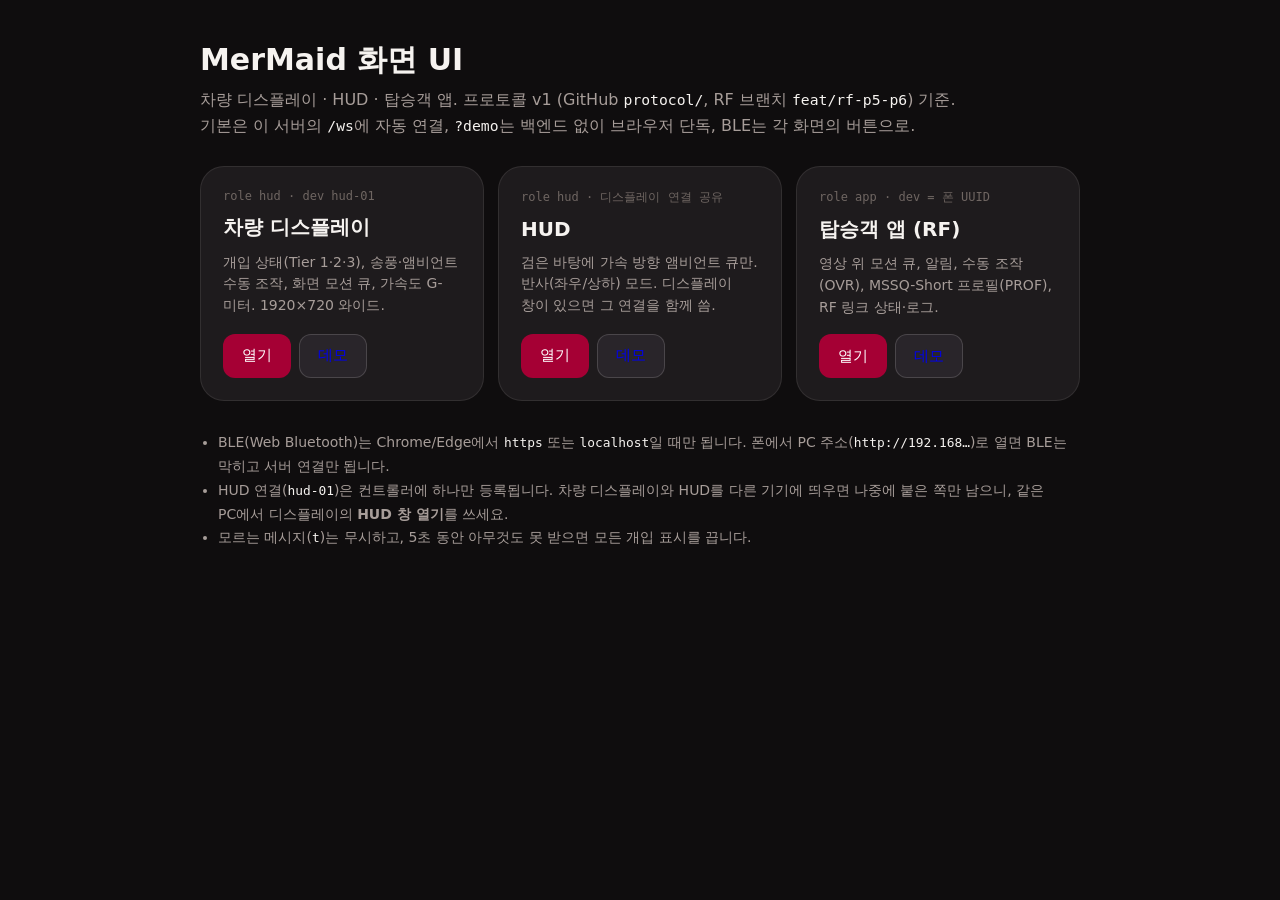
<file: apps/hud-web/index.html>
<!doctype html>
<html lang="ko">
<head>
  <meta charset="utf-8">
  <meta name="viewport" content="width=device-width, initial-scale=1">
  <title>MerMaid 화면 UI</title>
  <link rel="stylesheet" href="css/common.css">
  <style>
    body { padding: 40px 16px; }
    main { max-width: 880px; margin: 0 auto; }
    h1 { margin: 0 0 6px; font-size: 30px; }
    p.lead { color: var(--muted); margin: 0 0 28px; line-height: 1.6; }
    .cards { display: grid; grid-template-columns: repeat(auto-fit, minmax(240px, 1fr)); gap: 14px; }
    .card { background: var(--surface); border: 1px solid var(--line); border-radius: var(--r-lg); padding: 22px; display: grid; gap: 10px; }
    .card h2 { margin: 0; font-size: 20px; }
    .card p { margin: 0; color: var(--muted); font-size: 14px; line-height: 1.55; }
    .card .links { display: flex; gap: 8px; flex-wrap: wrap; margin-top: 6px; }
    .card a { text-decoration: none; }
    .role { font: 12px var(--mono); color: var(--faint); }
    ul.notes { color: var(--muted); font-size: 14px; line-height: 1.7; margin-top: 30px; padding-left: 18px; }
    code { font-family: var(--mono); font-size: 0.92em; color: var(--text); }
  </style>
</head>
<body>
  <main>
    <h1>MerMaid 화면 UI</h1>
    <p class="lead">차량 디스플레이 · HUD · 탑승객 앱. 프로토콜 v1 (GitHub <code>protocol/</code>, RF 브랜치 <code>feat/rf-p5-p6</code>) 기준.<br>
      기본은 이 서버의 <code>/ws</code>에 자동 연결, <code>?demo</code>는 백엔드 없이 브라우저 단독, BLE는 각 화면의 버튼으로.</p>
    <div class="cards">
      <section class="card"><span class="role">role hud · dev hud-01</span><h2>차량 디스플레이</h2>
        <p>개입 상태(Tier 1·2·3), 송풍·앰비언트 수동 조작, 화면 모션 큐, 가속도 G-미터. 1920×720 와이드.</p>
        <div class="links"><a class="btn primary" href="display.html">열기</a><a class="btn" href="display.html?demo">데모</a></div></section>
      <section class="card"><span class="role">role hud · 디스플레이 연결 공유</span><h2>HUD</h2>
        <p>검은 바탕에 가속 방향 앰비언트 큐만. 반사(좌우/상하) 모드. 디스플레이 창이 있으면 그 연결을 함께 씀.</p>
        <div class="links"><a class="btn primary" href="hud.html">열기</a><a class="btn" href="hud.html?demo">데모</a></div></section>
      <section class="card"><span class="role">role app · dev = 폰 UUID</span><h2>탑승객 앱 (RF)</h2>
        <p>영상 위 모션 큐, 알림, 수동 조작(OVR), MSSQ-Short 프로필(PROF), RF 링크 상태·로그.</p>
        <div class="links"><a class="btn primary" href="app.html">열기</a><a class="btn" href="app.html?demo">데모</a></div></section>
    </div>
    <ul class="notes">
      <li>BLE(Web Bluetooth)는 Chrome/Edge에서 <code>https</code> 또는 <code>localhost</code>일 때만 됩니다. 폰에서 PC 주소(<code>http://192.168…</code>)로 열면 BLE는 막히고 서버 연결만 됩니다.</li>
      <li>HUD 연결(<code>hud-01</code>)은 컨트롤러에 하나만 등록됩니다. 차량 디스플레이와 HUD를 다른 기기에 띄우면 나중에 붙은 쪽만 남으니, 같은 PC에서 디스플레이의 <b>HUD 창 열기</b>를 쓰세요.</li>
      <li>모르는 메시지(<code>t</code>)는 무시하고, 5초 동안 아무것도 못 받으면 모든 개입 표시를 끕니다.</li>
    </ul>
  </main>
</body>
</html>
</file>
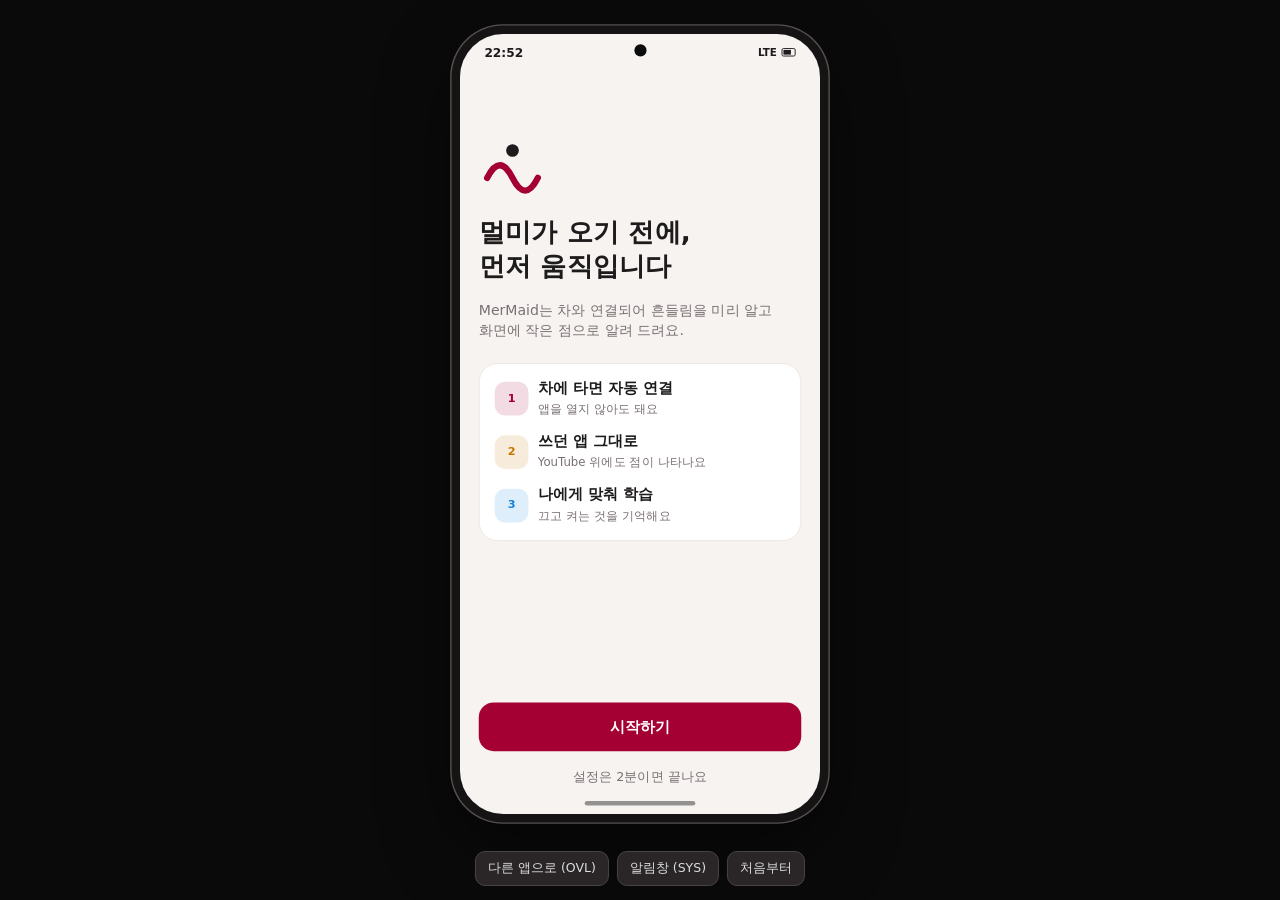
<file: apps/hud-web/app.html>
<!doctype html>
<html lang="ko">
<head>
  <meta charset="utf-8">
  <meta name="viewport" content="width=device-width, initial-scale=1, viewport-fit=cover">
  <meta name="theme-color" content="#f6f3f0">
  <title>MerMaid 탑승객 앱</title>
  <link rel="stylesheet" href="css/app.css">
</head>
<body>
<!-- 화면정의서 MM-UI-001 v0.1과 같은 화면 (Galaxy S22+ 384 × 832 dp). 웹 시연판: 타 앱 위 오버레이·알림창은 시뮬레이션 -->
<div class="vp"><div class="stage" id="stage">
  <div class="ph" id="ph">
    <div class="hole"></div>
    <div class="sb"><span id="clock">9:41</span><span class="ic"><span id="sbBt"></span> LTE <i></i></span></div>

    <!-- APP-01 시작 -->
    <section class="screen scr" id="s-welcome" style="padding-top:70px; gap:18px">
      <svg viewBox="0 0 64 64" width="72" height="72" style="flex:none"><path d="M8 44c8-16 16-16 24 0s16 16 24 0" fill="none" stroke="#a50034" stroke-width="6" stroke-linecap="round"/><circle cx="32" cy="18" r="6" fill="#1e1b1d"/></svg>
      <div class="h1" style="font-size:28px">멀미가 오기 전에,<br>먼저 움직입니다</div>
      <div class="mut" style="font-size:15px">MerMaid는 차와 연결되어 흔들림을 미리 알고 화면에 작은 점으로 알려 드려요.</div>
      <div class="card" style="display:grid; gap:14px; margin-top:6px">
        <div class="row" style="justify-content:flex-start"><span class="tdot" style="--c:#a50034">1</span><div class="lbl"><b>차에 타면 자동 연결</b><span>앱을 열지 않아도 돼요</span></div></div>
        <div class="row" style="justify-content:flex-start"><span class="tdot" style="--c:#c77700">2</span><div class="lbl"><b>쓰던 앱 그대로</b><span>YouTube 위에도 점이 나타나요</span></div></div>
        <div class="row" style="justify-content:flex-start"><span class="tdot" style="--c:#1683d8">3</span><div class="lbl"><b>나에게 맞춰 학습</b><span>끄고 켜는 것을 기억해요</span></div></div>
      </div>
      <div style="flex:1"></div>
      <button class="btnm" data-go="perms">시작하기</button>
      <div class="mut" style="text-align:center">설정은 2분이면 끝나요</div>
    </section>

    <!-- APP-02 권한 안내 -->
    <section class="screen scr" id="s-perms">
      <div class="step" id="permStep"><i></i><i></i><i></i><i></i></div>
      <div class="mut" id="permCount">1 / 4 단계</div>
      <div class="h1" id="permTitle"></div>
      <div class="preview" id="permPreview"><div class="pv"></div><canvas data-mini="5"></canvas></div>
      <div class="mut" id="permWhy"></div>
      <div id="permList" style="display:grid; gap:12px; flex:none"></div>
      <div style="flex:1"></div>
      <button class="btnm" id="permBtn">허용하기</button>
      <button class="link" id="permSkip">나중에 할게요</button>
    </section>

    <!-- APP-03a 차량 등록 + 시스템 기기 선택 창 -->
    <section class="screen scr" id="s-register">
      <div class="h1" style="margin-top:14px">차에 연결하기</div>
      <div class="mut">차 안의 MerMaid 장치(MSAgent)를 찾고 있어요. 차에 시동이 걸려 있어야 해요.</div>
      <div class="card"><b style="font-size:15.5px">처음 한 번만 등록하면</b><div class="mut" style="margin-top:4px">다음부터는 차에 타면 자동으로 연결돼요. 기기 선택 창은 Android가 띄우는 화면이에요.</div></div>
      <div class="mut" id="regError" style="color:var(--bad)" hidden></div>
      <div style="flex:1"></div>
      <button class="btnm" id="regFind">차 찾기</button>
      <button class="link" id="regLater">나중에 등록할게요</button>
    </section>
    <div class="dim" id="regDim" hidden></div>
    <div class="sheet" id="regSheet" hidden>
      <div style="text-align:center; font-size:17px; font-weight:700">MerMaid에서 관리할 기기를 선택하세요</div>
      <div class="mut" style="text-align:center; font-size:12.5px">이 앱은 기기가 근처에 있을 때 자동으로 연결하고, 백그라운드에서 실행될 수 있습니다.</div>
      <div id="regDevs" style="display:grid; gap:4px"></div>
      <div class="acts"><button id="regCancel">취소</button><button id="regAllow">허용</button></div>
    </div>

    <!-- APP-03b 등록 완료 -->
    <section class="screen scr" id="s-registered" style="padding-top:80px; gap:16px">
      <div style="width:110px; height:110px; border-radius:34px; background:#e3f3ec; display:grid; place-items:center; font-size:54px; color:#1f9d68; flex:none">✓</div>
      <div class="h1"><span id="regName">MSAgent</span><br>등록했어요</div>
      <div class="mut" style="font-size:15px">다음부터는 <b style="color:#1e1b1d">차에 타면 자동으로 연결</b>돼요. 앱을 열 필요가 없어요.</div>
      <div class="card" style="display:grid; gap:10px">
        <div class="row"><span class="mut">페어링</span><b class="ok" id="regPair">암호화 완료</b></div>
        <div class="row"><span class="mut">자동 연결</span><button class="sw on" id="regAuto" role="switch" aria-label="자동 연결"></button></div>
        <div class="row"><span class="mut">내 기기 ID</span><b style="font-size:13px" id="regDev">—</b></div>
      </div>
      <div style="flex:1"></div>
      <button class="btnm" id="regNext">다음: 멀미 프로필</button>
    </section>

    <!-- APP-04a MSSQ-Short 설문 -->
    <section class="screen scr" id="s-survey" style="gap:10px">
      <div class="row"><button class="back" id="svBack">←</button><button class="mut" id="svSkip">건너뛰기</button></div>
      <div class="h2">탈것마다 얼마나 자주<br>멀미를 느꼈나요?</div>
      <div class="seg" id="svTab"><button class="on" data-sec="0">어릴 때 (12세 전)</button><button data-sec="1">최근 10년</button></div>
      <div class="optlbl"><span>없음</span><span>전혀</span><span>가끔</span><span>때때로</span><span>자주</span></div>
      <div id="svRows" style="display:grid; gap:10px; flex:none"></div>
      <div style="flex:1"></div>
      <div class="row card" style="padding:12px 16px"><div class="lbl"><span id="svCount">응답 0 / 18</span><b id="svScore">지금 점수 0.0</b></div><button class="btnm sm" id="svNext">다음</button></div>
    </section>

    <!-- APP-04b 결과 -->
    <section class="screen scr" id="s-result" style="gap:16px">
      <div class="h1" style="margin-top:20px">내 멀미 프로필</div>
      <div class="card" style="display:grid; justify-items:center; gap:6px; padding:24px">
        <svg width="150" height="150" viewBox="0 0 150 150"><circle cx="75" cy="75" r="62" fill="none" stroke="#ece6e1" stroke-width="14"/><circle id="rsArc" cx="75" cy="75" r="62" fill="none" stroke="#a50034" stroke-width="14" stroke-linecap="round" stroke-dasharray="0 390" transform="rotate(-90 75 75)"/><text id="rsScore" x="75" y="78" text-anchor="middle" font-size="34" font-weight="800" fill="#1e1b1d">0.0</text><text x="75" y="102" text-anchor="middle" font-size="13" fill="#7a7074">/ 54</text></svg>
        <b style="font-size:17px" id="rsSens">민감도 1.00</b>
        <span class="tag" id="rsLabel">보통</span>
      </div>
      <div class="mut" style="font-size:14px">이 값은 차량 컨트롤러로 보내져 <b style="color:#1e1b1d">언제 개입할지</b> 판단하는 데 쓰여요. 주행 중 끄고 켜는 기록에 따라 조금씩 바뀌어요.</div>
      <div class="card" style="display:grid; gap:8px; font-size:13px">
        <div class="row"><span class="mut">어릴 때 (A)</span><b id="rsA">0.0</b></div>
        <div class="row"><span class="mut">최근 10년 (B)</span><b id="rsB">0.0</b></div>
        <div class="row"><span class="mut">컨트롤러 저장값</span><b id="rsCtrl">—</b></div>
      </div>
      <div style="flex:1"></div>
      <button class="btnm" id="rsSave">저장하고 시작하기</button>
      <button class="btnm ghost" id="rsRedo">다시 하기</button>
    </section>

    <!-- APP-05 홈 -->
    <section class="screen scr" id="s-home">
      <div class="apbar"><div class="logo"><svg viewBox="0 0 32 32" width="24" height="24"><path d="M4 22c4-8 8-8 12 0s8 8 12 0" fill="none" stroke="#a50034" stroke-width="3.4" stroke-linecap="round"/><circle cx="16" cy="9" r="3.4" fill="#1e1b1d"/></svg>MerMaid</div><button class="chipm" id="homeChip" data-go="diag"><span class="d"></span><span>연결됨</span></button></div>
      <div id="homeCard"></div>
      <div class="sect">지금 차 안</div>
      <div class="card tiers" id="tiers" style="padding:4px 16px">
        <div class="row"><span class="tdot" style="--c:#1683d8">T1</span><div class="lbl"><b>송풍</b><span id="tv1">차 안 공용 · 꺼짐</span></div><button class="sw" id="sw1" style="--c:#1683d8" role="switch" aria-label="송풍"></button></div>
        <div class="row"><span class="tdot" style="--c:#d61f69">T2</span><div class="lbl"><b>앰비언트 빛</b><span id="tv2">차 안 공용 · 꺼짐</span></div><button class="sw" id="sw2" style="--c:#d61f69" role="switch" aria-label="앰비언트 빛"></button></div>
        <div class="row"><span class="tdot" style="--c:#c77700">T3</span><div class="lbl"><b>내 화면 모션 큐</b><span id="tv3">이 폰에만 · 꺼짐</span></div><button class="sw" id="sw3" style="--c:#c77700" role="switch" aria-label="내 화면 모션 큐"></button></div>
      </div>
      <div class="mut" style="font-size:12.5px">켜진 지 30초 안에 끄면 다음부터 덜 켜져요. 꺼진 큐를 직접 켜면 민감도를 올려요.</div>
      <button class="card row" style="padding:12px 16px; text-align:left" data-go="survey"><div class="lbl"><b>멀미 프로필</b><span id="homeProf">아직 설문 전</span></div><span class="mut">›</span></button>
      <div class="row" style="justify-content:space-around; font-size:13px; color:#4a4346; margin-top:auto; flex:none"><button data-go="settings">⚙ 설정</button><button data-go="diag">⌁ RF 진단</button></div>
    </section>

    <!-- APP-06 설정 -->
    <section class="screen scr" id="s-settings" style="gap:10px">
      <div class="row" style="justify-content:flex-start; gap:12px"><button class="back" data-go="home">←</button><div class="h2">설정</div></div>
      <div class="sect">모션 큐</div>
      <div class="card" style="display:grid; gap:14px">
        <div class="preview sm"><div class="pv"></div><canvas data-mini="3"></canvas></div>
        <div><div class="row"><b style="font-size:14px">움직임 크기</b><span class="mut" id="stGainV">중</span></div>
          <div class="seg" id="stGain" style="--n:3; margin-top:8px"><button data-v="16">약</button><button data-v="24" class="on">중</button><button data-v="32">강</button></div></div>
        <div><div class="row"><b style="font-size:14px">진하기</b><span class="mut" id="stAlphaV">0.8 (최대)</span></div>
          <input class="range" id="stAlpha" type="range" min="0.3" max="0.8" step="0.05" value="0.8" aria-label="진하기"></div>
        <div class="row"><b style="font-size:14px">점 색</b><div style="display:flex; gap:8px"><button class="colordot on" id="stWhite" style="background:#fff" aria-label="흰색"></button><button class="colordot" id="stAmber" style="background:#ffb547" aria-label="앰버"></button></div></div>
        <div class="row"><b style="font-size:14px">시작 안내 표시</b><button class="sw on" id="stPill" role="switch" aria-label="시작 안내 표시"></button></div>
      </div>
      <div class="sect">연결</div>
      <div class="card" style="display:grid; gap:12px">
        <div class="row"><b style="font-size:14px">차에 타면 자동 연결</b><button class="sw on" id="stAuto" role="switch" aria-label="자동 연결"></button></div>
        <div class="row" id="stCarRow"><div class="lbl"><b style="font-size:14px" id="stCar">MSAgent</b><span>등록된 차량</span></div><button class="tag" id="stUnreg">해제</button></div>
      </div>
      <div class="sect">기타</div>
      <div class="card" style="display:grid; gap:10px; font-size:14px">
        <button class="row" data-go="survey"><span>멀미 프로필 다시 하기</span><span class="mut">›</span></button>
        <button class="row" data-go="perms"><span>권한 상태</span><span class="ok" id="stPerm">모두 허용</span></button>
        <div class="row"><span>버전 · 기기 ID</span><span class="mut" id="stVer">0.2.0 · —</span></div>
      </div>
    </section>

    <!-- APP-07 RF 진단 -->
    <section class="screen scr" id="s-diag" style="gap:12px">
      <div class="row" style="justify-content:flex-start; gap:12px"><button class="back" data-go="home">←</button><div class="h2">RF 진단</div></div>
      <div class="card row" style="gap:16px">
        <svg width="104" height="104" viewBox="0 0 120 120" style="flex:none"><circle cx="60" cy="60" r="50" fill="none" stroke="#ece6e1" stroke-width="10"/><circle id="dgArc" cx="60" cy="60" r="50" fill="none" stroke="#1f9d68" stroke-width="10" stroke-linecap="round" stroke-dasharray="0 314" transform="rotate(-90 60 60)"/><text id="dgAge" x="60" y="62" text-anchor="middle" font-size="22" font-weight="800" fill="#1e1b1d">—</text><text x="60" y="82" text-anchor="middle" font-size="11" fill="#7a7074">마지막 수신</text></svg>
        <dl class="kvm">
          <dt>상태</dt><dd id="dgState">대기</dd>
          <dt>브리지</dt><dd id="dgName">—</dd>
          <dt>방식</dt><dd id="dgKind">—</dd>
          <dt>MTU</dt><dd id="dgMtu">—</dd>
          <dt>HB 보냄/받음</dt><dd id="dgHb">—</dd>
          <dt>SCR</dt><dd id="dgScr">—</dd>
        </dl>
      </div>
      <div class="row" style="gap:8px"><button class="btnm sm ghost" style="flex:1" id="dgRe">다시 연결</button><button class="btnm sm ghost" style="flex:1" id="dgClear">로그 지우기</button></div>
      <div class="row" style="gap:8px"><button class="btnm sm ghost" style="flex:1" id="dgDemo">데모 모드</button><button class="btnm sm ghost" style="flex:1" id="dgDrop">끊김 재현</button></div>
      <div class="logm" id="dgLog"></div>
      <div class="mut" style="font-size:12px">로그는 이 폰에만 저장되고 밖으로 보내지 않아요. 최근 300줄.</div>
    </section>

    <!-- OVL-01 타 앱 사용 중 (시뮬레이션) -->
    <section class="screen app2" id="s-app2">
      <div class="vplayer"><div class="prog"><i></i></div><button class="fs" id="toLand" aria-label="전체 화면">⛶</button></div>
      <div class="vmeta"><div class="bar w" style="width:88%"></div><div class="bar w" style="width:60%"></div><div class="bar" style="width:40%; margin-top:6px"></div>
        <div style="display:flex; gap:8px; margin-top:8px"><div class="bar" style="width:70px; height:30px; border-radius:15px"></div><div class="bar" style="width:70px; height:30px; border-radius:15px"></div><div class="bar" style="width:70px; height:30px; border-radius:15px"></div></div></div>
      <div class="vlist">
        <div class="vitem"><div class="th a"></div><div><div class="bar w"></div><div class="bar" style="width:70%"></div></div></div>
        <div class="vitem"><div class="th b"></div><div><div class="bar w"></div><div class="bar" style="width:60%"></div></div></div>
        <div class="vitem"><div class="th c"></div><div><div class="bar w"></div><div class="bar" style="width:75%"></div></div></div>
      </div>
    </section>
    <!-- OVL-02 가로 전체 화면 -->
    <section class="screen app2" id="s-land"><div class="landvid"><div class="sun"></div><button class="fs" id="toPort" aria-label="전체 화면 끝내기">⛶</button></div></section>

    <canvas class="cue" id="cue"></canvas>
    <div class="pill" id="pill" style="opacity:0">모션 큐 시작</div>
    <div class="pullhint" id="pull" title="알림창 내리기" hidden></div>

    <!-- SYS-01 알림창 (시뮬레이션) -->
    <div class="shade" id="shade">
      <div class="head"><span id="shDate">11월 17일 (월)</span><span>⚙</span></div>
      <div class="qs">
        <div class="qt on"><b>⌔</b>Wi-Fi</div><div class="qt on"><b>ᛒ</b>블루투스</div><div class="qt"><b>◐</b>소리</div>
        <button class="qt" id="qsCue"><b>⁘</b>모션 큐<small id="qsCueSub">꺼짐</small></button>
        <div class="qt"><b>✈</b>비행기</div><div class="qt"><b>⟳</b>자동 회전</div><div class="qt"><b>☾</b>방해 금지</div><div class="qt"><b>⚡</b>절전</div>
      </div>
      <div class="bright"></div>
      <div class="noti" id="noti">
        <div class="app"><i></i><span id="notiApp">MerMaid · 차량과 연결됨</span></div>
        <b id="notiTitle">차량과 연결됨</b>
        <span style="font-size:13px; color:#555" id="notiText">편안한 주행이에요</span>
        <div class="acts"><button id="notiCue">모션 큐 켜기</button><button id="notiOpen">앱 열기</button></div>
      </div>
      <button class="close" id="shadeClose" aria-label="알림창 닫기"></button>
    </div>

    <div class="gbar"></div>
  </div>
</div></div>

<div class="tools" id="tools">
  <button id="tApp2">다른 앱으로 (OVL)</button>
  <button id="tShade">알림창 (SYS)</button>
  <button id="tReset">처음부터</button>
</div>
<script type="module" src="js/app.js"></script>
</body>
</html>
</file>
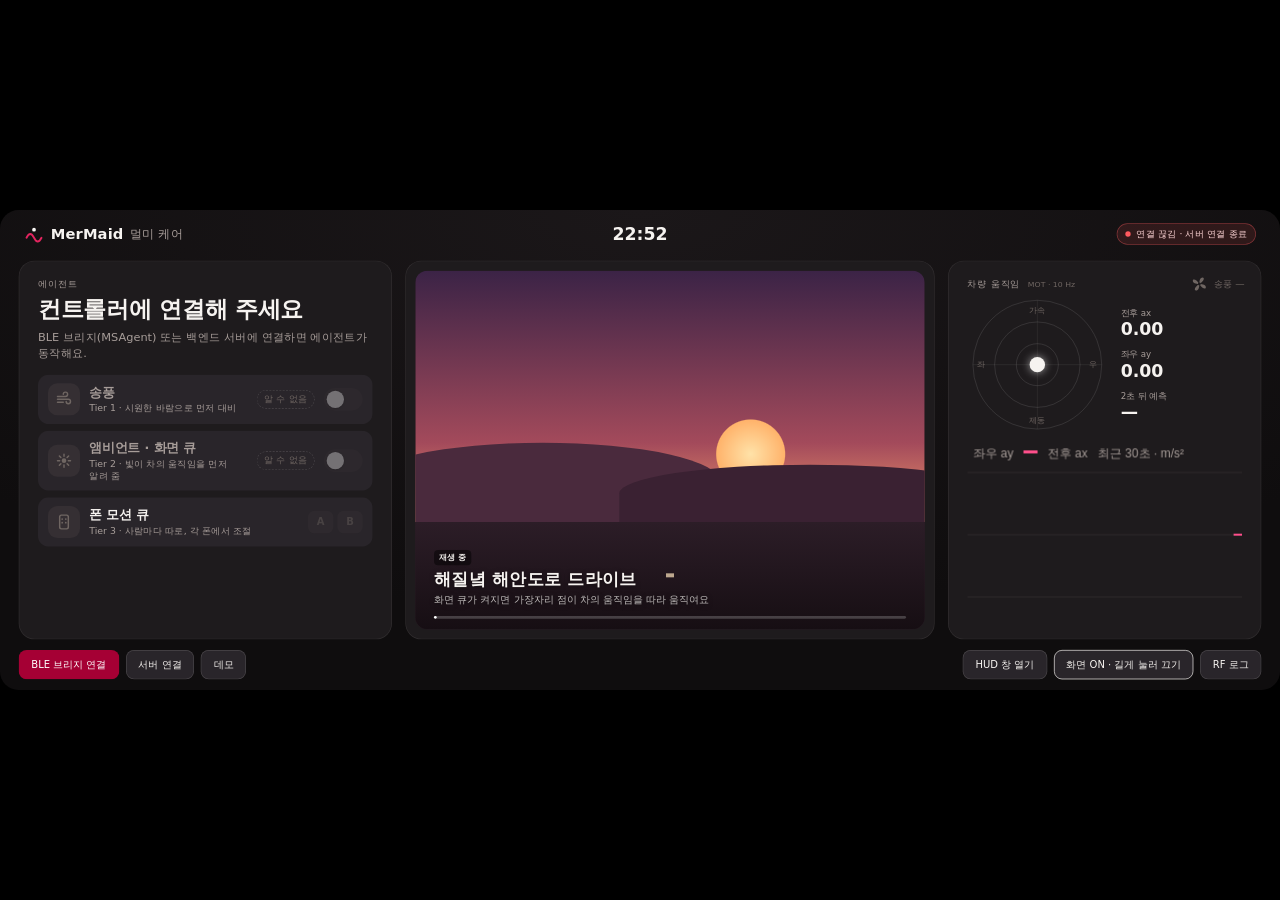
<file: apps/hud-web/display.html>
<!doctype html>
<html lang="ko">
<head>
  <meta charset="utf-8">
  <meta name="viewport" content="width=device-width, initial-scale=1">
  <title>MerMaid 차량 디스플레이</title>
  <link rel="stylesheet" href="css/common.css">
  <link rel="stylesheet" href="css/display.css">
</head>
<body>
  <!-- 1920×720 고정 무대를 화면 크기에 맞춰 축소/확대 (차량 와이드 디스플레이 비율) -->
  <div class="stage" id="stage">
    <div class="glow glow-l" id="glowL"></div>
    <div class="glow glow-r" id="glowR"></div>

    <header class="top">
      <div class="brand">
        <svg viewBox="0 0 32 32" width="30" height="30" aria-hidden="true"><path d="M4 22c4-8 8-8 12 0s8 8 12 0" fill="none" stroke="var(--brand-hi)" stroke-width="3" stroke-linecap="round"/><circle cx="16" cy="9" r="3" fill="var(--text)"/></svg>
        <span>MerMaid</span><em>멀미 케어</em>
      </div>
      <div class="clock num" id="clock">--:--</div>
      <div class="top-right">
        <span class="chip num" id="speed" hidden>0 km/h</span>
        <span class="chip" id="linkChip" data-s="idle"><span class="dot"></span><span id="linkText">연결 안 됨</span></span>
      </div>
    </header>

    <main class="grid">
      <!-- 왼쪽: 에이전트 상태 + 개입 3단계 -->
      <section class="panel agent">
        <p class="eyebrow">에이전트</p>
        <h1 id="headline">편안한 주행이에요</h1>
        <p class="sub" id="subline">흔들림이 쌓이면 멀미가 오기 전에 먼저 움직여요.</p>

        <ul class="tiers">
          <li class="tier" data-tier="1" id="tier1" style="--c: var(--t1)">
            <span class="ic"><svg viewBox="0 0 24 24" aria-hidden="true"><path d="M3 8h11a3 3 0 1 0-3-3M3 12h15a3 3 0 1 1-3 3M3 16h8" fill="none" stroke="currentColor" stroke-width="2" stroke-linecap="round"/></svg></span>
            <div class="tx"><b>송풍</b><small>Tier 1 · 시원한 바람으로 먼저 대비</small></div>
            <span class="pill" id="pill1">꺼짐</span>
            <button class="switch" role="switch" aria-checked="false" aria-label="송풍 수동 켜기/끄기" id="sw1" style="--sw: var(--t1)"></button>
          </li>
          <li class="tier" data-tier="2" id="tier2" style="--c: var(--t2)">
            <span class="ic"><svg viewBox="0 0 24 24" aria-hidden="true"><path d="M12 3v3M12 18v3M3 12h3M18 12h3M5.6 5.6l2.1 2.1M16.3 16.3l2.1 2.1M5.6 18.4l2.1-2.1M16.3 7.7l2.1-2.1" stroke="currentColor" stroke-width="2" stroke-linecap="round"/><circle cx="12" cy="12" r="3.2" fill="currentColor"/></svg></span>
            <div class="tx"><b>앰비언트 · 화면 큐</b><small>Tier 2 · 빛이 차의 움직임을 먼저 알려 줌</small></div>
            <span class="pill" id="pill2">꺼짐</span>
            <button class="switch" role="switch" aria-checked="false" aria-label="앰비언트 수동 켜기/끄기" id="sw2" style="--sw: var(--t2)"></button>
          </li>
          <li class="tier" data-tier="3" id="tier3" style="--c: var(--t3)">
            <span class="ic"><svg viewBox="0 0 24 24" aria-hidden="true"><rect x="6" y="2.5" width="12" height="19" rx="2.5" fill="none" stroke="currentColor" stroke-width="2"/><circle cx="9.5" cy="8" r="1.2" fill="currentColor"/><circle cx="14.5" cy="8" r="1.2" fill="currentColor"/><circle cx="9.5" cy="13" r="1.2" fill="currentColor"/><circle cx="14.5" cy="13" r="1.2" fill="currentColor"/></svg></span>
            <div class="tx"><b>폰 모션 큐</b><small>Tier 3 · 사람마다 따로, 각 폰에서 조절</small></div>
            <div class="seats" id="seats"><span class="seat" data-seat="A">A</span><span class="seat" data-seat="B">B</span></div>
          </li>
        </ul>

        <div class="ticker" id="ticker" hidden><span class="tag" id="tickTag">ACT</span><span id="tickText"></span></div>
      </section>

      <!-- 가운데: 콘텐츠 + 화면 모션 큐 -->
      <section class="panel media">
        <div class="media-view" id="mediaView">
          <div class="scenery" aria-hidden="true"><div class="sun"></div><div class="hill h1"></div><div class="hill h2"></div><div class="road"></div></div>
          <canvas class="dots" id="dots"></canvas>
          <div class="media-meta">
            <span class="live">재생 중</span>
            <b>해질녘 해안도로 드라이브</b>
            <small>화면 큐가 켜지면 가장자리 점이 차의 움직임을 따라 움직여요</small>
          </div>
          <div class="media-bar"><i id="mediaProg"></i></div>
        </div>
      </section>

      <!-- 오른쪽: 차량 움직임 (MOT) -->
      <section class="panel motion">
        <p class="eyebrow">차량 움직임 <small>MOT · 10 Hz</small></p>
        <div class="gmeter">
          <svg viewBox="-100 -100 200 200" aria-label="가속도 방향">
            <circle r="92" class="ring"/><circle r="61" class="ring"/><circle r="30" class="ring"/>
            <line x1="-92" x2="92" class="axis"/><line y1="-92" y2="92" class="axis"/>
            <text y="-74" class="lbl">가속</text><text y="84" class="lbl">제동</text>
            <text x="-80" y="4" class="lbl">좌</text><text x="80" y="4" class="lbl">우</text>
            <circle r="9" class="ghost" id="gGhost"/>
            <circle r="11" class="ball" id="gBall"/>
          </svg>
        </div>
        <div class="readout num">
          <div><small>전후 ax</small><b id="vAx">0.00</b></div>
          <div><small>좌우 ay</small><b id="vAy">0.00</b></div>
          <div><small>2초 뒤 예측</small><b id="vPred">—</b></div>
        </div>
        <canvas class="spark" id="spark"></canvas>
        <div class="fan" id="fan"><svg viewBox="0 0 40 40" aria-hidden="true"><g id="fanBlades"><path d="M20 20c0-8 2-14 7-14s3 8-7 14Zm0 0c8 0 14 2 14 7s-8 3-14-7Zm0 0c0 8-2 14-7 14s-3-8 7-14Zm0 0c-8 0-14-2-14-7s8-3 14 7Z" fill="currentColor"/></g><circle cx="20" cy="20" r="3" fill="var(--surface)"/></svg><span id="fanText">송풍 대기</span></div>
      </section>
    </main>

    <footer class="dock">
      <div class="grp">
        <button class="btn primary" id="bBle">BLE 브리지 연결</button>
        <button class="btn" id="bWs">서버 연결</button>
        <button class="btn" id="bDemo">데모</button>
      </div>
      <div class="grp">
        <button class="btn" id="bHud">HUD 창 열기</button>
        <button class="btn" id="bScr" aria-pressed="true">화면 ON</button>
        <button class="btn" id="bDrop" hidden>끊김 재현</button>
        <button class="btn" id="bLog">RF 로그</button>
      </div>
    </footer>

    <div class="safe" id="safe" hidden>
      <b>RF 연결이 끊겼어요</b>
      <span>안전을 위해 모든 개입을 껐어요 · 다시 연결되면 상태를 이어받아요</span>
    </div>
    <div class="off" id="screenOff" hidden><b>화면 꺼짐</b><span>Tier 2 게이트 닫힘 (SCR on=false) · 눌러서 켜기</span></div>

    <aside class="drawer" id="drawer" hidden>
      <header><b>RF 로그</b><span class="num" id="stat"></span><button class="btn" id="bLogClose">닫기</button></header>
      <div class="log" id="log"></div>
    </aside>
  </div>
  <script type="module" src="js/display.js"></script>
</body>
</html>
</file>
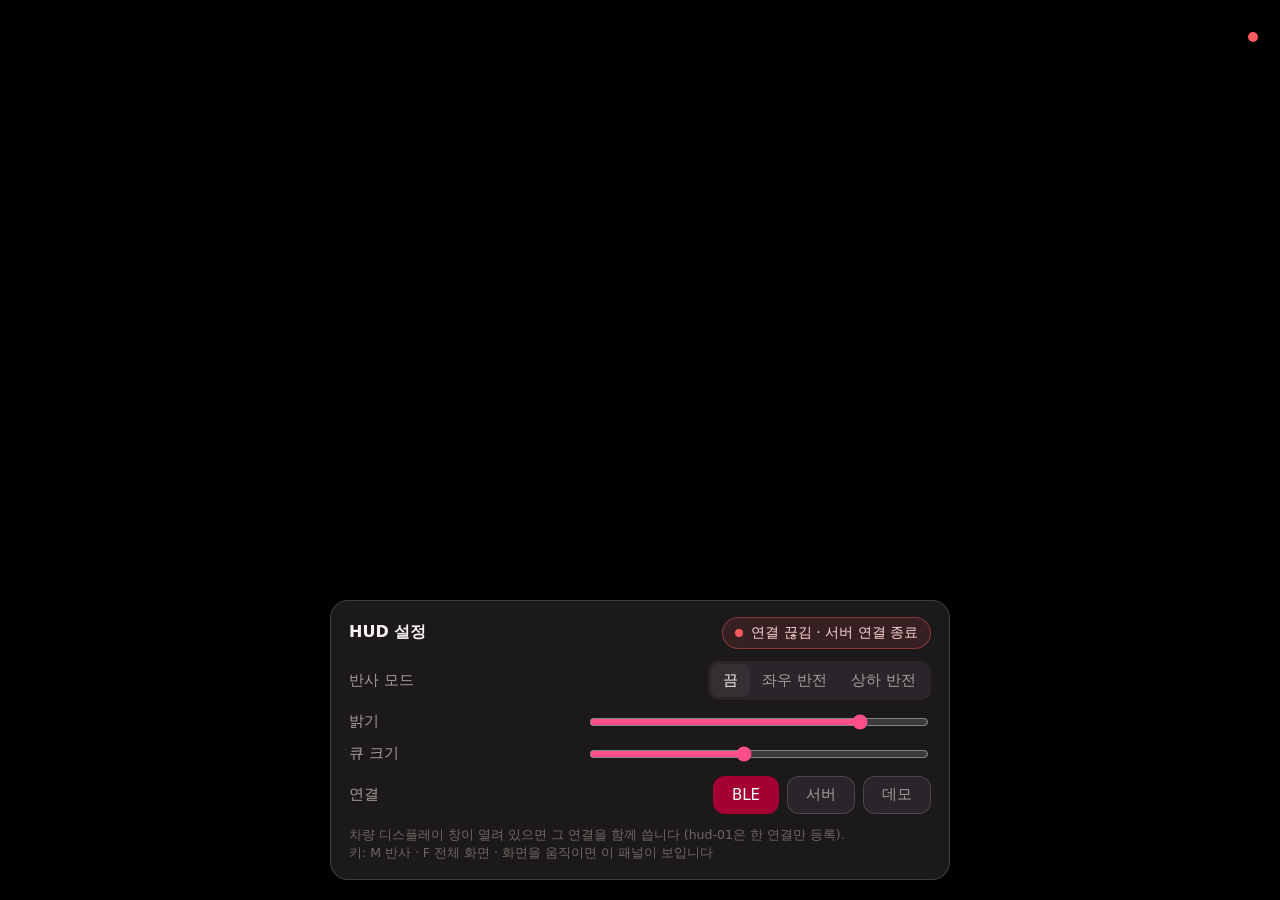
<file: apps/hud-web/hud.html>
<!doctype html>
<html lang="ko">
<head>
  <meta charset="utf-8">
  <meta name="viewport" content="width=device-width, initial-scale=1, viewport-fit=cover">
  <meta name="theme-color" content="#000000">
  <title>MerMaid HUD</title>
  <link rel="stylesheet" href="css/common.css">
  <link rel="stylesheet" href="css/hud.css">
</head>
<body>
  <!-- 반사형 HUD: 검은 바탕 + 가속 방향 앰비언트 큐만. 아크릴판·앞유리 아래에 폰/태블릿을 눕혀 반사 -->
  <div class="view" id="view">
    <canvas id="cue"></canvas>
    <div class="mini" id="mini">
      <span class="air" id="air" title="송풍 ON (Tier 1)"><svg viewBox="0 0 24 24" aria-hidden="true"><path d="M3 8h11a3 3 0 1 0-3-3M3 12h15a3 3 0 1 1-3 3M3 16h8" fill="none" stroke="currentColor" stroke-width="2.2" stroke-linecap="round"/></svg></span>
      <span class="ld" id="ld" title="RF 연결 상태"></span>
    </div>
  </div>

  <div class="panel" id="panel">
    <header><b>HUD 설정</b><span class="chip" id="linkChip" data-s="idle"><span class="dot"></span><span id="linkText">연결 안 됨</span></span></header>
    <div class="row"><span>반사 모드</span>
      <div class="seg" role="radiogroup" id="mirror">
        <button role="radio" data-v="none" aria-checked="true">끔</button>
        <button role="radio" data-v="x" aria-checked="false">좌우 반전</button>
        <button role="radio" data-v="y" aria-checked="false">상하 반전</button>
      </div>
    </div>
    <div class="row"><span>밝기</span><input type="range" id="bright" min="20" max="100" value="85"></div>
    <div class="row"><span>큐 크기</span><input type="range" id="gain" min="50" max="160" value="100"></div>
    <div class="row" id="connRow"><span>연결</span>
      <div class="btns"><button class="btn primary" id="bBle">BLE</button><button class="btn" id="bWs">서버</button><button class="btn" id="bDemo">데모</button></div>
    </div>
    <p class="hint" id="hint">차량 디스플레이 창이 열려 있으면 그 연결을 함께 씁니다 (hud-01은 한 연결만 등록).<br>키: M 반사 · F 전체 화면 · 화면을 움직이면 이 패널이 보입니다</p>
  </div>
  <script type="module" src="js/hud.js"></script>
</body>
</html>
</file>
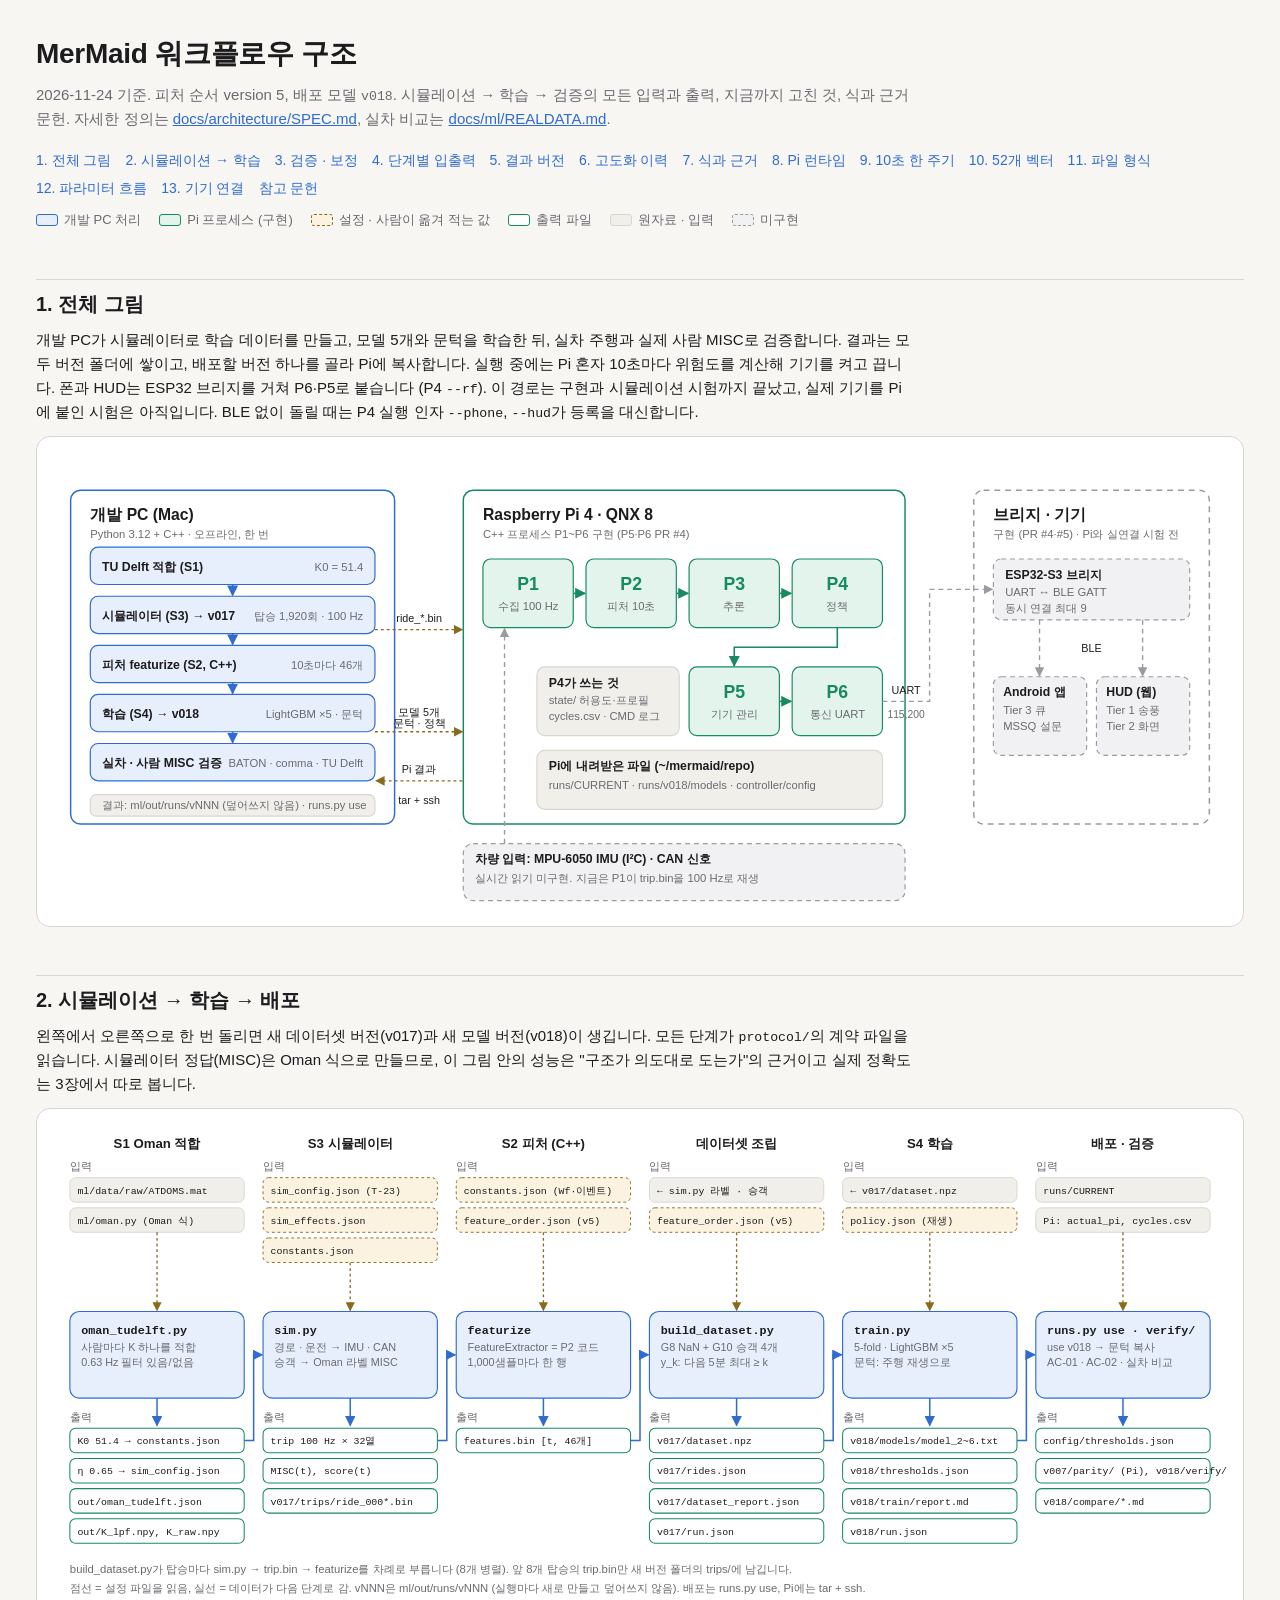
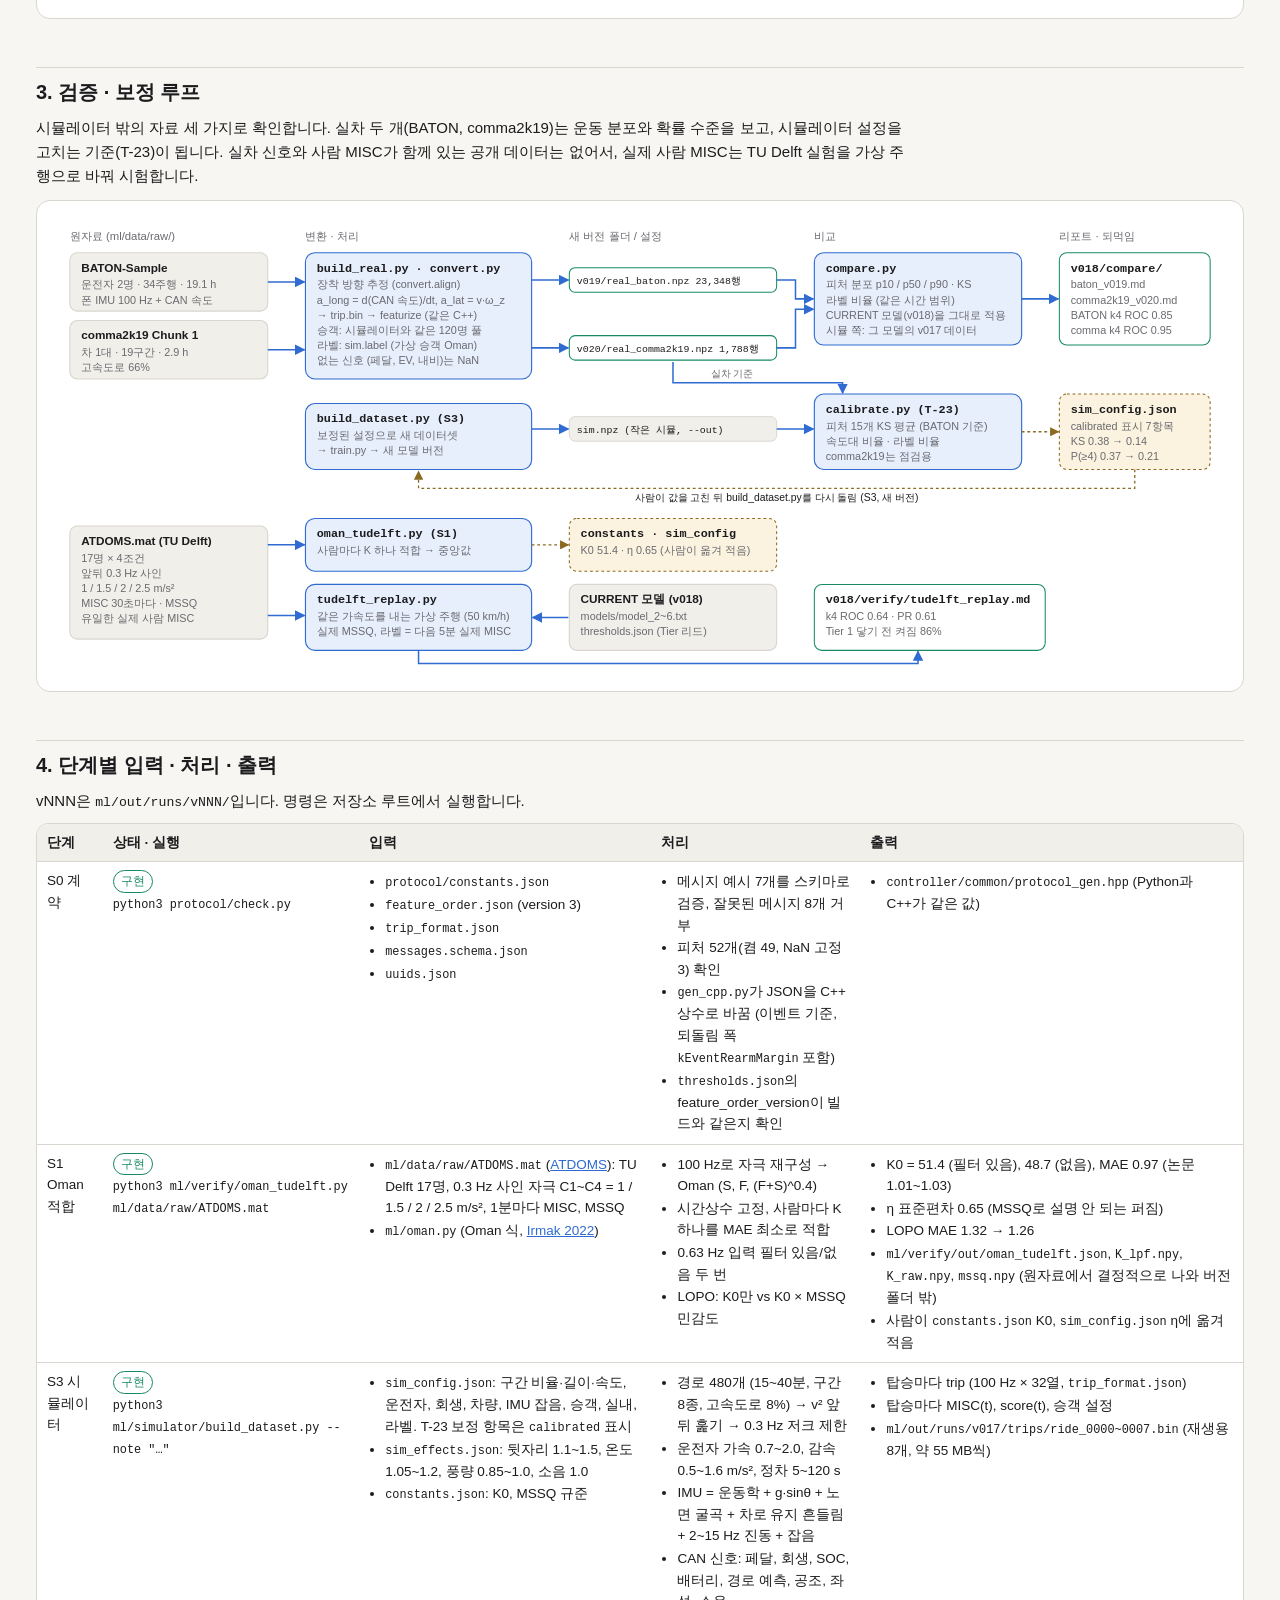
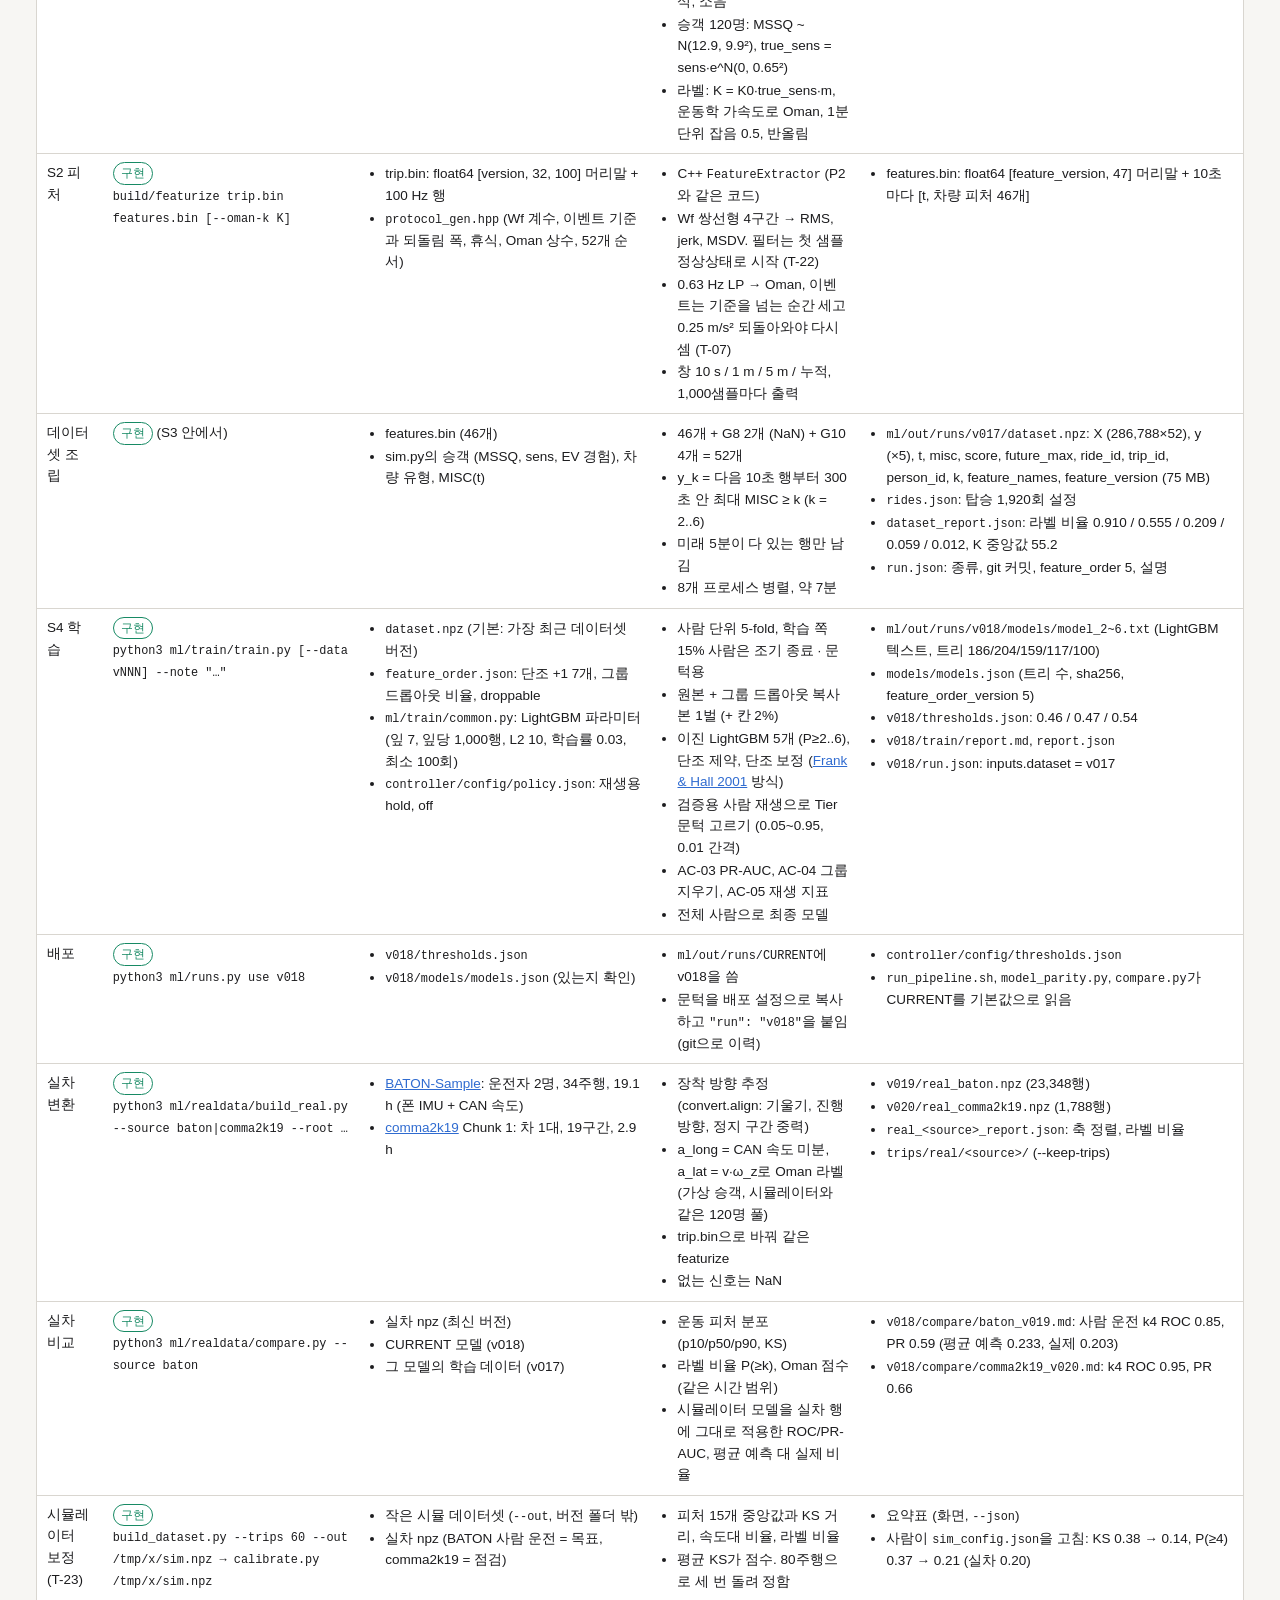
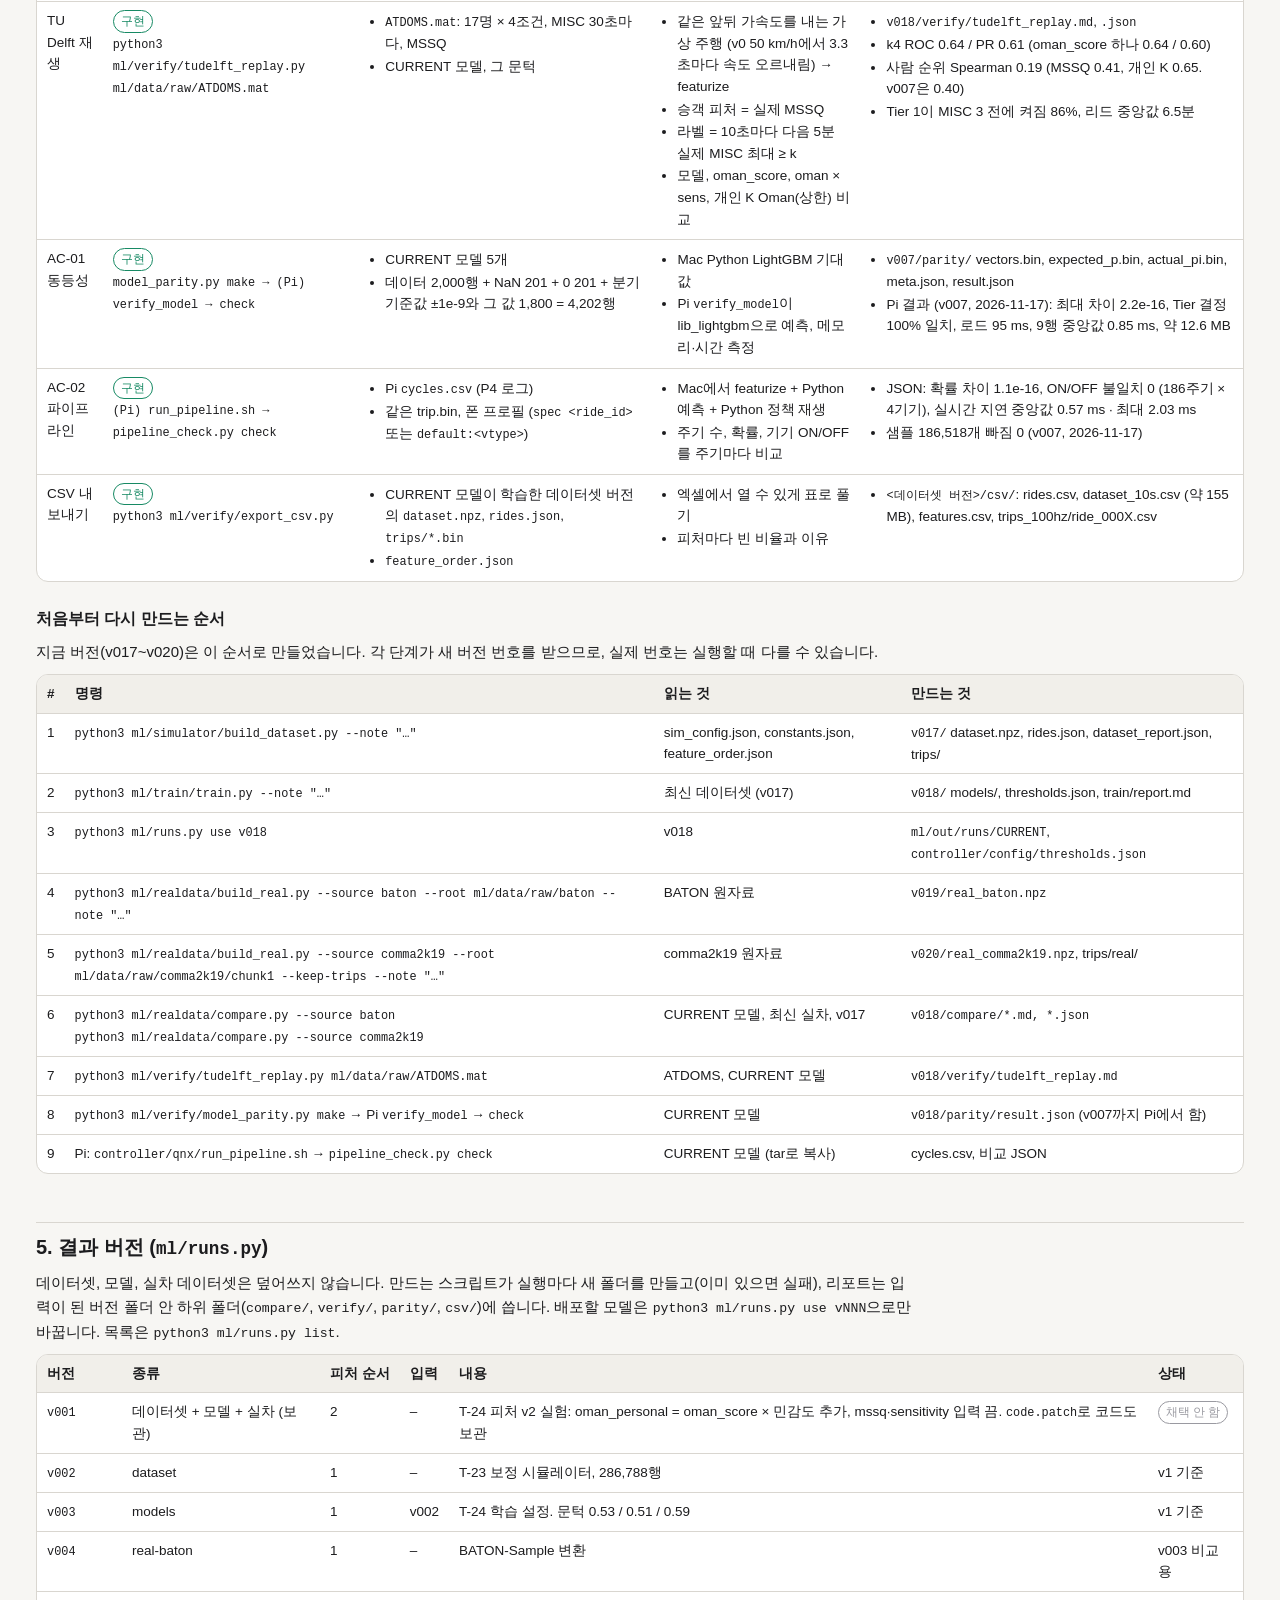
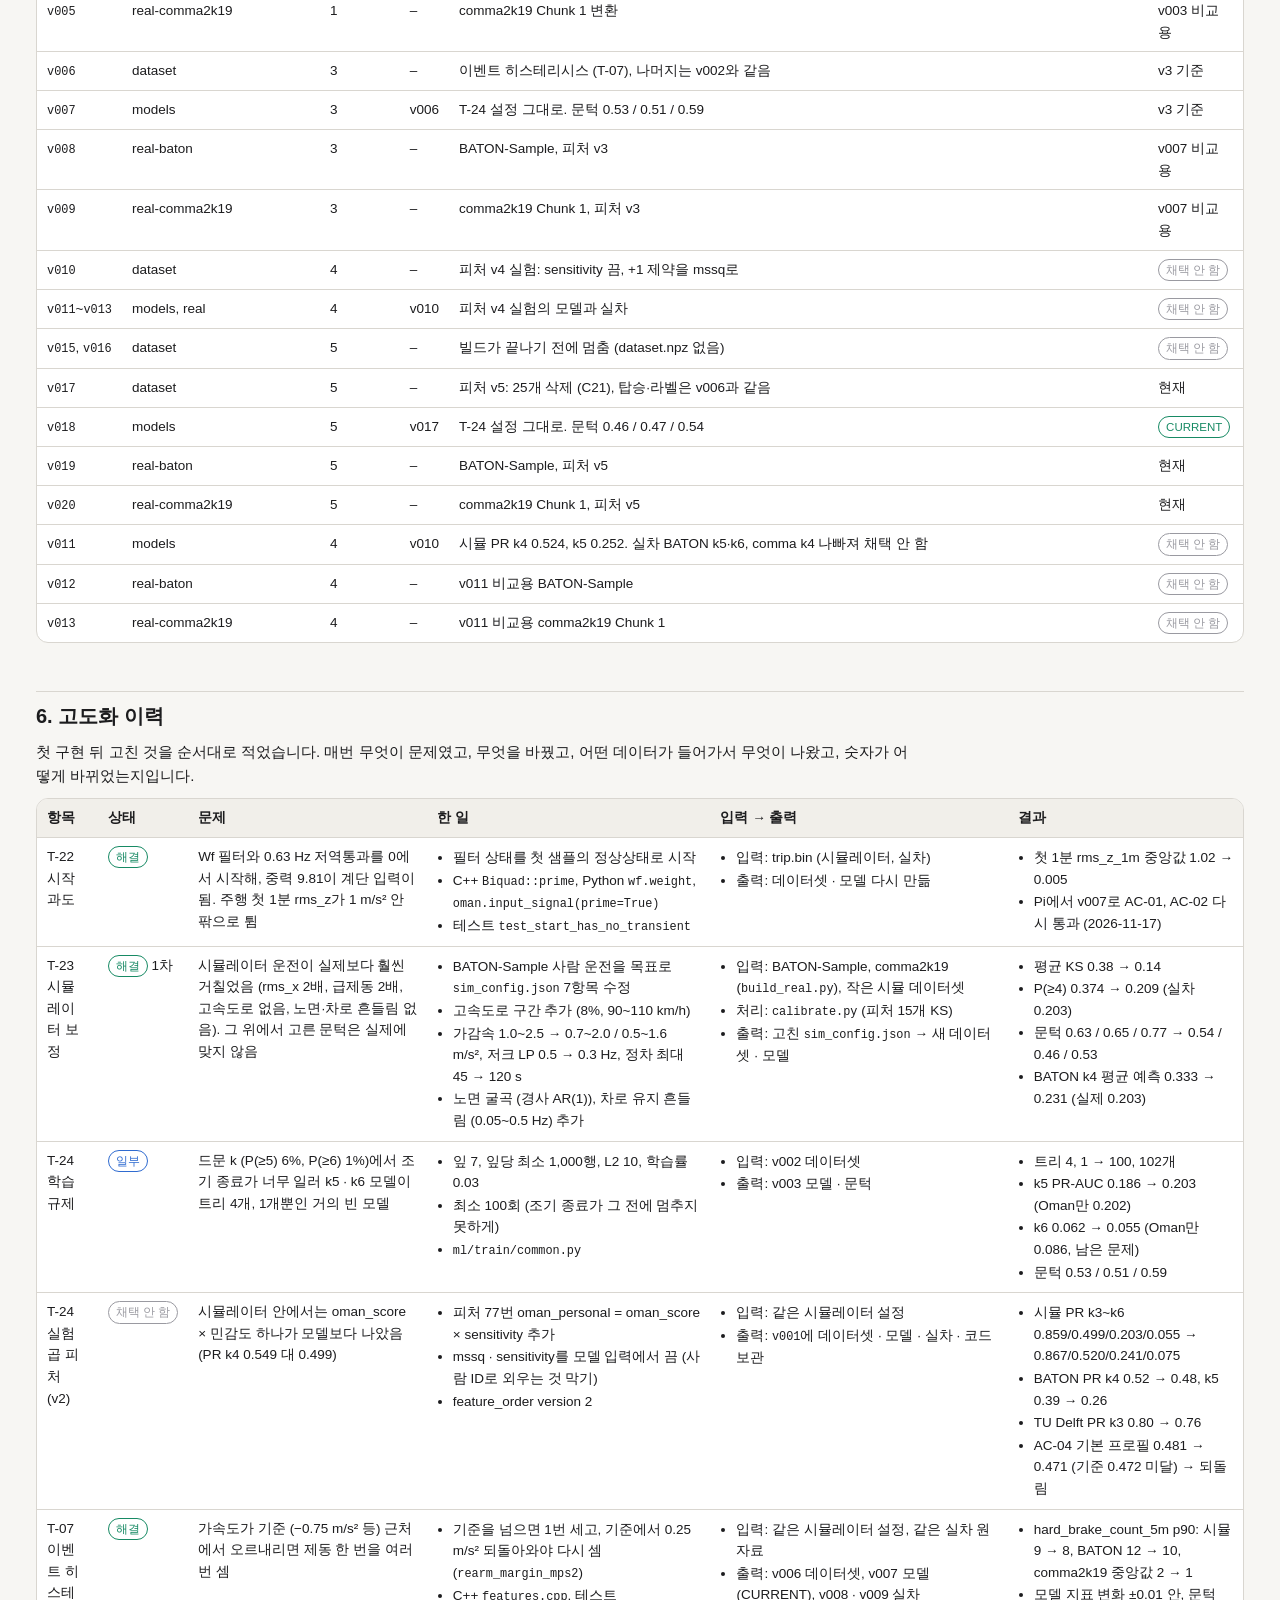
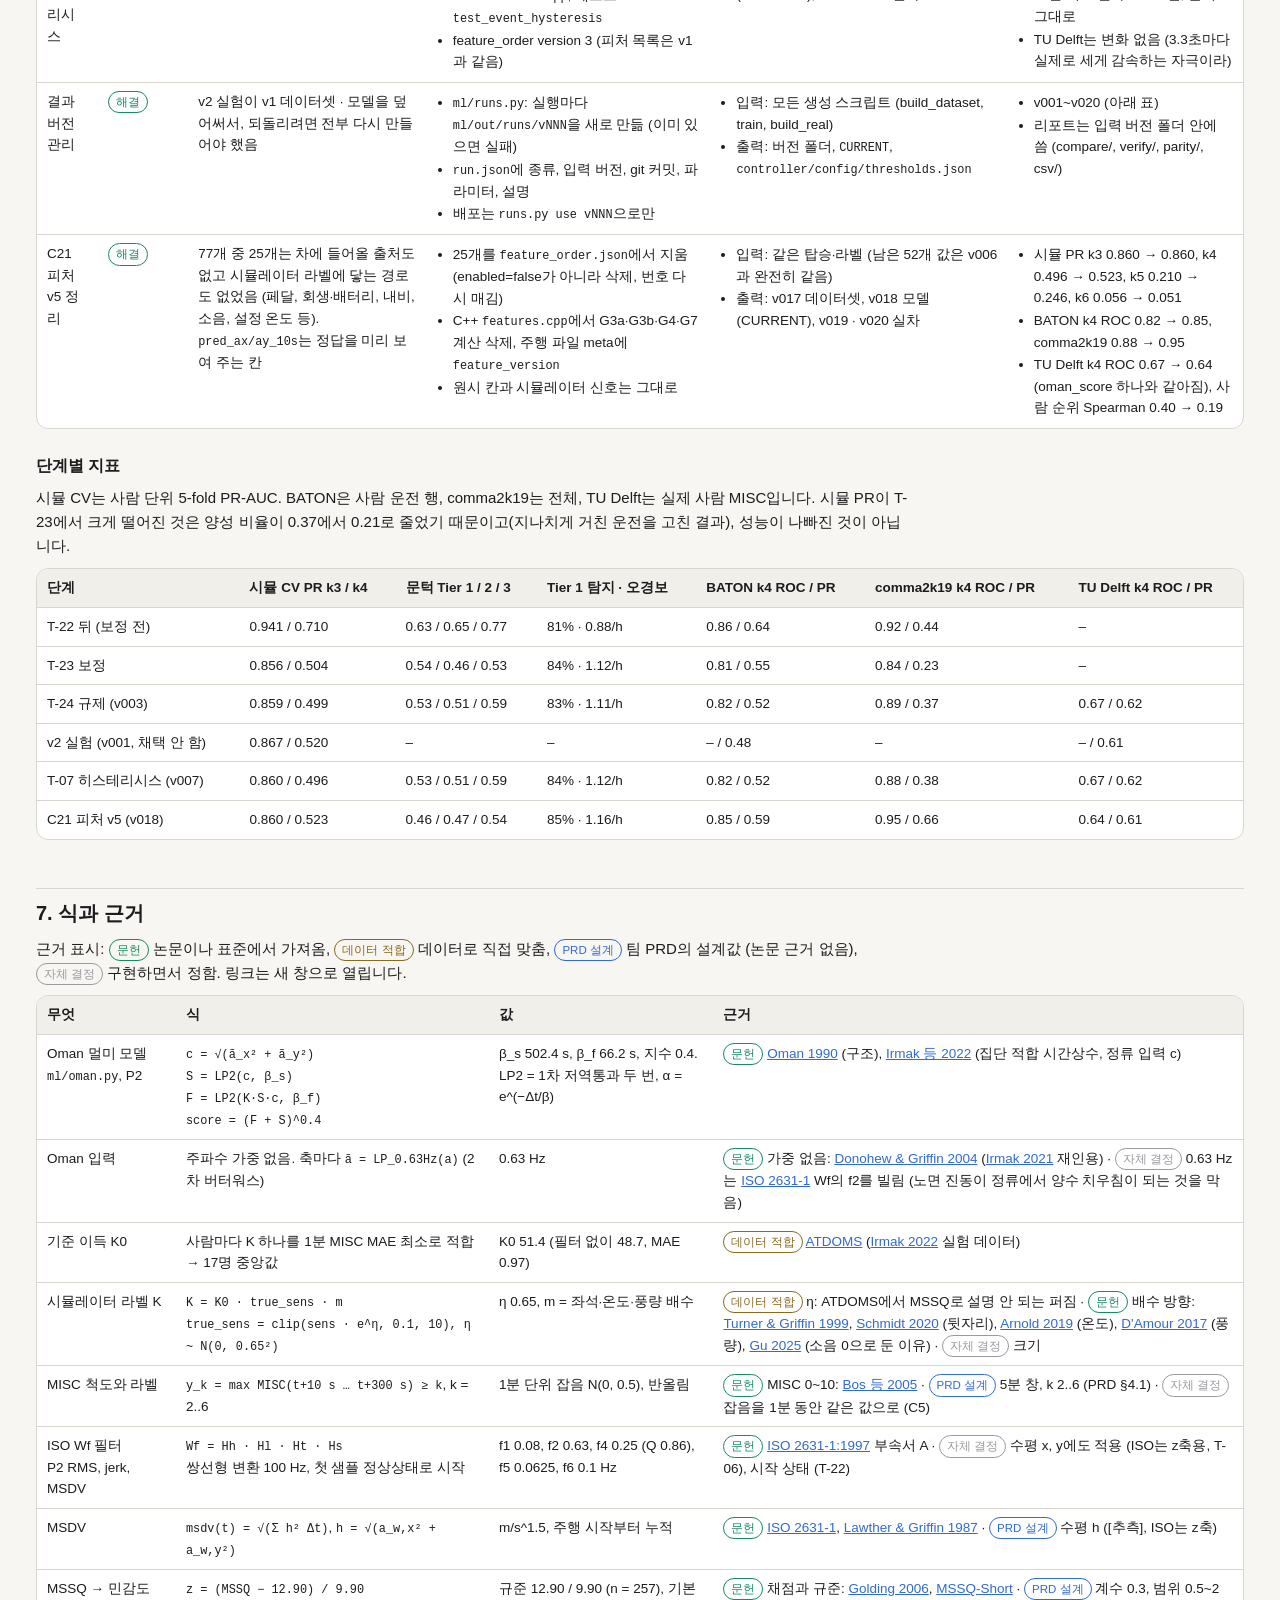
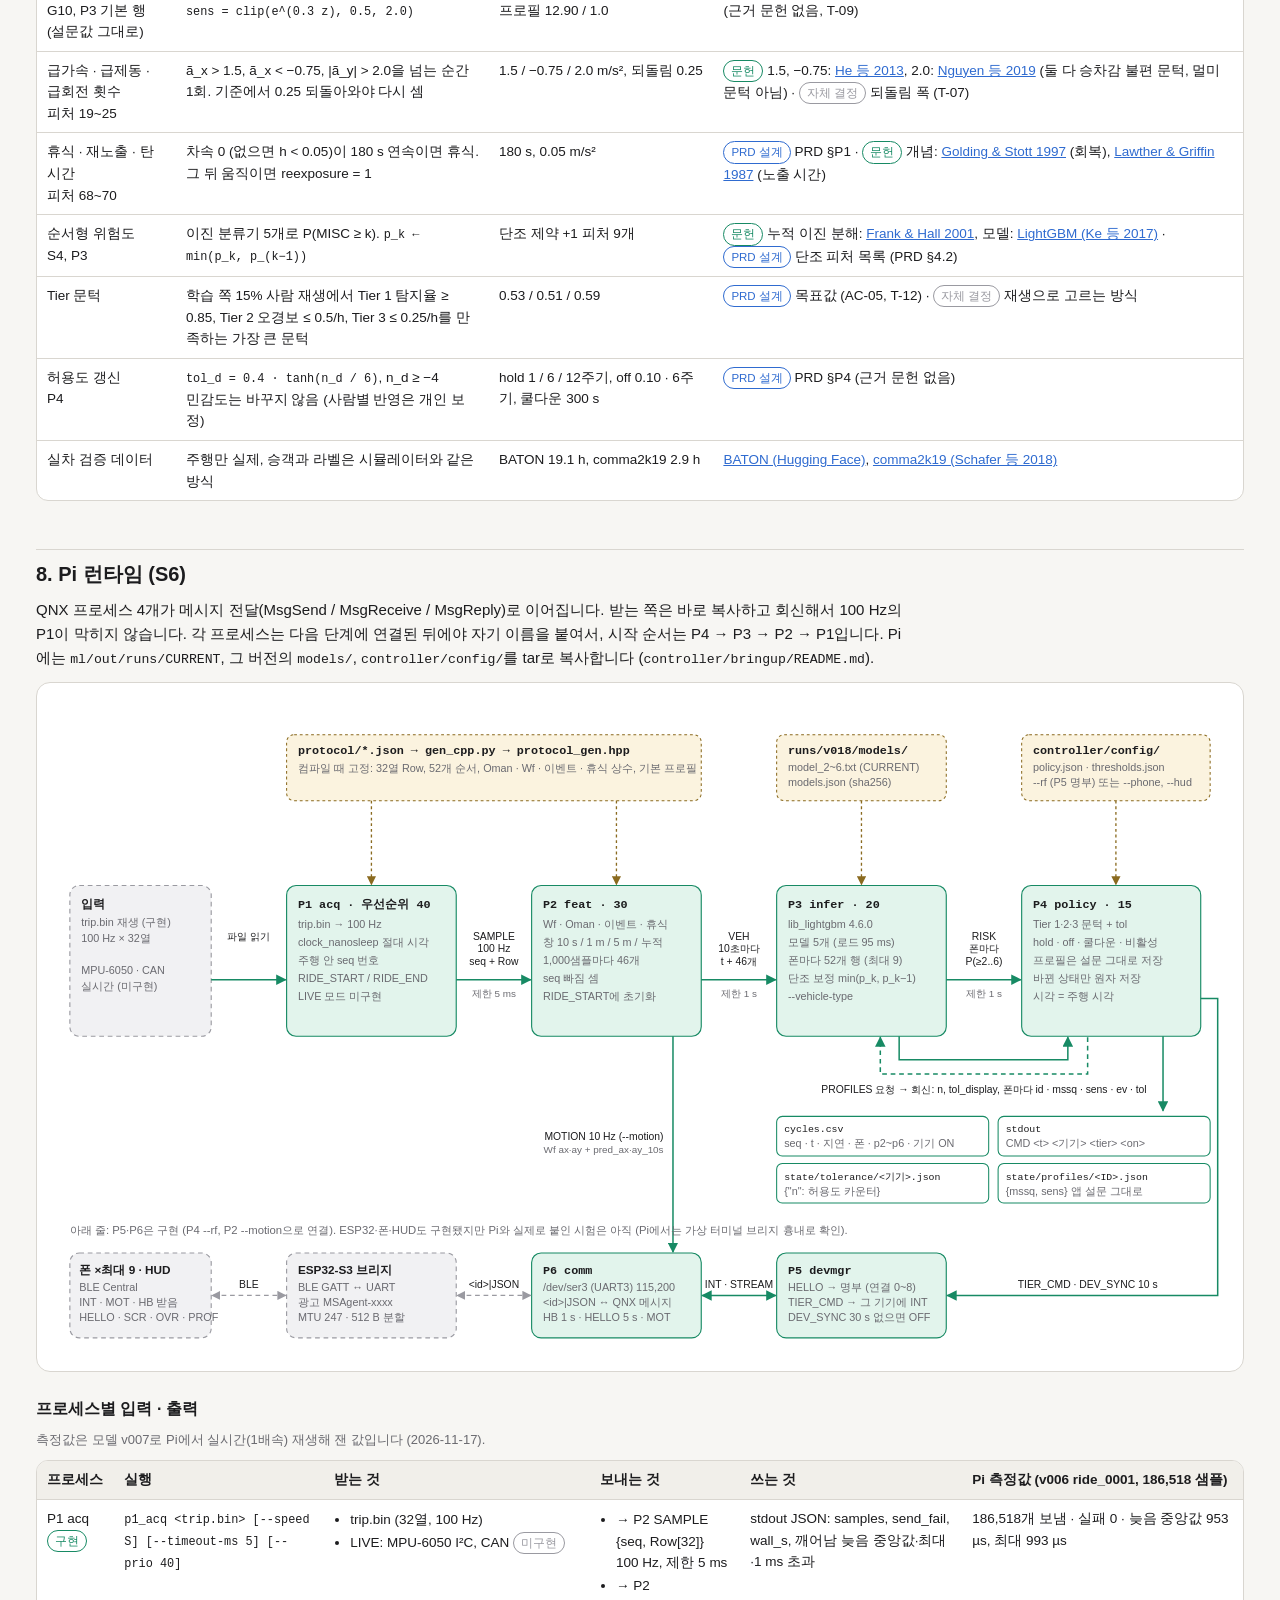
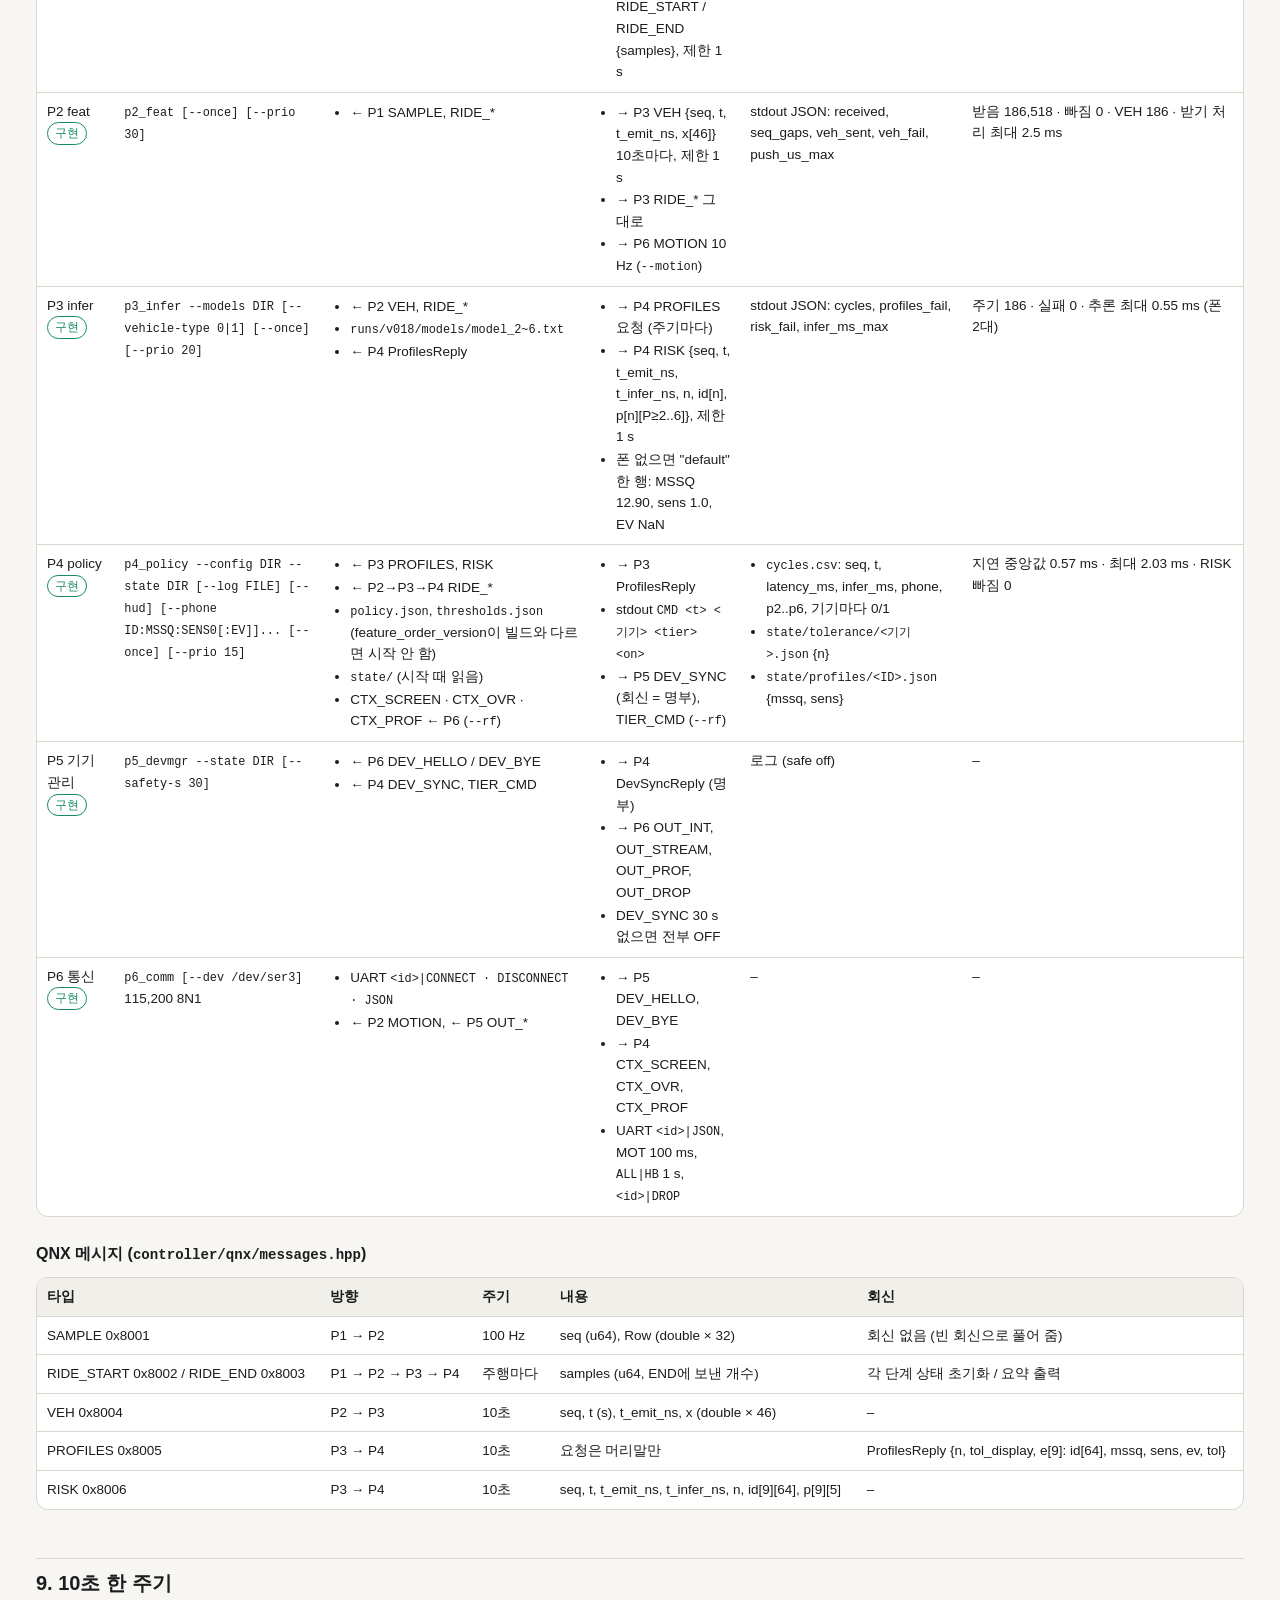
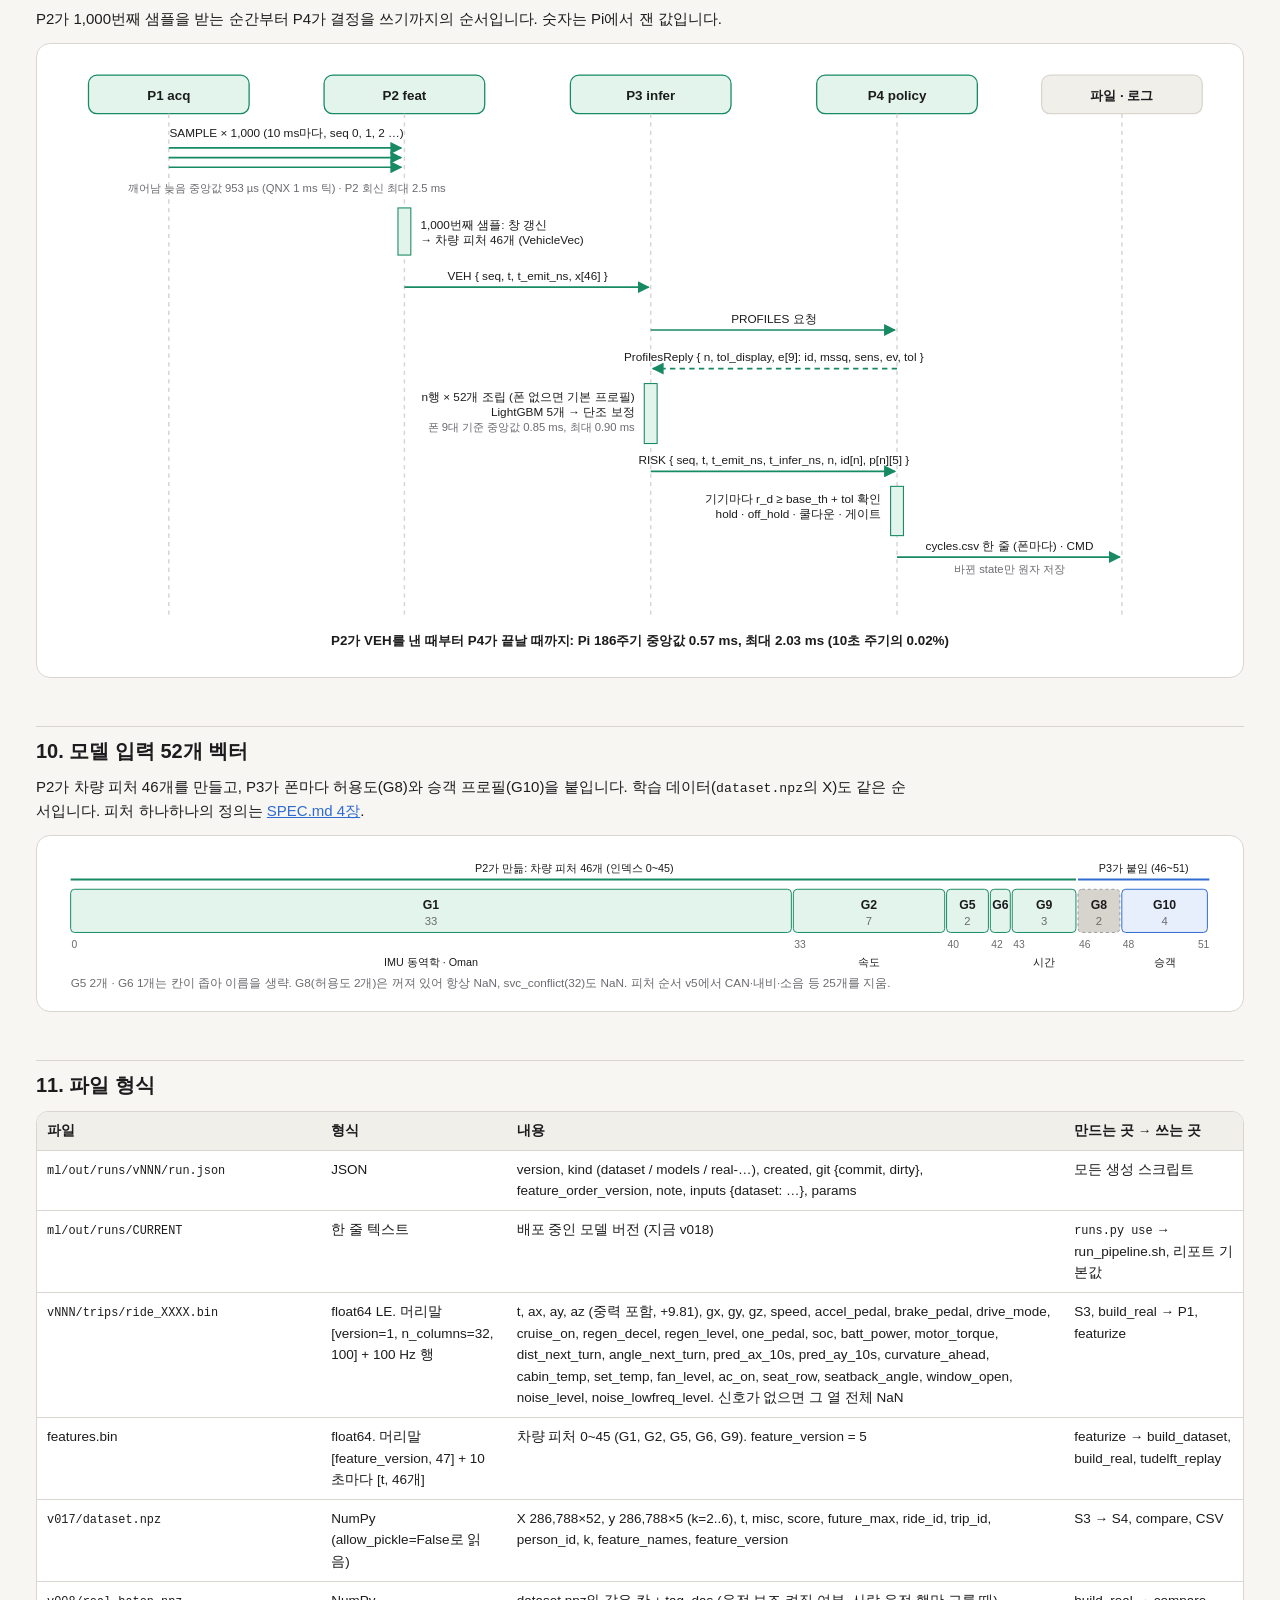
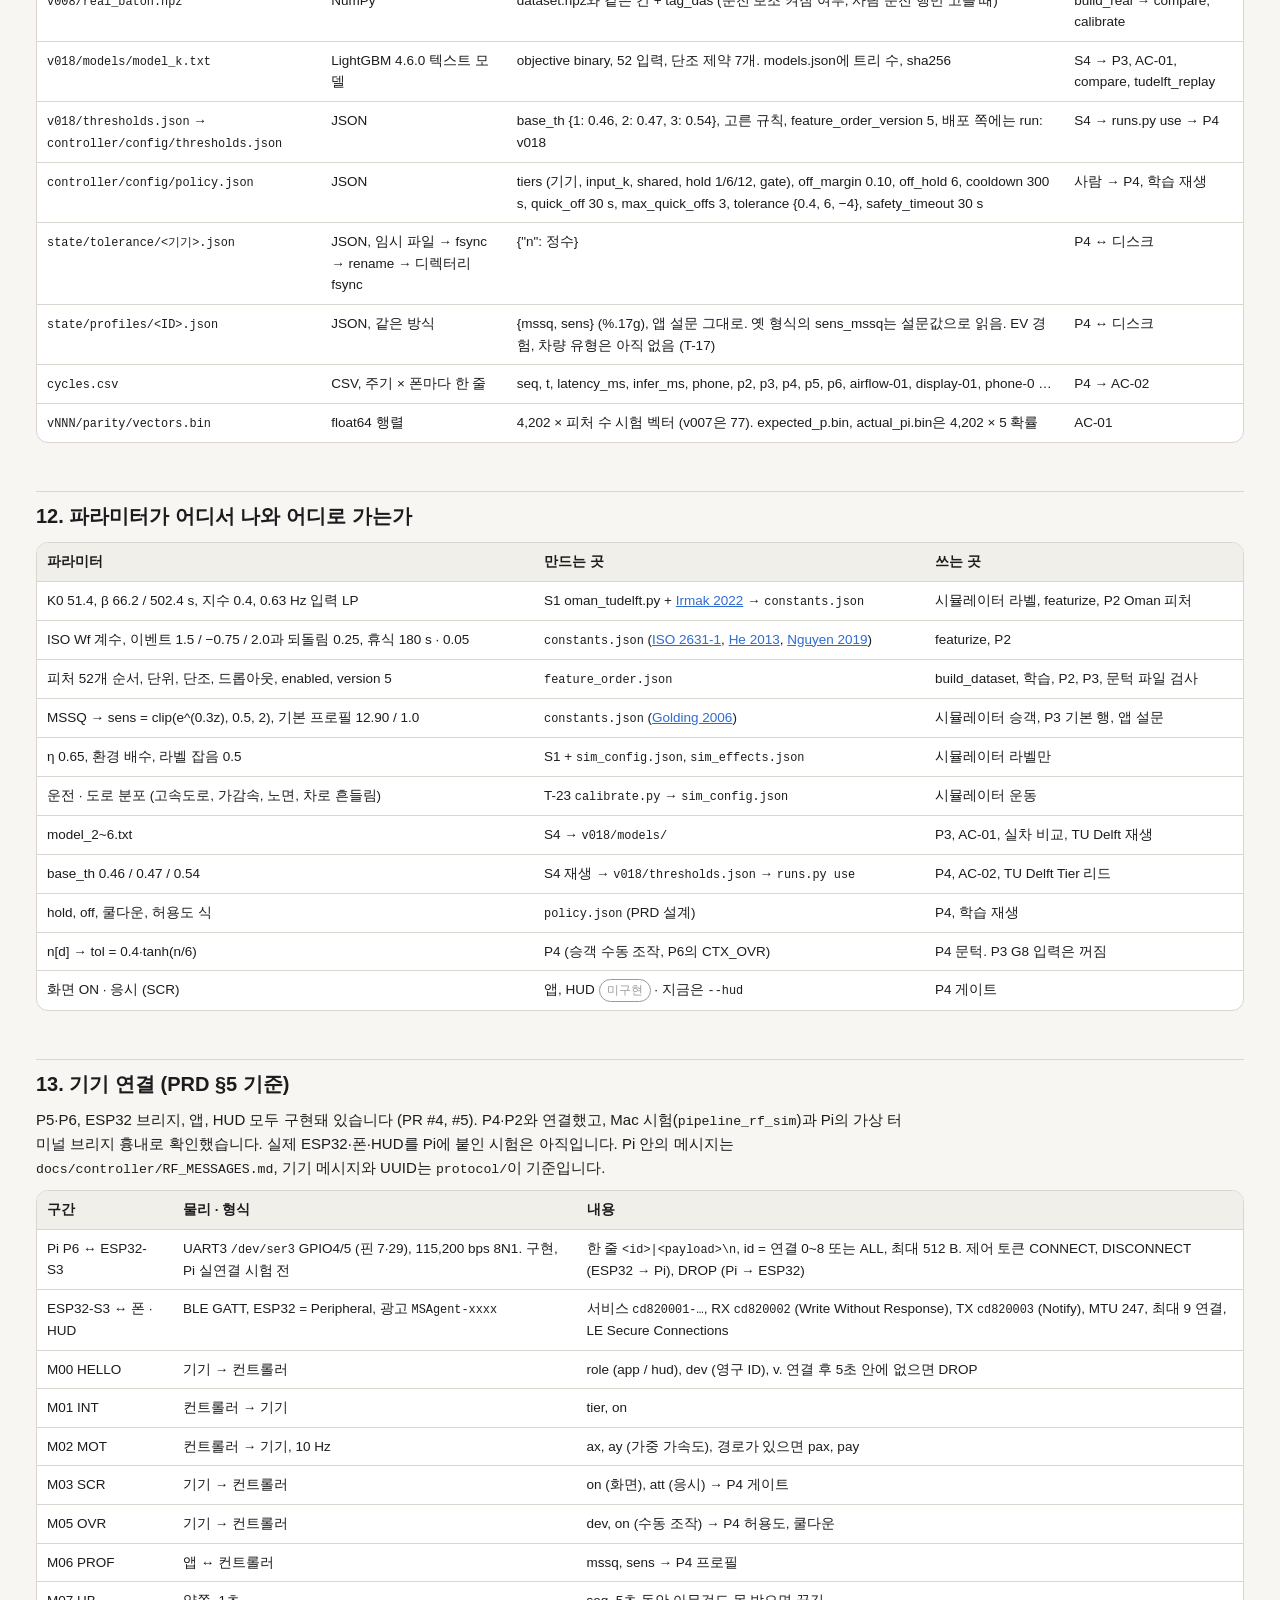
<file: docs/architecture/ARCHITECTURE.html>
<!doctype html>
<html lang="ko">
<head>
<meta charset="utf-8">
<meta name="viewport" content="width=device-width, initial-scale=1">
<title>MerMaid 워크플로우 구조</title>
<style>
:root{--bg:#f7f6f3;--card:#ffffff;--fg:#1c1c1e;--muted:#6a6a70;--line:#d9d6d0;
--pc:#2f6bd0;--pc-soft:#e7effc;--pi:#178a64;--pi-soft:#e2f4ec;--cfg:#8a6a1f;--cfg-soft:#fbf3df;
--todo:#9a9aa1;--todo-soft:#f1f1f3;--out-soft:#eef6f2;--file:#f1efea;--off:#d7d4ce}
@media (prefers-color-scheme:dark){:root:not([data-theme="light"]){--bg:#141416;--card:#1d1d20;--fg:#ececef;--muted:#a3a3aa;--line:#38383e;
--pc:#76a6ff;--pc-soft:#1b2842;--pi:#4fc99c;--pi-soft:#15302a;--cfg:#e0b75a;--cfg-soft:#2e2715;
--todo:#7c7c84;--todo-soft:#222226;--out-soft:#17282255;--file:#26262a;--off:#3a3a40}}
:root[data-theme="dark"]{--bg:#141416;--card:#1d1d20;--fg:#ececef;--muted:#a3a3aa;--line:#38383e;
--pc:#76a6ff;--pc-soft:#1b2842;--pi:#4fc99c;--pi-soft:#15302a;--cfg:#e0b75a;--cfg-soft:#2e2715;
--todo:#7c7c84;--todo-soft:#222226;--out-soft:#17282255;--file:#26262a;--off:#3a3a40}
*{box-sizing:border-box}
body{margin:0;background:var(--bg);color:var(--fg);font:15px/1.6 -apple-system,BlinkMacSystemFont,"Apple SD Gothic Neo","Pretendard","Noto Sans KR","Segoe UI",sans-serif}
main{max-width:1240px;margin:0 auto;padding:32px 16px 80px}
h1{font-size:28px;margin:0 0 6px;letter-spacing:-.01em}
h2{font-size:20px;margin:48px 0 8px;padding-top:8px;border-top:1px solid var(--line)}
h3{font-size:16px;margin:24px 0 8px}
p{margin:6px 0 10px;max-width:880px}
.sub{color:var(--muted);margin-bottom:18px}
code,.mono{font-family:ui-monospace,SFMono-Regular,Menlo,Consolas,monospace;font-size:.88em}
nav{display:flex;flex-wrap:wrap;gap:6px 14px;font-size:14px;margin:12px 0 4px}
nav a{color:var(--pc);text-decoration:none}
.legend{display:flex;flex-wrap:wrap;gap:8px 18px;font-size:13px;color:var(--muted);margin:10px 0 0}
.legend span{display:inline-flex;align-items:center;gap:6px}
.sw{width:22px;height:12px;border-radius:3px;display:inline-block;border:1.5px solid}
.fig{background:var(--card);border:1px solid var(--line);border-radius:14px;padding:14px;margin:12px 0;overflow-x:auto}
.fig svg{display:block;width:100%;min-width:980px;height:auto}
.fig.small svg{min-width:760px}
.cap{color:var(--muted);font-size:13px;margin-top:6px}
.tablewrap{overflow-x:auto;background:var(--card);border:1px solid var(--line);border-radius:12px;margin:10px 0}
table{border-collapse:collapse;width:100%;font-size:13.5px}
th,td{text-align:left;vertical-align:top;padding:8px 10px;border-bottom:1px solid var(--line)}
th{font-weight:600;background:var(--file);white-space:nowrap}
tr:last-child td{border-bottom:none}
td ul{margin:0;padding-left:16px}
td li{margin:1px 0}
.tag{display:inline-block;font-size:11.5px;padding:1px 7px;border-radius:999px;border:1px solid;white-space:nowrap}
.tag.ok{color:var(--pi);border-color:var(--pi)}
.tag.no{color:var(--todo);border-color:var(--todo)}
.tag.pc{color:var(--pc);border-color:var(--pc)}
.tag.fit{color:var(--cfg);border-color:var(--cfg)}
a{color:var(--pc)}
.refs{font-size:14px;padding-left:22px;max-width:980px}
.refs li{margin:3px 0}
td a{white-space:normal}
svg text{fill:var(--fg)}
svg .t{font-size:14px;font-weight:650}
svg .t2{font-size:12.5px;font-weight:600}
svg .tm{font-size:12.5px;font-weight:650;font-family:ui-monospace,SFMono-Regular,Menlo,monospace}
svg .lt{font-size:16px;font-weight:700}
svg .big{font-size:18px;font-weight:750;fill:var(--pi)}
svg .big-todo{font-size:18px;font-weight:750;fill:var(--todo)}
svg .s{font-size:11.5px;fill:var(--muted)}
svg .m{font-size:10.5px;font-family:ui-monospace,SFMono-Regular,Menlo,monospace}
svg .lb{font-size:11px;fill:var(--fg)}
svg .lb2{font-size:10.5px;fill:var(--muted)}
svg .cap{font-size:12px;fill:var(--muted)}
.lane-pc{fill:none;stroke:var(--pc);stroke-width:1.5}
.lane-pi{fill:none;stroke:var(--pi);stroke-width:1.5}
.lane-todo{fill:none;stroke:var(--todo);stroke-width:1.5;stroke-dasharray:6 5}
.proc-pc{fill:var(--pc-soft);stroke:var(--pc);stroke-width:1.2}
.proc-pi{fill:var(--pi-soft);stroke:var(--pi);stroke-width:1.2}
.proc-todo{fill:var(--todo-soft);stroke:var(--todo);stroke-width:1.2;stroke-dasharray:5 4}
.store{fill:var(--file);stroke:var(--line);stroke-width:1.2}
.cfgbox{fill:var(--cfg-soft);stroke:var(--cfg);stroke-width:1.1;stroke-dasharray:3 3}
.file{fill:var(--file);stroke:var(--line)}
.cfgpill{fill:var(--cfg-soft);stroke:var(--cfg);stroke-dasharray:3 3}
.outpill{fill:var(--card);stroke:var(--pi);stroke-width:1.1}
.a-pc{fill:none;stroke:var(--pc);stroke-width:1.6}
.a-pi{fill:none;stroke:var(--pi);stroke-width:1.6}
.a-pi-d{fill:none;stroke:var(--pi);stroke-width:1.6;stroke-dasharray:5 4}
.a-cfg{fill:none;stroke:var(--cfg);stroke-width:1.4;stroke-dasharray:3 3}
.a-todo{fill:none;stroke:var(--todo);stroke-width:1.4;stroke-dasharray:5 4}
.mk-pc{fill:var(--pc)}.mk-pi{fill:var(--pi)}.mk-cfg{fill:var(--cfg)}.mk-todo{fill:var(--todo)}
.life{stroke:var(--line);stroke-width:1.4;stroke-dasharray:4 4;fill:none}
.act{fill:var(--pi-soft);stroke:var(--pi)}
.seg-pi{fill:var(--pi-soft);stroke:var(--pi)}
.seg-pc{fill:var(--pc-soft);stroke:var(--pc)}
.seg-off{fill:var(--off);stroke:var(--todo);stroke-dasharray:3 3}
.brace-pi{stroke:var(--pi);stroke-width:2;fill:none}
.brace-pc{stroke:var(--pc);stroke-width:2;fill:none}
@media (max-width:640px){h1{font-size:23px}body{font-size:14.5px}}
</style>
</head>
<body>
<main>
<h1>MerMaid 워크플로우 구조</h1>
<p class="sub">2026-11-24 기준. 피처 순서 version 5, 배포 모델 <code>v018</code>. 시뮬레이션 → 학습 → 검증의 모든 입력과 출력, 지금까지 고친 것, 식과 근거 문헌. 자세한 정의는 <a href="SPEC.md">docs/architecture/SPEC.md</a>, 실차 비교는 <a href="../ml/REALDATA.md">docs/ml/REALDATA.md</a>.</p>
<nav>
<a href="#overview">1. 전체 그림</a><a href="#offline">2. 시뮬레이션 → 학습</a><a href="#validation">3. 검증 · 보정</a><a href="#stages">4. 단계별 입출력</a>
<a href="#versions">5. 결과 버전</a><a href="#upgrades">6. 고도화 이력</a><a href="#formulas">7. 식과 근거</a><a href="#runtime">8. Pi 런타임</a>
<a href="#cycle">9. 10초 한 주기</a><a href="#vector">10. 52개 벡터</a><a href="#formats">11. 파일 형식</a><a href="#params">12. 파라미터 흐름</a><a href="#todo">13. 기기 연결</a><a href="#refs">참고 문헌</a>
</nav>
<div class="legend">
<span><i class="sw" style="background:var(--pc-soft);border-color:var(--pc)"></i>개발 PC 처리</span>
<span><i class="sw" style="background:var(--pi-soft);border-color:var(--pi)"></i>Pi 프로세스 (구현)</span>
<span><i class="sw" style="background:var(--cfg-soft);border-color:var(--cfg);border-style:dashed"></i>설정 · 사람이 옮겨 적는 값</span>
<span><i class="sw" style="background:var(--card);border-color:var(--pi)"></i>출력 파일</span>
<span><i class="sw" style="background:var(--file);border-color:var(--line)"></i>원자료 · 입력</span>
<span><i class="sw" style="background:var(--todo-soft);border-color:var(--todo);border-style:dashed"></i>미구현</span>
</div>

<h2 id="overview">1. 전체 그림</h2>
<p>개발 PC가 시뮬레이터로 학습 데이터를 만들고, 모델 5개와 문턱을 학습한 뒤, 실차 주행과 실제 사람 MISC로 검증합니다. 결과는 모두 버전 폴더에 쌓이고, 배포할 버전 하나를 골라 Pi에 복사합니다. 실행 중에는 Pi 혼자 10초마다 위험도를 계산해 기기를 켜고 끕니다. 폰과 HUD는 ESP32 브리지를 거쳐 P6·P5로 붙습니다 (P4 <code>--rf</code>). 이 경로는 구현과 시뮬레이션 시험까지 끝났고, 실제 기기를 Pi에 붙인 시험은 아직입니다. BLE 없이 돌릴 때는 P4 실행 인자 <code>--phone</code>, <code>--hud</code>가 등록을 대신합니다.</p>
<div class="fig"><svg viewBox="0 0 1200 470" role="img" aria-label="전체 구성"><defs>
<marker id="ah-pc" viewBox="0 0 10 10" refX="9" refY="5" markerWidth="7" markerHeight="7" orient="auto-start-reverse"><path d="M0,0 L10,5 L0,10 z" class="mk-pc"/></marker>
<marker id="ah-pi" viewBox="0 0 10 10" refX="9" refY="5" markerWidth="7" markerHeight="7" orient="auto-start-reverse"><path d="M0,0 L10,5 L0,10 z" class="mk-pi"/></marker>
<marker id="ah-cfg" viewBox="0 0 10 10" refX="9" refY="5" markerWidth="7" markerHeight="7" orient="auto-start-reverse"><path d="M0,0 L10,5 L0,10 z" class="mk-cfg"/></marker>
<marker id="ah-todo" viewBox="0 0 10 10" refX="9" refY="5" markerWidth="7" markerHeight="7" orient="auto-start-reverse"><path d="M0,0 L10,5 L0,10 z" class="mk-todo"/></marker>
</defs><rect x="20" y="40" width="330" height="340" rx="10" class="lane-pc"/>
<text x="40" y="70" class="lt" text-anchor="start">개발 PC (Mac)</text>
<text x="40" y="89" class="s" text-anchor="start">Python 3.12 + C++ · 오프라인, 한 번</text><rect x="40" y="98" width="290" height="38" rx="8" class="proc-pc"/><text x="52" y="122" class="t2">TU Delft 적합 (S1)</text><text x="318" y="122" class="s" text-anchor="end">K0 = 51.4</text><path d="M185,136 L185,147" class="a-pc" marker-end="url(#ah-pc)"/><rect x="40" y="148" width="290" height="38" rx="8" class="proc-pc"/><text x="52" y="172" class="t2">시뮬레이터 (S3) → v017</text><text x="318" y="172" class="s" text-anchor="end">탑승 1,920회 · 100 Hz</text><path d="M185,186 L185,197" class="a-pc" marker-end="url(#ah-pc)"/><rect x="40" y="198" width="290" height="38" rx="8" class="proc-pc"/><text x="52" y="222" class="t2">피처 featurize (S2, C++)</text><text x="318" y="222" class="s" text-anchor="end">10초마다 46개</text><path d="M185,236 L185,247" class="a-pc" marker-end="url(#ah-pc)"/><rect x="40" y="248" width="290" height="38" rx="8" class="proc-pc"/><text x="52" y="272" class="t2">학습 (S4) → v018</text><text x="318" y="272" class="s" text-anchor="end">LightGBM ×5 · 문턱</text><path d="M185,286 L185,297" class="a-pc" marker-end="url(#ah-pc)"/><rect x="40" y="298" width="290" height="38" rx="8" class="proc-pc"/><text x="52" y="322" class="t2">실차 · 사람 MISC 검증</text><text x="318" y="322" class="s" text-anchor="end">BATON · comma · TU Delft</text><rect x="40" y="350" width="290" height="22" rx="6" class="store"/><text x="52" y="365" class="s">결과: ml/out/runs/vNNN (덮어쓰지 않음) · runs.py use</text><rect x="420" y="40" width="450" height="340" rx="10" class="lane-pi"/>
<text x="440" y="70" class="lt" text-anchor="start">Raspberry Pi 4 · QNX 8</text>
<text x="440" y="89" class="s" text-anchor="start">C++ 프로세스 P1~P6 구현 (P5·P6 PR #4)</text><rect x="440" y="110" width="92" height="70" rx="8" class="proc-pi"/>
<text x="486.0" y="142" class="big" text-anchor="middle">P1</text>
<text x="486.0" y="162" class="s" text-anchor="middle">수집 100 Hz</text><path d="M532,145 L544,145" class="a-pi" marker-end="url(#ah-pi)"/><rect x="545" y="110" width="92" height="70" rx="8" class="proc-pi"/>
<text x="591.0" y="142" class="big" text-anchor="middle">P2</text>
<text x="591.0" y="162" class="s" text-anchor="middle">피처 10초</text><path d="M637,145 L649,145" class="a-pi" marker-end="url(#ah-pi)"/><rect x="650" y="110" width="92" height="70" rx="8" class="proc-pi"/>
<text x="696.0" y="142" class="big" text-anchor="middle">P3</text>
<text x="696.0" y="162" class="s" text-anchor="middle">추론</text><path d="M742,145 L754,145" class="a-pi" marker-end="url(#ah-pi)"/><rect x="755" y="110" width="92" height="70" rx="8" class="proc-pi"/>
<text x="801.0" y="142" class="big" text-anchor="middle">P4</text>
<text x="801.0" y="162" class="s" text-anchor="middle">정책</text><rect x="650" y="220" width="92" height="70" rx="8" class="proc-pi"/>
<text x="696.0" y="252" class="big" text-anchor="middle">P5</text>
<text x="696.0" y="272" class="s" text-anchor="middle">기기 관리</text><rect x="755" y="220" width="92" height="70" rx="8" class="proc-pi"/>
<text x="801.0" y="252" class="big" text-anchor="middle">P6</text>
<text x="801.0" y="272" class="s" text-anchor="middle">통신 UART</text><path d="M801,180 L801,200 L696,200 L696,219" class="a-pi" marker-end="url(#ah-pi)"/><path d="M742,255 L754,255" class="a-pi" marker-end="url(#ah-pi)"/><rect x="495" y="220" width="145" height="70" rx="8" class="store"/>
<text x="507" y="240" class="t2" text-anchor="start">P4가 쓰는 것</text>
<text x="507" y="258" class="s" text-anchor="start">state/ 허용도·프로필</text>
<text x="507" y="274" class="s" text-anchor="start">cycles.csv · CMD 로그</text><rect x="495" y="305" width="352" height="60" rx="8" class="store"/>
<text x="507" y="325" class="t2" text-anchor="start">Pi에 내려받은 파일 (~/mermaid/repo)</text>
<text x="507" y="344" class="s" text-anchor="start">runs/CURRENT · runs/v018/models · controller/config</text><rect x="420" y="400" width="450" height="58" rx="10" class="proc-todo"/>
<text x="432" y="420" class="t2" text-anchor="start">차량 입력: MPU-6050 IMU (I²C) · CAN 신호</text>
<text x="432" y="439" class="s" text-anchor="start">실시간 읽기 미구현. 지금은 P1이 trip.bin을 100 Hz로 재생</text><path d="M462,400 L462,181" class="a-todo" marker-end="url(#ah-todo)"/><rect x="940" y="40" width="240" height="340" rx="10" class="lane-todo"/>
<text x="960" y="70" class="lt" text-anchor="start">브리지 · 기기</text>
<text x="960" y="89" class="s" text-anchor="start">구현 (PR #4·#5) · Pi와 실연결 시험 전</text><rect x="960" y="110" width="200" height="62" rx="8" class="proc-todo"/>
<text x="972" y="130" class="t2" text-anchor="start">ESP32-S3 브리지</text>
<text x="972" y="148" class="s" text-anchor="start">UART ↔ BLE GATT</text>
<text x="972" y="164" class="s" text-anchor="start">동시 연결 최대 9</text><rect x="960" y="230" width="95" height="80" rx="8" class="proc-todo"/>
<text x="970" y="250" class="t2" text-anchor="start">Android 앱</text>
<text x="970" y="268" class="s" text-anchor="start">Tier 3 큐</text>
<text x="970" y="284" class="s" text-anchor="start">MSSQ 설문</text><rect x="1065" y="230" width="95" height="80" rx="8" class="proc-todo"/>
<text x="1075" y="250" class="t2" text-anchor="start">HUD (웹)</text>
<text x="1075" y="268" class="s" text-anchor="start">Tier 1 송풍</text>
<text x="1075" y="284" class="s" text-anchor="start">Tier 2 화면</text><path d="M1007,172 L1007,229" class="a-todo" marker-end="url(#ah-todo)"/><path d="M1112,172 L1112,229" class="a-todo" marker-end="url(#ah-todo)"/><text x="1060" y="205" class="lb" text-anchor="middle">BLE</text><path d="M847,255 L895,255 L895,141 L959,141" class="a-todo" marker-end="url(#ah-todo)"/><text x="871" y="248" class="lb" text-anchor="middle">UART</text><text x="871" y="272" class="lb2" text-anchor="middle">115,200</text><path d="M330,182 L419,182" class="a-cfg" marker-end="url(#ah-cfg)"/><text x="375" y="174" class="lb" text-anchor="middle">ride_*.bin</text><path d="M330,286 L419,286" class="a-cfg" marker-end="url(#ah-cfg)"/><text x="375" y="270" class="lb" text-anchor="middle">모델 5개</text><text x="375" y="281" class="lb" text-anchor="middle">문턱 · 정책</text><path d="M419,336 L331,336" class="a-cfg" marker-end="url(#ah-cfg)"/><text x="375" y="328" class="lb" text-anchor="middle">Pi 결과</text><text x="375" y="360" class="lb" text-anchor="middle">tar + ssh</text></svg></div>

<h2 id="offline">2. 시뮬레이션 → 학습 → 배포</h2>
<p>왼쪽에서 오른쪽으로 한 번 돌리면 새 데이터셋 버전(v017)과 새 모델 버전(v018)이 생깁니다. 모든 단계가 <code>protocol/</code>의 계약 파일을 읽습니다. 시뮬레이터 정답(MISC)은 Oman 식으로 만들므로, 이 그림 안의 성능은 "구조가 의도대로 도는가"의 근거이고 실제 정확도는 3장에서 따로 봅니다.</p>
<div class="fig"><svg viewBox="0 0 1250 510" role="img" aria-label="개발 PC 파이프라인"><defs>
<marker id="ah-pc" viewBox="0 0 10 10" refX="9" refY="5" markerWidth="7" markerHeight="7" orient="auto-start-reverse"><path d="M0,0 L10,5 L0,10 z" class="mk-pc"/></marker>
<marker id="ah-pi" viewBox="0 0 10 10" refX="9" refY="5" markerWidth="7" markerHeight="7" orient="auto-start-reverse"><path d="M0,0 L10,5 L0,10 z" class="mk-pi"/></marker>
<marker id="ah-cfg" viewBox="0 0 10 10" refX="9" refY="5" markerWidth="7" markerHeight="7" orient="auto-start-reverse"><path d="M0,0 L10,5 L0,10 z" class="mk-cfg"/></marker>
<marker id="ah-todo" viewBox="0 0 10 10" refX="9" refY="5" markerWidth="7" markerHeight="7" orient="auto-start-reverse"><path d="M0,0 L10,5 L0,10 z" class="mk-todo"/></marker>
</defs><text x="112.5" y="26" class="t" text-anchor="middle">S1 Oman 적합</text><text x="20" y="50" class="cap" text-anchor="start">입력</text><rect x="20" y="58" width="185" height="26" rx="6" class="file"/><text x="28" y="75.0" class="m">ml/data/raw/ATDOMS.mat</text><rect x="20" y="90" width="185" height="26" rx="6" class="file"/><text x="28" y="107.0" class="m">ml/oman.py (Oman 식)</text><path d="M112.5,116 L112.5,199" class="a-cfg" marker-end="url(#ah-cfg)"/><rect x="20" y="200" width="185" height="92" rx="10" class="proc-pc"/>
<text x="32" y="224" class="tm" text-anchor="start">oman_tudelft.py</text>
<text x="32" y="242" class="s" text-anchor="start">사람마다 K 하나를 적합</text>
<text x="32" y="258" class="s" text-anchor="start">0.63 Hz 필터 있음/없음</text><path d="M112.5,292 L112.5,321" class="a-pc" marker-end="url(#ah-pc)"/><text x="20" y="316" class="cap" text-anchor="start">출력</text><rect x="20" y="324" width="185" height="26" rx="6" class="outpill"/><text x="28" y="341.0" class="m">K0 51.4 → constants.json</text><rect x="20" y="356" width="185" height="26" rx="6" class="outpill"/><text x="28" y="373.0" class="m">η 0.65 → sim_config.json</text><rect x="20" y="388" width="185" height="26" rx="6" class="outpill"/><text x="28" y="405.0" class="m">out/oman_tudelft.json</text><rect x="20" y="420" width="185" height="26" rx="6" class="outpill"/><text x="28" y="437.0" class="m">out/K_lpf.npy, K_raw.npy</text><path d="M205,337 L215.0,337 L215.0,246 L224,246" class="a-pc" marker-end="url(#ah-pc)"/><text x="317.5" y="26" class="t" text-anchor="middle">S3 시뮬레이터</text><text x="225" y="50" class="cap" text-anchor="start">입력</text><rect x="225" y="58" width="185" height="26" rx="6" class="cfgpill"/><text x="233" y="75.0" class="m">sim_config.json (T-23)</text><rect x="225" y="90" width="185" height="26" rx="6" class="cfgpill"/><text x="233" y="107.0" class="m">sim_effects.json</text><rect x="225" y="122" width="185" height="26" rx="6" class="cfgpill"/><text x="233" y="139.0" class="m">constants.json</text><path d="M317.5,148 L317.5,199" class="a-cfg" marker-end="url(#ah-cfg)"/><rect x="225" y="200" width="185" height="92" rx="10" class="proc-pc"/>
<text x="237" y="224" class="tm" text-anchor="start">sim.py</text>
<text x="237" y="242" class="s" text-anchor="start">경로 · 운전 → IMU · CAN</text>
<text x="237" y="258" class="s" text-anchor="start">승객 → Oman 라벨 MISC</text><path d="M317.5,292 L317.5,321" class="a-pc" marker-end="url(#ah-pc)"/><text x="225" y="316" class="cap" text-anchor="start">출력</text><rect x="225" y="324" width="185" height="26" rx="6" class="outpill"/><text x="233" y="341.0" class="m">trip 100 Hz × 32열</text><rect x="225" y="356" width="185" height="26" rx="6" class="outpill"/><text x="233" y="373.0" class="m">MISC(t), score(t)</text><rect x="225" y="388" width="185" height="26" rx="6" class="outpill"/><text x="233" y="405.0" class="m">v017/trips/ride_000*.bin</text><path d="M410,337 L420.0,337 L420.0,246 L429,246" class="a-pc" marker-end="url(#ah-pc)"/><text x="522.5" y="26" class="t" text-anchor="middle">S2 피처 (C++)</text><text x="430" y="50" class="cap" text-anchor="start">입력</text><rect x="430" y="58" width="185" height="26" rx="6" class="cfgpill"/><text x="438" y="75.0" class="m">constants.json (Wf·이벤트)</text><rect x="430" y="90" width="185" height="26" rx="6" class="cfgpill"/><text x="438" y="107.0" class="m">feature_order.json (v5)</text><path d="M522.5,116 L522.5,199" class="a-cfg" marker-end="url(#ah-cfg)"/><rect x="430" y="200" width="185" height="92" rx="10" class="proc-pc"/>
<text x="442" y="224" class="tm" text-anchor="start">featurize</text>
<text x="442" y="242" class="s" text-anchor="start">FeatureExtractor = P2 코드</text>
<text x="442" y="258" class="s" text-anchor="start">1,000샘플마다 한 행</text><path d="M522.5,292 L522.5,321" class="a-pc" marker-end="url(#ah-pc)"/><text x="430" y="316" class="cap" text-anchor="start">출력</text><rect x="430" y="324" width="185" height="26" rx="6" class="outpill"/><text x="438" y="341.0" class="m">features.bin [t, 46개]</text><path d="M615,337 L625.0,337 L625.0,246 L634,246" class="a-pc" marker-end="url(#ah-pc)"/><text x="727.5" y="26" class="t" text-anchor="middle">데이터셋 조립</text><text x="635" y="50" class="cap" text-anchor="start">입력</text><rect x="635" y="58" width="185" height="26" rx="6" class="file"/><text x="643" y="75.0" class="m">← sim.py 라벨 · 승객</text><rect x="635" y="90" width="185" height="26" rx="6" class="cfgpill"/><text x="643" y="107.0" class="m">feature_order.json (v5)</text><path d="M727.5,116 L727.5,199" class="a-cfg" marker-end="url(#ah-cfg)"/><rect x="635" y="200" width="185" height="92" rx="10" class="proc-pc"/>
<text x="647" y="224" class="tm" text-anchor="start">build_dataset.py</text>
<text x="647" y="242" class="s" text-anchor="start">G8 NaN + G10 승객 4개</text>
<text x="647" y="258" class="s" text-anchor="start">y_k: 다음 5분 최대 ≥ k</text><path d="M727.5,292 L727.5,321" class="a-pc" marker-end="url(#ah-pc)"/><text x="635" y="316" class="cap" text-anchor="start">출력</text><rect x="635" y="324" width="185" height="26" rx="6" class="outpill"/><text x="643" y="341.0" class="m">v017/dataset.npz</text><rect x="635" y="356" width="185" height="26" rx="6" class="outpill"/><text x="643" y="373.0" class="m">v017/rides.json</text><rect x="635" y="388" width="185" height="26" rx="6" class="outpill"/><text x="643" y="405.0" class="m">v017/dataset_report.json</text><rect x="635" y="420" width="185" height="26" rx="6" class="outpill"/><text x="643" y="437.0" class="m">v017/run.json</text><path d="M820,337 L830.0,337 L830.0,246 L839,246" class="a-pc" marker-end="url(#ah-pc)"/><text x="932.5" y="26" class="t" text-anchor="middle">S4 학습</text><text x="840" y="50" class="cap" text-anchor="start">입력</text><rect x="840" y="58" width="185" height="26" rx="6" class="file"/><text x="848" y="75.0" class="m">← v017/dataset.npz</text><rect x="840" y="90" width="185" height="26" rx="6" class="cfgpill"/><text x="848" y="107.0" class="m">policy.json (재생)</text><path d="M932.5,116 L932.5,199" class="a-cfg" marker-end="url(#ah-cfg)"/><rect x="840" y="200" width="185" height="92" rx="10" class="proc-pc"/>
<text x="852" y="224" class="tm" text-anchor="start">train.py</text>
<text x="852" y="242" class="s" text-anchor="start">5-fold · LightGBM ×5</text>
<text x="852" y="258" class="s" text-anchor="start">문턱: 주행 재생으로</text><path d="M932.5,292 L932.5,321" class="a-pc" marker-end="url(#ah-pc)"/><text x="840" y="316" class="cap" text-anchor="start">출력</text><rect x="840" y="324" width="185" height="26" rx="6" class="outpill"/><text x="848" y="341.0" class="m">v018/models/model_2~6.txt</text><rect x="840" y="356" width="185" height="26" rx="6" class="outpill"/><text x="848" y="373.0" class="m">v018/thresholds.json</text><rect x="840" y="388" width="185" height="26" rx="6" class="outpill"/><text x="848" y="405.0" class="m">v018/train/report.md</text><rect x="840" y="420" width="185" height="26" rx="6" class="outpill"/><text x="848" y="437.0" class="m">v018/run.json</text><path d="M1025,337 L1035.0,337 L1035.0,246 L1044,246" class="a-pc" marker-end="url(#ah-pc)"/><text x="1137.5" y="26" class="t" text-anchor="middle">배포 · 검증</text><text x="1045" y="50" class="cap" text-anchor="start">입력</text><rect x="1045" y="58" width="185" height="26" rx="6" class="file"/><text x="1053" y="75.0" class="m">runs/CURRENT</text><rect x="1045" y="90" width="185" height="26" rx="6" class="file"/><text x="1053" y="107.0" class="m">Pi: actual_pi, cycles.csv</text><path d="M1137.5,116 L1137.5,199" class="a-cfg" marker-end="url(#ah-cfg)"/><rect x="1045" y="200" width="185" height="92" rx="10" class="proc-pc"/>
<text x="1057" y="224" class="tm" text-anchor="start">runs.py use · verify/</text>
<text x="1057" y="242" class="s" text-anchor="start">use v018 → 문턱 복사</text>
<text x="1057" y="258" class="s" text-anchor="start">AC-01 · AC-02 · 실차 비교</text><path d="M1137.5,292 L1137.5,321" class="a-pc" marker-end="url(#ah-pc)"/><text x="1045" y="316" class="cap" text-anchor="start">출력</text><rect x="1045" y="324" width="185" height="26" rx="6" class="outpill"/><text x="1053" y="341.0" class="m">config/thresholds.json</text><rect x="1045" y="356" width="185" height="26" rx="6" class="outpill"/><text x="1053" y="373.0" class="m">v007/parity/ (Pi), v018/verify/</text><rect x="1045" y="388" width="185" height="26" rx="6" class="outpill"/><text x="1053" y="405.0" class="m">v018/compare/*.md</text><text x="20" y="478" class="cap" text-anchor="start">build_dataset.py가 탑승마다 sim.py → trip.bin → featurize를 차례로 부릅니다 (8개 병렬). 앞 8개 탑승의 trip.bin만 새 버전 폴더의 trips/에 남깁니다.</text><text x="20" y="498" class="cap" text-anchor="start">점선 = 설정 파일을 읽음, 실선 = 데이터가 다음 단계로 감. vNNN은 ml/out/runs/vNNN (실행마다 새로 만들고 덮어쓰지 않음). 배포는 runs.py use, Pi에는 tar + ssh.</text></svg></div>

<h2 id="validation">3. 검증 · 보정 루프</h2>
<p>시뮬레이터 밖의 자료 세 가지로 확인합니다. 실차 두 개(BATON, comma2k19)는 운동 분포와 확률 수준을 보고, 시뮬레이터 설정을 고치는 기준(T-23)이 됩니다. 실차 신호와 사람 MISC가 함께 있는 공개 데이터는 없어서, 실제 사람 MISC는 TU Delft 실험을 가상 주행으로 바꿔 시험합니다.</p>
<div class="fig"><svg viewBox="0 0 1250 490" role="img" aria-label="검증과 보정 루프"><defs>
<marker id="ah-pc" viewBox="0 0 10 10" refX="9" refY="5" markerWidth="7" markerHeight="7" orient="auto-start-reverse"><path d="M0,0 L10,5 L0,10 z" class="mk-pc"/></marker>
<marker id="ah-pi" viewBox="0 0 10 10" refX="9" refY="5" markerWidth="7" markerHeight="7" orient="auto-start-reverse"><path d="M0,0 L10,5 L0,10 z" class="mk-pi"/></marker>
<marker id="ah-cfg" viewBox="0 0 10 10" refX="9" refY="5" markerWidth="7" markerHeight="7" orient="auto-start-reverse"><path d="M0,0 L10,5 L0,10 z" class="mk-cfg"/></marker>
<marker id="ah-todo" viewBox="0 0 10 10" refX="9" refY="5" markerWidth="7" markerHeight="7" orient="auto-start-reverse"><path d="M0,0 L10,5 L0,10 z" class="mk-todo"/></marker>
</defs><text x="20" y="26" class="cap" text-anchor="start">원자료 (ml/data/raw/)</text><text x="270" y="26" class="cap" text-anchor="start">변환 · 처리</text><text x="550" y="26" class="cap" text-anchor="start">새 버전 폴더 / 설정</text><text x="810" y="26" class="cap" text-anchor="start">비교</text><text x="1070" y="26" class="cap" text-anchor="start">리포트 · 되먹임</text><rect x="20" y="40" width="210" height="62" rx="8" class="store"/>
<text x="32" y="60" class="t2" text-anchor="start">BATON-Sample</text>
<text x="32" y="78" class="s" text-anchor="start">운전자 2명 · 34주행 · 19.1 h</text>
<text x="32" y="94" class="s" text-anchor="start">폰 IMU 100 Hz + CAN 속도</text><rect x="20" y="112" width="210" height="62" rx="8" class="store"/>
<text x="32" y="132" class="t2" text-anchor="start">comma2k19 Chunk 1</text>
<text x="32" y="150" class="s" text-anchor="start">차 1대 · 19구간 · 2.9 h</text>
<text x="32" y="166" class="s" text-anchor="start">고속도로 66%</text><rect x="270" y="40" width="240" height="134" rx="10" class="proc-pc"/>
<text x="282" y="60" class="tm" text-anchor="start">build_real.py · convert.py</text>
<text x="282" y="78" class="s" text-anchor="start">장착 방향 추정 (convert.align)</text>
<text x="282" y="94" class="s" text-anchor="start">a_long = d(CAN 속도)/dt, a_lat = v·ω_z</text>
<text x="282" y="110" class="s" text-anchor="start">→ trip.bin → featurize (같은 C++)</text>
<text x="282" y="126" class="s" text-anchor="start">승객: 시뮬레이터와 같은 120명 풀</text>
<text x="282" y="142" class="s" text-anchor="start">라벨: sim.label (가상 승객 Oman)</text>
<text x="282" y="158" class="s" text-anchor="start">없는 신호 (페달, EV, 내비)는 NaN</text><path d="M230,71 L269,71" class="a-pc" marker-end="url(#ah-pc)"/><path d="M230,143 L269,143" class="a-pc" marker-end="url(#ah-pc)"/><rect x="550" y="56" width="220" height="26" rx="6" class="outpill"/><text x="558" y="73.0" class="m">v019/real_baton.npz  23,348행</text><rect x="550" y="128" width="220" height="26" rx="6" class="outpill"/><text x="558" y="145.0" class="m">v020/real_comma2k19.npz  1,788행</text><path d="M510,69 L549,69" class="a-pc" marker-end="url(#ah-pc)"/><path d="M510,141 L549,141" class="a-pc" marker-end="url(#ah-pc)"/><rect x="810" y="40" width="220" height="98" rx="10" class="proc-pc"/>
<text x="822" y="60" class="tm" text-anchor="start">compare.py</text>
<text x="822" y="78" class="s" text-anchor="start">피처 분포 p10 / p50 / p90 · KS</text>
<text x="822" y="94" class="s" text-anchor="start">라벨 비율 (같은 시간 범위)</text>
<text x="822" y="110" class="s" text-anchor="start">CURRENT 모델(v018)을 그대로 적용</text>
<text x="822" y="126" class="s" text-anchor="start">시뮬 쪽: 그 모델의 v017 데이터</text><path d="M770,69 L790,69 L790,89 L809,89" class="a-pc" marker-end="url(#ah-pc)"/><path d="M770,141 L790,141 L790,100 L809,100" class="a-pc" marker-end="url(#ah-pc)"/><rect x="1070" y="40" width="160" height="98" rx="8" class="outpill"/>
<text x="1082" y="60" class="tm" text-anchor="start">v018/compare/</text>
<text x="1082" y="78" class="s" text-anchor="start">baton_v019.md</text>
<text x="1082" y="94" class="s" text-anchor="start">comma2k19_v020.md</text>
<text x="1082" y="110" class="s" text-anchor="start">BATON k4 ROC 0.85</text>
<text x="1082" y="126" class="s" text-anchor="start">comma k4 ROC 0.95</text><path d="M1030,89 L1069,89" class="a-pc" marker-end="url(#ah-pc)"/><rect x="550" y="214" width="220" height="26" rx="6" class="file"/><text x="558" y="231.0" class="m">sim.npz (작은 시뮬, --out)</text><rect x="810" y="190" width="220" height="80" rx="10" class="proc-pc"/>
<text x="822" y="210" class="tm" text-anchor="start">calibrate.py (T-23)</text>
<text x="822" y="228" class="s" text-anchor="start">피처 15개 KS 평균 (BATON 기준)</text>
<text x="822" y="244" class="s" text-anchor="start">속도대 비율 · 라벨 비율</text>
<text x="822" y="260" class="s" text-anchor="start">comma2k19는 점검용</text><path d="M770,227 L809,227" class="a-pc" marker-end="url(#ah-pc)"/><path d="M660,156 L660,178 L840,178 L840,189" class="a-pc" marker-end="url(#ah-pc)"/><text x="700" y="172" class="lb2" text-anchor="start">실차 기준</text><rect x="1070" y="190" width="160" height="80" rx="8" class="cfgbox"/>
<text x="1082" y="210" class="tm" text-anchor="start">sim_config.json</text>
<text x="1082" y="228" class="s" text-anchor="start">calibrated 표시 7항목</text>
<text x="1082" y="244" class="s" text-anchor="start">KS 0.38 → 0.14</text>
<text x="1082" y="260" class="s" text-anchor="start">P(≥4) 0.37 → 0.21</text><path d="M1030,230 L1069,230" class="a-cfg" marker-end="url(#ah-cfg)"/><path d="M1150,270 L1150,290 L390,290 L390,272" class="a-cfg" marker-end="url(#ah-cfg)"/><text x="770" y="304" class="lb" text-anchor="middle">사람이 값을 고친 뒤 build_dataset.py를 다시 돌림 (S3, 새 버전)</text><rect x="270" y="200" width="240" height="70" rx="10" class="proc-pc"/>
<text x="282" y="220" class="tm" text-anchor="start">build_dataset.py (S3)</text>
<text x="282" y="238" class="s" text-anchor="start">보정된 설정으로 새 데이터셋</text>
<text x="282" y="254" class="s" text-anchor="start">→ train.py → 새 모델 버전</text><path d="M510,227 L549,227" class="a-pc" marker-end="url(#ah-pc)"/><rect x="20" y="330" width="210" height="120" rx="8" class="store"/>
<text x="32" y="350" class="t2" text-anchor="start">ATDOMS.mat (TU Delft)</text>
<text x="32" y="368" class="s" text-anchor="start">17명 × 4조건</text>
<text x="32" y="384" class="s" text-anchor="start">앞뒤 0.3 Hz 사인</text>
<text x="32" y="400" class="s" text-anchor="start">1 / 1.5 / 2 / 2.5 m/s²</text>
<text x="32" y="416" class="s" text-anchor="start">MISC 30초마다 · MSSQ</text>
<text x="32" y="432" class="s" text-anchor="start">유일한 실제 사람 MISC</text><rect x="270" y="322" width="240" height="56" rx="10" class="proc-pc"/>
<text x="282" y="342" class="tm" text-anchor="start">oman_tudelft.py (S1)</text>
<text x="282" y="360" class="s" text-anchor="start">사람마다 K 하나 적합 → 중앙값</text><rect x="270" y="392" width="240" height="70" rx="10" class="proc-pc"/>
<text x="282" y="412" class="tm" text-anchor="start">tudelft_replay.py</text>
<text x="282" y="430" class="s" text-anchor="start">같은 가속도를 내는 가상 주행 (50 km/h)</text>
<text x="282" y="446" class="s" text-anchor="start">실제 MSSQ, 라벨 = 다음 5분 실제 MISC</text><path d="M230,350 L269,350" class="a-pc" marker-end="url(#ah-pc)"/><path d="M230,425 L269,425" class="a-pc" marker-end="url(#ah-pc)"/><rect x="550" y="322" width="220" height="56" rx="8" class="cfgbox"/>
<text x="562" y="342" class="tm" text-anchor="start">constants · sim_config</text>
<text x="562" y="360" class="s" text-anchor="start">K0 51.4 · η 0.65 (사람이 옮겨 적음)</text><path d="M510,350 L549,350" class="a-cfg" marker-end="url(#ah-cfg)"/><rect x="550" y="392" width="220" height="70" rx="8" class="store"/>
<text x="562" y="412" class="t2" text-anchor="start">CURRENT 모델 (v018)</text>
<text x="562" y="430" class="s" text-anchor="start">models/model_2~6.txt</text>
<text x="562" y="446" class="s" text-anchor="start">thresholds.json (Tier 리드)</text><path d="M549,427 L511,427" class="a-pc" marker-end="url(#ah-pc)"/><rect x="810" y="392" width="245" height="70" rx="8" class="outpill"/>
<text x="822" y="412" class="tm" text-anchor="start">v018/verify/tudelft_replay.md</text>
<text x="822" y="430" class="s" text-anchor="start">k4 ROC 0.64 · PR 0.61</text>
<text x="822" y="446" class="s" text-anchor="start">Tier 1 닿기 전 켜짐 86%</text><path d="M390,462 L390,476 L920,476 L920,463" class="a-pc" marker-end="url(#ah-pc)"/></svg></div>

<h2 id="stages">4. 단계별 입력 · 처리 · 출력</h2>
<p>vNNN은 <code>ml/out/runs/vNNN/</code>입니다. 명령은 저장소 루트에서 실행합니다.</p>
<div class="tablewrap "><table><thead><tr><th>단계</th><th>상태 · 실행</th><th>입력</th><th>처리</th><th>출력</th></tr></thead><tbody><tr><td>S0 계약</td><td><span class="tag ok">구현</span><br><code>python3 protocol/check.py</code></td><td><ul><li><code>protocol/constants.json</code></li><li><code>feature_order.json</code> (version 3)</li><li><code>trip_format.json</code></li><li><code>messages.schema.json</code></li><li><code>uuids.json</code></li></ul></td><td><ul><li>메시지 예시 7개를 스키마로 검증, 잘못된 메시지 8개 거부</li><li>피처 52개(켬 49, NaN 고정 3) 확인</li><li><code>gen_cpp.py</code>가 JSON을 C++ 상수로 바꿈 (이벤트 기준, 되돌림 폭 <code>kEventRearmMargin</code> 포함)</li><li><code>thresholds.json</code>의 feature_order_version이 빌드와 같은지 확인</li></ul></td><td><ul><li><code>controller/common/protocol_gen.hpp</code> (Python과 C++가 같은 값)</li></ul></td></tr><tr><td>S1 Oman 적합</td><td><span class="tag ok">구현</span><br><code>python3 ml/verify/oman_tudelft.py ml/data/raw/ATDOMS.mat</code></td><td><ul><li><code>ml/data/raw/ATDOMS.mat</code> (<a href="https://data.4tu.nl/datasets/24d81854-b10b-446b-8798-ae31fb8782d0" target="_blank" rel="noopener">ATDOMS</a>): TU Delft 17명, 0.3 Hz 사인 자극 C1~C4 = 1 / 1.5 / 2 / 2.5 m/s², 1분마다 MISC, MSSQ</li><li><code>ml/oman.py</code> (Oman 식, <a href="https://doi.org/10.3389/fnsys.2022.866503" target="_blank" rel="noopener">Irmak 2022</a>)</li></ul></td><td><ul><li>100 Hz로 자극 재구성 → Oman (S, F, (F+S)^0.4)</li><li>시간상수 고정, 사람마다 K 하나를 MAE 최소로 적합</li><li>0.63 Hz 입력 필터 있음/없음 두 번</li><li>LOPO: K0만 vs K0 × MSSQ 민감도</li></ul></td><td><ul><li>K0 = 51.4 (필터 있음), 48.7 (없음), MAE 0.97 (논문 1.01~1.03)</li><li>η 표준편차 0.65 (MSSQ로 설명 안 되는 퍼짐)</li><li>LOPO MAE 1.32 → 1.26</li><li><code>ml/verify/out/oman_tudelft.json</code>, <code>K_lpf.npy</code>, <code>K_raw.npy</code>, <code>mssq.npy</code> (원자료에서 결정적으로 나와 버전 폴더 밖)</li><li>사람이 <code>constants.json</code> K0, <code>sim_config.json</code> η에 옮겨 적음</li></ul></td></tr><tr><td>S3 시뮬레이터</td><td><span class="tag ok">구현</span><br><code>python3 ml/simulator/build_dataset.py --note &quot;…&quot;</code></td><td><ul><li><code>sim_config.json</code>: 구간 비율·길이·속도, 운전자, 회생, 차량, IMU 잡음, 승객, 실내, 라벨. T-23 보정 항목은 <code>calibrated</code> 표시</li><li><code>sim_effects.json</code>: 뒷자리 1.1~1.5, 온도 1.05~1.2, 풍량 0.85~1.0, 소음 1.0</li><li><code>constants.json</code>: K0, MSSQ 규준</li></ul></td><td><ul><li>경로 480개 (15~40분, 구간 8종, 고속도로 8%) → v² 앞뒤 훑기 → 0.3 Hz 저크 제한</li><li>운전자 가속 0.7~2.0, 감속 0.5~1.6 m/s², 정차 5~120 s</li><li>IMU = 운동학 + g·sinθ + 노면 굴곡 + 차로 유지 흔들림 + 2~15 Hz 진동 + 잡음</li><li>CAN 신호: 페달, 회생, SOC, 배터리, 경로 예측, 공조, 좌석, 소음</li><li>승객 120명: MSSQ ~ N(12.9, 9.9²), true_sens = sens·e^N(0, 0.65²)</li><li>라벨: K = K0·true_sens·m, 운동학 가속도로 Oman, 1분 단위 잡음 0.5, 반올림</li></ul></td><td><ul><li>탑승마다 trip (100 Hz × 32열, <code>trip_format.json</code>)</li><li>탑승마다 MISC(t), score(t), 승객 설정</li><li><code>ml/out/runs/v017/trips/ride_0000~0007.bin</code> (재생용 8개, 약 55 MB씩)</li></ul></td></tr><tr><td>S2 피처</td><td><span class="tag ok">구현</span><br><code>build/featurize trip.bin features.bin [--oman-k K]</code></td><td><ul><li>trip.bin: float64 [version, 32, 100] 머리말 + 100 Hz 행</li><li><code>protocol_gen.hpp</code> (Wf 계수, 이벤트 기준과 되돌림 폭, 휴식, Oman 상수, 52개 순서)</li></ul></td><td><ul><li>C++ <code>FeatureExtractor</code> (P2와 같은 코드)</li><li>Wf 쌍선형 4구간 → RMS, jerk, MSDV. 필터는 첫 샘플 정상상태로 시작 (T-22)</li><li>0.63 Hz LP → Oman, 이벤트는 기준을 넘는 순간 세고 0.25 m/s² 되돌아와야 다시 셈 (T-07)</li><li>창 10 s / 1 m / 5 m / 누적, 1,000샘플마다 출력</li></ul></td><td><ul><li>features.bin: float64 [feature_version, 47] 머리말 + 10초마다 [t, 차량 피처 46개]</li></ul></td></tr><tr><td>데이터셋 조립</td><td><span class="tag ok">구현</span> (S3 안에서)</td><td><ul><li>features.bin (46개)</li><li>sim.py의 승객 (MSSQ, sens, EV 경험), 차량 유형, MISC(t)</li></ul></td><td><ul><li>46개 + G8 2개 (NaN) + G10 4개 = 52개</li><li>y_k = 다음 10초 행부터 300초 안 최대 MISC ≥ k (k = 2..6)</li><li>미래 5분이 다 있는 행만 남김</li><li>8개 프로세스 병렬, 약 7분</li></ul></td><td><ul><li><code>ml/out/runs/v017/dataset.npz</code>: X (286,788×52), y (×5), t, misc, score, future_max, ride_id, trip_id, person_id, k, feature_names, feature_version (75 MB)</li><li><code>rides.json</code>: 탑승 1,920회 설정</li><li><code>dataset_report.json</code>: 라벨 비율 0.910 / 0.555 / 0.209 / 0.059 / 0.012, K 중앙값 55.2</li><li><code>run.json</code>: 종류, git 커밋, feature_order 5, 설명</li></ul></td></tr><tr><td>S4 학습</td><td><span class="tag ok">구현</span><br><code>python3 ml/train/train.py [--data vNNN] --note &quot;…&quot;</code></td><td><ul><li><code>dataset.npz</code> (기본: 가장 최근 데이터셋 버전)</li><li><code>feature_order.json</code>: 단조 +1 7개, 그룹 드롭아웃 비율, droppable</li><li><code>ml/train/common.py</code>: LightGBM 파라미터 (잎 7, 잎당 1,000행, L2 10, 학습률 0.03, 최소 100회)</li><li><code>controller/config/policy.json</code>: 재생용 hold, off</li></ul></td><td><ul><li>사람 단위 5-fold, 학습 쪽 15% 사람은 조기 종료 · 문턱용</li><li>원본 + 그룹 드롭아웃 복사본 1벌 (+ 칸 2%)</li><li>이진 LightGBM 5개 (P≥2..6), 단조 제약, 단조 보정 (<a href="https://doi.org/10.1007/3-540-44795-4_13" target="_blank" rel="noopener">Frank &amp; Hall 2001</a> 방식)</li><li>검증용 사람 재생으로 Tier 문턱 고르기 (0.05~0.95, 0.01 간격)</li><li>AC-03 PR-AUC, AC-04 그룹 지우기, AC-05 재생 지표</li><li>전체 사람으로 최종 모델</li></ul></td><td><ul><li><code>ml/out/runs/v018/models/model_2~6.txt</code> (LightGBM 텍스트, 트리 186/204/159/117/100)</li><li><code>models/models.json</code> (트리 수, sha256, feature_order_version 5)</li><li><code>v018/thresholds.json</code>: 0.46 / 0.47 / 0.54</li><li><code>v018/train/report.md</code>, <code>report.json</code></li><li><code>v018/run.json</code>: inputs.dataset = v017</li></ul></td></tr><tr><td>배포</td><td><span class="tag ok">구현</span><br><code>python3 ml/runs.py use v018</code></td><td><ul><li><code>v018/thresholds.json</code></li><li><code>v018/models/models.json</code> (있는지 확인)</li></ul></td><td><ul><li><code>ml/out/runs/CURRENT</code>에 v018을 씀</li><li>문턱을 배포 설정으로 복사하고 <code>&quot;run&quot;: &quot;v018&quot;</code>을 붙임 (git으로 이력)</li></ul></td><td><ul><li><code>controller/config/thresholds.json</code></li><li><code>run_pipeline.sh</code>, <code>model_parity.py</code>, <code>compare.py</code>가 CURRENT를 기본값으로 읽음</li></ul></td></tr><tr><td>실차 변환</td><td><span class="tag ok">구현</span><br><code>python3 ml/realdata/build_real.py --source baton|comma2k19 --root …</code></td><td><ul><li><a href="https://huggingface.co/datasets/HenryYHW/BATON" target="_blank" rel="noopener">BATON-Sample</a>: 운전자 2명, 34주행, 19.1 h (폰 IMU + CAN 속도)</li><li><a href="https://arxiv.org/abs/1812.05752" target="_blank" rel="noopener">comma2k19</a> Chunk 1: 차 1대, 19구간, 2.9 h</li></ul></td><td><ul><li>장착 방향 추정 (convert.align: 기울기, 진행 방향, 정지 구간 중력)</li><li>a_long = CAN 속도 미분, a_lat = v·ω_z로 Oman 라벨 (가상 승객, 시뮬레이터와 같은 120명 풀)</li><li>trip.bin으로 바꿔 같은 featurize</li><li>없는 신호는 NaN</li></ul></td><td><ul><li><code>v019/real_baton.npz</code> (23,348행)</li><li><code>v020/real_comma2k19.npz</code> (1,788행)</li><li><code>real_&lt;source&gt;_report.json</code>: 축 정렬, 라벨 비율</li><li><code>trips/real/&lt;source&gt;/</code> (--keep-trips)</li></ul></td></tr><tr><td>실차 비교</td><td><span class="tag ok">구현</span><br><code>python3 ml/realdata/compare.py --source baton</code></td><td><ul><li>실차 npz (최신 버전)</li><li>CURRENT 모델 (v018)</li><li>그 모델의 학습 데이터 (v017)</li></ul></td><td><ul><li>운동 피처 분포 (p10/p50/p90, KS)</li><li>라벨 비율 P(≥k), Oman 점수 (같은 시간 범위)</li><li>시뮬레이터 모델을 실차 행에 그대로 적용한 ROC/PR-AUC, 평균 예측 대 실제 비율</li></ul></td><td><ul><li><code>v018/compare/baton_v019.md</code>: 사람 운전 k4 ROC 0.85, PR 0.59 (평균 예측 0.233, 실제 0.203)</li><li><code>v018/compare/comma2k19_v020.md</code>: k4 ROC 0.95, PR 0.66</li></ul></td></tr><tr><td>시뮬레이터 보정 (T-23)</td><td><span class="tag ok">구현</span><br><code>build_dataset.py --trips 60 --out /tmp/x/sim.npz → calibrate.py /tmp/x/sim.npz</code></td><td><ul><li>작은 시뮬 데이터셋 (<code>--out</code>, 버전 폴더 밖)</li><li>실차 npz (BATON 사람 운전 = 목표, comma2k19 = 점검)</li></ul></td><td><ul><li>피처 15개 중앙값과 KS 거리, 속도대 비율, 라벨 비율</li><li>평균 KS가 점수. 80주행으로 세 번 돌려 정함</li></ul></td><td><ul><li>요약표 (화면, <code>--json</code>)</li><li>사람이 <code>sim_config.json</code>을 고침: KS 0.38 → 0.14, P(≥4) 0.37 → 0.21 (실차 0.20)</li></ul></td></tr><tr><td>TU Delft 재생</td><td><span class="tag ok">구현</span><br><code>python3 ml/verify/tudelft_replay.py ml/data/raw/ATDOMS.mat</code></td><td><ul><li><code>ATDOMS.mat</code>: 17명 × 4조건, MISC 30초마다, MSSQ</li><li>CURRENT 모델, 그 문턱</li></ul></td><td><ul><li>같은 앞뒤 가속도를 내는 가상 주행 (v0 50 km/h에서 3.3초마다 속도 오르내림) → featurize</li><li>승객 피처 = 실제 MSSQ</li><li>라벨 = 10초마다 다음 5분 실제 MISC 최대 ≥ k</li><li>모델, oman_score, oman × sens, 개인 K Oman(상한) 비교</li></ul></td><td><ul><li><code>v018/verify/tudelft_replay.md</code>, <code>.json</code></li><li>k4 ROC 0.64 / PR 0.61 (oman_score 하나 0.64 / 0.60)</li><li>사람 순위 Spearman 0.19 (MSSQ 0.41, 개인 K 0.65. v007은 0.40)</li><li>Tier 1이 MISC 3 전에 켜짐 86%, 리드 중앙값 6.5분</li></ul></td></tr><tr><td>AC-01 동등성</td><td><span class="tag ok">구현</span><br><code>model_parity.py make → (Pi) verify_model → check</code></td><td><ul><li>CURRENT 모델 5개</li><li>데이터 2,000행 + NaN 201 + 0 201 + 분기 기준값 ±1e-9와 그 값 1,800 = 4,202행</li></ul></td><td><ul><li>Mac Python LightGBM 기대값</li><li>Pi <code>verify_model</code>이 lib_lightgbm으로 예측, 메모리·시간 측정</li></ul></td><td><ul><li><code>v007/parity/</code> vectors.bin, expected_p.bin, actual_pi.bin, meta.json, result.json</li><li>Pi 결과 (v007, 2026-11-17): 최대 차이 2.2e-16, Tier 결정 100% 일치, 로드 95 ms, 9행 중앙값 0.85 ms, 약 12.6 MB</li></ul></td></tr><tr><td>AC-02 파이프라인</td><td><span class="tag ok">구현</span><br><code>(Pi) run_pipeline.sh → pipeline_check.py check</code></td><td><ul><li>Pi <code>cycles.csv</code> (P4 로그)</li><li>같은 trip.bin, 폰 프로필 (<code>spec &lt;ride_id&gt;</code> 또는 <code>default:&lt;vtype&gt;</code>)</li></ul></td><td><ul><li>Mac에서 featurize + Python 예측 + Python 정책 재생</li><li>주기 수, 확률, 기기 ON/OFF를 주기마다 비교</li></ul></td><td><ul><li>JSON: 확률 차이 1.1e-16, ON/OFF 불일치 0 (186주기 × 4기기), 실시간 지연 중앙값 0.57 ms · 최대 2.03 ms</li><li>샘플 186,518개 빠짐 0 (v007, 2026-11-17)</li></ul></td></tr><tr><td>CSV 내보내기</td><td><span class="tag ok">구현</span><br><code>python3 ml/verify/export_csv.py</code></td><td><ul><li>CURRENT 모델이 학습한 데이터셋 버전의 <code>dataset.npz</code>, <code>rides.json</code>, <code>trips/*.bin</code></li><li><code>feature_order.json</code></li></ul></td><td><ul><li>엑셀에서 열 수 있게 표로 풀기</li><li>피처마다 빈 비율과 이유</li></ul></td><td><ul><li><code>&lt;데이터셋 버전&gt;/csv/</code>: rides.csv, dataset_10s.csv (약 155 MB), features.csv, trips_100hz/ride_000X.csv</li></ul></td></tr></tbody></table></div>
<h3>처음부터 다시 만드는 순서</h3>
<p>지금 버전(v017~v020)은 이 순서로 만들었습니다. 각 단계가 새 버전 번호를 받으므로, 실제 번호는 실행할 때 다를 수 있습니다.</p>
<div class="tablewrap "><table><thead><tr><th>#</th><th>명령</th><th>읽는 것</th><th>만드는 것</th></tr></thead><tbody><tr><td>1</td><td><code>python3 ml/simulator/build_dataset.py --note &quot;…&quot;</code></td><td>sim_config.json, constants.json, feature_order.json</td><td><code>v017/</code> dataset.npz, rides.json, dataset_report.json, trips/</td></tr><tr><td>2</td><td><code>python3 ml/train/train.py --note &quot;…&quot;</code></td><td>최신 데이터셋 (v017)</td><td><code>v018/</code> models/, thresholds.json, train/report.md</td></tr><tr><td>3</td><td><code>python3 ml/runs.py use v018</code></td><td>v018</td><td><code>ml/out/runs/CURRENT</code>, <code>controller/config/thresholds.json</code></td></tr><tr><td>4</td><td><code>python3 ml/realdata/build_real.py --source baton --root ml/data/raw/baton --note &quot;…&quot;</code></td><td>BATON 원자료</td><td><code>v019/real_baton.npz</code></td></tr><tr><td>5</td><td><code>python3 ml/realdata/build_real.py --source comma2k19 --root ml/data/raw/comma2k19/chunk1 --keep-trips --note &quot;…&quot;</code></td><td>comma2k19 원자료</td><td><code>v020/real_comma2k19.npz</code>, trips/real/</td></tr><tr><td>6</td><td><code>python3 ml/realdata/compare.py --source baton</code><br><code>python3 ml/realdata/compare.py --source comma2k19</code></td><td>CURRENT 모델, 최신 실차, v017</td><td><code>v018/compare/*.md, *.json</code></td></tr><tr><td>7</td><td><code>python3 ml/verify/tudelft_replay.py ml/data/raw/ATDOMS.mat</code></td><td>ATDOMS, CURRENT 모델</td><td><code>v018/verify/tudelft_replay.md</code></td></tr><tr><td>8</td><td><code>python3 ml/verify/model_parity.py make</code> → Pi <code>verify_model</code> → <code>check</code></td><td>CURRENT 모델</td><td><code>v018/parity/result.json</code> (v007까지 Pi에서 함)</td></tr><tr><td>9</td><td>Pi: <code>controller/qnx/run_pipeline.sh</code> → <code>pipeline_check.py check</code></td><td>CURRENT 모델 (tar로 복사)</td><td>cycles.csv, 비교 JSON</td></tr></tbody></table></div>

<h2 id="versions">5. 결과 버전 (<code>ml/runs.py</code>)</h2>
<p>데이터셋, 모델, 실차 데이터셋은 덮어쓰지 않습니다. 만드는 스크립트가 실행마다 새 폴더를 만들고(이미 있으면 실패), 리포트는 입력이 된 버전 폴더 안 하위 폴더(<code>compare/</code>, <code>verify/</code>, <code>parity/</code>, <code>csv/</code>)에 씁니다. 배포할 모델은 <code>python3 ml/runs.py use vNNN</code>으로만 바꿉니다. 목록은 <code>python3 ml/runs.py list</code>.</p>
<div class="tablewrap "><table><thead><tr><th>버전</th><th>종류</th><th>피처 순서</th><th>입력</th><th>내용</th><th>상태</th></tr></thead><tbody><tr><td><code>v001</code></td><td>데이터셋 + 모델 + 실차 (보관)</td><td>2</td><td>–</td><td>T-24 피처 v2 실험: oman_personal = oman_score × 민감도 추가, mssq·sensitivity 입력 끔. <code>code.patch</code>로 코드도 보관</td><td><span class="tag no">채택 안 함</span></td></tr><tr><td><code>v002</code></td><td>dataset</td><td>1</td><td>–</td><td>T-23 보정 시뮬레이터, 286,788행</td><td>v1 기준</td></tr><tr><td><code>v003</code></td><td>models</td><td>1</td><td>v002</td><td>T-24 학습 설정. 문턱 0.53 / 0.51 / 0.59</td><td>v1 기준</td></tr><tr><td><code>v004</code></td><td>real-baton</td><td>1</td><td>–</td><td>BATON-Sample 변환</td><td>v003 비교용</td></tr><tr><td><code>v005</code></td><td>real-comma2k19</td><td>1</td><td>–</td><td>comma2k19 Chunk 1 변환</td><td>v003 비교용</td></tr><tr><td><code>v006</code></td><td>dataset</td><td>3</td><td>–</td><td>이벤트 히스테리시스 (T-07), 나머지는 v002와 같음</td><td>v3 기준</td></tr><tr><td><code>v007</code></td><td>models</td><td>3</td><td>v006</td><td>T-24 설정 그대로. 문턱 0.53 / 0.51 / 0.59</td><td>v3 기준</td></tr><tr><td><code>v008</code></td><td>real-baton</td><td>3</td><td>–</td><td>BATON-Sample, 피처 v3</td><td>v007 비교용</td></tr><tr><td><code>v009</code></td><td>real-comma2k19</td><td>3</td><td>–</td><td>comma2k19 Chunk 1, 피처 v3</td><td>v007 비교용</td></tr><tr><td><code>v010</code></td><td>dataset</td><td>4</td><td>–</td><td>피처 v4 실험: sensitivity 끔, +1 제약을 mssq로</td><td><span class="tag no">채택 안 함</span></td></tr><tr><td><code>v011</code>~<code>v013</code></td><td>models, real</td><td>4</td><td>v010</td><td>피처 v4 실험의 모델과 실차</td><td><span class="tag no">채택 안 함</span></td></tr><tr><td><code>v015</code>, <code>v016</code></td><td>dataset</td><td>5</td><td>–</td><td>빌드가 끝나기 전에 멈춤 (dataset.npz 없음)</td><td><span class="tag no">채택 안 함</span></td></tr><tr><td><code>v017</code></td><td>dataset</td><td>5</td><td>–</td><td>피처 v5: 25개 삭제 (C21), 탑승·라벨은 v006과 같음</td><td>현재</td></tr><tr><td><code>v018</code></td><td>models</td><td>5</td><td>v017</td><td>T-24 설정 그대로. 문턱 0.46 / 0.47 / 0.54</td><td><span class="tag ok">CURRENT</span></td></tr><tr><td><code>v019</code></td><td>real-baton</td><td>5</td><td>–</td><td>BATON-Sample, 피처 v5</td><td>현재</td></tr><tr><td><code>v020</code></td><td>real-comma2k19</td><td>5</td><td>–</td><td>comma2k19 Chunk 1, 피처 v5</td><td>현재</td></tr><tr><td><code>v011</code></td><td>models</td><td>4</td><td>v010</td><td>시뮬 PR k4 0.524, k5 0.252. 실차 BATON k5·k6, comma k4 나빠져 채택 안 함</td><td><span class="tag no">채택 안 함</span></td></tr><tr><td><code>v012</code></td><td>real-baton</td><td>4</td><td>–</td><td>v011 비교용 BATON-Sample</td><td><span class="tag no">채택 안 함</span></td></tr><tr><td><code>v013</code></td><td>real-comma2k19</td><td>4</td><td>–</td><td>v011 비교용 comma2k19 Chunk 1</td><td><span class="tag no">채택 안 함</span></td></tr></tbody></table></div>

<h2 id="upgrades">6. 고도화 이력</h2>
<p>첫 구현 뒤 고친 것을 순서대로 적었습니다. 매번 무엇이 문제였고, 무엇을 바꿨고, 어떤 데이터가 들어가서 무엇이 나왔고, 숫자가 어떻게 바뀌었는지입니다.</p>
<div class="tablewrap "><table><thead><tr><th>항목</th><th>상태</th><th>문제</th><th>한 일</th><th>입력 → 출력</th><th>결과</th></tr></thead><tbody><tr><td>T-22<br>시작 과도</td><td><span class="tag ok">해결</span></td><td>Wf 필터와 0.63 Hz 저역통과를 0에서 시작해, 중력 9.81이 계단 입력이 됨. 주행 첫 1분 rms_z가 1 m/s² 안팎으로 튐</td><td><ul><li>필터 상태를 첫 샘플의 정상상태로 시작</li><li>C++ <code>Biquad::prime</code>, Python <code>wf.weight</code>, <code>oman.input_signal(prime=True)</code></li><li>테스트 <code>test_start_has_no_transient</code></li></ul></td><td><ul><li>입력: trip.bin (시뮬레이터, 실차)</li><li>출력: 데이터셋 · 모델 다시 만듦</li></ul></td><td><ul><li>첫 1분 rms_z_1m 중앙값 1.02 → 0.005</li><li>Pi에서 v007로 AC-01, AC-02 다시 통과 (2026-11-17)</li></ul></td></tr><tr><td>T-23<br>시뮬레이터 보정</td><td><span class="tag ok">해결</span> 1차</td><td>시뮬레이터 운전이 실제보다 훨씬 거칠었음 (rms_x 2배, 급제동 2배, 고속도로 없음, 노면·차로 흔들림 없음). 그 위에서 고른 문턱은 실제에 맞지 않음</td><td><ul><li>BATON-Sample 사람 운전을 목표로 <code>sim_config.json</code> 7항목 수정</li><li>고속도로 구간 추가 (8%, 90~110 km/h)</li><li>가감속 1.0~2.5 → 0.7~2.0 / 0.5~1.6 m/s², 저크 LP 0.5 → 0.3 Hz, 정차 최대 45 → 120 s</li><li>노면 굴곡 (경사 AR(1)), 차로 유지 흔들림 (0.05~0.5 Hz) 추가</li></ul></td><td><ul><li>입력: BATON-Sample, comma2k19 (<code>build_real.py</code>), 작은 시뮬 데이터셋</li><li>처리: <code>calibrate.py</code> (피처 15개 KS)</li><li>출력: 고친 <code>sim_config.json</code> → 새 데이터셋 · 모델</li></ul></td><td><ul><li>평균 KS 0.38 → 0.14</li><li>P(≥4) 0.374 → 0.209 (실차 0.203)</li><li>문턱 0.63 / 0.65 / 0.77 → 0.54 / 0.46 / 0.53</li><li>BATON k4 평균 예측 0.333 → 0.231 (실제 0.203)</li></ul></td></tr><tr><td>T-24<br>학습 규제</td><td><span class="tag pc">일부</span></td><td>드문 k (P(≥5) 6%, P(≥6) 1%)에서 조기 종료가 너무 일러 k5 · k6 모델이 트리 4개, 1개뿐인 거의 빈 모델</td><td><ul><li>잎 7, 잎당 최소 1,000행, L2 10, 학습률 0.03</li><li>최소 100회 (조기 종료가 그 전에 멈추지 못하게)</li><li><code>ml/train/common.py</code></li></ul></td><td><ul><li>입력: v002 데이터셋</li><li>출력: v003 모델 · 문턱</li></ul></td><td><ul><li>트리 4, 1 → 100, 102개</li><li>k5 PR-AUC 0.186 → 0.203 (Oman만 0.202)</li><li>k6 0.062 → 0.055 (Oman만 0.086, 남은 문제)</li><li>문턱 0.53 / 0.51 / 0.59</li></ul></td></tr><tr><td>T-24 실험<br>곱 피처 (v2)</td><td><span class="tag no">채택 안 함</span></td><td>시뮬레이터 안에서는 oman_score × 민감도 하나가 모델보다 나았음 (PR k4 0.549 대 0.499)</td><td><ul><li>피처 77번 oman_personal = oman_score × sensitivity 추가</li><li>mssq · sensitivity를 모델 입력에서 끔 (사람 ID로 외우는 것 막기)</li><li>feature_order version 2</li></ul></td><td><ul><li>입력: 같은 시뮬레이터 설정</li><li>출력: <code>v001</code>에 데이터셋 · 모델 · 실차 · 코드 보관</li></ul></td><td><ul><li>시뮬 PR k3~k6 0.859/0.499/0.203/0.055 → 0.867/0.520/0.241/0.075</li><li>BATON PR k4 0.52 → 0.48, k5 0.39 → 0.26</li><li>TU Delft PR k3 0.80 → 0.76</li><li>AC-04 기본 프로필 0.481 → 0.471 (기준 0.472 미달) → 되돌림</li></ul></td></tr><tr><td>T-07<br>이벤트 히스테리시스</td><td><span class="tag ok">해결</span></td><td>가속도가 기준 (−0.75 m/s² 등) 근처에서 오르내리면 제동 한 번을 여러 번 셈</td><td><ul><li>기준을 넘으면 1번 세고, 기준에서 0.25 m/s² 되돌아와야 다시 셈 (<code>rearm_margin_mps2</code>)</li><li>C++ <code>features.cpp</code>, 테스트 <code>test_event_hysteresis</code></li><li>feature_order version 3 (피처 목록은 v1과 같음)</li></ul></td><td><ul><li>입력: 같은 시뮬레이터 설정, 같은 실차 원자료</li><li>출력: v006 데이터셋, v007 모델 (CURRENT), v008 · v009 실차</li></ul></td><td><ul><li>hard_brake_count_5m p90: 시뮬 9 → 8, BATON 12 → 10, comma2k19 중앙값 2 → 1</li><li>모델 지표 변화 ±0.01 안, 문턱 그대로</li><li>TU Delft는 변화 없음 (3.3초마다 실제로 세게 감속하는 자극이라)</li></ul></td></tr><tr><td>결과 버전 관리</td><td><span class="tag ok">해결</span></td><td>v2 실험이 v1 데이터셋 · 모델을 덮어써서, 되돌리려면 전부 다시 만들어야 했음</td><td><ul><li><code>ml/runs.py</code>: 실행마다 <code>ml/out/runs/vNNN</code>을 새로 만듦 (이미 있으면 실패)</li><li><code>run.json</code>에 종류, 입력 버전, git 커밋, 파라미터, 설명</li><li>배포는 <code>runs.py use vNNN</code>으로만</li></ul></td><td><ul><li>입력: 모든 생성 스크립트 (build_dataset, train, build_real)</li><li>출력: 버전 폴더, <code>CURRENT</code>, <code>controller/config/thresholds.json</code></li></ul></td><td><ul><li>v001~v020 (아래 표)</li><li>리포트는 입력 버전 폴더 안에 씀 (compare/, verify/, parity/, csv/)</li></ul></td></tr><tr><td>C21<br>피처 v5 정리</td><td><span class="tag ok">해결</span></td><td>77개 중 25개는 차에 들어올 출처도 없고 시뮬레이터 라벨에 닿는 경로도 없었음 (페달, 회생·배터리, 내비, 소음, 설정 온도 등). <code>pred_ax/ay_10s</code>는 정답을 미리 보여 주는 칸</td><td><ul><li>25개를 <code>feature_order.json</code>에서 지움 (enabled=false가 아니라 삭제, 번호 다시 매김)</li><li>C++ <code>features.cpp</code>에서 G3a·G3b·G4·G7 계산 삭제, 주행 파일 meta에 <code>feature_version</code></li><li>원시 칸과 시뮬레이터 신호는 그대로</li></ul></td><td><ul><li>입력: 같은 탑승·라벨 (남은 52개 값은 v006과 완전히 같음)</li><li>출력: v017 데이터셋, v018 모델 (CURRENT), v019 · v020 실차</li></ul></td><td><ul><li>시뮬 PR k3 0.860 → 0.860, k4 0.496 → 0.523, k5 0.210 → 0.246, k6 0.056 → 0.051</li><li>BATON k4 ROC 0.82 → 0.85, comma2k19 0.88 → 0.95</li><li>TU Delft k4 ROC 0.67 → 0.64 (oman_score 하나와 같아짐), 사람 순위 Spearman 0.40 → 0.19</li></ul></td></tr></tbody></table></div>
<h3>단계별 지표</h3>
<p>시뮬 CV는 사람 단위 5-fold PR-AUC. BATON은 사람 운전 행, comma2k19는 전체, TU Delft는 실제 사람 MISC입니다. 시뮬 PR이 T-23에서 크게 떨어진 것은 양성 비율이 0.37에서 0.21로 줄었기 때문이고(지나치게 거친 운전을 고친 결과), 성능이 나빠진 것이 아닙니다.</p>
<div class="tablewrap "><table><thead><tr><th>단계</th><th>시뮬 CV PR k3 / k4</th><th>문턱 Tier 1 / 2 / 3</th><th>Tier 1 탐지 · 오경보</th><th>BATON k4 ROC / PR</th><th>comma2k19 k4 ROC / PR</th><th>TU Delft k4 ROC / PR</th></tr></thead><tbody><tr><td>T-22 뒤 (보정 전)</td><td>0.941 / 0.710</td><td>0.63 / 0.65 / 0.77</td><td>81% · 0.88/h</td><td>0.86 / 0.64</td><td>0.92 / 0.44</td><td>–</td></tr><tr><td>T-23 보정</td><td>0.856 / 0.504</td><td>0.54 / 0.46 / 0.53</td><td>84% · 1.12/h</td><td>0.81 / 0.55</td><td>0.84 / 0.23</td><td>–</td></tr><tr><td>T-24 규제 (v003)</td><td>0.859 / 0.499</td><td>0.53 / 0.51 / 0.59</td><td>83% · 1.11/h</td><td>0.82 / 0.52</td><td>0.89 / 0.37</td><td>0.67 / 0.62</td></tr><tr><td>v2 실험 (v001, 채택 안 함)</td><td>0.867 / 0.520</td><td>–</td><td>–</td><td>– / 0.48</td><td>–</td><td>– / 0.61</td></tr><tr><td>T-07 히스테리시스 (v007)</td><td>0.860 / 0.496</td><td>0.53 / 0.51 / 0.59</td><td>84% · 1.12/h</td><td>0.82 / 0.52</td><td>0.88 / 0.38</td><td>0.67 / 0.62</td></tr><tr><td>C21 피처 v5 (v018)</td><td>0.860 / 0.523</td><td>0.46 / 0.47 / 0.54</td><td>85% · 1.16/h</td><td>0.85 / 0.59</td><td>0.95 / 0.66</td><td>0.64 / 0.61</td></tr></tbody></table></div>

<h2 id="formulas">7. 식과 근거</h2>
<p>근거 표시: <span class="tag ok">문헌</span> 논문이나 표준에서 가져옴, <span class="tag fit">데이터 적합</span> 데이터로 직접 맞춤, <span class="tag pc">PRD 설계</span> 팀 PRD의 설계값 (논문 근거 없음), <span class="tag no">자체 결정</span> 구현하면서 정함. 링크는 새 창으로 열립니다.</p>
<div class="tablewrap "><table><thead><tr><th>무엇</th><th>식</th><th>값</th><th>근거</th></tr></thead><tbody><tr><td>Oman 멀미 모델<br><code>ml/oman.py</code>, P2</td><td><code>c = √(ã_x² + ã_y²)</code><br><code>S = LP2(c, β_s)</code><br><code>F = LP2(K·S·c, β_f)</code><br><code>score = (F + S)^0.4</code></td><td>β_s 502.4 s, β_f 66.2 s, 지수 0.4. LP2 = 1차 저역통과 두 번, α = e^(−Δt/β)</td><td><span class="tag ok">문헌</span> <a href="https://doi.org/10.1139/y90-044" target="_blank" rel="noopener">Oman 1990</a> (구조), <a href="https://doi.org/10.3389/fnsys.2022.866503" target="_blank" rel="noopener">Irmak 등 2022</a> (집단 적합 시간상수, 정류 입력 c)</td></tr><tr><td>Oman 입력</td><td>주파수 가중 없음. 축마다 <code>ã = LP_0.63Hz(a)</code> (2차 버터워스)</td><td>0.63 Hz</td><td><span class="tag ok">문헌</span> 가중 없음: <a href="https://pubmed.ncbi.nlm.nih.gov/15328780/" target="_blank" rel="noopener">Donohew &amp; Griffin 2004</a> (<a href="https://doi.org/10.1007/s00221-020-05986-6" target="_blank" rel="noopener">Irmak 2021</a> 재인용) · <span class="tag no">자체 결정</span> 0.63 Hz는 <a href="https://www.iso.org/standard/7612.html" target="_blank" rel="noopener">ISO 2631-1</a> Wf의 f2를 빌림 (노면 진동이 정류에서 양수 치우침이 되는 것을 막음)</td></tr><tr><td>기준 이득 K0</td><td>사람마다 K 하나를 1분 MISC MAE 최소로 적합 → 17명 중앙값</td><td>K0 51.4 (필터 없이 48.7, MAE 0.97)</td><td><span class="tag fit">데이터 적합</span> <a href="https://data.4tu.nl/datasets/24d81854-b10b-446b-8798-ae31fb8782d0" target="_blank" rel="noopener">ATDOMS</a> (<a href="https://doi.org/10.3389/fnsys.2022.866503" target="_blank" rel="noopener">Irmak 2022</a> 실험 데이터)</td></tr><tr><td>시뮬레이터 라벨 K</td><td><code>K = K0 · true_sens · m</code><br><code>true_sens = clip(sens · e^η, 0.1, 10), η ~ N(0, 0.65²)</code></td><td>η 0.65, m = 좌석·온도·풍량 배수</td><td><span class="tag fit">데이터 적합</span> η: ATDOMS에서 MSSQ로 설명 안 되는 퍼짐 · <span class="tag ok">문헌</span> 배수 방향: <a href="https://eprints.soton.ac.uk/406260/" target="_blank" rel="noopener">Turner &amp; Griffin 1999</a>, <a href="https://www.themoonlight.io/review/sick-of-being-driven-prevalence-and-modulating-factors-of-carsickness-in-the-european-population-in-context-of-automated-driving" target="_blank" rel="noopener">Schmidt 2020</a> (뒷자리), <a href="https://research-portal.uea.ac.uk/en/publications/effect-of-virtual-reality-and-whole-body-heating-on-motion-sickne/" target="_blank" rel="noopener">Arnold 2019</a> (온도), <a href="https://doi.org/10.1007/s00221-017-5009-1" target="_blank" rel="noopener">D&#x27;Amour 2017</a> (풍량), <a href="https://doi.org/10.1265/ehpm.24-00247" target="_blank" rel="noopener">Gu 2025</a> (소음 0으로 둔 이유) · <span class="tag no">자체 결정</span> 크기</td></tr><tr><td>MISC 척도와 라벨</td><td><code>y_k = max MISC(t+10 s … t+300 s) ≥ k</code>, k = 2..6</td><td>1분 단위 잡음 N(0, 0.5), 반올림</td><td><span class="tag ok">문헌</span> MISC 0~10: <a href="https://pubmed.ncbi.nlm.nih.gov/16370260/" target="_blank" rel="noopener">Bos 등 2005</a> · <span class="tag pc">PRD 설계</span> 5분 창, k 2..6 (PRD §4.1) · <span class="tag no">자체 결정</span> 잡음을 1분 동안 같은 값으로 (C5)</td></tr><tr><td>ISO Wf 필터<br>P2 RMS, jerk, MSDV</td><td><code>Wf = Hh · Hl · Ht · Hs</code><br>쌍선형 변환 100 Hz, 첫 샘플 정상상태로 시작</td><td>f1 0.08, f2 0.63, f4 0.25 (Q 0.86), f5 0.0625, f6 0.1 Hz</td><td><span class="tag ok">문헌</span> <a href="https://www.iso.org/standard/7612.html" target="_blank" rel="noopener">ISO 2631-1:1997</a> 부속서 A · <span class="tag no">자체 결정</span> 수평 x, y에도 적용 (ISO는 z축용, T-06), 시작 상태 (T-22)</td></tr><tr><td>MSDV</td><td><code>msdv(t) = √(Σ h² Δt)</code>, <code>h = √(a_w,x² + a_w,y²)</code></td><td>m/s^1.5, 주행 시작부터 누적</td><td><span class="tag ok">문헌</span> <a href="https://www.iso.org/standard/7612.html" target="_blank" rel="noopener">ISO 2631-1</a>, <a href="https://eprints.soton.ac.uk/410880/" target="_blank" rel="noopener">Lawther &amp; Griffin 1987</a> · <span class="tag pc">PRD 설계</span> 수평 h ([추측], ISO는 z축)</td></tr><tr><td>MSSQ → 민감도<br>G10, P3 기본 행 (설문값 그대로)</td><td><code>z = (MSSQ − 12.90) / 9.90</code><br><code>sens = clip(e^(0.3 z), 0.5, 2.0)</code></td><td>규준 12.90 / 9.90 (n = 257), 기본 프로필 12.90 / 1.0</td><td><span class="tag ok">문헌</span> 채점과 규준: <a href="https://doi.org/10.1016/j.paid.2006.01.012" target="_blank" rel="noopener">Golding 2006</a>, <a href="https://www.westminster.ac.uk/sites/default/files/MSSQ-short_0.pdf" target="_blank" rel="noopener">MSSQ-Short</a> · <span class="tag pc">PRD 설계</span> 계수 0.3, 범위 0.5~2 (근거 문헌 없음, T-09)</td></tr><tr><td>급가속 · 급제동 · 급회전 횟수<br>피처 19~25</td><td>ã_x > 1.5, ã_x < −0.75, |ã_y| > 2.0을 넘는 순간 1회. 기준에서 0.25 되돌아와야 다시 셈</td><td>1.5 / −0.75 / 2.0 m/s², 되돌림 0.25</td><td><span class="tag ok">문헌</span> 1.5, −0.75: <a href="https://ascelibrary.com/doi/10.1061/9780784413036.220" target="_blank" rel="noopener">He 등 2013</a>, 2.0: <a href="https://libmast.utm.my/Record/ntu-10356%2F151551/Description" target="_blank" rel="noopener">Nguyen 등 2019</a> (둘 다 승차감 불편 문턱, 멀미 문턱 아님) · <span class="tag no">자체 결정</span> 되돌림 폭 (T-07)</td></tr><tr><td>휴식 · 재노출 · 탄 시간<br>피처 68~70</td><td>차속 0 (없으면 h < 0.05)이 180 s 연속이면 휴식. 그 뒤 움직이면 reexposure = 1</td><td>180 s, 0.05 m/s²</td><td><span class="tag pc">PRD 설계</span> PRD §P1 · <span class="tag ok">문헌</span> 개념: <a href="https://content.iospress.com/articles/journal-of-vestibular-research/ves7-6-01" target="_blank" rel="noopener">Golding &amp; Stott 1997</a> (회복), <a href="https://eprints.soton.ac.uk/410880/" target="_blank" rel="noopener">Lawther &amp; Griffin 1987</a> (노출 시간)</td></tr><tr><td>순서형 위험도<br>S4, P3</td><td>이진 분류기 5개로 P(MISC ≥ k). <code>p_k ← min(p_k, p_(k−1))</code></td><td>단조 제약 +1 피처 9개</td><td><span class="tag ok">문헌</span> 누적 이진 분해: <a href="https://doi.org/10.1007/3-540-44795-4_13" target="_blank" rel="noopener">Frank &amp; Hall 2001</a>, 모델: <a href="https://proceedings.neurips.cc/paper/2017/hash/6449f44a102fde848669bdd9eb6b76fa-Abstract.html" target="_blank" rel="noopener">LightGBM (Ke 등 2017)</a> · <span class="tag pc">PRD 설계</span> 단조 피처 목록 (PRD §4.2)</td></tr><tr><td>Tier 문턱</td><td>학습 쪽 15% 사람 재생에서 Tier 1 탐지율 ≥ 0.85, Tier 2 오경보 ≤ 0.5/h, Tier 3 ≤ 0.25/h를 만족하는 가장 큰 문턱</td><td>0.53 / 0.51 / 0.59</td><td><span class="tag pc">PRD 설계</span> 목표값 (AC-05, T-12) · <span class="tag no">자체 결정</span> 재생으로 고르는 방식</td></tr><tr><td>허용도 갱신<br>P4</td><td><code>tol_d = 0.4 · tanh(n_d / 6)</code>, n_d ≥ −4<br>민감도는 바꾸지 않음 (사람별 반영은 개인 보정)</td><td>hold 1 / 6 / 12주기, off 0.10 · 6주기, 쿨다운 300 s</td><td><span class="tag pc">PRD 설계</span> PRD §P4 (근거 문헌 없음)</td></tr><tr><td>실차 검증 데이터</td><td>주행만 실제, 승객과 라벨은 시뮬레이터와 같은 방식</td><td>BATON 19.1 h, comma2k19 2.9 h</td><td><a href="https://huggingface.co/datasets/HenryYHW/BATON" target="_blank" rel="noopener">BATON (Hugging Face)</a>, <a href="https://arxiv.org/abs/1812.05752" target="_blank" rel="noopener">comma2k19 (Schafer 등 2018)</a></td></tr></tbody></table></div>

<h2 id="runtime">8. Pi 런타임 (S6)</h2>
<p>QNX 프로세스 4개가 메시지 전달(MsgSend / MsgReceive / MsgReply)로 이어집니다. 받는 쪽은 바로 복사하고 회신해서 100 Hz의 P1이 막히지 않습니다. 각 프로세스는 다음 단계에 연결된 뒤에야 자기 이름을 붙여서, 시작 순서는 P4 → P3 → P2 → P1입니다. Pi에는 <code>ml/out/runs/CURRENT</code>, 그 버전의 <code>models/</code>, <code>controller/config/</code>를 tar로 복사합니다 (<code>controller/bringup/README.md</code>).</p>
<div class="fig"><svg viewBox="0 0 1250 700" role="img" aria-label="Pi 런타임"><defs>
<marker id="ah-pc" viewBox="0 0 10 10" refX="9" refY="5" markerWidth="7" markerHeight="7" orient="auto-start-reverse"><path d="M0,0 L10,5 L0,10 z" class="mk-pc"/></marker>
<marker id="ah-pi" viewBox="0 0 10 10" refX="9" refY="5" markerWidth="7" markerHeight="7" orient="auto-start-reverse"><path d="M0,0 L10,5 L0,10 z" class="mk-pi"/></marker>
<marker id="ah-cfg" viewBox="0 0 10 10" refX="9" refY="5" markerWidth="7" markerHeight="7" orient="auto-start-reverse"><path d="M0,0 L10,5 L0,10 z" class="mk-cfg"/></marker>
<marker id="ah-todo" viewBox="0 0 10 10" refX="9" refY="5" markerWidth="7" markerHeight="7" orient="auto-start-reverse"><path d="M0,0 L10,5 L0,10 z" class="mk-todo"/></marker>
</defs><rect x="250" y="40" width="440" height="70" rx="8" class="cfgbox"/>
<text x="262" y="60" class="tm" text-anchor="start">protocol/*.json → gen_cpp.py → protocol_gen.hpp</text>
<text x="262" y="80" class="s" text-anchor="start">컴파일 때 고정: 32열 Row, 52개 순서, Oman · Wf · 이벤트 · 휴식 상수, 기본 프로필</text><rect x="770" y="40" width="180" height="70" rx="8" class="cfgbox"/>
<text x="782" y="60" class="tm" text-anchor="start">runs/v018/models/</text>
<text x="782" y="78" class="s" text-anchor="start">model_2~6.txt (CURRENT)</text>
<text x="782" y="94" class="s" text-anchor="start">models.json (sha256)</text><rect x="1030" y="40" width="200" height="70" rx="8" class="cfgbox"/>
<text x="1042" y="60" class="tm" text-anchor="start">controller/config/</text>
<text x="1042" y="78" class="s" text-anchor="start">policy.json · thresholds.json</text>
<text x="1042" y="94" class="s" text-anchor="start">--rf (P5 명부) 또는 --phone, --hud</text><path d="M340,110 L340,199" class="a-cfg" marker-end="url(#ah-cfg)"/><path d="M600,110 L600,199" class="a-cfg" marker-end="url(#ah-cfg)"/><path d="M860,110 L860,199" class="a-cfg" marker-end="url(#ah-cfg)"/><path d="M1130,110 L1130,199" class="a-cfg" marker-end="url(#ah-cfg)"/><rect x="20" y="200" width="150" height="160" rx="10" class="proc-todo"/>
<text x="32" y="224" class="t2" text-anchor="start">입력</text>
<text x="32" y="243" class="s" text-anchor="start">trip.bin 재생 (구현)</text>
<text x="32" y="260" class="s" text-anchor="start">100 Hz × 32열</text>
<text x="32" y="277" class="s" text-anchor="start"></text>
<text x="32" y="294" class="s" text-anchor="start">MPU-6050 · CAN</text>
<text x="32" y="311" class="s" text-anchor="start">실시간 (미구현)</text><rect x="250" y="200" width="180" height="160" rx="10" class="proc-pi"/>
<text x="262" y="224" class="tm" text-anchor="start">P1 acq · 우선순위 40</text>
<text x="262" y="245" class="s" text-anchor="start">trip.bin → 100 Hz</text>
<text x="262" y="264" class="s" text-anchor="start">clock_nanosleep 절대 시각</text>
<text x="262" y="283" class="s" text-anchor="start">주행 안 seq 번호</text>
<text x="262" y="302" class="s" text-anchor="start">RIDE_START / RIDE_END</text>
<text x="262" y="321" class="s" text-anchor="start">LIVE 모드 미구현</text><rect x="510" y="200" width="180" height="160" rx="10" class="proc-pi"/>
<text x="522" y="224" class="tm" text-anchor="start">P2 feat · 30</text>
<text x="522" y="245" class="s" text-anchor="start">Wf · Oman · 이벤트 · 휴식</text>
<text x="522" y="264" class="s" text-anchor="start">창 10 s / 1 m / 5 m / 누적</text>
<text x="522" y="283" class="s" text-anchor="start">1,000샘플마다 46개</text>
<text x="522" y="302" class="s" text-anchor="start">seq 빠짐 셈</text>
<text x="522" y="321" class="s" text-anchor="start">RIDE_START에 초기화</text><rect x="770" y="200" width="180" height="160" rx="10" class="proc-pi"/>
<text x="782" y="224" class="tm" text-anchor="start">P3 infer · 20</text>
<text x="782" y="245" class="s" text-anchor="start">lib_lightgbm 4.6.0</text>
<text x="782" y="264" class="s" text-anchor="start">모델 5개 (로드 95 ms)</text>
<text x="782" y="283" class="s" text-anchor="start">폰마다 52개 행 (최대 9)</text>
<text x="782" y="302" class="s" text-anchor="start">단조 보정 min(p_k, p_k−1)</text>
<text x="782" y="321" class="s" text-anchor="start">--vehicle-type</text><rect x="1030" y="200" width="190" height="160" rx="10" class="proc-pi"/>
<text x="1042" y="224" class="tm" text-anchor="start">P4 policy · 15</text>
<text x="1042" y="245" class="s" text-anchor="start">Tier 1·2·3 문턱 + tol</text>
<text x="1042" y="264" class="s" text-anchor="start">hold · off · 쿨다운 · 비활성</text>
<text x="1042" y="283" class="s" text-anchor="start">프로필은 설문 그대로 저장</text>
<text x="1042" y="302" class="s" text-anchor="start">바뀐 상태만 원자 저장</text>
<text x="1042" y="321" class="s" text-anchor="start">시각 = 주행 시각</text><path d="M170,300 L249,300" class="a-pi" marker-end="url(#ah-pi)"/><text x="210.0" y="258" class="lb" text-anchor="middle">파일 읽기</text><path d="M430,300 L509,300" class="a-pi" marker-end="url(#ah-pi)"/><text x="470.0" y="258" class="lb" text-anchor="middle">SAMPLE</text><text x="470.0" y="271" class="lb" text-anchor="middle">100 Hz</text><text x="470.0" y="284" class="lb" text-anchor="middle">seq + Row</text><text x="470.0" y="318" class="lb2" text-anchor="middle">제한 5 ms</text><path d="M690,300 L769,300" class="a-pi" marker-end="url(#ah-pi)"/><text x="730.0" y="258" class="lb" text-anchor="middle">VEH</text><text x="730.0" y="271" class="lb" text-anchor="middle">10초마다</text><text x="730.0" y="284" class="lb" text-anchor="middle">t + 46개</text><text x="730.0" y="318" class="lb2" text-anchor="middle">제한 1 s</text><path d="M950,300 L1029,300" class="a-pi" marker-end="url(#ah-pi)"/><text x="990.0" y="258" class="lb" text-anchor="middle">RISK</text><text x="990.0" y="271" class="lb" text-anchor="middle">폰마다</text><text x="990.0" y="284" class="lb" text-anchor="middle">P(≥2..6)</text><text x="990.0" y="318" class="lb2" text-anchor="middle">제한 1 s</text><path d="M900,360 L900,385 L1079,385 L1079,361" class="a-pi" marker-end="url(#ah-pi)"/><path d="M1100,361 L1100,400 L880,400 L880,361" class="a-pi-d" marker-end="url(#ah-pi)"/><text x="990" y="420" class="lb" text-anchor="middle">PROFILES 요청 → 회신: n, tol_display, 폰마다 id · mssq · sens · ev · tol</text><path d="M1180,360 L1180,439" class="a-pi" marker-end="url(#ah-pi)"/><rect x="770" y="445" width="225" height="42" rx="6" class="outpill"/><text x="778" y="462" class="m">cycles.csv</text><text x="778" y="478" class="s">seq · t · 지연 · 폰 · p2~p6 · 기기 ON</text><rect x="1005" y="445" width="225" height="42" rx="6" class="outpill"/><text x="1013" y="462" class="m">stdout</text><text x="1013" y="478" class="s">CMD &lt;t&gt; &lt;기기&gt; &lt;tier&gt; &lt;on&gt;</text><rect x="770" y="495" width="225" height="42" rx="6" class="outpill"/><text x="778" y="512" class="m">state/tolerance/&lt;기기&gt;.json</text><text x="778" y="528" class="s">{&quot;n&quot;: 허용도 카운터}</text><rect x="1005" y="495" width="225" height="42" rx="6" class="outpill"/><text x="1013" y="512" class="m">state/profiles/&lt;ID&gt;.json</text><text x="1013" y="528" class="s">{mssq, sens} 앱 설문 그대로</text><rect x="20" y="590" width="150" height="90" rx="10" class="proc-todo"/>
<text x="30" y="612" class="t2" text-anchor="start">폰 ×최대 9 · HUD</text>
<text x="30" y="630" class="s" text-anchor="start">BLE Central</text>
<text x="30" y="646" class="s" text-anchor="start">INT · MOT · HB 받음</text>
<text x="30" y="662" class="s" text-anchor="start">HELLO · SCR · OVR · PROF</text><rect x="250" y="590" width="180" height="90" rx="10" class="proc-todo"/>
<text x="262" y="612" class="t2" text-anchor="start">ESP32-S3 브리지</text>
<text x="262" y="630" class="s" text-anchor="start">BLE GATT ↔ UART</text>
<text x="262" y="646" class="s" text-anchor="start">광고 MSAgent-xxxx</text>
<text x="262" y="662" class="s" text-anchor="start">MTU 247 · 512 B 분할</text><rect x="510" y="590" width="180" height="90" rx="10" class="proc-pi"/>
<text x="522" y="612" class="tm" text-anchor="start">P6 comm</text>
<text x="522" y="630" class="s" text-anchor="start">/dev/ser3 (UART3) 115,200</text>
<text x="522" y="646" class="s" text-anchor="start">&lt;id&gt;|JSON ↔ QNX 메시지</text>
<text x="522" y="662" class="s" text-anchor="start">HB 1 s · HELLO 5 s · MOT</text><rect x="770" y="590" width="180" height="90" rx="10" class="proc-pi"/>
<text x="782" y="612" class="tm" text-anchor="start">P5 devmgr</text>
<text x="782" y="630" class="s" text-anchor="start">HELLO → 명부 (연결 0~8)</text>
<text x="782" y="646" class="s" text-anchor="start">TIER_CMD → 그 기기에 INT</text>
<text x="782" y="662" class="s" text-anchor="start">DEV_SYNC 30 s 없으면 OFF</text><path d="M769,635 L691,635" class="a-pi" marker-end="url(#ah-pi)" marker-start="url(#ah-pi)"/><text x="730.0" y="627" class="lb" text-anchor="middle">INT · STREAM</text><path d="M509,635 L431,635" class="a-todo" marker-end="url(#ah-todo)" marker-start="url(#ah-todo)"/><text x="470.0" y="627" class="lb" text-anchor="middle">&lt;id&gt;|JSON</text><path d="M249,635 L171,635" class="a-todo" marker-end="url(#ah-todo)" marker-start="url(#ah-todo)"/><text x="210.0" y="627" class="lb" text-anchor="middle">BLE</text><path d="M1220,320 L1238,320 L1238,635 L951,635" class="a-pi" marker-end="url(#ah-pi)"/><text x="1100" y="627" class="lb" text-anchor="middle">TIER_CMD · DEV_SYNC 10 s</text><path d="M660,360 L660,589" class="a-pi" marker-end="url(#ah-pi)"/><text x="650" y="470" class="lb" text-anchor="end">MOTION 10 Hz (--motion)</text><text x="650" y="484" class="lb2" text-anchor="end">Wf ax·ay + pred_ax·ay_10s</text><text x="20" y="570" class="cap" text-anchor="start">아래 줄: P5·P6은 구현 (P4 --rf, P2 --motion으로 연결). ESP32·폰·HUD도 구현됐지만 Pi와 실제로 붙인 시험은 아직 (Pi에서는 가상 터미널 브리지 흉내로 확인).</text></svg></div>
<h3>프로세스별 입력 · 출력</h3>
<p class="cap">측정값은 모델 v007로 Pi에서 실시간(1배속) 재생해 잰 값입니다 (2026-11-17).</p>
<div class="tablewrap "><table><thead><tr><th>프로세스</th><th>실행</th><th>받는 것</th><th>보내는 것</th><th>쓰는 것</th><th>Pi 측정값 (v006 ride_0001, 186,518 샘플)</th></tr></thead><tbody><tr><td>P1 acq<br><span class="tag ok">구현</span></td><td><code>p1_acq &lt;trip.bin&gt; [--speed S] [--timeout-ms 5] [--prio 40]</code></td><td><ul><li>trip.bin (32열, 100 Hz)</li><li>LIVE: MPU-6050 I²C, CAN <span class="tag no">미구현</span></li></ul></td><td><ul><li>→ P2 SAMPLE {seq, Row[32]} 100 Hz, 제한 5 ms</li><li>→ P2 RIDE_START / RIDE_END {samples}, 제한 1 s</li></ul></td><td>stdout JSON: samples, send_fail, wall_s, 깨어남 늦음 중앙값·최대·1 ms 초과</td><td>186,518개 보냄 · 실패 0 · 늦음 중앙값 953 µs, 최대 993 µs</td></tr><tr><td>P2 feat<br><span class="tag ok">구현</span></td><td><code>p2_feat [--once] [--prio 30]</code></td><td><ul><li>← P1 SAMPLE, RIDE_*</li></ul></td><td><ul><li>→ P3 VEH {seq, t, t_emit_ns, x[46]} 10초마다, 제한 1 s</li><li>→ P3 RIDE_* 그대로</li><li>→ P6 MOTION 10 Hz (<code>--motion</code>)</li></ul></td><td>stdout JSON: received, seq_gaps, veh_sent, veh_fail, push_us_max</td><td>받음 186,518 · 빠짐 0 · VEH 186 · 받기 처리 최대 2.5 ms</td></tr><tr><td>P3 infer<br><span class="tag ok">구현</span></td><td><code>p3_infer --models DIR [--vehicle-type 0|1] [--once] [--prio 20]</code></td><td><ul><li>← P2 VEH, RIDE_*</li><li><code>runs/v018/models/model_2~6.txt</code></li><li>← P4 ProfilesReply</li></ul></td><td><ul><li>→ P4 PROFILES 요청 (주기마다)</li><li>→ P4 RISK {seq, t, t_emit_ns, t_infer_ns, n, id[n], p[n][P≥2..6]}, 제한 1 s</li><li>폰 없으면 "default" 한 행: MSSQ 12.90, sens 1.0, EV NaN</li></ul></td><td>stdout JSON: cycles, profiles_fail, risk_fail, infer_ms_max</td><td>주기 186 · 실패 0 · 추론 최대 0.55 ms (폰 2대)</td></tr><tr><td>P4 policy<br><span class="tag ok">구현</span></td><td><code>p4_policy --config DIR --state DIR [--log FILE] [--hud] [--phone ID:MSSQ:SENS0[:EV]]... [--once] [--prio 15]</code></td><td><ul><li>← P3 PROFILES, RISK</li><li>← P2→P3→P4 RIDE_*</li><li><code>policy.json</code>, <code>thresholds.json</code> (feature_order_version이 빌드와 다르면 시작 안 함)</li><li><code>state/</code> (시작 때 읽음)</li><li>CTX_SCREEN · CTX_OVR · CTX_PROF ← P6 (<code>--rf</code>)</li></ul></td><td><ul><li>→ P3 ProfilesReply</li><li>stdout <code>CMD &lt;t&gt; &lt;기기&gt; &lt;tier&gt; &lt;on&gt;</code></li><li>→ P5 DEV_SYNC (회신 = 명부), TIER_CMD (<code>--rf</code>)</li></ul></td><td><ul><li><code>cycles.csv</code>: seq, t, latency_ms, infer_ms, phone, p2..p6, 기기마다 0/1</li><li><code>state/tolerance/&lt;기기&gt;.json</code> {n}</li><li><code>state/profiles/&lt;ID&gt;.json</code> {mssq, sens}</li></ul></td><td>지연 중앙값 0.57 ms · 최대 2.03 ms · RISK 빠짐 0</td></tr><tr><td>P5 기기 관리<br><span class="tag ok">구현</span></td><td><code>p5_devmgr --state DIR [--safety-s 30]</code></td><td><ul><li>← P6 DEV_HELLO / DEV_BYE</li><li>← P4 DEV_SYNC, TIER_CMD</li></ul></td><td><ul><li>→ P4 DevSyncReply (명부)</li><li>→ P6 OUT_INT, OUT_STREAM, OUT_PROF, OUT_DROP</li><li>DEV_SYNC 30 s 없으면 전부 OFF</li></ul></td><td>로그 (safe off)</td><td>–</td></tr><tr><td>P6 통신<br><span class="tag ok">구현</span></td><td><code>p6_comm [--dev /dev/ser3]</code> 115,200 8N1</td><td><ul><li>UART <code>&lt;id&gt;|CONNECT · DISCONNECT · JSON</code></li><li>← P2 MOTION, ← P5 OUT_*</li></ul></td><td><ul><li>→ P5 DEV_HELLO, DEV_BYE</li><li>→ P4 CTX_SCREEN, CTX_OVR, CTX_PROF</li><li>UART <code>&lt;id&gt;|JSON</code>, MOT 100 ms, <code>ALL|HB</code> 1 s, <code>&lt;id&gt;|DROP</code></li></ul></td><td>–</td><td>–</td></tr></tbody></table></div>
<h3>QNX 메시지 (<code>controller/qnx/messages.hpp</code>)</h3>
<div class="tablewrap "><table><thead><tr><th>타입</th><th>방향</th><th>주기</th><th>내용</th><th>회신</th></tr></thead><tbody><tr><td>SAMPLE 0x8001</td><td>P1 → P2</td><td>100 Hz</td><td>seq (u64), Row (double × 32)</td><td>회신 없음 (빈 회신으로 풀어 줌)</td></tr><tr><td>RIDE_START 0x8002 / RIDE_END 0x8003</td><td>P1 → P2 → P3 → P4</td><td>주행마다</td><td>samples (u64, END에 보낸 개수)</td><td>각 단계 상태 초기화 / 요약 출력</td></tr><tr><td>VEH 0x8004</td><td>P2 → P3</td><td>10초</td><td>seq, t (s), t_emit_ns, x (double × 46)</td><td>–</td></tr><tr><td>PROFILES 0x8005</td><td>P3 → P4</td><td>10초</td><td>요청은 머리말만</td><td>ProfilesReply {n, tol_display, e[9]: id[64], mssq, sens, ev, tol}</td></tr><tr><td>RISK 0x8006</td><td>P3 → P4</td><td>10초</td><td>seq, t, t_emit_ns, t_infer_ns, n, id[9][64], p[9][5]</td><td>–</td></tr></tbody></table></div>

<h2 id="cycle">9. 10초 한 주기</h2>
<p>P2가 1,000번째 샘플을 받는 순간부터 P4가 결정을 쓰기까지의 순서입니다. 숫자는 Pi에서 잰 값입니다.</p>
<div class="fig small"><svg viewBox="0 0 1100 565" role="img" aria-label="10초 한 주기"><defs>
<marker id="ah-pc" viewBox="0 0 10 10" refX="9" refY="5" markerWidth="7" markerHeight="7" orient="auto-start-reverse"><path d="M0,0 L10,5 L0,10 z" class="mk-pc"/></marker>
<marker id="ah-pi" viewBox="0 0 10 10" refX="9" refY="5" markerWidth="7" markerHeight="7" orient="auto-start-reverse"><path d="M0,0 L10,5 L0,10 z" class="mk-pi"/></marker>
<marker id="ah-cfg" viewBox="0 0 10 10" refX="9" refY="5" markerWidth="7" markerHeight="7" orient="auto-start-reverse"><path d="M0,0 L10,5 L0,10 z" class="mk-cfg"/></marker>
<marker id="ah-todo" viewBox="0 0 10 10" refX="9" refY="5" markerWidth="7" markerHeight="7" orient="auto-start-reverse"><path d="M0,0 L10,5 L0,10 z" class="mk-todo"/></marker>
</defs><rect x="35" y="16" width="150" height="36" rx="8" class="proc-pi"/>
<text x="110.0" y="39" class="t2" text-anchor="middle">P1 acq</text><path d="M110,52 L110,520" class="life"/><rect x="255" y="16" width="150" height="36" rx="8" class="proc-pi"/>
<text x="330.0" y="39" class="t2" text-anchor="middle">P2 feat</text><path d="M330,52 L330,520" class="life"/><rect x="485" y="16" width="150" height="36" rx="8" class="proc-pi"/>
<text x="560.0" y="39" class="t2" text-anchor="middle">P3 infer</text><path d="M560,52 L560,520" class="life"/><rect x="715" y="16" width="150" height="36" rx="8" class="proc-pi"/>
<text x="790.0" y="39" class="t2" text-anchor="middle">P4 policy</text><path d="M790,52 L790,520" class="life"/><rect x="925" y="16" width="150" height="36" rx="8" class="store"/>
<text x="1000.0" y="39" class="t2" text-anchor="middle">파일 · 로그</text><path d="M1000,52 L1000,520" class="life"/><path d="M110,84 L327,84" class="a-pi" marker-end="url(#ah-pi)"/><path d="M110,93 L327,93" class="a-pi" marker-end="url(#ah-pi)"/><path d="M110,102 L327,102" class="a-pi" marker-end="url(#ah-pi)"/><text x="220" y="74" class="lb" text-anchor="middle">SAMPLE × 1,000 (10 ms마다, seq 0, 1, 2 …)</text><text x="220" y="125" class="lb2" text-anchor="middle">깨어남 늦음 중앙값 953 µs (QNX 1 ms 틱) · P2 회신 최대 2.5 ms</text><rect x="324" y="140" width="12" height="44" class="act"/><text x="345" y="160" class="lb" text-anchor="start">1,000번째 샘플: 창 갱신</text><text x="345" y="174" class="lb" text-anchor="start">→ 차량 피처 46개 (VehicleVec)</text><path d="M330,214 L558,214" class="a-pi" marker-end="url(#ah-pi)"/><text x="445.0" y="207" class="lb" text-anchor="middle">VEH { seq, t, t_emit_ns, x[46] }</text><path d="M560,254 L788,254" class="a-pi" marker-end="url(#ah-pi)"/><text x="675.0" y="247" class="lb" text-anchor="middle">PROFILES 요청</text><path d="M790,290 L562,290" class="a-pi-d" marker-end="url(#ah-pi)"/><text x="675.0" y="283" class="lb" text-anchor="middle">ProfilesReply { n, tol_display, e[9]: id, mssq, sens, ev, tol }</text><rect x="554" y="304" width="12" height="56" class="act"/><text x="545" y="320" class="lb" text-anchor="end">n행 × 52개 조립 (폰 없으면 기본 프로필)</text><text x="545" y="334" class="lb" text-anchor="end">LightGBM 5개 → 단조 보정</text><text x="545" y="348" class="lb2" text-anchor="end">폰 9대 기준 중앙값 0.85 ms, 최대 0.90 ms</text><path d="M560,386 L788,386" class="a-pi" marker-end="url(#ah-pi)"/><text x="675.0" y="379" class="lb" text-anchor="middle">RISK { seq, t, t_emit_ns, t_infer_ns, n, id[n], p[n][5] }</text><rect x="784" y="400" width="12" height="46" class="act"/><text x="775" y="416" class="lb" text-anchor="end">기기마다 r_d ≥ base_th + tol 확인</text><text x="775" y="430" class="lb" text-anchor="end">hold · off_hold · 쿨다운 · 게이트</text><path d="M790,466 L998,466" class="a-pi" marker-end="url(#ah-pi)"/><text x="895.0" y="459" class="lb" text-anchor="middle">cycles.csv 한 줄 (폰마다) · CMD</text><text x="895.0" y="481" class="lb2" text-anchor="middle">바뀐 state만 원자 저장</text><text x="550" y="548" class="t2" text-anchor="middle">P2가 VEH를 낸 때부터 P4가 끝날 때까지: Pi 186주기 중앙값 0.57 ms, 최대 2.03 ms (10초 주기의 0.02%)</text></svg></div>

<h2 id="vector">10. 모델 입력 52개 벡터</h2>
<p>P2가 차량 피처 46개를 만들고, P3가 폰마다 허용도(G8)와 승객 프로필(G10)을 붙입니다. 학습 데이터(<code>dataset.npz</code>의 X)도 같은 순서입니다. 피처 하나하나의 정의는 <a href="SPEC.md#4-피처-52개-현황">SPEC.md 4장</a>.</p>
<div class="fig small"><svg viewBox="0 0 1200 150" role="img" aria-label="52개 벡터"><rect x="20.0" y="40" width="734.2" height="44" rx="4" class="seg-pi"/><text x="387.1" y="60" class="t2" text-anchor="middle">G1</text><text x="387.1" y="76" class="s" text-anchor="middle">33</text><text x="21.0" y="100" class="lb2">0</text><text x="387.1" y="118" class="lb" text-anchor="middle">IMU 동역학 · Oman</text><rect x="756.2" y="40" width="154.2" height="44" rx="4" class="seg-pi"/><text x="833.2" y="60" class="t2" text-anchor="middle">G2</text><text x="833.2" y="76" class="s" text-anchor="middle">7</text><text x="757.2" y="100" class="lb2">33</text><text x="833.2" y="118" class="lb" text-anchor="middle">속도</text><rect x="912.3" y="40" width="42.6" height="44" rx="4" class="seg-pi"/><text x="933.6" y="60" class="t2" text-anchor="middle">G5</text><text x="933.6" y="76" class="s" text-anchor="middle">2</text><text x="913.3" y="100" class="lb2">40</text><text x="933.6" y="118" class="lb" text-anchor="middle"></text><rect x="956.9" y="40" width="20.3" height="44" rx="4" class="seg-pi"/><text x="967.1" y="60" class="t2" text-anchor="middle">G6</text><text x="957.9" y="100" class="lb2">42</text><text x="967.1" y="118" class="lb" text-anchor="middle"></text><rect x="979.2" y="40" width="64.9" height="44" rx="4" class="seg-pi"/><text x="1011.7" y="60" class="t2" text-anchor="middle">G9</text><text x="1011.7" y="76" class="s" text-anchor="middle">3</text><text x="980.2" y="100" class="lb2">43</text><text x="1011.7" y="118" class="lb" text-anchor="middle">시간</text><rect x="1046.2" y="40" width="42.6" height="44" rx="4" class="seg-off"/><text x="1067.5" y="60" class="t2" text-anchor="middle">G8</text><text x="1067.5" y="76" class="s" text-anchor="middle">2</text><text x="1047.2" y="100" class="lb2">46</text><text x="1067.5" y="118" class="lb" text-anchor="middle"></text><rect x="1090.8" y="40" width="87.2" height="44" rx="4" class="seg-pc"/><text x="1134.4" y="60" class="t2" text-anchor="middle">G10</text><text x="1134.4" y="76" class="s" text-anchor="middle">4</text><text x="1091.8" y="100" class="lb2">48</text><text x="1134.4" y="118" class="lb" text-anchor="middle">승객</text><text x="1180" y="100" class="lb2" text-anchor="end">51</text><path d="M20,30 L1044.2,30" class="brace-pi"/><text x="533.0769230769231" y="22" class="lb" text-anchor="middle">P2가 만듦: 차량 피처 46개 (인덱스 0~45)</text><path d="M1046.2,30 L1180,30" class="brace-pc"/><text x="1113.076923076923" y="22" class="lb" text-anchor="middle">P3가 붙임 (46~51)</text><text x="20" y="140" class="cap" text-anchor="start">G5 2개 · G6 1개는 칸이 좁아 이름을 생략. G8(허용도 2개)은 꺼져 있어 항상 NaN, svc_conflict(32)도 NaN. 피처 순서 v5에서 CAN·내비·소음 등 25개를 지움.</text></svg></div>

<h2 id="formats">11. 파일 형식</h2>
<div class="tablewrap "><table><thead><tr><th>파일</th><th>형식</th><th>내용</th><th>만드는 곳 → 쓰는 곳</th></tr></thead><tbody><tr><td><code>ml/out/runs/vNNN/run.json</code></td><td>JSON</td><td>version, kind (dataset / models / real-…), created, git {commit, dirty}, feature_order_version, note, inputs {dataset: …}, params</td><td>모든 생성 스크립트</td></tr><tr><td><code>ml/out/runs/CURRENT</code></td><td>한 줄 텍스트</td><td>배포 중인 모델 버전 (지금 v018)</td><td><code>runs.py use</code> → run_pipeline.sh, 리포트 기본값</td></tr><tr><td><code>vNNN/trips/ride_XXXX.bin</code></td><td>float64 LE. 머리말 [version=1, n_columns=32, 100] + 100 Hz 행</td><td>t, ax, ay, az (중력 포함, +9.81), gx, gy, gz, speed, accel_pedal, brake_pedal, drive_mode, cruise_on, regen_decel, regen_level, one_pedal, soc, batt_power, motor_torque, dist_next_turn, angle_next_turn, pred_ax_10s, pred_ay_10s, curvature_ahead, cabin_temp, set_temp, fan_level, ac_on, seat_row, seatback_angle, window_open, noise_level, noise_lowfreq_level. 신호가 없으면 그 열 전체 NaN</td><td>S3, build_real → P1, featurize</td></tr><tr><td>features.bin</td><td>float64. 머리말 [feature_version, 47] + 10초마다 [t, 46개]</td><td>차량 피처 0~45 (G1, G2, G5, G6, G9). feature_version = 5</td><td>featurize → build_dataset, build_real, tudelft_replay</td></tr><tr><td><code>v017/dataset.npz</code></td><td>NumPy (allow_pickle=False로 읽음)</td><td>X 286,788×52, y 286,788×5 (k=2..6), t, misc, score, future_max, ride_id, trip_id, person_id, k, feature_names, feature_version</td><td>S3 → S4, compare, CSV</td></tr><tr><td><code>v008/real_baton.npz</code></td><td>NumPy</td><td>dataset.npz와 같은 칸 + tag_das (운전 보조 켜짐 여부, 사람 운전 행만 고를 때)</td><td>build_real → compare, calibrate</td></tr><tr><td><code>v018/models/model_k.txt</code></td><td>LightGBM 4.6.0 텍스트 모델</td><td>objective binary, 52 입력, 단조 제약 7개. models.json에 트리 수, sha256</td><td>S4 → P3, AC-01, compare, tudelft_replay</td></tr><tr><td><code>v018/thresholds.json</code> → <code>controller/config/thresholds.json</code></td><td>JSON</td><td>base_th {1: 0.46, 2: 0.47, 3: 0.54}, 고른 규칙, feature_order_version 5, 배포 쪽에는 run: v018</td><td>S4 → runs.py use → P4</td></tr><tr><td><code>controller/config/policy.json</code></td><td>JSON</td><td>tiers (기기, input_k, shared, hold 1/6/12, gate), off_margin 0.10, off_hold 6, cooldown 300 s, quick_off 30 s, max_quick_offs 3, tolerance {0.4, 6, −4}, safety_timeout 30 s</td><td>사람 → P4, 학습 재생</td></tr><tr><td><code>state/tolerance/&lt;기기&gt;.json</code></td><td>JSON, 임시 파일 → fsync → rename → 디렉터리 fsync</td><td>{"n": 정수}</td><td>P4 ↔ 디스크</td></tr><tr><td><code>state/profiles/&lt;ID&gt;.json</code></td><td>JSON, 같은 방식</td><td>{mssq, sens} (%.17g), 앱 설문 그대로. 옛 형식의 sens_mssq는 설문값으로 읽음. EV 경험, 차량 유형은 아직 없음 (T-17)</td><td>P4 ↔ 디스크</td></tr><tr><td><code>cycles.csv</code></td><td>CSV, 주기 × 폰마다 한 줄</td><td>seq, t, latency_ms, infer_ms, phone, p2, p3, p4, p5, p6, airflow-01, display-01, phone-0 …</td><td>P4 → AC-02</td></tr><tr><td><code>vNNN/parity/vectors.bin</code></td><td>float64 행렬</td><td>4,202 × 피처 수 시험 벡터 (v007은 77). expected_p.bin, actual_pi.bin은 4,202 × 5 확률</td><td>AC-01</td></tr></tbody></table></div>

<h2 id="params">12. 파라미터가 어디서 나와 어디로 가는가</h2>
<div class="tablewrap "><table><thead><tr><th>파라미터</th><th>만드는 곳</th><th>쓰는 곳</th></tr></thead><tbody><tr><td>K0 51.4, β 66.2 / 502.4 s, 지수 0.4, 0.63 Hz 입력 LP</td><td>S1 oman_tudelft.py + <a href="https://doi.org/10.3389/fnsys.2022.866503" target="_blank" rel="noopener">Irmak 2022</a> → <code>constants.json</code></td><td>시뮬레이터 라벨, featurize, P2 Oman 피처</td></tr><tr><td>ISO Wf 계수, 이벤트 1.5 / −0.75 / 2.0과 되돌림 0.25, 휴식 180 s · 0.05</td><td><code>constants.json</code> (<a href="https://www.iso.org/standard/7612.html" target="_blank" rel="noopener">ISO 2631-1</a>, <a href="https://ascelibrary.com/doi/10.1061/9780784413036.220" target="_blank" rel="noopener">He 2013</a>, <a href="https://libmast.utm.my/Record/ntu-10356%2F151551/Description" target="_blank" rel="noopener">Nguyen 2019</a>)</td><td>featurize, P2</td></tr><tr><td>피처 52개 순서, 단위, 단조, 드롭아웃, enabled, version 5</td><td><code>feature_order.json</code></td><td>build_dataset, 학습, P2, P3, 문턱 파일 검사</td></tr><tr><td>MSSQ → sens = clip(e^(0.3z), 0.5, 2), 기본 프로필 12.90 / 1.0</td><td><code>constants.json</code> (<a href="https://doi.org/10.1016/j.paid.2006.01.012" target="_blank" rel="noopener">Golding 2006</a>)</td><td>시뮬레이터 승객, P3 기본 행, 앱 설문</td></tr><tr><td>η 0.65, 환경 배수, 라벨 잡음 0.5</td><td>S1 + <code>sim_config.json</code>, <code>sim_effects.json</code></td><td>시뮬레이터 라벨만</td></tr><tr><td>운전 · 도로 분포 (고속도로, 가감속, 노면, 차로 흔들림)</td><td>T-23 <code>calibrate.py</code> → <code>sim_config.json</code></td><td>시뮬레이터 운동</td></tr><tr><td>model_2~6.txt</td><td>S4 → <code>v018/models/</code></td><td>P3, AC-01, 실차 비교, TU Delft 재생</td></tr><tr><td>base_th 0.46 / 0.47 / 0.54</td><td>S4 재생 → <code>v018/thresholds.json</code> → <code>runs.py use</code></td><td>P4, AC-02, TU Delft Tier 리드</td></tr><tr><td>hold, off, 쿨다운, 허용도 식</td><td><code>policy.json</code> (PRD 설계)</td><td>P4, 학습 재생</td></tr><tr><td>n[d] → tol = 0.4·tanh(n/6)</td><td>P4 (승객 수동 조작, P6의 CTX_OVR)</td><td>P4 문턱. P3 G8 입력은 꺼짐</td></tr><tr><td>화면 ON · 응시 (SCR)</td><td>앱, HUD <span class="tag no">미구현</span> · 지금은 <code>--hud</code></td><td>P4 게이트</td></tr></tbody></table></div>

<h2 id="todo">13. 기기 연결 (PRD §5 기준)</h2>
<p>P5·P6, ESP32 브리지, 앱, HUD 모두 구현돼 있습니다 (PR #4, #5). P4·P2와 연결했고, Mac 시험(<code>pipeline_rf_sim</code>)과 Pi의 가상 터미널 브리지 흉내로 확인했습니다. 실제 ESP32·폰·HUD를 Pi에 붙인 시험은 아직입니다. Pi 안의 메시지는 <code>docs/controller/RF_MESSAGES.md</code>, 기기 메시지와 UUID는 <code>protocol/</code>이 기준입니다.</p>
<div class="tablewrap "><table><thead><tr><th>구간</th><th>물리 · 형식</th><th>내용</th></tr></thead><tbody><tr><td>Pi P6 ↔ ESP32-S3</td><td>UART3 <code>/dev/ser3</code> GPIO4/5 (핀 7·29), 115,200 bps 8N1. 구현, Pi 실연결 시험 전</td><td>한 줄 <code>&lt;id&gt;|&lt;payload&gt;\n</code>, id = 연결 0~8 또는 ALL, 최대 512 B. 제어 토큰 CONNECT, DISCONNECT (ESP32 → Pi), DROP (Pi → ESP32)</td></tr><tr><td>ESP32-S3 ↔ 폰 · HUD</td><td>BLE GATT, ESP32 = Peripheral, 광고 <code>MSAgent-xxxx</code></td><td>서비스 <code>cd820001-…</code>, RX <code>cd820002</code> (Write Without Response), TX <code>cd820003</code> (Notify), MTU 247, 최대 9 연결, LE Secure Connections</td></tr><tr><td>M00 HELLO</td><td>기기 → 컨트롤러</td><td>role (app / hud), dev (영구 ID), v. 연결 후 5초 안에 없으면 DROP</td></tr><tr><td>M01 INT</td><td>컨트롤러 → 기기</td><td>tier, on</td></tr><tr><td>M02 MOT</td><td>컨트롤러 → 기기, 10 Hz</td><td>ax, ay (가중 가속도), 경로가 있으면 pax, pay</td></tr><tr><td>M03 SCR</td><td>기기 → 컨트롤러</td><td>on (화면), att (응시) → P4 게이트</td></tr><tr><td>M05 OVR</td><td>기기 → 컨트롤러</td><td>dev, on (수동 조작) → P4 허용도, 쿨다운</td></tr><tr><td>M06 PROF</td><td>앱 ↔ 컨트롤러</td><td>mssq, sens → P4 프로필</td></tr><tr><td>M07 HB</td><td>양쪽, 1초</td><td>seq. 5초 동안 아무것도 못 받으면 끊김</td></tr></tbody></table></div>

<h2 id="refs">참고 문헌</h2>
<p>이 문서와 <a href="SPEC.md">SPEC.md</a>에서 식, 상수, 데이터의 근거로 쓴 자료입니다. 확인 수준(직접 확인, 초록, 재인용)은 SPEC.md의 참고 자료 표에 있습니다. 피처별 근거 등급은 팀 문서 「근거 없는 피처 50개 근거 자료 통합 v2」.</p>
<ol class="refs"><li><a href="https://doi.org/10.1139/y90-044" target="_blank" rel="noopener">Oman (1990), Motion sickness: a synthesis and evaluation of the sensory conflict theory, Can. J. Physiol. Pharmacol. 68(2)</a></li><li><a href="https://doi.org/10.3389/fnsys.2022.866503" target="_blank" rel="noopener">Irmak, Kotian, Happee, de Winkel, Pool (2022), Amplitude and Temporal Dynamics of Motion Sickness, Front. Syst. Neurosci.</a></li><li><a href="https://doi.org/10.1007/s00221-020-05986-6" target="_blank" rel="noopener">Irmak, Pool, Happee (2021), Objective and subjective responses to motion sickness, Exp. Brain Res. 239</a></li><li><a href="https://data.4tu.nl/datasets/24d81854-b10b-446b-8798-ae31fb8782d0" target="_blank" rel="noopener">ATDOMS 데이터셋 (TU Delft), 4TU.ResearchData</a></li><li><a href="https://pubmed.ncbi.nlm.nih.gov/15328780/" target="_blank" rel="noopener">Donohew &amp; Griffin (2004), Motion sickness: effect of the frequency of lateral oscillation, Aviat. Space Environ. Med. 75(8)</a></li><li><a href="https://www.iso.org/standard/7612.html" target="_blank" rel="noopener">ISO 2631-1:1997, Mechanical vibration and shock: Evaluation of human exposure to whole-body vibration, Part 1</a></li><li><a href="https://eprints.soton.ac.uk/410880/" target="_blank" rel="noopener">Lawther &amp; Griffin (1987), Prediction of the incidence of motion sickness from the magnitude, frequency, and duration of vertical oscillation, J. Acoust. Soc. Am.</a></li><li><a href="https://doi.org/10.1016/j.paid.2006.01.012" target="_blank" rel="noopener">Golding (2006), Predicting individual differences in motion sickness susceptibility by questionnaire, Pers. Individ. Differ. 41(2)</a></li><li><a href="https://www.westminster.ac.uk/sites/default/files/MSSQ-short_0.pdf" target="_blank" rel="noopener">Golding (2006), MSSQ-Short 설문지와 채점법 (PDF)</a></li><li><a href="https://pubmed.ncbi.nlm.nih.gov/16370260/" target="_blank" rel="noopener">Bos, MacKinnon, Patterson (2005), Motion sickness symptoms in a ship motion simulator: effects of inside, outside, and no view (MISC 척도), Aviat. Space Environ. Med. 76(12)</a></li><li><a href="https://content.iospress.com/articles/journal-of-vestibular-research/ves7-6-01" target="_blank" rel="noopener">Golding &amp; Stott (1997), Objective and subjective time courses of recovery from motion sickness, J. Vestib. Res. 7(6)</a></li><li><a href="https://ascelibrary.com/doi/10.1061/9780784413036.220" target="_blank" rel="noopener">He, Yan, Wu, Chu, Peng (2013), ICTIS 2013 (승객 승차감 가감속 문턱)</a></li><li><a href="https://libmast.utm.my/Record/ntu-10356%2F151551/Description" target="_blank" rel="noopener">Nguyen, NguyenDinh, Lechner, Wong (2019) (승객이 극도로 불편한 횡가속도)</a></li><li><a href="https://doi.org/10.1007/3-540-44795-4_13" target="_blank" rel="noopener">Frank &amp; Hall (2001), A Simple Approach to Ordinal Classification, ECML</a></li><li><a href="https://proceedings.neurips.cc/paper/2017/hash/6449f44a102fde848669bdd9eb6b76fa-Abstract.html" target="_blank" rel="noopener">Ke 등 (2017), LightGBM: A Highly Efficient Gradient Boosting Decision Tree, NeurIPS</a></li><li><a href="https://eprints.soton.ac.uk/406260/" target="_blank" rel="noopener">Turner &amp; Griffin (1999), Motion sickness in public road transport, Br. J. Psychol. 90(4)</a></li><li><a href="https://www.themoonlight.io/review/sick-of-being-driven-prevalence-and-modulating-factors-of-carsickness-in-the-european-population-in-context-of-automated-driving" target="_blank" rel="noopener">Schmidt 등 (2020), Sick of being driven? (요약)</a></li><li><a href="https://research-portal.uea.ac.uk/en/publications/effect-of-virtual-reality-and-whole-body-heating-on-motion-sickne/" target="_blank" rel="noopener">Arnold 등 (2019), Effect of virtual reality and whole body heating on motion sickness, Displays 60</a></li><li><a href="https://doi.org/10.1007/s00221-017-5009-1" target="_blank" rel="noopener">D&#x27;Amour, Bos, Keshavarz (2017), The efficacy of airflow and seat vibration on reducing visually induced motion sickness, Exp. Brain Res.</a></li><li><a href="https://doi.org/10.1265/ehpm.24-00247" target="_blank" rel="noopener">Gu 등 (2025), Just 1-min exposure to a pure tone at 100 Hz may improve motion sickness, Environ. Health Prev. Med.</a></li><li><a href="https://huggingface.co/datasets/HenryYHW/BATON" target="_blank" rel="noopener">BATON 데이터셋 (Hugging Face HenryYHW/BATON)</a></li><li><a href="https://arxiv.org/abs/1812.05752" target="_blank" rel="noopener">Schafer 등 (2018), A Commute in Data: The comma2k19 Dataset, arXiv:1812.05752</a></li></ol>
<p class="cap">이 파일은 <code>docs/architecture/ARCHITECTURE.html</code>이고 <code>python3 docs/architecture/make_architecture.py</code>로 다시 만듭니다. 브라우저로 바로 열 수 있고, 외부 파일을 쓰지 않습니다.</p>
</main>
</body>
</html>
</file>
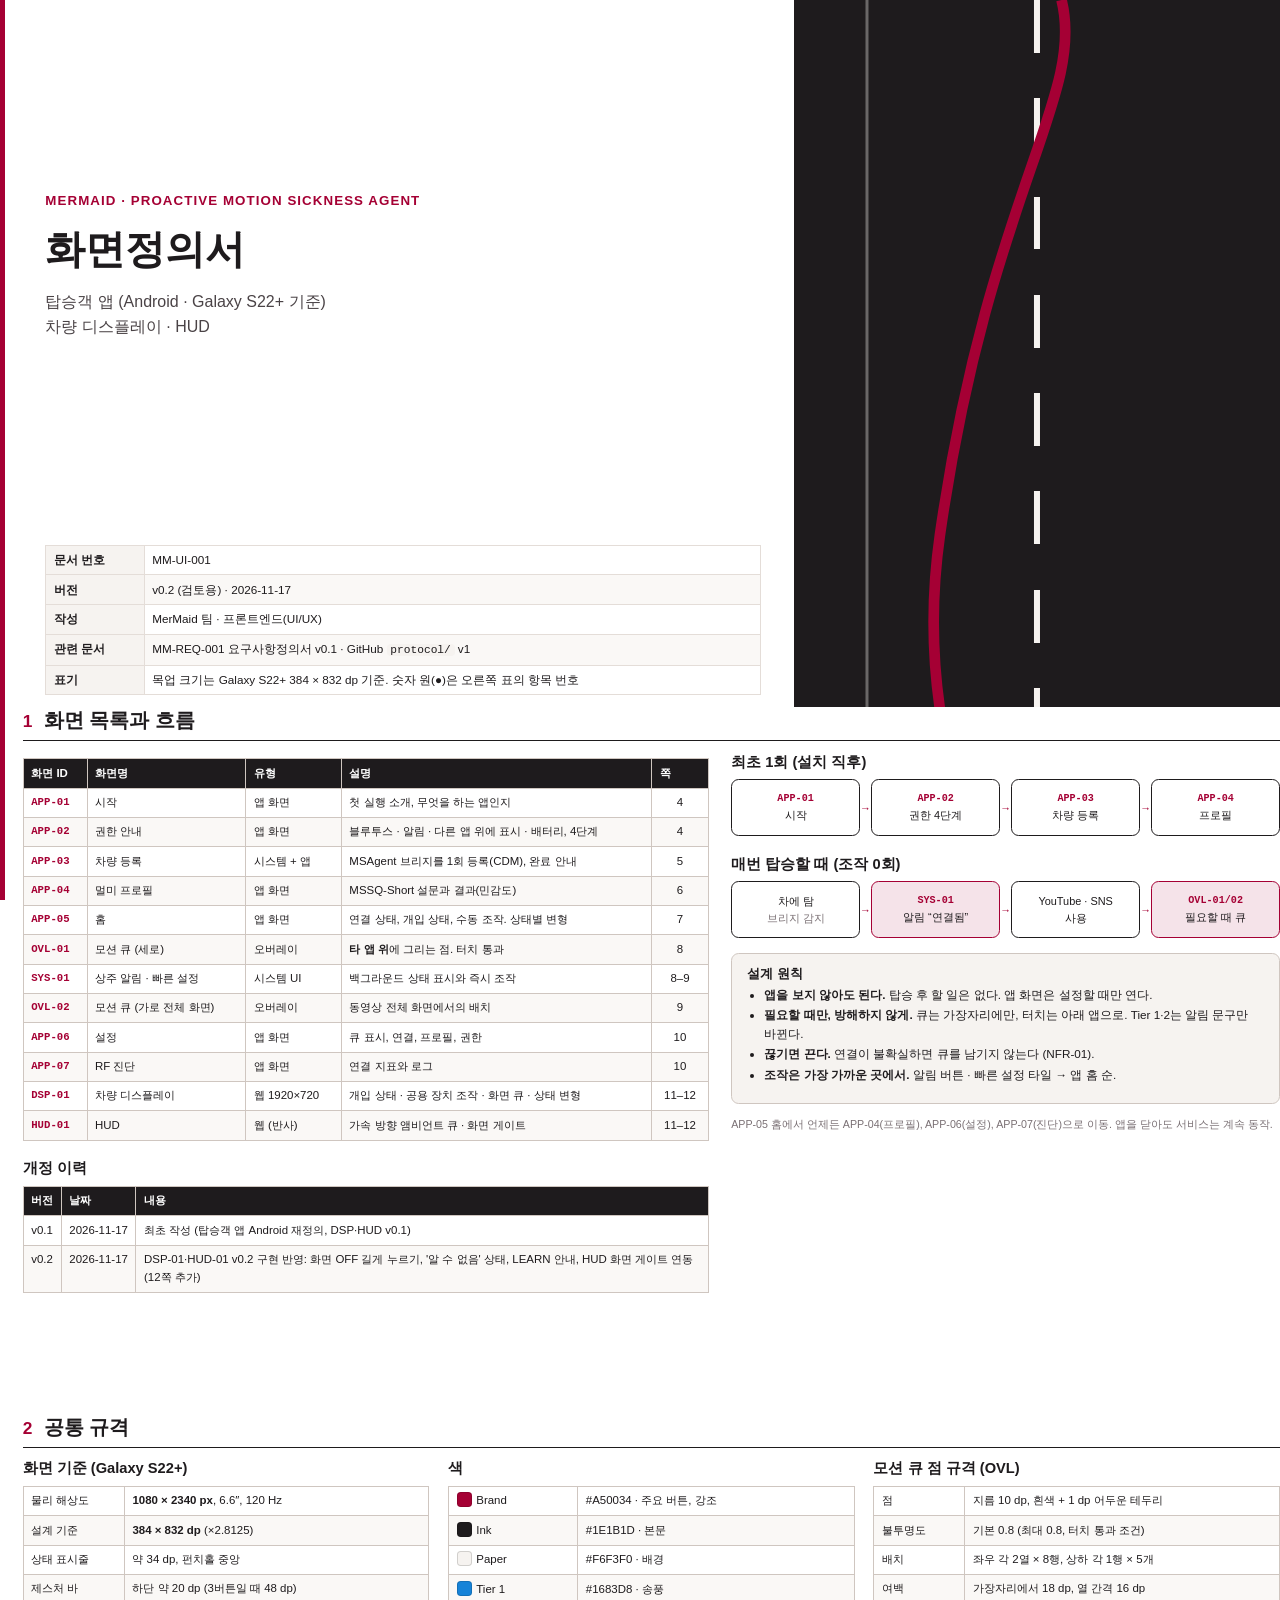
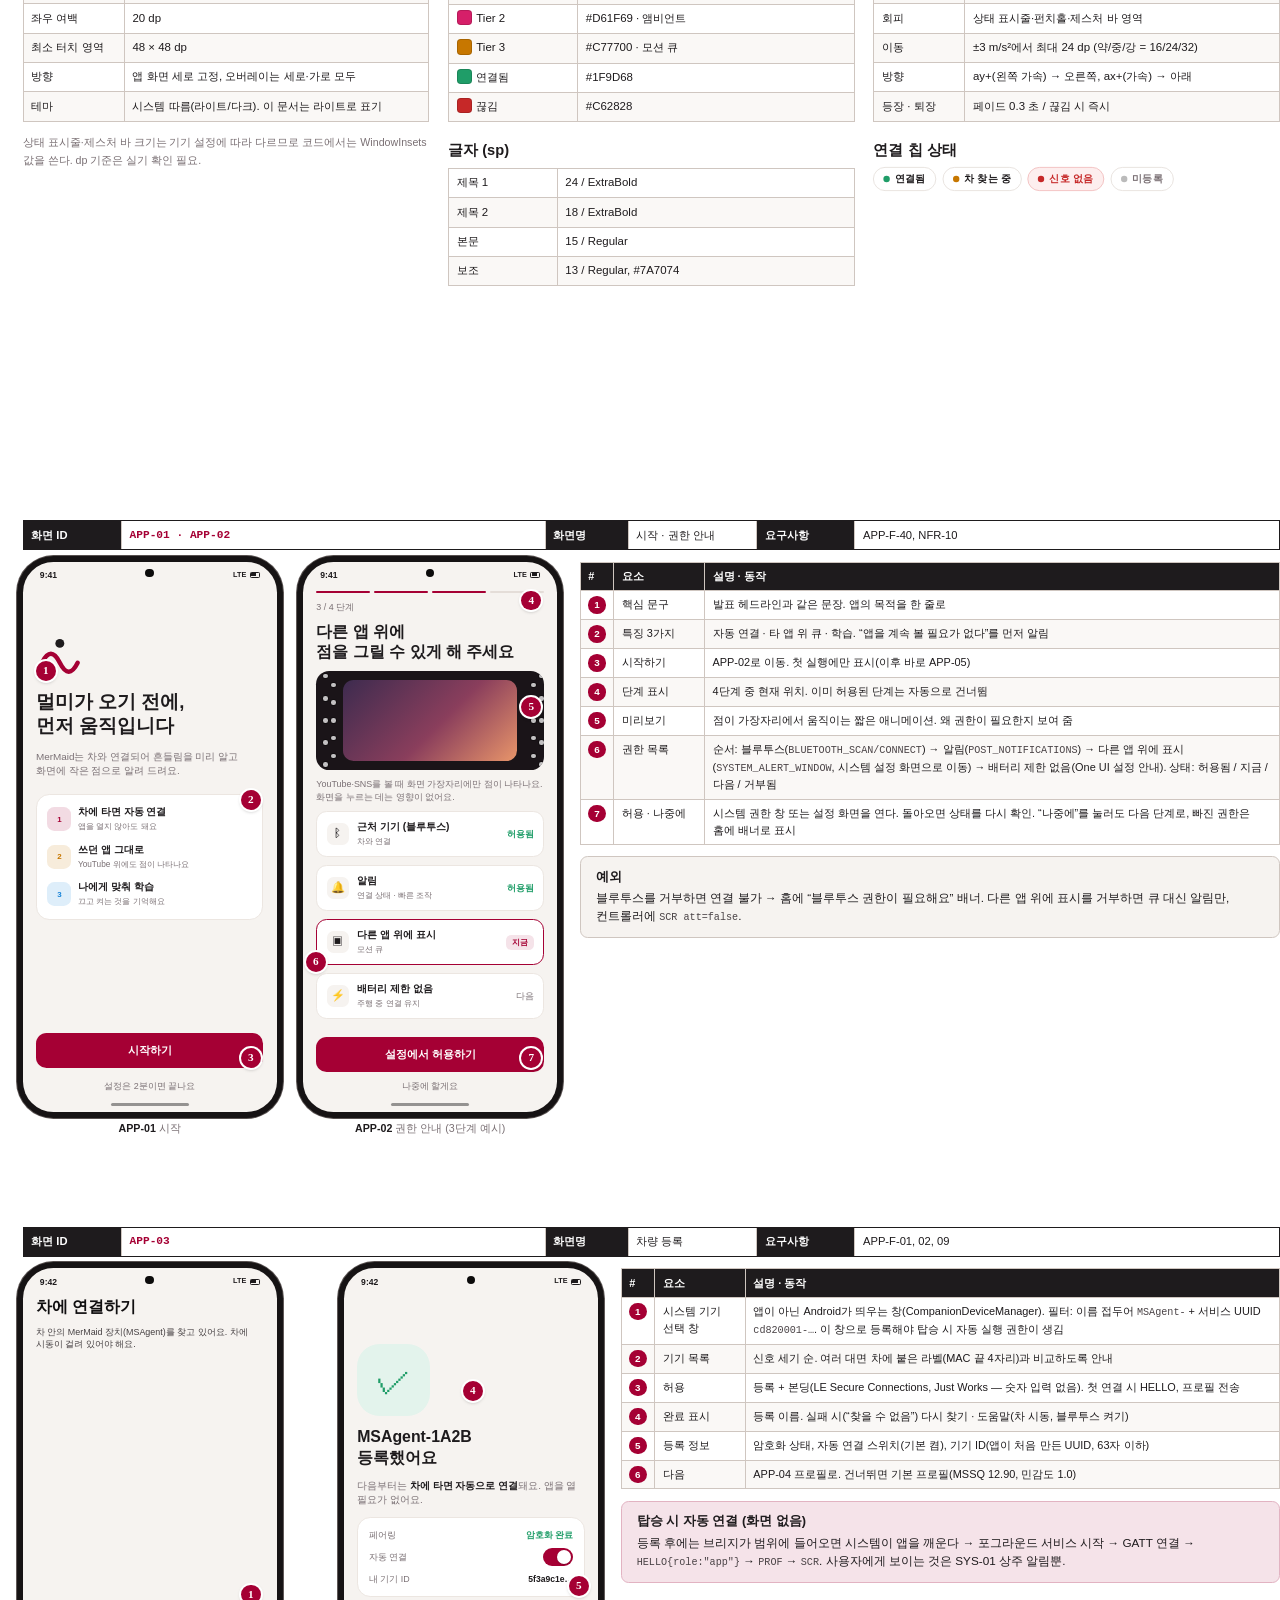
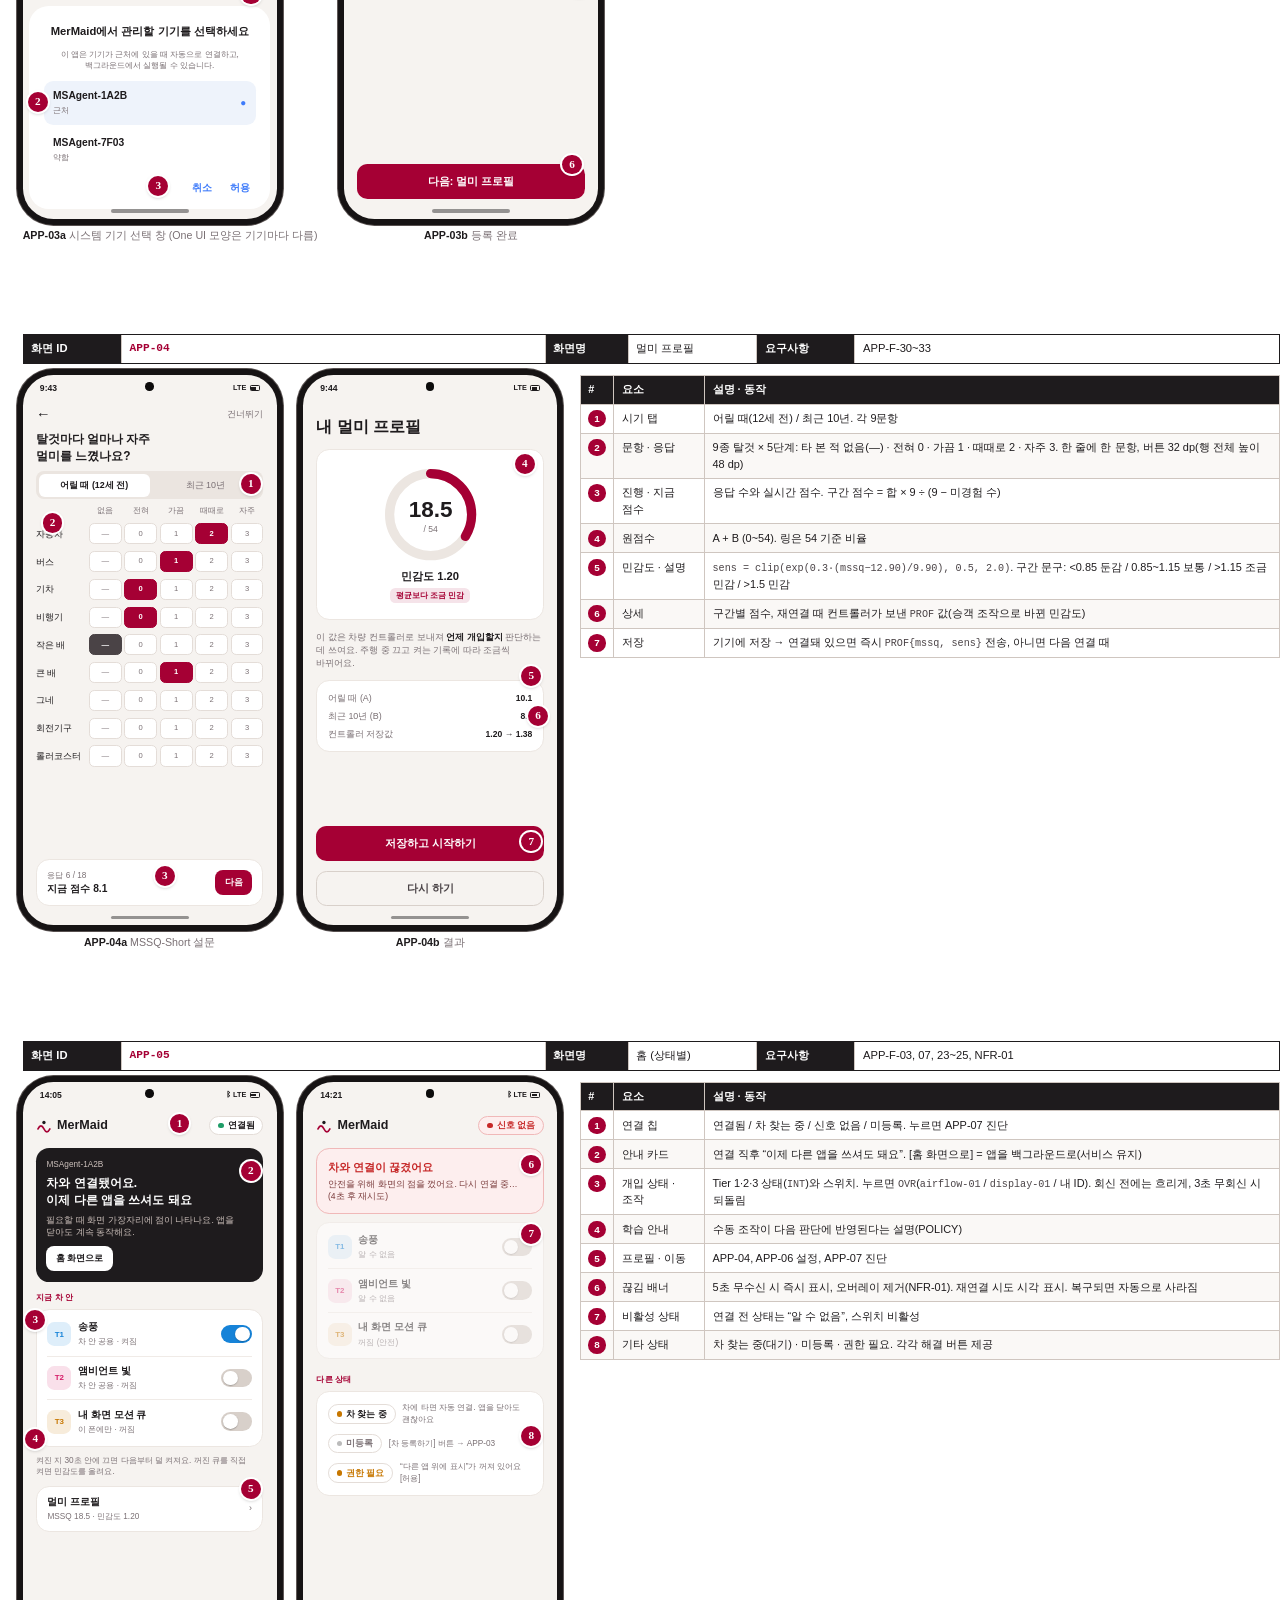
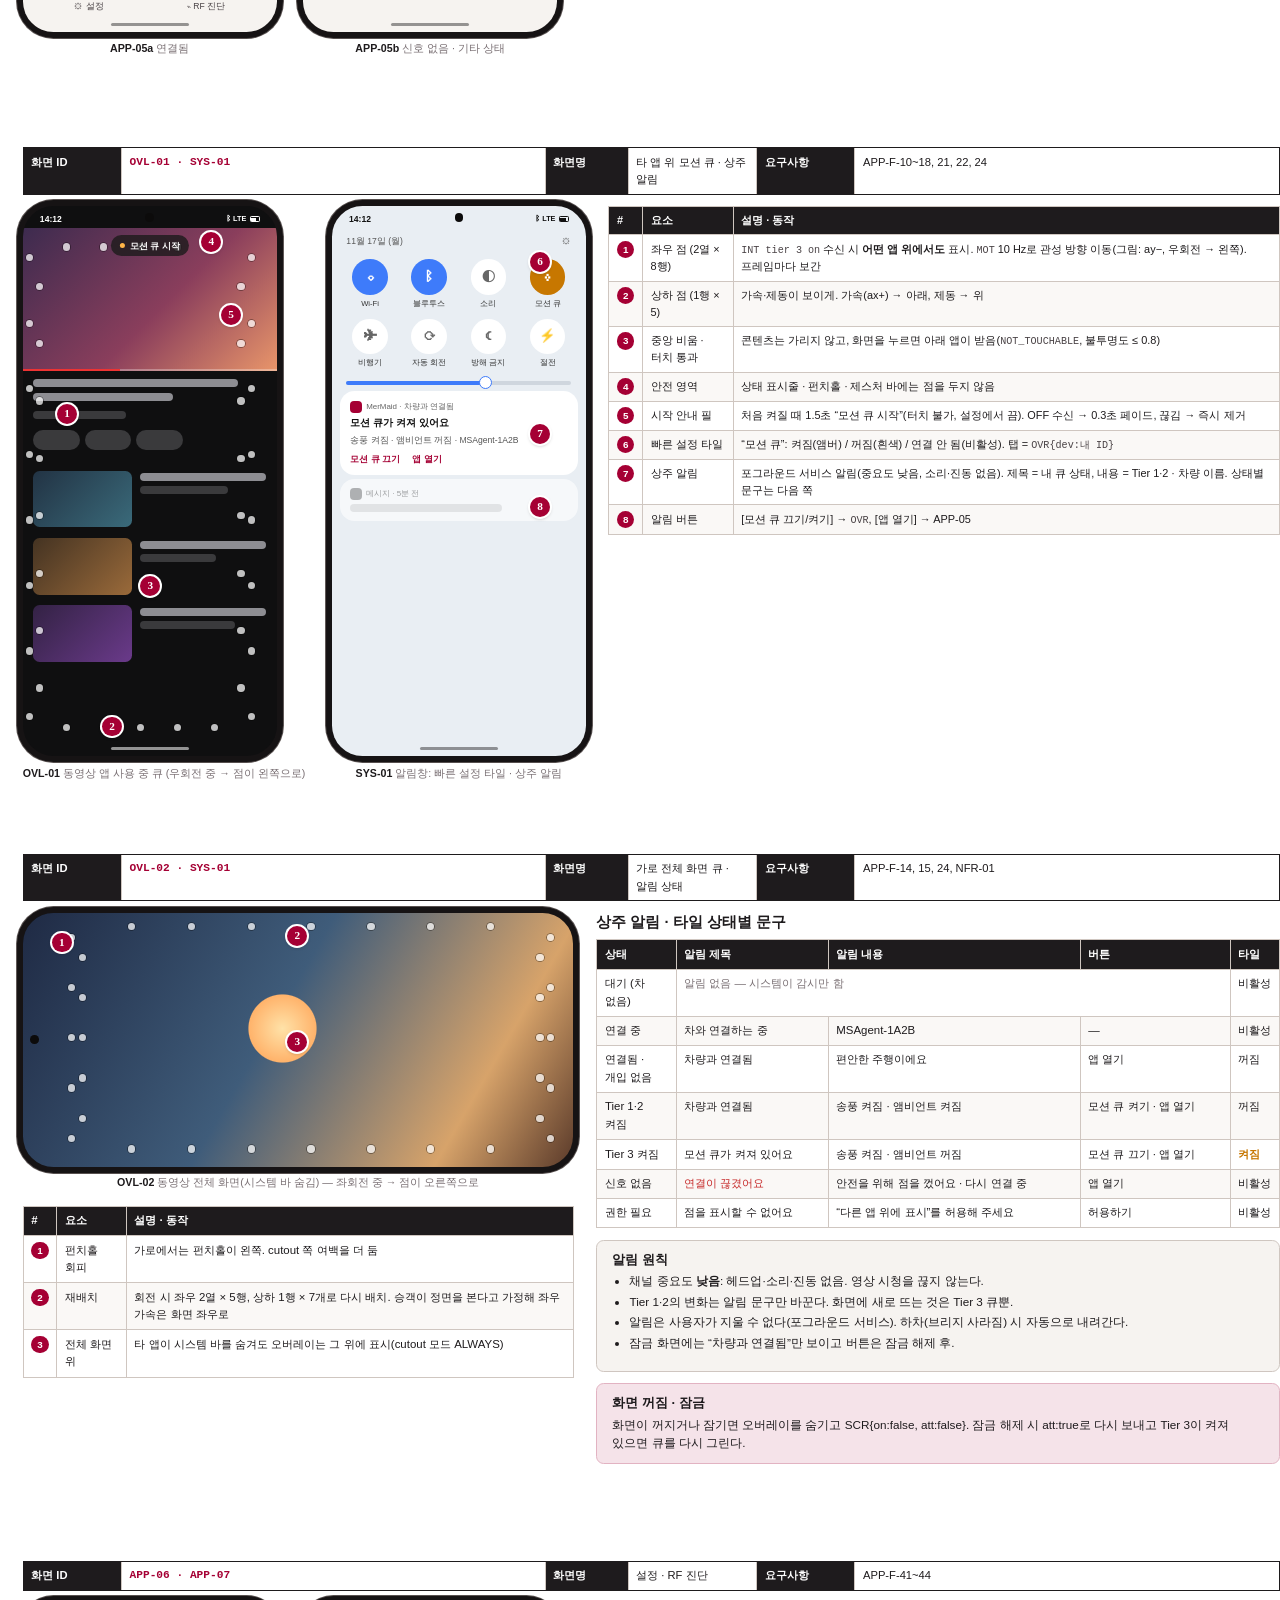
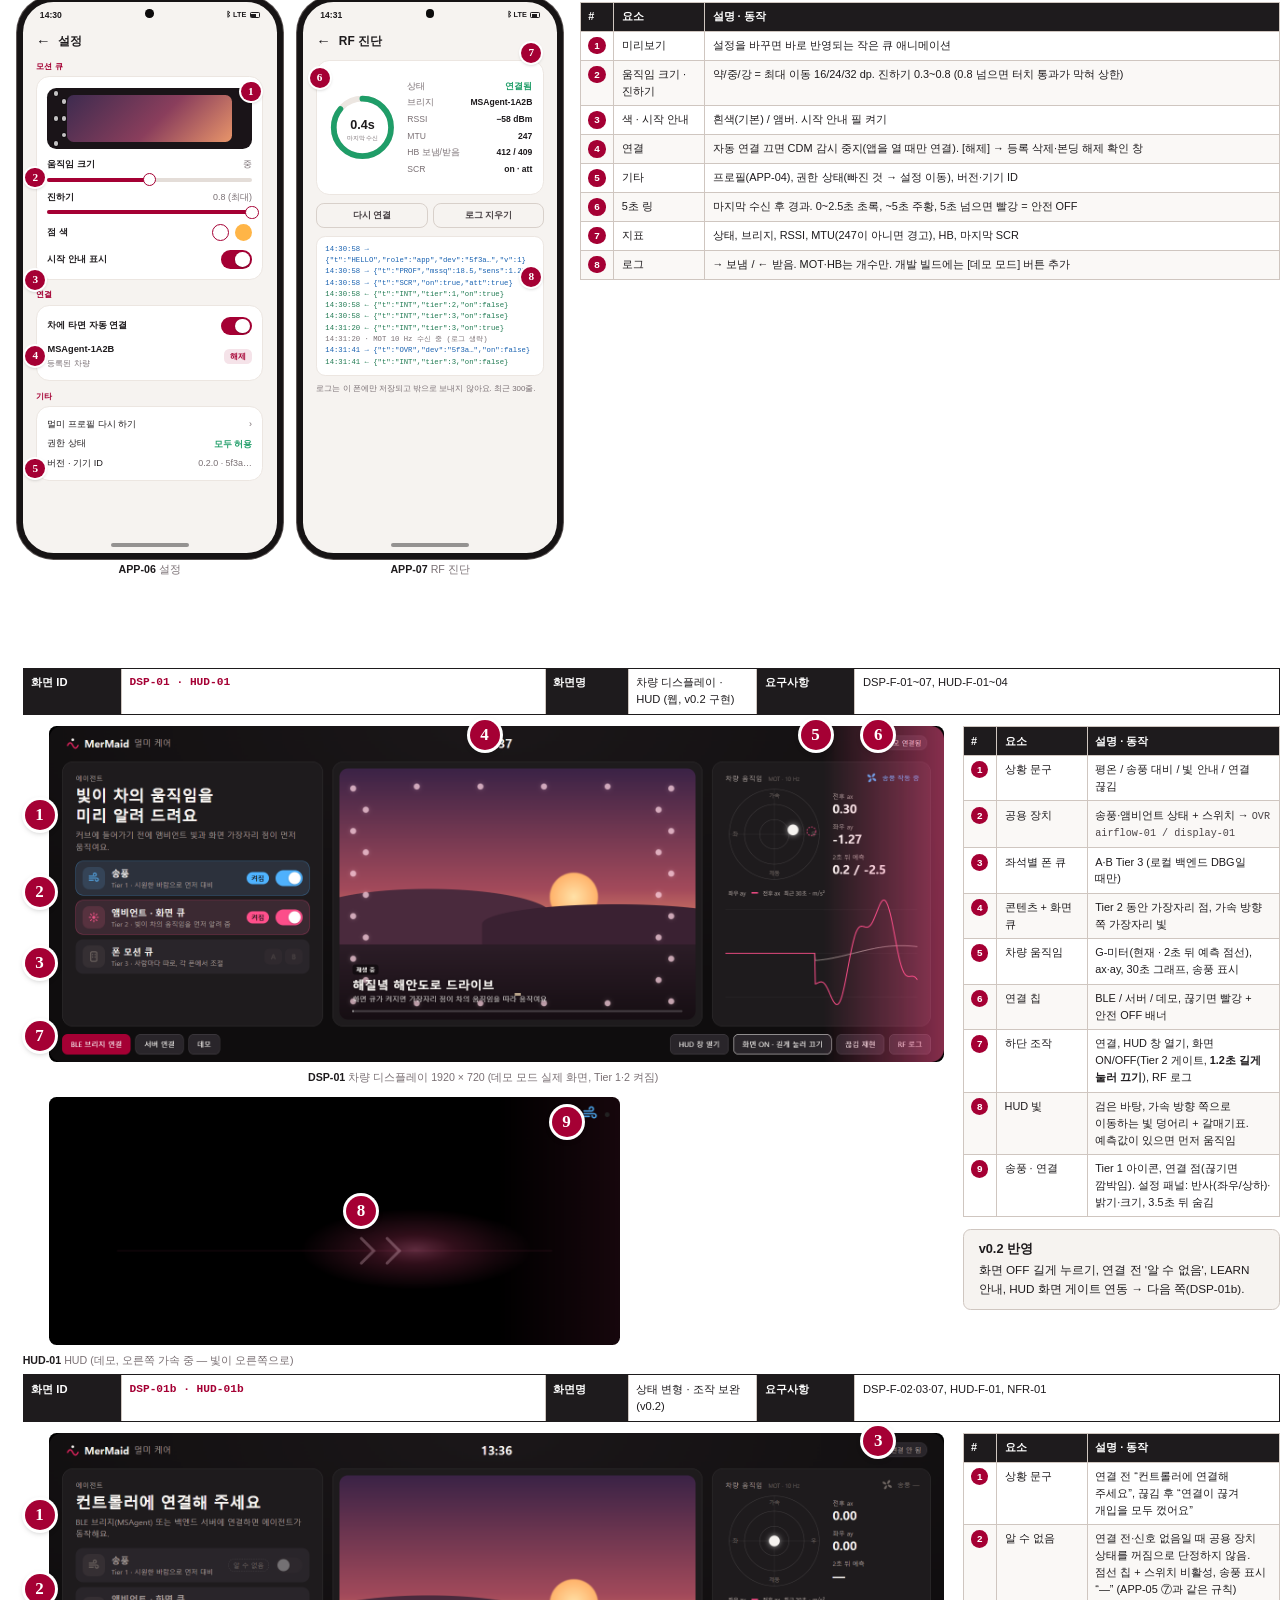
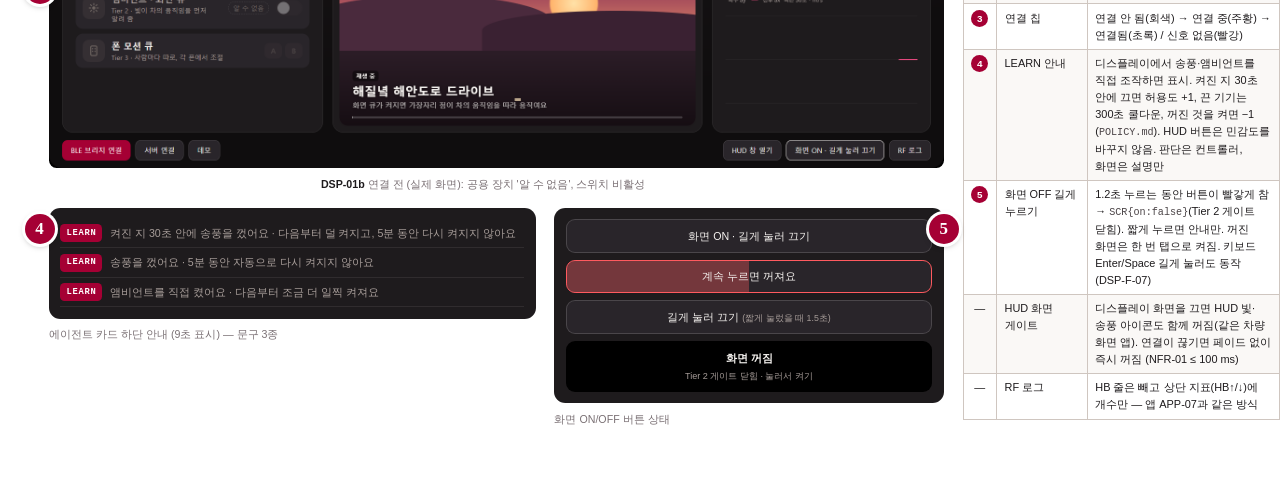
<file: docs/ui/src/화면정의서.html>
<!doctype html>
<html lang="ko">
<head>
<meta charset="utf-8">
<title>MerMaid 화면정의서 v0.2</title>
<link rel="stylesheet" href="doc.css">
<link rel="stylesheet" href="screens.css">
</head>
<body>
<div class="rail"></div>

<!-- ═════════ 표지 ═════════ -->
<section class="page cover-page">
  <div class="cover" style="height:100%">
    <div class="lane"><svg class="curve" viewBox="0 0 100 300" preserveAspectRatio="none"><path d="M70 300 C 70 210, 20 180, 30 110 S 60 20, 55 0" fill="none" stroke="#a50034" stroke-width="2.2"/></svg></div>
    <div class="t">
      <div class="kicker">MERMAID · PROACTIVE MOTION SICKNESS AGENT</div>
      <h1>화면정의서</h1>
      <p class="sub">탑승객 앱 (Android · Galaxy S22+ 기준)<br>차량 디스플레이 · HUD</p>
    </div>
    <table>
      <tr><th>문서 번호</th><td>MM-UI-001</td></tr>
      <tr><th>버전</th><td>v0.2 (검토용) · 2026-11-17</td></tr>
      <tr><th>작성</th><td>MerMaid 팀 · 프론트엔드(UI/UX)</td></tr>
      <tr><th>관련 문서</th><td>MM-REQ-001 요구사항정의서 v0.1 · GitHub <code>protocol/</code> v1</td></tr>
      <tr><th>표기</th><td>목업 크기는 Galaxy S22+ 384 × 832 dp 기준. 숫자 원(●)은 오른쪽 표의 항목 번호</td></tr>
    </table>
  </div>
</section>

<!-- ═════════ 화면 목록 · 흐름 ═════════ -->
<section class="page">
  <h2><span class="no">1</span>화면 목록과 흐름</h2>
  <div class="grid2" style="grid-template-columns: 1.25fr 1fr; gap:6mm">
    <div>
      <table>
        <thead><tr><th>화면 ID</th><th>화면명</th><th>유형</th><th>설명</th><th>쪽</th></tr></thead>
        <tbody>
          <tr><td class="id">APP-01</td><td>시작</td><td>앱 화면</td><td>첫 실행 소개, 무엇을 하는 앱인지</td><td class="c">4</td></tr>
          <tr><td class="id">APP-02</td><td>권한 안내</td><td>앱 화면</td><td>블루투스 · 알림 · 다른 앱 위에 표시 · 배터리, 4단계</td><td class="c">4</td></tr>
          <tr><td class="id">APP-03</td><td>차량 등록</td><td>시스템 + 앱</td><td>MSAgent 브리지를 1회 등록(CDM), 완료 안내</td><td class="c">5</td></tr>
          <tr><td class="id">APP-04</td><td>멀미 프로필</td><td>앱 화면</td><td>MSSQ-Short 설문과 결과(민감도)</td><td class="c">6</td></tr>
          <tr><td class="id">APP-05</td><td>홈</td><td>앱 화면</td><td>연결 상태, 개입 상태, 수동 조작. 상태별 변형</td><td class="c">7</td></tr>
          <tr><td class="id">OVL-01</td><td>모션 큐 (세로)</td><td>오버레이</td><td><b>타 앱 위</b>에 그리는 점. 터치 통과</td><td class="c">8</td></tr>
          <tr><td class="id">SYS-01</td><td>상주 알림 · 빠른 설정</td><td>시스템 UI</td><td>백그라운드 상태 표시와 즉시 조작</td><td class="c">8–9</td></tr>
          <tr><td class="id">OVL-02</td><td>모션 큐 (가로 전체 화면)</td><td>오버레이</td><td>동영상 전체 화면에서의 배치</td><td class="c">9</td></tr>
          <tr><td class="id">APP-06</td><td>설정</td><td>앱 화면</td><td>큐 표시, 연결, 프로필, 권한</td><td class="c">10</td></tr>
          <tr><td class="id">APP-07</td><td>RF 진단</td><td>앱 화면</td><td>연결 지표와 로그</td><td class="c">10</td></tr>
          <tr><td class="id">DSP-01</td><td>차량 디스플레이</td><td>웹 1920×720</td><td>개입 상태 · 공용 장치 조작 · 화면 큐 · 상태 변형</td><td class="c">11–12</td></tr>
          <tr><td class="id">HUD-01</td><td>HUD</td><td>웹 (반사)</td><td>가속 방향 앰비언트 큐 · 화면 게이트</td><td class="c">11–12</td></tr>
        </tbody>
      </table>
      <h3>개정 이력</h3>
      <table>
        <thead><tr><th>버전</th><th>날짜</th><th>내용</th></tr></thead>
        <tbody>
          <tr><td>v0.1</td><td class="c">2026-11-17</td><td>최초 작성 (탑승객 앱 Android 재정의, DSP·HUD v0.1)</td></tr>
          <tr><td>v0.2</td><td class="c">2026-11-17</td><td>DSP-01·HUD-01 v0.2 구현 반영: 화면 OFF 길게 누르기, '알 수 없음' 상태, LEARN 안내, HUD 화면 게이트 연동 (12쪽 추가)</td></tr>
        </tbody>
      </table>
    </div>
    <div>
      <h3 style="margin-top:0">최초 1회 (설치 직후)</h3>
      <div class="flow" style="grid-template-columns: repeat(4,1fr)">
        <div class="f"><b>APP-01</b>시작</div>
        <div class="f"><b>APP-02</b>권한 4단계</div>
        <div class="f"><b>APP-03</b>차량 등록</div>
        <div class="f"><b>APP-04</b>프로필</div>
      </div>
      <h3>매번 탑승할 때 (조작 0회)</h3>
      <div class="flow" style="grid-template-columns: repeat(4,1fr)">
        <div class="f">차에 탐<br><small class="muted">브리지 감지</small></div>
        <div class="f hl"><b>SYS-01</b>알림 “연결됨”</div>
        <div class="f">YouTube · SNS<br>사용</div>
        <div class="f hl"><b>OVL-01/02</b>필요할 때 큐</div>
      </div>
      <div class="box" style="margin-top:3mm">
        <h4>설계 원칙</h4>
        <ul class="tight">
          <li><b>앱을 보지 않아도 된다.</b> 탑승 후 할 일은 없다. 앱 화면은 설정할 때만 연다.</li>
          <li><b>필요할 때만, 방해하지 않게.</b> 큐는 가장자리에만, 터치는 아래 앱으로. Tier 1·2는 알림 문구만 바뀐다.</li>
          <li><b>끊기면 끈다.</b> 연결이 불확실하면 큐를 남기지 않는다 (NFR-01).</li>
          <li><b>조작은 가장 가까운 곳에서.</b> 알림 버튼 · 빠른 설정 타일 → 앱 홈 순.</li>
        </ul>
      </div>
      <p class="muted"><small>APP-05 홈에서 언제든 APP-04(프로필), APP-06(설정), APP-07(진단)으로 이동. 앱을 닫아도 서비스는 계속 동작.</small></p>
    </div>
  </div>
</section>

<!-- ═════════ 공통 규격 ═════════ -->
<section class="page">
  <h2><span class="no">2</span>공통 규격</h2>
  <div class="grid2" style="grid-template-columns: 1fr 1fr 1fr; gap:5mm">
    <div>
      <h3 style="margin-top:0">화면 기준 (Galaxy S22+)</h3>
      <table>
        <tbody>
          <tr><td>물리 해상도</td><td><b>1080 × 2340 px</b>, 6.6″, 120 Hz</td></tr>
          <tr><td>설계 기준</td><td><b>384 × 832 dp</b> (×2.8125)</td></tr>
          <tr><td>상태 표시줄</td><td>약 34 dp, 펀치홀 중앙</td></tr>
          <tr><td>제스처 바</td><td>하단 약 20 dp (3버튼일 때 48 dp)</td></tr>
          <tr><td>좌우 여백</td><td>20 dp</td></tr>
          <tr><td>최소 터치 영역</td><td>48 × 48 dp</td></tr>
          <tr><td>방향</td><td>앱 화면 세로 고정, 오버레이는 세로·가로 모두</td></tr>
          <tr><td>테마</td><td>시스템 따름(라이트/다크). 이 문서는 라이트로 표기</td></tr>
        </tbody>
      </table>
      <p class="muted"><small>상태 표시줄·제스처 바 크기는 기기 설정에 따라 다르므로 코드에서는 WindowInsets 값을 쓴다. dp 기준은 실기 확인 필요.</small></p>
    </div>
    <div>
      <h3 style="margin-top:0">색</h3>
      <table>
        <tbody>
          <tr><td><span class="tok" style="background:#a50034"></span>Brand</td><td>#A50034 · 주요 버튼, 강조</td></tr>
          <tr><td><span class="tok" style="background:#1e1b1d"></span>Ink</td><td>#1E1B1D · 본문</td></tr>
          <tr><td><span class="tok" style="background:#f6f3f0"></span>Paper</td><td>#F6F3F0 · 배경</td></tr>
          <tr><td><span class="tok" style="background:#1683d8"></span>Tier 1</td><td>#1683D8 · 송풍</td></tr>
          <tr><td><span class="tok" style="background:#d61f69"></span>Tier 2</td><td>#D61F69 · 앰비언트</td></tr>
          <tr><td><span class="tok" style="background:#c77700"></span>Tier 3</td><td>#C77700 · 모션 큐</td></tr>
          <tr><td><span class="tok" style="background:#1f9d68"></span>연결됨</td><td>#1F9D68</td></tr>
          <tr><td><span class="tok" style="background:#c62828"></span>끊김</td><td>#C62828</td></tr>
        </tbody>
      </table>
      <h3>글자 (sp)</h3>
      <table><tbody>
        <tr><td>제목 1</td><td>24 / ExtraBold</td></tr><tr><td>제목 2</td><td>18 / ExtraBold</td></tr>
        <tr><td>본문</td><td>15 / Regular</td></tr><tr><td>보조</td><td>13 / Regular, #7A7074</td></tr>
      </tbody></table>
    </div>
    <div>
      <h3 style="margin-top:0">모션 큐 점 규격 (OVL)</h3>
      <table>
        <tbody>
          <tr><td>점</td><td>지름 10 dp, 흰색 + 1 dp 어두운 테두리</td></tr>
          <tr><td>불투명도</td><td>기본 0.8 (최대 0.8, 터치 통과 조건)</td></tr>
          <tr><td>배치</td><td>좌우 각 2열 × 8행, 상하 각 1행 × 5개</td></tr>
          <tr><td>여백</td><td>가장자리에서 18 dp, 열 간격 16 dp</td></tr>
          <tr><td>회피</td><td>상태 표시줄·펀치홀·제스처 바 영역</td></tr>
          <tr><td>이동</td><td>±3 m/s²에서 최대 24 dp (약/중/강 = 16/24/32)</td></tr>
          <tr><td>방향</td><td>ay+(왼쪽 가속) → 오른쪽, ax+(가속) → 아래</td></tr>
          <tr><td>등장 · 퇴장</td><td>페이드 0.3 초 / 끊김 시 즉시</td></tr>
        </tbody>
      </table>
      <h3>연결 칩 상태</h3>
      <div style="display:flex; gap:2mm; flex-wrap:wrap; transform:scale(.8); transform-origin:0 0; width:125%">
        <span class="chipm"><span class="d"></span>연결됨</span>
        <span class="chipm wait"><span class="d"></span>차 찾는 중</span>
        <span class="chipm bad"><span class="d"></span>신호 없음</span>
        <span class="chipm" style="color:#7a7074"><span class="d" style="background:#bbb"></span>미등록</span>
      </div>
    </div>
  </div>
</section>

<!-- ═════════ APP-01 / APP-02 ═════════ -->
<section class="page">
  <div class="meta"><div>화면 ID</div><div class="sid">APP-01 · APP-02</div><div>화면명</div><div>시작 · 권한 안내</div><div>요구사항</div><div>APP-F-40, NFR-10</div></div>
  <div class="body">
    <div class="phones">
      <div>
        <div class="pw"><div class="ph">
          <div class="hole"></div><div class="sb"><span>9:41</span><span class="ic">LTE <i></i></span></div>
          <div class="scr" style="padding-top:70px; gap:18px">
            <svg viewBox="0 0 64 64" width="72" height="72"><path d="M8 44c8-16 16-16 24 0s16 16 24 0" fill="none" stroke="#a50034" stroke-width="6" stroke-linecap="round"/><circle cx="32" cy="18" r="6" fill="#1e1b1d"/></svg>
            <div class="h1" style="font-size:28px">멀미가 오기 전에,<br>먼저 움직입니다</div>
            <div class="mut" style="font-size:15px">MerMaid는 차와 연결되어 흔들림을 미리 알고 화면에 작은 점으로 알려 드려요.</div>
            <div class="card" style="display:grid; gap:14px; margin-top:6px">
              <div class="row" style="justify-content:flex-start"><span class="tdot" style="--c:#a50034">1</span><div class="lbl"><b>차에 타면 자동 연결</b><span>앱을 열지 않아도 돼요</span></div></div>
              <div class="row" style="justify-content:flex-start"><span class="tdot" style="--c:#c77700">2</span><div class="lbl"><b>쓰던 앱 그대로</b><span>YouTube 위에도 점이 나타나요</span></div></div>
              <div class="row" style="justify-content:flex-start"><span class="tdot" style="--c:#1683d8">3</span><div class="lbl"><b>나에게 맞춰 학습</b><span>끄고 켜는 것을 기억해요</span></div></div>
            </div>
            <div style="flex:1"></div>
            <div class="btnm">시작하기</div>
            <div class="mut" style="text-align:center">설정은 2분이면 끝나요</div>
          </div>
          <div class="gbar"></div>
          <span class="co" style="left:20px; top:150px">1</span>
          <span class="co" style="left:330px; top:345px">2</span>
          <span class="co" style="left:330px; top:735px">3</span>
        </div></div>
        <div class="cap"><b>APP-01</b> 시작</div>
      </div>
      <div>
        <div class="pw"><div class="ph">
          <div class="hole"></div><div class="sb"><span>9:41</span><span class="ic">LTE <i></i></span></div>
          <div class="scr">
            <div class="step"><i class="on"></i><i class="on"></i><i class="on"></i><i></i></div>
            <div class="mut">3 / 4 단계</div>
            <div class="h1">다른 앱 위에<br>점을 그릴 수 있게 해 주세요</div>
            <div class="card" style="height:150px; position:relative; overflow:hidden; background:#1a1418; border:0">
              <div style="position:absolute; inset:14px 40px; border-radius:16px; background:linear-gradient(135deg,#3d2b4f,#8a3e5c 55%,#e8956a)"></div>
              <div class="ovl" data-w="342" data-h="150" data-t="0" data-b="0" data-dx="6" data-dy="0" data-rows="5" data-mini="1"></div>
            </div>
            <div class="mut">YouTube·SNS를 볼 때 화면 가장자리에만 점이 나타나요. 화면을 누르는 데는 영향이 없어요.</div>
            <div class="perm"><span class="pi">ᛒ</span><div class="lbl"><b>근처 기기 (블루투스)</b><span>차와 연결</span></div><span class="ok">허용됨</span></div>
            <div class="perm"><span class="pi">🔔</span><div class="lbl"><b>알림</b><span>연결 상태 · 빠른 조작</span></div><span class="ok">허용됨</span></div>
            <div class="perm cur"><span class="pi">▣</span><div class="lbl"><b>다른 앱 위에 표시</b><span>모션 큐</span></div><span class="tag">지금</span></div>
            <div class="perm"><span class="pi">⚡</span><div class="lbl"><b>배터리 제한 없음</b><span>주행 중 연결 유지</span></div><span class="mut">다음</span></div>
            <div style="flex:1"></div>
            <div class="btnm">설정에서 허용하기</div>
            <div class="mut" style="text-align:center">나중에 할게요</div>
          </div>
          <div class="gbar"></div>
          <span class="co" style="left:330px; top:44px">4</span>
          <span class="co" style="left:330px; top:205px">5</span>
          <span class="co" style="left:4px; top:590px">6</span>
          <span class="co" style="left:330px; top:735px">7</span>
        </div></div>
        <div class="cap"><b>APP-02</b> 권한 안내 (3단계 예시)</div>
      </div>
    </div>
    <div class="desc">
      <table>
        <thead><tr><th>#</th><th>요소</th><th>설명 · 동작</th></tr></thead>
        <tbody>
          <tr><td><span class="num">1</span></td><td>핵심 문구</td><td>발표 헤드라인과 같은 문장. 앱의 목적을 한 줄로</td></tr>
          <tr><td><span class="num">2</span></td><td>특징 3가지</td><td>자동 연결 · 타 앱 위 큐 · 학습. “앱을 계속 볼 필요가 없다”를 먼저 알림</td></tr>
          <tr><td><span class="num">3</span></td><td>시작하기</td><td>APP-02로 이동. 첫 실행에만 표시(이후 바로 APP-05)</td></tr>
          <tr><td><span class="num">4</span></td><td>단계 표시</td><td>4단계 중 현재 위치. 이미 허용된 단계는 자동으로 건너뜀</td></tr>
          <tr><td><span class="num">5</span></td><td>미리보기</td><td>점이 가장자리에서 움직이는 짧은 애니메이션. 왜 권한이 필요한지 보여 줌</td></tr>
          <tr><td><span class="num">6</span></td><td>권한 목록</td><td>순서: 블루투스(<span class="msg">BLUETOOTH_SCAN/CONNECT</span>) → 알림(<span class="msg">POST_NOTIFICATIONS</span>) → 다른 앱 위에 표시(<span class="msg">SYSTEM_ALERT_WINDOW</span>, 시스템 설정 화면으로 이동) → 배터리 제한 없음(One UI 설정 안내). 상태: 허용됨 / 지금 / 다음 / 거부됨</td></tr>
          <tr><td><span class="num">7</span></td><td>허용 · 나중에</td><td>시스템 권한 창 또는 설정 화면을 연다. 돌아오면 상태를 다시 확인. “나중에”를 눌러도 다음 단계로, 빠진 권한은 홈에 배너로 표시</td></tr>
        </tbody>
      </table>
      <div class="box"><h4>예외</h4>블루투스를 거부하면 연결 불가 → 홈에 “블루투스 권한이 필요해요” 배너. 다른 앱 위에 표시를 거부하면 큐 대신 알림만, 컨트롤러에 <span class="msg">SCR att=false</span>.</div>
    </div>
  </div>
</section>

<!-- ═════════ APP-03 ═════════ -->
<section class="page">
  <div class="meta"><div>화면 ID</div><div class="sid">APP-03</div><div>화면명</div><div>차량 등록</div><div>요구사항</div><div>APP-F-01, 02, 09</div></div>
  <div class="body">
    <div class="phones">
      <div>
        <div class="pw"><div class="ph">
          <div class="hole"></div><div class="sb"><span>9:42</span><span class="ic">LTE <i></i></span></div>
          <div class="scr" style="filter:brightness(.55)">
            <div class="h1">차에 연결하기</div>
            <div class="mut">차 안의 MerMaid 장치(MSAgent)를 찾고 있어요. 차에 시동이 걸려 있어야 해요.</div>
          </div>
          <div style="position:absolute; left:10px; right:10px; bottom:14px; background:#fff; border-radius:30px; padding:26px 22px 22px; z-index:8; display:grid; gap:14px">
            <div style="text-align:center; font-size:17px; font-weight:700">MerMaid에서 관리할 기기를 선택하세요</div>
            <div class="mut" style="text-align:center; font-size:12.5px">이 앱은 기기가 근처에 있을 때 자동으로 연결하고, 백그라운드에서 실행될 수 있습니다.</div>
            <div style="display:grid; gap:4px">
              <div class="row" style="padding:12px 14px; border-radius:14px; background:#eef3fb"><div class="lbl"><b>MSAgent-1A2B</b><span>근처</span></div><span style="color:#3e7bfa; font-weight:700">●</span></div>
              <div class="row" style="padding:12px 14px"><div class="lbl"><b>MSAgent-7F03</b><span>약함</span></div></div>
            </div>
            <div class="row" style="justify-content:flex-end; gap:28px; color:#3e7bfa; font-weight:700; padding-right:8px"><span>취소</span><span>허용</span></div>
          </div>
          <div class="gbar"></div>
          <span class="co" style="left:330px; top:478px">1</span>
          <span class="co" style="left:8px; top:640px">2</span>
          <span class="co" style="left:190px; top:768px">3</span>
        </div></div>
        <div class="cap"><b>APP-03a</b> 시스템 기기 선택 창 (One UI 모양은 기기마다 다름)</div>
      </div>
      <div>
        <div class="pw"><div class="ph">
          <div class="hole"></div><div class="sb"><span>9:42</span><span class="ic">LTE <i></i></span></div>
          <div class="scr" style="padding-top:80px; gap:16px">
            <div style="width:110px; height:110px; border-radius:34px; background:#e3f3ec; display:grid; place-items:center; font-size:54px; color:#1f9d68">✓</div>
            <div class="h1">MSAgent-1A2B<br>등록했어요</div>
            <div class="mut" style="font-size:15px">다음부터는 <b style="color:#1e1b1d">차에 타면 자동으로 연결</b>돼요. 앱을 열 필요가 없어요.</div>
            <div class="card" style="display:grid; gap:10px">
              <div class="row"><span class="mut">페어링</span><b class="ok">암호화 완료</b></div>
              <div class="row"><span class="mut">자동 연결</span><span class="sw on"></span></div>
              <div class="row"><span class="mut">내 기기 ID</span><b style="font-size:13px">5f3a9c1e…</b></div>
            </div>
            <div style="flex:1"></div>
            <div class="btnm">다음: 멀미 프로필</div>
          </div>
          <div class="gbar"></div>
          <span class="co" style="left:180px; top:170px">4</span>
          <span class="co" style="left:340px; top:465px">5</span>
          <span class="co" style="left:330px; top:735px">6</span>
        </div></div>
        <div class="cap"><b>APP-03b</b> 등록 완료</div>
      </div>
    </div>
    <div class="desc">
      <table>
        <thead><tr><th>#</th><th>요소</th><th>설명 · 동작</th></tr></thead>
        <tbody>
          <tr><td><span class="num">1</span></td><td>시스템 기기 선택 창</td><td>앱이 아닌 Android가 띄우는 창(CompanionDeviceManager). 필터: 이름 접두어 <span class="msg">MSAgent-</span> + 서비스 UUID <span class="msg">cd820001-…</span>. 이 창으로 등록해야 탑승 시 자동 실행 권한이 생김</td></tr>
          <tr><td><span class="num">2</span></td><td>기기 목록</td><td>신호 세기 순. 여러 대면 차에 붙은 라벨(MAC 끝 4자리)과 비교하도록 안내</td></tr>
          <tr><td><span class="num">3</span></td><td>허용</td><td>등록 + 본딩(LE Secure Connections, Just Works — 숫자 입력 없음). 첫 연결 시 HELLO, 프로필 전송</td></tr>
          <tr><td><span class="num">4</span></td><td>완료 표시</td><td>등록 이름. 실패 시(“찾을 수 없음”) 다시 찾기 · 도움말(차 시동, 블루투스 켜기)</td></tr>
          <tr><td><span class="num">5</span></td><td>등록 정보</td><td>암호화 상태, 자동 연결 스위치(기본 켬), 기기 ID(앱이 처음 만든 UUID, 63자 이하)</td></tr>
          <tr><td><span class="num">6</span></td><td>다음</td><td>APP-04 프로필로. 건너뛰면 기본 프로필(MSSQ 12.90, 민감도 1.0)</td></tr>
        </tbody>
      </table>
      <div class="box red"><h4>탑승 시 자동 연결 (화면 없음)</h4>등록 후에는 브리지가 범위에 들어오면 시스템이 앱을 깨운다 → 포그라운드 서비스 시작 → GATT 연결 → <span class="msg">HELLO{role:"app"}</span> → <span class="msg">PROF</span> → <span class="msg">SCR</span>. 사용자에게 보이는 것은 SYS-01 상주 알림뿐.</div>
    </div>
  </div>
</section>

<!-- ═════════ APP-04 ═════════ -->
<section class="page">
  <div class="meta"><div>화면 ID</div><div class="sid">APP-04</div><div>화면명</div><div>멀미 프로필</div><div>요구사항</div><div>APP-F-30~33</div></div>
  <div class="body">
    <div class="phones">
      <div>
        <div class="pw"><div class="ph">
          <div class="hole"></div><div class="sb"><span>9:43</span><span class="ic">LTE <i></i></span></div>
          <div class="scr" style="gap:10px">
            <div class="row"><span style="font-size:22px">←</span><span class="mut">건너뛰기</span></div>
            <div class="h2">탈것마다 얼마나 자주<br>멀미를 느꼈나요?</div>
            <div class="seg"><span class="on">어릴 때 (12세 전)</span><span>최근 10년</span></div>
            <div class="opts" style="margin-left:80px; font-size:10.5px; color:#7a7074; text-align:center; display:grid"><span style="border:0;background:none;height:auto">없음</span><span style="border:0;background:none;height:auto">전혀</span><span style="border:0;background:none;height:auto">가끔</span><span style="border:0;background:none;height:auto">때때로</span><span style="border:0;background:none;height:auto">자주</span></div>
            <div class="q"><span>자동차</span><div class="opts"><span class="na">—</span><span>0</span><span>1</span><span class="on">2</span><span>3</span></div></div>
            <div class="q"><span>버스</span><div class="opts"><span class="na">—</span><span>0</span><span class="on">1</span><span>2</span><span>3</span></div></div>
            <div class="q"><span>기차</span><div class="opts"><span class="na">—</span><span class="on">0</span><span>1</span><span>2</span><span>3</span></div></div>
            <div class="q"><span>비행기</span><div class="opts"><span class="na">—</span><span class="on">0</span><span>1</span><span>2</span><span>3</span></div></div>
            <div class="q"><span>작은 배</span><div class="opts"><span class="na on">—</span><span>0</span><span>1</span><span>2</span><span>3</span></div></div>
            <div class="q"><span>큰 배</span><div class="opts"><span class="na">—</span><span>0</span><span class="on">1</span><span>2</span><span>3</span></div></div>
            <div class="q"><span>그네</span><div class="opts"><span class="na">—</span><span>0</span><span>1</span><span>2</span><span>3</span></div></div>
            <div class="q"><span>회전기구</span><div class="opts"><span class="na">—</span><span>0</span><span>1</span><span>2</span><span>3</span></div></div>
            <div class="q"><span>롤러코스터</span><div class="opts"><span class="na">—</span><span>0</span><span>1</span><span>2</span><span>3</span></div></div>
            <div style="flex:1"></div>
            <div class="row card" style="padding:12px 16px"><div class="lbl"><span>응답 6 / 18</span><b>지금 점수 8.1</b></div><div class="btnm sm">다음</div></div>
          </div>
          <div class="gbar"></div>
          <span class="co" style="left:330px; top:150px">1</span>
          <span class="co" style="left:30px; top:208px">2</span>
          <span class="co" style="left:200px; top:742px">3</span>
        </div></div>
        <div class="cap"><b>APP-04a</b> MSSQ-Short 설문</div>
      </div>
      <div>
        <div class="pw"><div class="ph">
          <div class="hole"></div><div class="sb"><span>9:44</span><span class="ic">LTE <i></i></span></div>
          <div class="scr" style="gap:16px">
            <div class="h1" style="margin-top:20px">내 멀미 프로필</div>
            <div class="card" style="display:grid; justify-items:center; gap:6px; padding:24px">
              <svg width="150" height="150" viewBox="0 0 150 150"><circle cx="75" cy="75" r="62" fill="none" stroke="#ece6e1" stroke-width="14"/><circle cx="75" cy="75" r="62" fill="none" stroke="#a50034" stroke-width="14" stroke-linecap="round" stroke-dasharray="132 390" transform="rotate(-90 75 75)"/><text x="75" y="78" text-anchor="middle" font-size="34" font-weight="800" fill="#1e1b1d">18.5</text><text x="75" y="102" text-anchor="middle" font-size="13" fill="#7a7074">/ 54</text></svg>
              <b style="font-size:17px">민감도 1.20</b>
              <span class="tag">평균보다 조금 민감</span>
            </div>
            <div class="mut" style="font-size:14px">이 값은 차량 컨트롤러로 보내져 <b style="color:#1e1b1d">언제 개입할지</b> 판단하는 데 쓰여요. 주행 중 끄고 켜는 기록에 따라 조금씩 바뀌어요.</div>
            <div class="card" style="display:grid; gap:8px; font-size:13px">
              <div class="row"><span class="mut">어릴 때 (A)</span><b>10.1</b></div>
              <div class="row"><span class="mut">최근 10년 (B)</span><b>8.4</b></div>
              <div class="row"><span class="mut">컨트롤러 저장값</span><b>1.20 → 1.38</b></div>
            </div>
            <div style="flex:1"></div>
            <div class="btnm">저장하고 시작하기</div>
            <div class="btnm ghost">다시 하기</div>
          </div>
          <div class="gbar"></div>
          <span class="co" style="left:320px; top:120px">4</span>
          <span class="co" style="left:330px; top:440px">5</span>
          <span class="co" style="left:340px; top:500px">6</span>
          <span class="co" style="left:330px; top:690px">7</span>
        </div></div>
        <div class="cap"><b>APP-04b</b> 결과</div>
      </div>
    </div>
    <div class="desc">
      <table>
        <thead><tr><th>#</th><th>요소</th><th>설명 · 동작</th></tr></thead>
        <tbody>
          <tr><td><span class="num">1</span></td><td>시기 탭</td><td>어릴 때(12세 전) / 최근 10년. 각 9문항</td></tr>
          <tr><td><span class="num">2</span></td><td>문항 · 응답</td><td>9종 탈것 × 5단계: 타 본 적 없음(—) · 전혀 0 · 가끔 1 · 때때로 2 · 자주 3. 한 줄에 한 문항, 버튼 32 dp(행 전체 높이 48 dp)</td></tr>
          <tr><td><span class="num">3</span></td><td>진행 · 지금 점수</td><td>응답 수와 실시간 점수. 구간 점수 = 합 × 9 ÷ (9 − 미경험 수)</td></tr>
          <tr><td><span class="num">4</span></td><td>원점수</td><td>A + B (0~54). 링은 54 기준 비율</td></tr>
          <tr><td><span class="num">5</span></td><td>민감도 · 설명</td><td><span class="msg">sens = clip(exp(0.3·(mssq−12.90)/9.90), 0.5, 2.0)</span>. 구간 문구: &lt;0.85 둔감 / 0.85~1.15 보통 / &gt;1.15 조금 민감 / &gt;1.5 민감</td></tr>
          <tr><td><span class="num">6</span></td><td>상세</td><td>구간별 점수, 재연결 때 컨트롤러가 보낸 <span class="msg">PROF</span> 값(승객 조작으로 바뀐 민감도)</td></tr>
          <tr><td><span class="num">7</span></td><td>저장</td><td>기기에 저장 → 연결돼 있으면 즉시 <span class="msg">PROF{mssq, sens}</span> 전송, 아니면 다음 연결 때</td></tr>
        </tbody>
      </table>
    </div>
  </div>
</section>

<!-- ═════════ APP-05 ═════════ -->
<section class="page">
  <div class="meta"><div>화면 ID</div><div class="sid">APP-05</div><div>화면명</div><div>홈 (상태별)</div><div>요구사항</div><div>APP-F-03, 07, 23~25, NFR-01</div></div>
  <div class="body">
    <div class="phones">
      <div>
        <div class="pw"><div class="ph">
          <div class="hole"></div><div class="sb"><span>14:05</span><span class="ic">ᛒ LTE <i></i></span></div>
          <div class="scr">
            <div class="apbar"><div class="logo"><svg viewBox="0 0 32 32" width="24" height="24"><path d="M4 22c4-8 8-8 12 0s8 8 12 0" fill="none" stroke="#a50034" stroke-width="3.4" stroke-linecap="round"/><circle cx="16" cy="9" r="3.4" fill="#1e1b1d"/></svg>MerMaid</div><span class="chipm"><span class="d"></span>연결됨</span></div>
            <div class="card" style="background:#1e1b1d; color:#fff; border:0; display:grid; gap:8px; position:relative; overflow:hidden">
              <span style="font-size:12.5px; color:#cbbfba">MSAgent-1A2B</span>
              <div class="h2" style="color:#fff">차와 연결됐어요.<br>이제 다른 앱을 쓰셔도 돼요</div>
              <span style="font-size:13px; color:#cbbfba">필요할 때 화면 가장자리에 점이 나타나요. 앱을 닫아도 계속 동작해요.</span>
              <div class="btnm sm" style="justify-self:start; background:#fff; color:#1e1b1d; margin-top:4px">홈 화면으로</div>
            </div>
            <div class="sect">지금 차 안</div>
            <div class="card tiers" style="padding:4px 16px">
              <div class="row"><span class="tdot" style="--c:#1683d8">T1</span><div class="lbl" style="flex:1"><b>송풍</b><span>차 안 공용 · 켜짐</span></div><span class="sw on" style="--c:#1683d8"></span></div>
              <div class="row"><span class="tdot" style="--c:#d61f69">T2</span><div class="lbl" style="flex:1"><b>앰비언트 빛</b><span>차 안 공용 · 꺼짐</span></div><span class="sw"></span></div>
              <div class="row"><span class="tdot" style="--c:#c77700">T3</span><div class="lbl" style="flex:1"><b>내 화면 모션 큐</b><span>이 폰에만 · 꺼짐</span></div><span class="sw"></span></div>
            </div>
            <div class="mut" style="font-size:12.5px">켜진 지 30초 안에 끄면 다음부터 덜 켜져요. 꺼진 큐를 직접 켜면 민감도를 올려요.</div>
            <div class="card row" style="padding:12px 16px"><div class="lbl"><b>멀미 프로필</b><span>MSSQ 18.5 · 민감도 1.20</span></div><span class="mut">›</span></div>
            <div class="row" style="justify-content:space-around; font-size:13px; color:#4a4346; margin-top:auto"><span>⚙ 설정</span><span>⌁ RF 진단</span></div>
          </div>
          <div class="gbar"></div>
          <span class="co" style="left:222px; top:48px">1</span>
          <span class="co" style="left:330px; top:120px">2</span>
          <span class="co" style="left:4px; top:345px">3</span>
          <span class="co" style="left:4px; top:525px">4</span>
          <span class="co" style="left:330px; top:600px">5</span>
        </div></div>
        <div class="cap"><b>APP-05a</b> 연결됨</div>
      </div>
      <div>
        <div class="pw"><div class="ph">
          <div class="hole"></div><div class="sb"><span>14:21</span><span class="ic">ᛒ LTE <i></i></span></div>
          <div class="scr">
            <div class="apbar"><div class="logo"><svg viewBox="0 0 32 32" width="24" height="24"><path d="M4 22c4-8 8-8 12 0s8 8 12 0" fill="none" stroke="#a50034" stroke-width="3.4" stroke-linecap="round"/><circle cx="16" cy="9" r="3.4" fill="#1e1b1d"/></svg>MerMaid</div><span class="chipm bad"><span class="d"></span>신호 없음</span></div>
            <div class="card" style="background:#fdeeee; border-color:#f0b8b8; display:grid; gap:6px">
              <b style="color:#c62828; font-size:16px">차와 연결이 끊겼어요</b>
              <span style="font-size:13px; color:#7a3b3b">안전을 위해 화면의 점을 껐어요. 다시 연결 중… (4초 후 재시도)</span>
            </div>
            <div class="card tiers" style="padding:4px 16px; opacity:.5">
              <div class="row"><span class="tdot" style="--c:#1683d8">T1</span><div class="lbl" style="flex:1"><b>송풍</b><span>알 수 없음</span></div><span class="sw"></span></div>
              <div class="row"><span class="tdot" style="--c:#d61f69">T2</span><div class="lbl" style="flex:1"><b>앰비언트 빛</b><span>알 수 없음</span></div><span class="sw"></span></div>
              <div class="row"><span class="tdot" style="--c:#c77700">T3</span><div class="lbl" style="flex:1"><b>내 화면 모션 큐</b><span>꺼짐 (안전)</span></div><span class="sw"></span></div>
            </div>
            <div class="sect" style="margin-top:10px">다른 상태</div>
            <div class="card" style="display:grid; gap:12px">
              <div class="row" style="justify-content:flex-start"><span class="chipm wait"><span class="d"></span>차 찾는 중</span><span class="mut" style="font-size:12.5px">차에 타면 자동 연결. 앱을 닫아도 괜찮아요</span></div>
              <div class="row" style="justify-content:flex-start"><span class="chipm" style="color:#7a7074"><span class="d" style="background:#bbb"></span>미등록</span><span class="mut" style="font-size:12.5px">[차 등록하기] 버튼 → APP-03</span></div>
              <div class="row" style="justify-content:flex-start"><span class="chipm" style="color:#c77700"><span class="d" style="background:#c77700"></span>권한 필요</span><span class="mut" style="font-size:12.5px">“다른 앱 위에 표시”가 꺼져 있어요 [허용]</span></div>
            </div>
          </div>
          <div class="gbar"></div>
          <span class="co" style="left:330px; top:110px">6</span>
          <span class="co" style="left:330px; top:215px">7</span>
          <span class="co" style="left:330px; top:520px">8</span>
        </div></div>
        <div class="cap"><b>APP-05b</b> 신호 없음 · 기타 상태</div>
      </div>
    </div>
    <div class="desc">
      <table>
        <thead><tr><th>#</th><th>요소</th><th>설명 · 동작</th></tr></thead>
        <tbody>
          <tr><td><span class="num">1</span></td><td>연결 칩</td><td>연결됨 / 차 찾는 중 / 신호 없음 / 미등록. 누르면 APP-07 진단</td></tr>
          <tr><td><span class="num">2</span></td><td>안내 카드</td><td>연결 직후 “이제 다른 앱을 쓰셔도 돼요”. [홈 화면으로] = 앱을 백그라운드로(서비스 유지)</td></tr>
          <tr><td><span class="num">3</span></td><td>개입 상태 · 조작</td><td>Tier 1·2·3 상태(<span class="msg">INT</span>)와 스위치. 누르면 <span class="msg">OVR</span>(<span class="msg">airflow-01</span> / <span class="msg">display-01</span> / 내 ID). 회신 전에는 흐리게, 3초 무회신 시 되돌림</td></tr>
          <tr><td><span class="num">4</span></td><td>학습 안내</td><td>수동 조작이 다음 판단에 반영된다는 설명(POLICY)</td></tr>
          <tr><td><span class="num">5</span></td><td>프로필 · 이동</td><td>APP-04, APP-06 설정, APP-07 진단</td></tr>
          <tr><td><span class="num">6</span></td><td>끊김 배너</td><td>5초 무수신 시 즉시 표시, 오버레이 제거(NFR-01). 재연결 시도 시각 표시. 복구되면 자동으로 사라짐</td></tr>
          <tr><td><span class="num">7</span></td><td>비활성 상태</td><td>연결 전 상태는 “알 수 없음”, 스위치 비활성</td></tr>
          <tr><td><span class="num">8</span></td><td>기타 상태</td><td>차 찾는 중(대기) · 미등록 · 권한 필요. 각각 해결 버튼 제공</td></tr>
        </tbody>
      </table>
    </div>
  </div>
</section>

<!-- ═════════ OVL-01 / SYS-01 ═════════ -->
<section class="page">
  <div class="meta"><div>화면 ID</div><div class="sid">OVL-01 · SYS-01</div><div>화면명</div><div>타 앱 위 모션 큐 · 상주 알림</div><div>요구사항</div><div>APP-F-10~18, 21, 22, 24</div></div>
  <div class="body">
    <div class="phones">
      <div>
        <div class="pw"><div class="ph vid">
          <div class="hole"></div><div class="sb"><span>14:12</span><span class="ic">ᛒ LTE <i></i></span></div>
          <div class="vplayer"></div>
          <div class="vmeta"><div class="bar w" style="width:88%"></div><div class="bar w" style="width:60%"></div><div class="bar" style="width:40%; margin-top:6px"></div><div style="display:flex; gap:8px; margin-top:8px"><div class="bar" style="width:70px; height:30px; border-radius:15px"></div><div class="bar" style="width:70px; height:30px; border-radius:15px"></div><div class="bar" style="width:70px; height:30px; border-radius:15px"></div></div></div>
          <div class="vlist">
            <div class="vitem"><div class="th a"></div><div><div class="bar w"></div><div class="bar" style="width:70%"></div></div></div>
            <div class="vitem"><div class="th b"></div><div><div class="bar w"></div><div class="bar" style="width:60%"></div></div></div>
            <div class="vitem"><div class="th c"></div><div><div class="bar w"></div><div class="bar" style="width:75%"></div></div></div>
          </div>
          <div class="ovl" data-w="384" data-h="832" data-t="34" data-b="24" data-dx="-14" data-dy="4"></div>
          <div class="pill">모션 큐 시작</div>
          <div class="gbar"></div>
          <span class="co" style="left:52px; top:300px">1</span>
          <span class="co" style="left:120px; top:772px">2</span>
          <span class="co" style="left:178px; top:560px">3</span>
          <span class="co" style="left:270px; top:40px">4</span>
          <span class="co" style="left:300px; top:150px">5</span>
        </div></div>
        <div class="cap"><b>OVL-01</b> 동영상 앱 사용 중 큐 (우회전 중 → 점이 왼쪽으로)</div>
      </div>
      <div>
        <div class="pw"><div class="ph shade">
          <div class="hole"></div><div class="sb"><span>14:12</span><span class="ic">ᛒ LTE <i></i></span></div>
          <div style="position:absolute; top:40px; left:0; right:0">
            <div class="row" style="padding:4px 22px 10px; font-size:13px; color:#555"><span>11월 17일 (월)</span><span>⚙</span></div>
            <div class="qs">
              <div class="qt on"><b>⌔</b>Wi-Fi</div><div class="qt on"><b>ᛒ</b>블루투스</div><div class="qt"><b>◐</b>소리</div><div class="qt mm"><b>⁘</b>모션 큐</div>
              <div class="qt"><b>✈</b>비행기</div><div class="qt"><b>⟳</b>자동 회전</div><div class="qt"><b>☾</b>방해 금지</div><div class="qt"><b>⚡</b>절전</div>
            </div>
            <div style="padding:10px 22px 4px"><div class="slider" style="background:#cfd6de"><i style="width:62%; background:#3e7bfa"></i><b style="left:62%; border-color:#3e7bfa"></b></div></div>
            <div class="noti">
              <div class="app"><i></i>MerMaid · 차량과 연결됨</div>
              <b>모션 큐가 켜져 있어요</b>
              <span style="font-size:13px; color:#555">송풍 켜짐 · 앰비언트 꺼짐 · MSAgent-1A2B</span>
              <div class="acts"><span>모션 큐 끄기</span><span>앱 열기</span></div>
            </div>
            <div class="noti" style="opacity:.6"><div class="app"><i style="background:#888"></i>메시지 · 5분 전</div><div class="bar" style="background:#ddd; width:70%"></div></div>
          </div>
          <div class="gbar"></div>
          <span class="co" style="left:300px; top:70px">6</span>
          <span class="co" style="left:300px; top:330px">7</span>
          <span class="co" style="left:300px; top:440px">8</span>
        </div></div>
        <div class="cap"><b>SYS-01</b> 알림창: 빠른 설정 타일 · 상주 알림</div>
      </div>
    </div>
    <div class="desc">
      <table>
        <thead><tr><th>#</th><th>요소</th><th>설명 · 동작</th></tr></thead>
        <tbody>
          <tr><td><span class="num">1</span></td><td>좌우 점 (2열 × 8행)</td><td><span class="msg">INT tier 3 on</span> 수신 시 <b>어떤 앱 위에서도</b> 표시. <span class="msg">MOT</span> 10 Hz로 관성 방향 이동(그림: ay−, 우회전 → 왼쪽). 프레임마다 보간</td></tr>
          <tr><td><span class="num">2</span></td><td>상하 점 (1행 × 5)</td><td>가속·제동이 보이게. 가속(ax+) → 아래, 제동 → 위</td></tr>
          <tr><td><span class="num">3</span></td><td>중앙 비움 · 터치 통과</td><td>콘텐츠는 가리지 않고, 화면을 누르면 아래 앱이 받음(<span class="msg">NOT_TOUCHABLE</span>, 불투명도 ≤ 0.8)</td></tr>
          <tr><td><span class="num">4</span></td><td>안전 영역</td><td>상태 표시줄 · 펀치홀 · 제스처 바에는 점을 두지 않음</td></tr>
          <tr><td><span class="num">5</span></td><td>시작 안내 필</td><td>처음 켜질 때 1.5초 “모션 큐 시작”(터치 불가, 설정에서 끔). OFF 수신 → 0.3초 페이드, 끊김 → 즉시 제거</td></tr>
          <tr><td><span class="num">6</span></td><td>빠른 설정 타일</td><td>“모션 큐”: 켜짐(앰버) / 꺼짐(흰색) / 연결 안 됨(비활성). 탭 = <span class="msg">OVR{dev:내 ID}</span></td></tr>
          <tr><td><span class="num">7</span></td><td>상주 알림</td><td>포그라운드 서비스 알림(중요도 낮음, 소리·진동 없음). 제목 = 내 큐 상태, 내용 = Tier 1·2 · 차량 이름. 상태별 문구는 다음 쪽</td></tr>
          <tr><td><span class="num">8</span></td><td>알림 버튼</td><td>[모션 큐 끄기/켜기] → <span class="msg">OVR</span>, [앱 열기] → APP-05</td></tr>
        </tbody>
      </table>
    </div>
  </div>
</section>

<!-- ═════════ OVL-02 + 알림 상태 ═════════ -->
<section class="page">
  <div class="meta"><div>화면 ID</div><div class="sid">OVL-02 · SYS-01</div><div>화면명</div><div>가로 전체 화면 큐 · 알림 상태</div><div>요구사항</div><div>APP-F-14, 15, 24, NFR-01</div></div>
  <div class="body" style="grid-template-columns: 551px 1fr">
    <div>
      <div class="pw land"><div class="ph vid">
        <div class="hole"></div>
        <div style="position:absolute; inset:0; background:linear-gradient(120deg,#1f2a44,#3f5c7a 45%,#d7a36a 80%,#5a3a2a)"></div>
        <div style="position:absolute; left:40%; top:30%; width:120px; height:120px; border-radius:50%; background:radial-gradient(#ffe2a8,#ffb36b 60%,transparent 62%)"></div>
        <div class="ovl" data-w="832" data-h="384" data-t="0" data-b="0" data-l="40" data-r="20" data-dx="10" data-dy="-3" data-rows="5" data-land="1"></div>
        <span class="co" style="left:44px; top:30px">1</span>
        <span class="co" style="left:400px; top:20px">2</span>
        <span class="co" style="left:400px; top:180px">3</span>
      </div></div>
      <div class="cap"><b>OVL-02</b> 동영상 전체 화면(시스템 바 숨김) — 좌회전 중 → 점이 오른쪽으로</div>
      <table style="margin-top:4mm">
        <thead><tr><th>#</th><th>요소</th><th>설명 · 동작</th></tr></thead>
        <tbody>
          <tr><td class="c"><span class="desc"><span class="num">1</span></span></td><td>펀치홀 회피</td><td>가로에서는 펀치홀이 왼쪽. cutout 쪽 여백을 더 둠</td></tr>
          <tr><td class="c"><span class="desc"><span class="num">2</span></span></td><td>재배치</td><td>회전 시 좌우 2열 × 5행, 상하 1행 × 7개로 다시 배치. 승객이 정면을 본다고 가정해 좌우 가속은 화면 좌우로</td></tr>
          <tr><td class="c"><span class="desc"><span class="num">3</span></span></td><td>전체 화면 위</td><td>타 앱이 시스템 바를 숨겨도 오버레이는 그 위에 표시(cutout 모드 ALWAYS)</td></tr>
        </tbody>
      </table>
    </div>
    <div>
      <h3 style="margin-top:0">상주 알림 · 타일 상태별 문구</h3>
      <table>
        <thead><tr><th style="width:21mm">상태</th><th>알림 제목</th><th>알림 내용</th><th>버튼</th><th style="width:13mm">타일</th></tr></thead>
        <tbody>
          <tr><td>대기 (차 없음)</td><td colspan="3" class="muted">알림 없음 — 시스템이 감시만 함</td><td>비활성</td></tr>
          <tr><td>연결 중</td><td>차와 연결하는 중</td><td>MSAgent-1A2B</td><td>—</td><td>비활성</td></tr>
          <tr><td>연결됨 · 개입 없음</td><td>차량과 연결됨</td><td>편안한 주행이에요</td><td>앱 열기</td><td>꺼짐</td></tr>
          <tr><td>Tier 1·2 켜짐</td><td>차량과 연결됨</td><td>송풍 켜짐 · 앰비언트 켜짐</td><td>모션 큐 켜기 · 앱 열기</td><td>꺼짐</td></tr>
          <tr><td>Tier 3 켜짐</td><td>모션 큐가 켜져 있어요</td><td>송풍 켜짐 · 앰비언트 꺼짐</td><td>모션 큐 끄기 · 앱 열기</td><td><b style="color:#c77700">켜짐</b></td></tr>
          <tr><td>신호 없음</td><td style="color:#c62828">연결이 끊겼어요</td><td>안전을 위해 점을 껐어요 · 다시 연결 중</td><td>앱 열기</td><td>비활성</td></tr>
          <tr><td>권한 필요</td><td>점을 표시할 수 없어요</td><td>“다른 앱 위에 표시”를 허용해 주세요</td><td>허용하기</td><td>비활성</td></tr>
        </tbody>
      </table>
      <div class="box">
        <h4>알림 원칙</h4>
        <ul class="tight">
          <li>채널 중요도 <b>낮음</b>: 헤드업·소리·진동 없음. 영상 시청을 끊지 않는다.</li>
          <li>Tier 1·2의 변화는 알림 문구만 바꾼다. 화면에 새로 뜨는 것은 Tier 3 큐뿐.</li>
          <li>알림은 사용자가 지울 수 없다(포그라운드 서비스). 하차(브리지 사라짐) 시 자동으로 내려간다.</li>
          <li>잠금 화면에는 “차량과 연결됨”만 보이고 버튼은 잠금 해제 후.</li>
        </ul>
      </div>
      <div class="box red"><h4>화면 꺼짐 · 잠금</h4>화면이 꺼지거나 잠기면 오버레이를 숨기고 <span class="msg">SCR{on:false, att:false}</span>. 잠금 해제 시 <span class="msg">att:true</span>로 다시 보내고 Tier 3이 켜져 있으면 큐를 다시 그린다.</div>
    </div>
  </div>
</section>

<!-- ═════════ APP-06 / APP-07 ═════════ -->
<section class="page">
  <div class="meta"><div>화면 ID</div><div class="sid">APP-06 · APP-07</div><div>화면명</div><div>설정 · RF 진단</div><div>요구사항</div><div>APP-F-41~44</div></div>
  <div class="body">
    <div class="phones">
      <div>
        <div class="pw"><div class="ph">
          <div class="hole"></div><div class="sb"><span>14:30</span><span class="ic">ᛒ LTE <i></i></span></div>
          <div class="scr" style="gap:10px">
            <div class="row" style="justify-content:flex-start; gap:12px"><span style="font-size:22px">←</span><div class="h2">설정</div></div>
            <div class="sect">모션 큐</div>
            <div class="card" style="display:grid; gap:14px">
              <div style="height:92px; border-radius:14px; background:#1a1418; position:relative; overflow:hidden"><div style="position:absolute; inset:10px 30px; border-radius:10px; background:linear-gradient(135deg,#3d2b4f,#8a3e5c 55%,#e8956a)"></div><div class="ovl" data-w="342" data-h="92" data-t="0" data-b="0" data-dx="5" data-dy="0" data-rows="3" data-mini="1"></div></div>
              <div><div class="row"><b style="font-size:14px">움직임 크기</b><span class="mut">중</span></div><div class="slider" style="margin-top:10px"><i style="width:50%"></i><b style="left:50%"></b></div></div>
              <div><div class="row"><b style="font-size:14px">진하기</b><span class="mut">0.8 (최대)</span></div><div class="slider" style="margin-top:10px"><i style="width:100%"></i><b style="left:100%"></b></div></div>
              <div class="row"><b style="font-size:14px">점 색</b><div style="display:flex; gap:8px"><span style="width:26px;height:26px;border-radius:50%;background:#fff;border:2px solid #a50034"></span><span style="width:26px;height:26px;border-radius:50%;background:#ffb547"></span></div></div>
              <div class="row"><b style="font-size:14px">시작 안내 표시</b><span class="sw on"></span></div>
            </div>
            <div class="sect">연결</div>
            <div class="card" style="display:grid; gap:12px">
              <div class="row"><b style="font-size:14px">차에 타면 자동 연결</b><span class="sw on"></span></div>
              <div class="row"><div class="lbl"><b style="font-size:14px">MSAgent-1A2B</b><span>등록된 차량</span></div><span class="tag">해제</span></div>
            </div>
            <div class="sect">기타</div>
            <div class="card" style="display:grid; gap:10px; font-size:14px">
              <div class="row"><span>멀미 프로필 다시 하기</span><span class="mut">›</span></div>
              <div class="row"><span>권한 상태</span><span class="ok">모두 허용</span></div>
              <div class="row"><span>버전 · 기기 ID</span><span class="mut">0.2.0 · 5f3a…</span></div>
            </div>
          </div>
          <div class="gbar"></div>
          <span class="co" style="left:330px; top:120px">1</span>
          <span class="co" style="left:4px; top:250px">2</span>
          <span class="co" style="left:4px; top:405px">3</span>
          <span class="co" style="left:4px; top:520px">4</span>
          <span class="co" style="left:4px; top:690px">5</span>
        </div></div>
        <div class="cap"><b>APP-06</b> 설정</div>
      </div>
      <div>
        <div class="pw"><div class="ph">
          <div class="hole"></div><div class="sb"><span>14:31</span><span class="ic">ᛒ LTE <i></i></span></div>
          <div class="scr" style="gap:12px">
            <div class="row" style="justify-content:flex-start; gap:12px"><span style="font-size:22px">←</span><div class="h2">RF 진단</div></div>
            <div class="card row" style="gap:16px">
              <svg width="104" height="104" viewBox="0 0 120 120"><circle cx="60" cy="60" r="50" fill="none" stroke="#ece6e1" stroke-width="10"/><circle cx="60" cy="60" r="50" fill="none" stroke="#1f9d68" stroke-width="10" stroke-linecap="round" stroke-dasharray="270 314" transform="rotate(-90 60 60)"/><text x="60" y="62" text-anchor="middle" font-size="22" font-weight="800" fill="#1e1b1d">0.4s</text><text x="60" y="82" text-anchor="middle" font-size="11" fill="#7a7074">마지막 수신</text></svg>
              <dl class="kvm" style="flex:1">
                <dt>상태</dt><dd style="color:#1f9d68">연결됨</dd>
                <dt>브리지</dt><dd>MSAgent-1A2B</dd>
                <dt>RSSI</dt><dd>−58 dBm</dd>
                <dt>MTU</dt><dd>247</dd>
                <dt>HB 보냄/받음</dt><dd>412 / 409</dd>
                <dt>SCR</dt><dd>on · att</dd>
              </dl>
            </div>
            <div class="row" style="gap:8px"><div class="btnm sm ghost" style="flex:1">다시 연결</div><div class="btnm sm ghost" style="flex:1">로그 지우기</div></div>
            <div class="logm">
              <div class="tx">14:30:58 → {"t":"HELLO","role":"app","dev":"5f3a…","v":1}</div>
              <div class="tx">14:30:58 → {"t":"PROF","mssq":18.5,"sens":1.2}</div>
              <div class="tx">14:30:58 → {"t":"SCR","on":true,"att":true}</div>
              <div class="rx">14:30:58 ← {"t":"INT","tier":1,"on":true}</div>
              <div class="rx">14:30:58 ← {"t":"INT","tier":2,"on":false}</div>
              <div class="rx">14:30:58 ← {"t":"INT","tier":3,"on":false}</div>
              <div class="rx">14:31:20 ← {"t":"INT","tier":3,"on":true}</div>
              <div style="color:#7a7074">14:31:20 · MOT 10 Hz 수신 중 (로그 생략)</div>
              <div class="tx">14:31:41 → {"t":"OVR","dev":"5f3a…","on":false}</div>
              <div class="rx">14:31:41 ← {"t":"INT","tier":3,"on":false}</div>
            </div>
            <div class="mut" style="font-size:12px">로그는 이 폰에만 저장되고 밖으로 보내지 않아요. 최근 300줄.</div>
          </div>
          <div class="gbar"></div>
          <span class="co" style="left:10px; top:100px">6</span>
          <span class="co" style="left:330px; top:62px">7</span>
          <span class="co" style="left:330px; top:400px">8</span>
        </div></div>
        <div class="cap"><b>APP-07</b> RF 진단</div>
      </div>
    </div>
    <div class="desc">
      <table>
        <thead><tr><th>#</th><th>요소</th><th>설명 · 동작</th></tr></thead>
        <tbody>
          <tr><td><span class="num">1</span></td><td>미리보기</td><td>설정을 바꾸면 바로 반영되는 작은 큐 애니메이션</td></tr>
          <tr><td><span class="num">2</span></td><td>움직임 크기 · 진하기</td><td>약/중/강 = 최대 이동 16/24/32 dp. 진하기 0.3~0.8 (0.8 넘으면 터치 통과가 막혀 상한)</td></tr>
          <tr><td><span class="num">3</span></td><td>색 · 시작 안내</td><td>흰색(기본) / 앰버. 시작 안내 필 켜기</td></tr>
          <tr><td><span class="num">4</span></td><td>연결</td><td>자동 연결 끄면 CDM 감시 중지(앱을 열 때만 연결). [해제] → 등록 삭제·본딩 해제 확인 창</td></tr>
          <tr><td><span class="num">5</span></td><td>기타</td><td>프로필(APP-04), 권한 상태(빠진 것 → 설정 이동), 버전·기기 ID</td></tr>
          <tr><td><span class="num">6</span></td><td>5초 링</td><td>마지막 수신 후 경과. 0~2.5초 초록, ~5초 주황, 5초 넘으면 빨강 = 안전 OFF</td></tr>
          <tr><td><span class="num">7</span></td><td>지표</td><td>상태, 브리지, RSSI, MTU(247이 아니면 경고), HB, 마지막 SCR</td></tr>
          <tr><td><span class="num">8</span></td><td>로그</td><td>→ 보냄 / ← 받음. MOT·HB는 개수만. 개발 빌드에는 [데모 모드] 버튼 추가</td></tr>
        </tbody>
      </table>
    </div>
  </div>
</section>

<!-- ═════════ DSP-01 / HUD-01 ═════════ -->
<section class="page">
  <div class="meta"><div>화면 ID</div><div class="sid">DSP-01 · HUD-01</div><div>화면명</div><div>차량 디스플레이 · HUD (웹, v0.2 구현)</div><div>요구사항</div><div>DSP-F-01~07, HUD-F-01~04</div></div>
  <div style="display:grid; grid-template-columns: 1fr 84mm; gap:5mm">
    <div>
      <div style="position:relative; margin-left:7mm">
        <img src="img/display.png" style="width:100%; display:block; border-radius:2mm">
        <span class="co" style="position:absolute; left:-6.5mm; top:22%">1</span>
        <span class="co" style="position:absolute; left:-6.5mm; top:45%">2</span>
        <span class="co" style="position:absolute; left:-6.5mm; top:66%">3</span>
        <span class="co" style="position:absolute; left:47%; top:-2%">4</span>
        <span class="co" style="position:absolute; left:84%; top:-2%">5</span>
        <span class="co" style="position:absolute; left:91%; top:-2%">6</span>
        <span class="co" style="position:absolute; left:-6.5mm; top:88%">7</span>
      </div>
      <div class="cap"><b>DSP-01</b> 차량 디스플레이 1920 × 720 (데모 모드 실제 화면, Tier 1·2 켜짐)</div>
      <div style="position:relative; width:62%; margin:3mm 0 0 7mm">
        <img src="img/hud.png" style="width:100%; display:block; border-radius:2mm">
        <span class="co" style="position:absolute; left:52%; top:40%">8</span>
        <span class="co" style="position:absolute; left:88%; top:4%">9</span>
      </div>
      <div class="cap" style="text-align:left"><b>HUD-01</b> HUD (데모, 오른쪽 가속 중 — 빛이 오른쪽으로)</div>
    </div>
    <div class="desc">
      <table>
        <thead><tr><th>#</th><th>요소</th><th>설명 · 동작</th></tr></thead>
        <tbody>
          <tr><td><span class="num">1</span></td><td>상황 문구</td><td>평온 / 송풍 대비 / 빛 안내 / 연결 끊김</td></tr>
          <tr><td><span class="num">2</span></td><td>공용 장치</td><td>송풍·앰비언트 상태 + 스위치 → <span class="msg">OVR airflow-01 / display-01</span></td></tr>
          <tr><td><span class="num">3</span></td><td>좌석별 폰 큐</td><td>A·B Tier 3 (로컬 백엔드 DBG일 때만)</td></tr>
          <tr><td><span class="num">4</span></td><td>콘텐츠 + 화면 큐</td><td>Tier 2 동안 가장자리 점, 가속 방향 쪽 가장자리 빛</td></tr>
          <tr><td><span class="num">5</span></td><td>차량 움직임</td><td>G-미터(현재 · 2초 뒤 예측 점선), ax·ay, 30초 그래프, 송풍 표시</td></tr>
          <tr><td><span class="num">6</span></td><td>연결 칩</td><td>BLE / 서버 / 데모, 끊기면 빨강 + 안전 OFF 배너</td></tr>
          <tr><td><span class="num">7</span></td><td>하단 조작</td><td>연결, HUD 창 열기, 화면 ON/OFF(Tier 2 게이트, <b>1.2초 길게 눌러 끄기</b>), RF 로그</td></tr>
          <tr><td><span class="num">8</span></td><td>HUD 빛</td><td>검은 바탕, 가속 방향 쪽으로 이동하는 빛 덩어리 + 갈매기표. 예측값이 있으면 먼저 움직임</td></tr>
          <tr><td><span class="num">9</span></td><td>송풍 · 연결</td><td>Tier 1 아이콘, 연결 점(끊기면 깜박임). 설정 패널: 반사(좌우/상하)·밝기·크기, 3.5초 뒤 숨김</td></tr>
        </tbody>
      </table>
      <div class="box"><h4>v0.2 반영</h4>화면 OFF 길게 누르기, 연결 전 '알 수 없음', LEARN 안내, HUD 화면 게이트 연동 → 다음 쪽(DSP-01b).</div>
    </div>
  </div>
</section>

<!-- ═════════ DSP-01b / HUD-01b (v0.2 상태 변형·조작) ═════════ -->
<section class="page">
  <div class="meta"><div>화면 ID</div><div class="sid">DSP-01b · HUD-01b</div><div>화면명</div><div>상태 변형 · 조작 보완 (v0.2)</div><div>요구사항</div><div>DSP-F-02·03·07, HUD-F-01, NFR-01</div></div>
  <div style="display:grid; grid-template-columns: 1fr 84mm; gap:5mm">
    <div>
      <div style="position:relative; margin-left:7mm">
        <img src="img/display_unknown.png" style="width:100%; display:block; border-radius:2mm">
        <span class="co" style="position:absolute; left:-6.5mm; top:20%">1</span>
        <span class="co" style="position:absolute; left:-6.5mm; top:42%">2</span>
        <span class="co" style="position:absolute; left:91%; top:-2%">3</span>
      </div>
      <div class="cap"><b>DSP-01b</b> 연결 전 (실제 화면): 공용 장치 '알 수 없음', 스위치 비활성</div>

      <div style="display:grid; grid-template-columns: 1.25fr 1fr; gap:5mm; margin:4mm 0 0 7mm">
        <div>
          <div class="dmock" style="position:relative">
            <div class="dtick"><span class="dtag">LEARN</span>켜진 지 30초 안에 송풍을 껐어요 · 다음부터 덜 켜지고, 5분 동안 다시 켜지지 않아요</div>
            <div class="dtick"><span class="dtag">LEARN</span>송풍을 껐어요 · 5분 동안 자동으로 다시 켜지지 않아요</div>
            <div class="dtick"><span class="dtag">LEARN</span>앰비언트를 직접 켰어요 · 다음부터 조금 더 일찍 켜져요</div>
            <span class="co" style="position:absolute; left:-6.5mm; top:6px">4</span>
          </div>
          <div class="cap" style="text-align:left">에이전트 카드 하단 안내 (9초 표시) — 문구 3종</div>
        </div>
        <div>
          <div class="dmock" style="position:relative; display:grid; gap:7px">
            <div class="dbtn">화면 ON · 길게 눌러 끄기</div>
            <div class="dbtn hold"><i style="width:50%"></i><span>계속 누르면 꺼져요</span></div>
            <div class="dbtn">길게 눌러 끄기 <small>(짧게 눌렀을 때 1.5초)</small></div>
            <div class="doff"><b>화면 꺼짐</b><span>Tier 2 게이트 닫힘 · 눌러서 켜기</span></div>
            <span class="co" style="position:absolute; right:-4mm; top:6px">5</span>
          </div>
          <div class="cap" style="text-align:left">화면 ON/OFF 버튼 상태</div>
        </div>
      </div>
    </div>
    <div class="desc">
      <table>
        <thead><tr><th>#</th><th>요소</th><th>설명 · 동작</th></tr></thead>
        <tbody>
          <tr><td><span class="num">1</span></td><td>상황 문구</td><td>연결 전 “컨트롤러에 연결해 주세요”, 끊김 후 “연결이 끊겨 개입을 모두 껐어요”</td></tr>
          <tr><td><span class="num">2</span></td><td>알 수 없음</td><td>연결 전·신호 없음일 때 공용 장치 상태를 꺼짐으로 단정하지 않음. 점선 칩 + 스위치 비활성, 송풍 표시 “—” (APP-05 ⑦과 같은 규칙)</td></tr>
          <tr><td><span class="num">3</span></td><td>연결 칩</td><td>연결 안 됨(회색) → 연결 중(주황) → 연결됨(초록) / 신호 없음(빨강)</td></tr>
          <tr><td><span class="num">4</span></td><td>LEARN 안내</td><td>디스플레이에서 송풍·앰비언트를 직접 조작하면 표시. 켜진 지 30초 안에 끄면 허용도 +1, 끈 기기는 300초 쿨다운, 꺼진 것을 켜면 −1 (<span class="msg">POLICY.md</span>). HUD 버튼은 민감도를 바꾸지 않음. 판단은 컨트롤러, 화면은 설명만</td></tr>
          <tr><td><span class="num">5</span></td><td>화면 OFF 길게 누르기</td><td>1.2초 누르는 동안 버튼이 빨갛게 참 → <span class="msg">SCR{on:false}</span>(Tier 2 게이트 닫힘). 짧게 누르면 안내만. 꺼진 화면은 한 번 탭으로 켜짐. 키보드 Enter/Space 길게 눌러도 동작 (DSP-F-07)</td></tr>
          <tr><td class="c">—</td><td>HUD 화면 게이트</td><td>디스플레이 화면을 끄면 HUD 빛·송풍 아이콘도 함께 꺼짐(같은 차량 화면 앱). 연결이 끊기면 페이드 없이 즉시 꺼짐 (NFR-01 ≤ 100 ms)</td></tr>
          <tr><td class="c">—</td><td>RF 로그</td><td>HB 줄은 빼고 상단 지표(HB↑/↓)에 개수만 — 앱 APP-07과 같은 방식</td></tr>
        </tbody>
      </table>
    </div>
  </div>
</section>

<script>
// 오버레이 점 배치 (OVL 규격: 지름 10dp, 가장자리 18dp, 열 간격 16dp, 좌우 2열 × 8행, 상하 1행 × 5)
document.querySelectorAll('.ovl').forEach((o) => {
  const W = +o.dataset.w, H = +o.dataset.h, t = +(o.dataset.t || 0), b = +(o.dataset.b || 0);
  const l = +(o.dataset.l || 0), r = +(o.dataset.r || 0), dx = +(o.dataset.dx || 0), dy = +(o.dataset.dy || 0);
  const mini = !!o.dataset.mini, rows = +(o.dataset.rows || 8), land = !!o.dataset.land;
  const edge = mini ? 8 : 18 + 6, gap = mini ? 12 : 16, size = mini ? 7 : 11;
  const pts = [];
  const top = t + edge + (mini ? 0 : 16), bot = H - b - edge - (mini ? 0 : 16);
  for (let c = 0; c < 2; c++) {
    for (let i = 0; i < rows; i++) {
      const y = top + (bot - top) * (i + (c ? 0.5 : 0)) / (rows - (c ? 0 : 1));
      if (y > bot + 1) continue;
      pts.push([l + edge + c * gap, y], [W - r - edge - c * gap, y]);
    }
  }
  const n = land ? 7 : 5;
  if (!mini) for (let i = 1; i <= n; i++) { const x = l + edge + (W - l - r - edge * 2) * i / (n + 1); pts.push([x, t + edge], [x, H - b - edge]); }
  o.innerHTML = pts.map(([x, y]) => `<i style="left:${x + dx - size / 2}px;top:${y + dy - size / 2}px;width:${size}px;height:${size}px"></i>`).join('');
});
</script>
</body>
</html>
</file>
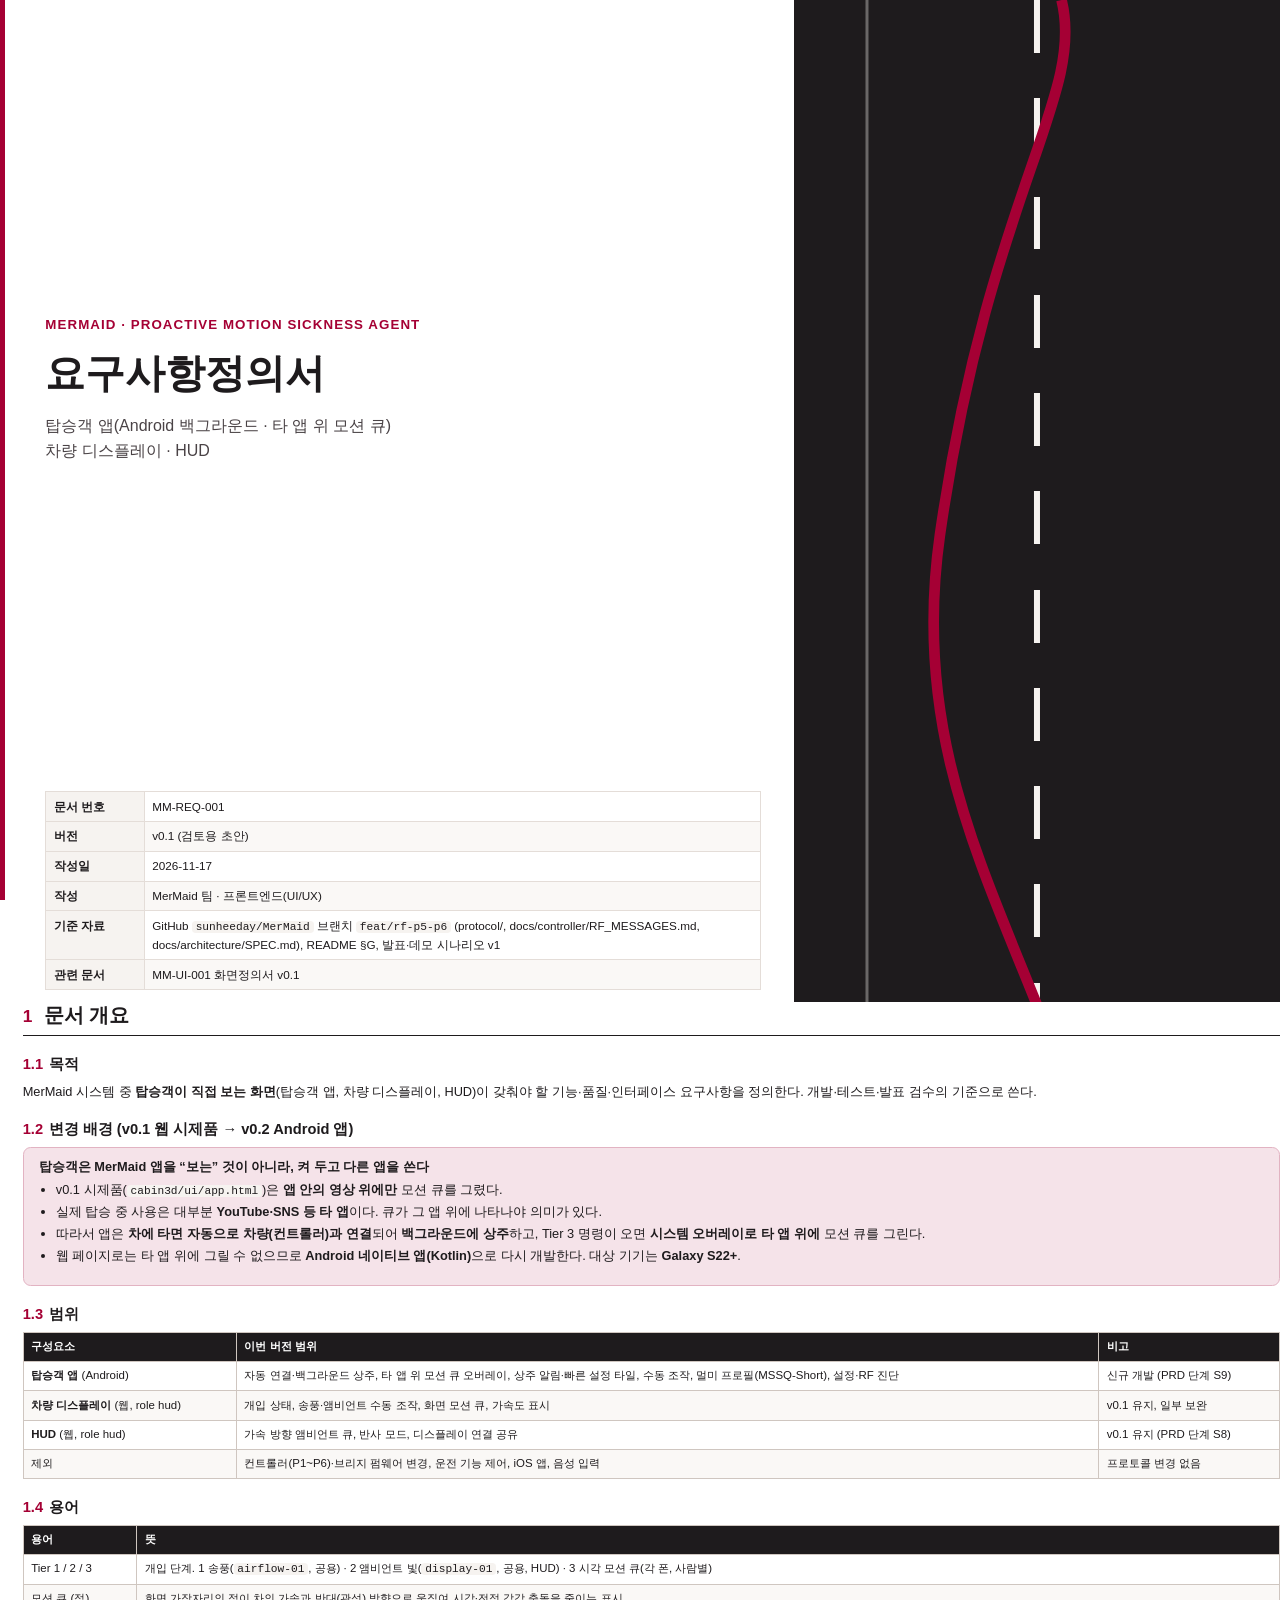
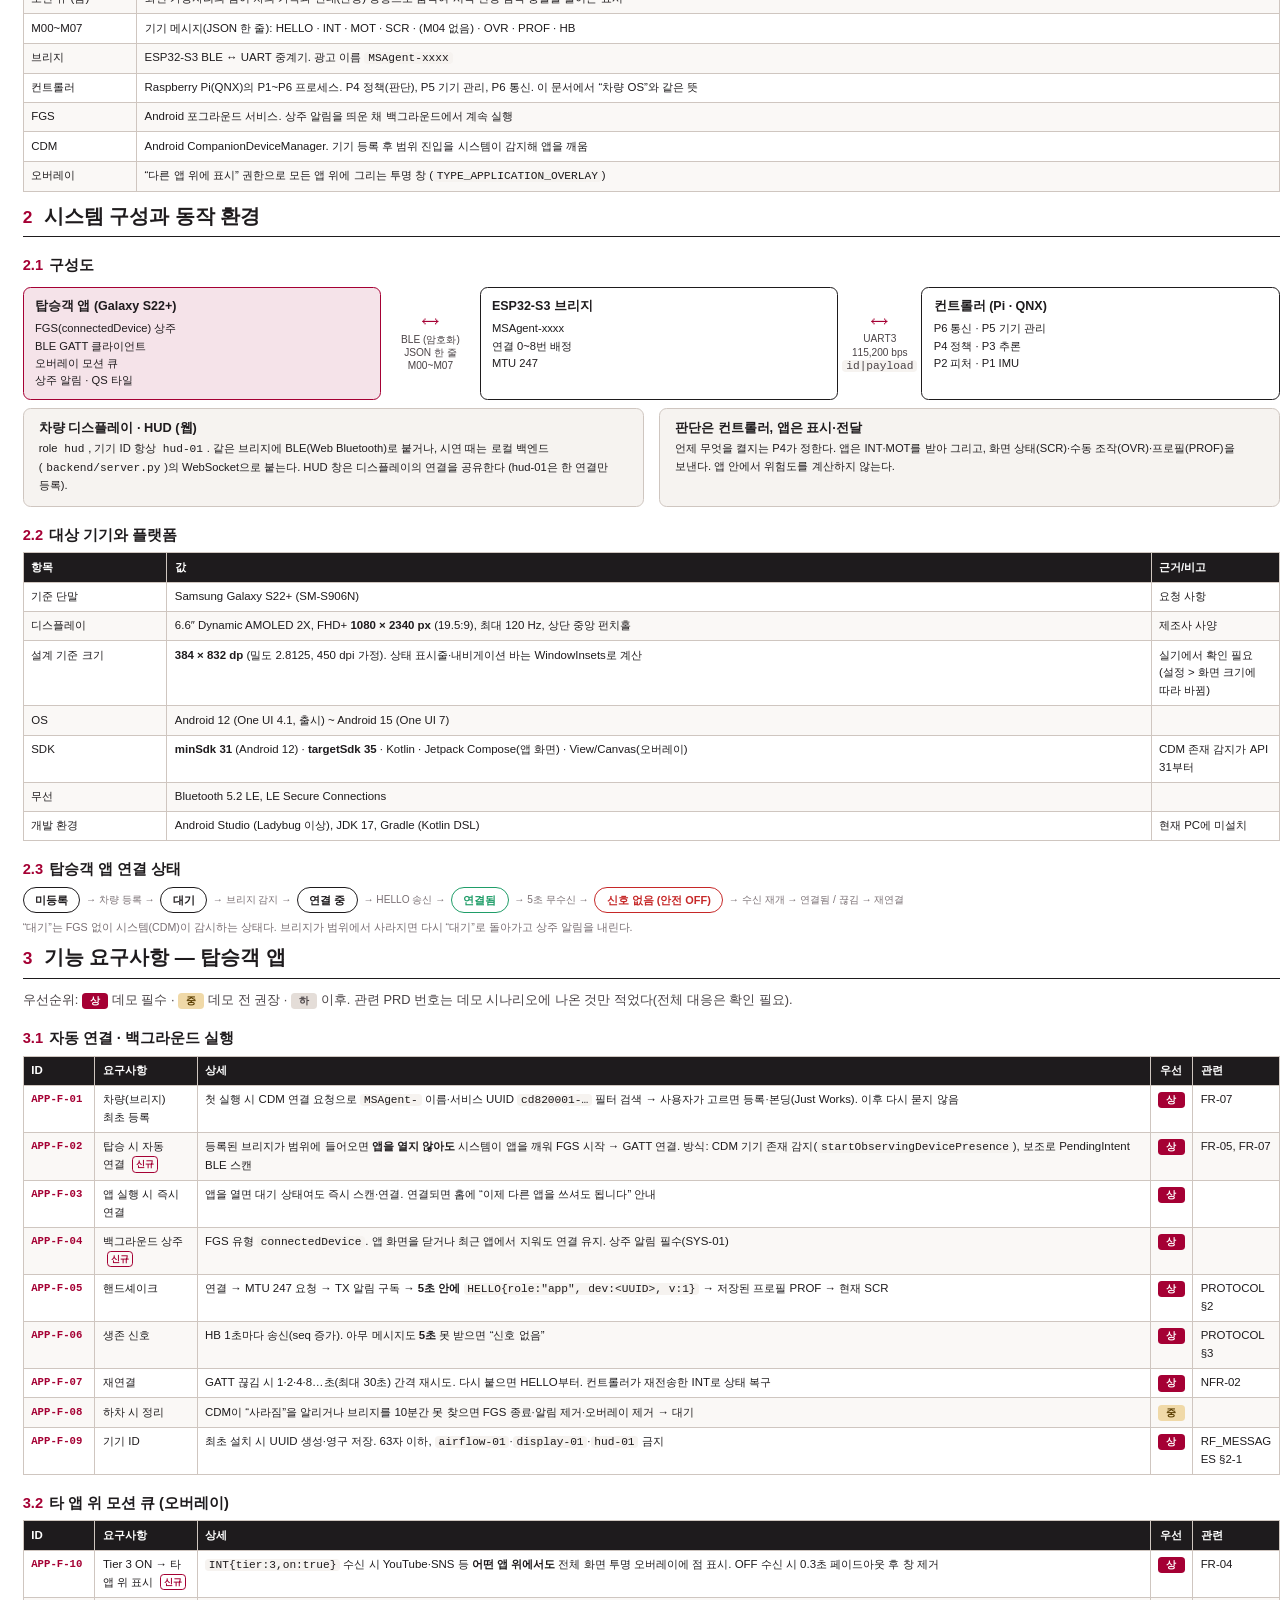
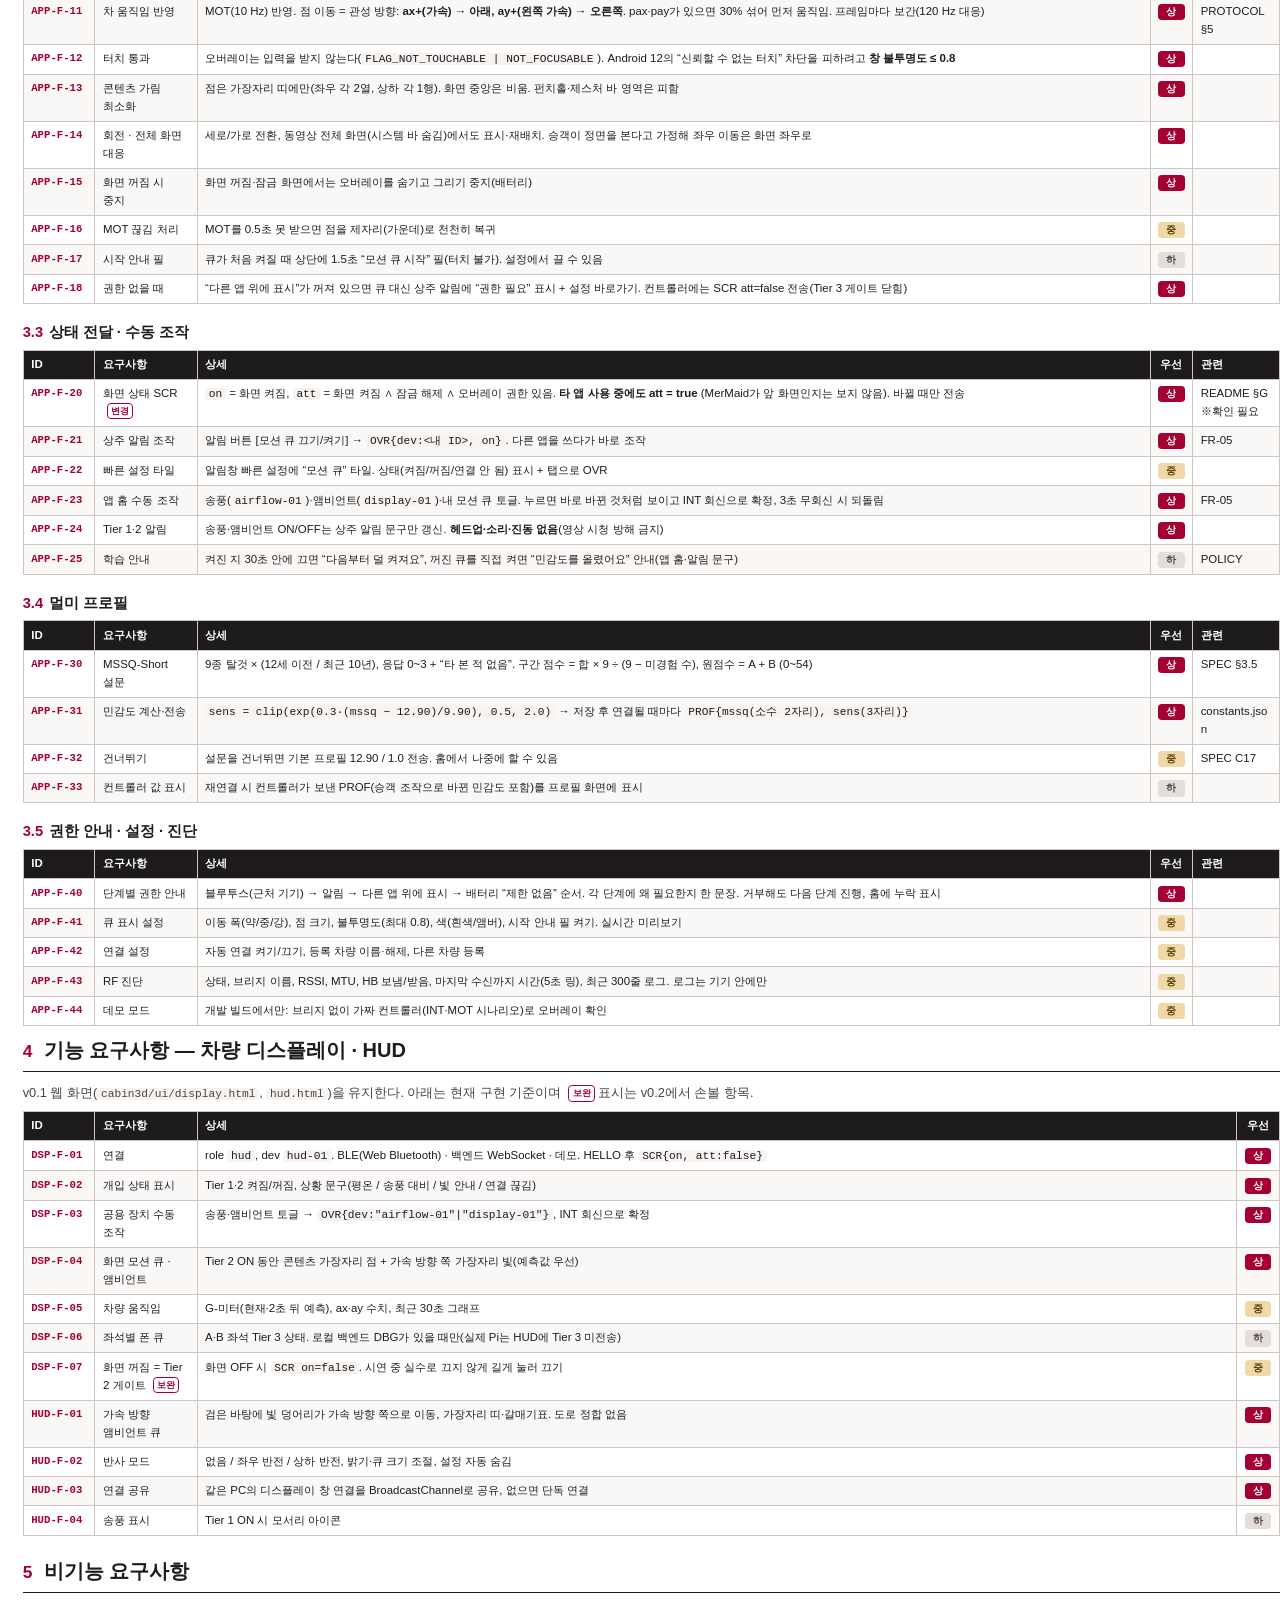
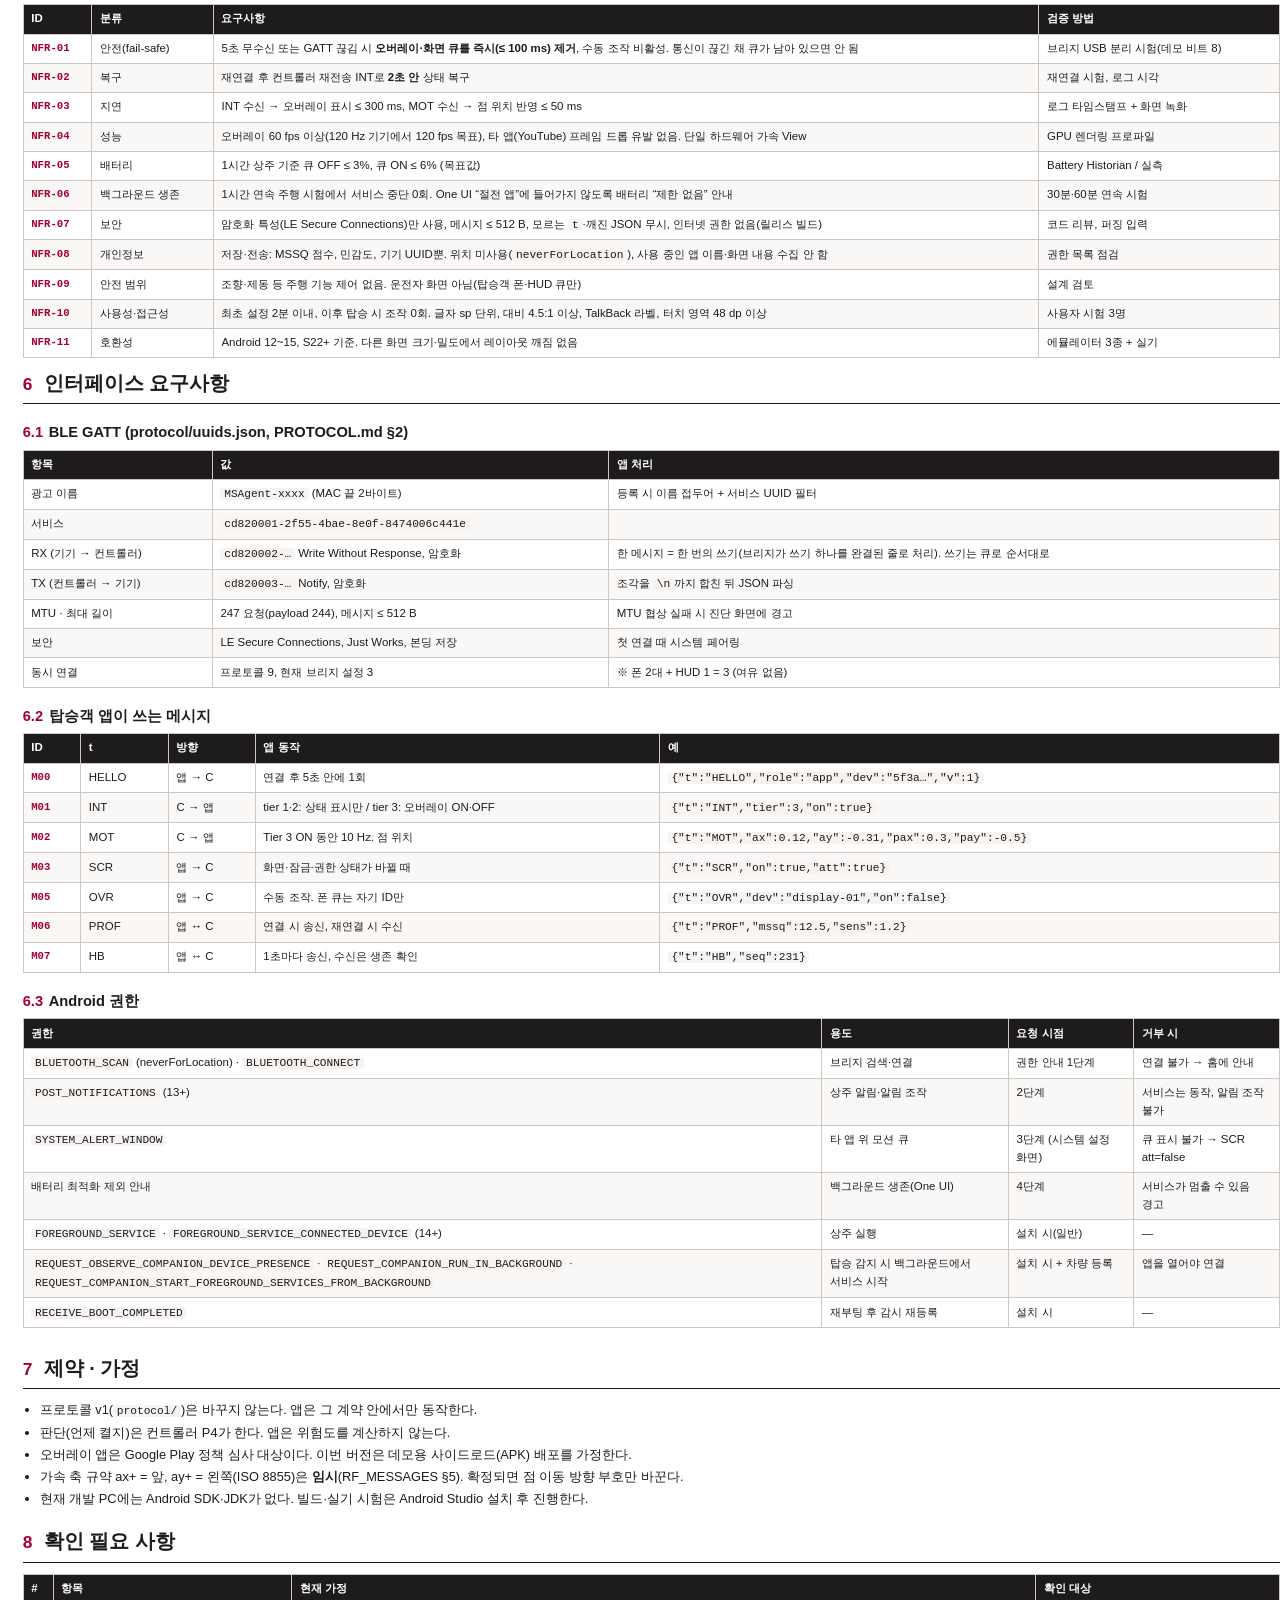
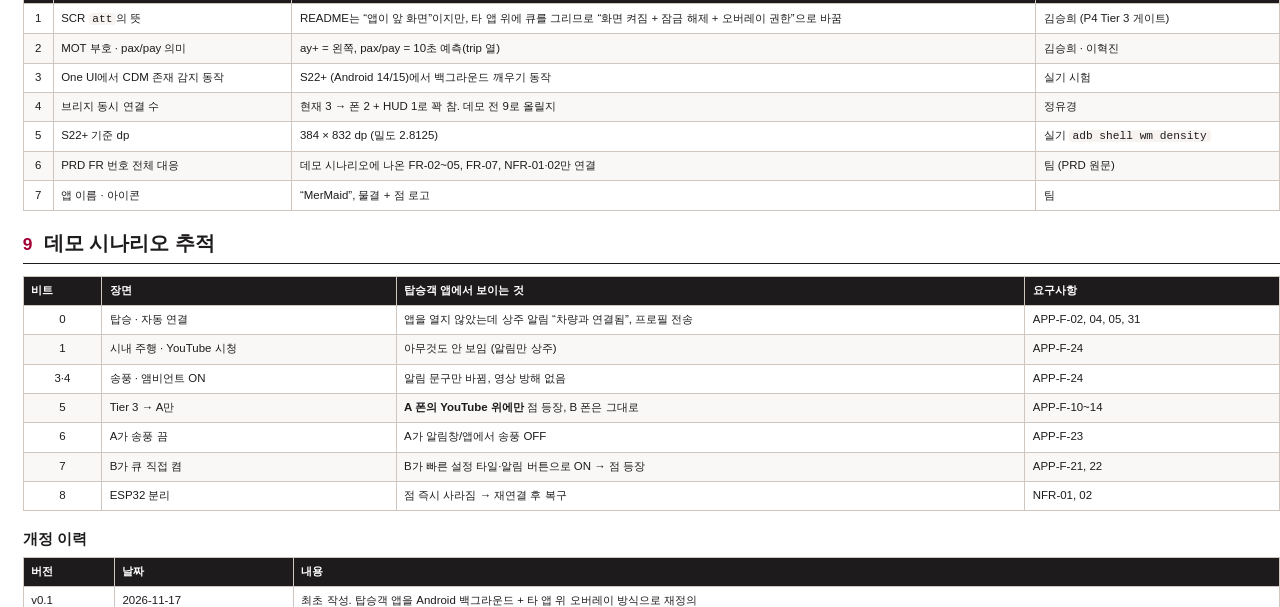
<file: docs/proposal/ui/src/요구사항정의서.html>
<!doctype html>
<html lang="ko">
<head>
<meta charset="utf-8">
<title>MerMaid 요구사항정의서 v0.1</title>
<link rel="stylesheet" href="doc.css">
<style>
  @page { size: A4 portrait; margin: 16mm 14mm 16mm 14mm;
    @top-right { content: "MerMaid · 요구사항정의서 v0.1"; font: 7.5pt "Malgun Gothic"; color: #7a7074; }
    @bottom-right { content: counter(page) " / " counter(pages); font: 7.5pt "Malgun Gothic"; color: #7a7074; } }
  @page :first { @top-right { content: none; } @bottom-right { content: none; } }
  table.req th:nth-child(1) { width: 19mm; } table.req th:nth-child(2) { width: 27mm; }
  table.req th:nth-child(4) { width: 11mm; } table.req th:nth-child(5) { width: 23mm; }
  section.flow { break-after: auto; }
  section.flow + section > h2:first-child { margin-top: 7mm; }
  .cover-page { height: 265mm; }
  .arch { display: grid; grid-template-columns: 1fr 26mm 1fr 22mm 1fr; align-items: center; gap: 0; margin: 3mm 0 2mm; font-size: 8.4pt; }
  .arch .n { border: 0.35mm solid var(--ink); border-radius: 2mm; padding: 2.5mm 3mm; background: #fff; min-height: 30mm; }
  .arch .n b { display: block; font-size: 9.4pt; margin-bottom: 1mm; }
  .arch .n.hl { border-color: var(--red); background: var(--red-soft); }
  .arch .e { text-align: center; font-size: 7.6pt; color: var(--ink-2); line-height: 1.3; }
  .arch .e::before { content: "⟷"; display: block; font-size: 14pt; color: var(--red); line-height: 1; }
  .arch2 { display: grid; grid-template-columns: 1fr 1fr; gap: 4mm; margin-top: 2mm; font-size: 8.4pt; }
  .state { display: flex; align-items: center; gap: 1.5mm; flex-wrap: wrap; font-size: 8.2pt; margin: 2mm 0 1mm; }
  .state span.s { border: 0.3mm solid var(--ink); border-radius: 5mm; padding: 1mm 3mm; background: #fff; font-weight: 700; }
  .state span.s.bad { border-color: var(--bad); color: var(--bad); }
  .state span.s.ok { border-color: var(--ok); color: var(--ok); }
  .state i { font-style: normal; color: var(--muted); font-size: 7.6pt; }
</style>
</head>
<body>
<div class="rail"></div>

<!-- 표지 -->
<section class="page cover-page">
  <div class="cover" style="height:100%">
    <div class="lane"><svg class="curve" viewBox="0 0 100 300" preserveAspectRatio="none"><path d="M70 300 C 70 210, 20 180, 30 110 S 60 20, 55 0" fill="none" stroke="#a50034" stroke-width="2.2"/></svg></div>
    <div class="t">
      <div class="kicker">MERMAID · PROACTIVE MOTION SICKNESS AGENT</div>
      <h1>요구사항정의서</h1>
      <p class="sub">탑승객 앱(Android 백그라운드 · 타 앱 위 모션 큐)<br>차량 디스플레이 · HUD</p>
    </div>
    <table>
      <tr><th>문서 번호</th><td>MM-REQ-001</td></tr>
      <tr><th>버전</th><td>v0.1 (검토용 초안)</td></tr>
      <tr><th>작성일</th><td>2026-11-17</td></tr>
      <tr><th>작성</th><td>MerMaid 팀 · 프론트엔드(UI/UX)</td></tr>
      <tr><th>기준 자료</th><td>GitHub <code>sunheeday/MerMaid</code> 브랜치 <code>feat/rf-p5-p6</code> (protocol/, docs/controller/RF_MESSAGES.md, docs/architecture/SPEC.md), README §G, 발표·데모 시나리오 v1</td></tr>
      <tr><th>관련 문서</th><td>MM-UI-001 화면정의서 v0.1</td></tr>
    </table>
  </div>
</section>

<!-- 1. 개요 -->
<section class="page">
  <h2><span class="no">1</span>문서 개요</h2>
  <h3><span class="no">1.1</span>목적</h3>
  <p>MerMaid 시스템 중 <b>탑승객이 직접 보는 화면</b>(탑승객 앱, 차량 디스플레이, HUD)이 갖춰야 할 기능·품질·인터페이스 요구사항을 정의한다. 개발·테스트·발표 검수의 기준으로 쓴다.</p>

  <h3><span class="no">1.2</span>변경 배경 (v0.1 웹 시제품 → v0.2 Android 앱)</h3>
  <div class="box red">
    <h4>탑승객은 MerMaid 앱을 “보는” 것이 아니라, 켜 두고 다른 앱을 쓴다</h4>
    <ul class="tight">
      <li>v0.1 시제품(<code>cabin3d/ui/app.html</code>)은 <b>앱 안의 영상 위에만</b> 모션 큐를 그렸다.</li>
      <li>실제 탑승 중 사용은 대부분 <b>YouTube·SNS 등 타 앱</b>이다. 큐가 그 앱 위에 나타나야 의미가 있다.</li>
      <li>따라서 앱은 <b>차에 타면 자동으로 차량(컨트롤러)과 연결</b>되어 <b>백그라운드에 상주</b>하고, Tier 3 명령이 오면 <b>시스템 오버레이로 타 앱 위에</b> 모션 큐를 그린다.</li>
      <li>웹 페이지로는 타 앱 위에 그릴 수 없으므로 <b>Android 네이티브 앱(Kotlin)</b>으로 다시 개발한다. 대상 기기는 <b>Galaxy S22+</b>.</li>
    </ul>
  </div>

  <h3><span class="no">1.3</span>범위</h3>
  <table>
    <thead><tr><th>구성요소</th><th>이번 버전 범위</th><th>비고</th></tr></thead>
    <tbody>
      <tr><td><b>탑승객 앱</b> (Android)</td><td>자동 연결·백그라운드 상주, 타 앱 위 모션 큐 오버레이, 상주 알림·빠른 설정 타일, 수동 조작, 멀미 프로필(MSSQ-Short), 설정·RF 진단</td><td>신규 개발 (PRD 단계 S9)</td></tr>
      <tr><td><b>차량 디스플레이</b> (웹, role hud)</td><td>개입 상태, 송풍·앰비언트 수동 조작, 화면 모션 큐, 가속도 표시</td><td>v0.1 유지, 일부 보완</td></tr>
      <tr><td><b>HUD</b> (웹, role hud)</td><td>가속 방향 앰비언트 큐, 반사 모드, 디스플레이 연결 공유</td><td>v0.1 유지 (PRD 단계 S8)</td></tr>
      <tr><td>제외</td><td>컨트롤러(P1~P6)·브리지 펌웨어 변경, 운전 기능 제어, iOS 앱, 음성 입력</td><td>프로토콜 변경 없음</td></tr>
    </tbody>
  </table>

  <h3><span class="no">1.4</span>용어</h3>
  <table>
    <thead><tr><th style="width:30mm">용어</th><th>뜻</th></tr></thead>
    <tbody>
      <tr><td>Tier 1 / 2 / 3</td><td>개입 단계. 1 송풍(<code>airflow-01</code>, 공용) · 2 앰비언트 빛(<code>display-01</code>, 공용, HUD) · 3 시각 모션 큐(각 폰, 사람별)</td></tr>
      <tr><td>모션 큐 (점)</td><td>화면 가장자리의 점이 차의 가속과 반대(관성) 방향으로 움직여 시각·전정 감각 충돌을 줄이는 표시</td></tr>
      <tr><td>M00~M07</td><td>기기 메시지(JSON 한 줄): HELLO · INT · MOT · SCR · (M04 없음) · OVR · PROF · HB</td></tr>
      <tr><td>브리지</td><td>ESP32-S3 BLE ↔ UART 중계기. 광고 이름 <code>MSAgent-xxxx</code></td></tr>
      <tr><td>컨트롤러</td><td>Raspberry Pi(QNX)의 P1~P6 프로세스. P4 정책(판단), P5 기기 관리, P6 통신. 이 문서에서 “차량 OS”와 같은 뜻</td></tr>
      <tr><td>FGS</td><td>Android 포그라운드 서비스. 상주 알림을 띄운 채 백그라운드에서 계속 실행</td></tr>
      <tr><td>CDM</td><td>Android CompanionDeviceManager. 기기 등록 후 범위 진입을 시스템이 감지해 앱을 깨움</td></tr>
      <tr><td>오버레이</td><td>“다른 앱 위에 표시” 권한으로 모든 앱 위에 그리는 투명 창 (<code>TYPE_APPLICATION_OVERLAY</code>)</td></tr>
    </tbody>
  </table>
</section>

<!-- 2. 시스템 구성 -->
<section class="page">
  <h2><span class="no">2</span>시스템 구성과 동작 환경</h2>
  <h3><span class="no">2.1</span>구성도</h3>
  <div class="arch">
    <div class="n hl"><b>탑승객 앱 (Galaxy S22+)</b>FGS(connectedDevice) 상주<br>BLE GATT 클라이언트<br>오버레이 모션 큐<br>상주 알림 · QS 타일</div>
    <div class="e">BLE (암호화)<br>JSON 한 줄<br>M00~M07</div>
    <div class="n"><b>ESP32-S3 브리지</b>MSAgent-xxxx<br>연결 0~8번 배정<br>MTU 247</div>
    <div class="e">UART3<br>115,200 bps<br><code>id|payload</code></div>
    <div class="n"><b>컨트롤러 (Pi · QNX)</b>P6 통신 · P5 기기 관리<br>P4 정책 · P3 추론<br>P2 피처 · P1 IMU</div>
  </div>
  <div class="arch2">
    <div class="box" style="margin:0"><h4>차량 디스플레이 · HUD (웹)</h4>role <code>hud</code>, 기기 ID 항상 <code>hud-01</code>. 같은 브리지에 BLE(Web Bluetooth)로 붙거나, 시연 때는 로컬 백엔드(<code>backend/server.py</code>)의 WebSocket으로 붙는다. HUD 창은 디스플레이의 연결을 공유한다 (hud-01은 한 연결만 등록).</div>
    <div class="box" style="margin:0"><h4>판단은 컨트롤러, 앱은 표시·전달</h4>언제 무엇을 켤지는 P4가 정한다. 앱은 INT·MOT를 받아 그리고, 화면 상태(SCR)·수동 조작(OVR)·프로필(PROF)을 보낸다. 앱 안에서 위험도를 계산하지 않는다.</div>
  </div>

  <h3><span class="no">2.2</span>대상 기기와 플랫폼</h3>
  <table>
    <thead><tr><th style="width:38mm">항목</th><th>값</th><th style="width:34mm">근거/비고</th></tr></thead>
    <tbody>
      <tr><td>기준 단말</td><td>Samsung Galaxy S22+ (SM-S906N)</td><td>요청 사항</td></tr>
      <tr><td>디스플레이</td><td>6.6″ Dynamic AMOLED 2X, FHD+ <b>1080 × 2340 px</b> (19.5:9), 최대 120 Hz, 상단 중앙 펀치홀</td><td>제조사 사양</td></tr>
      <tr><td>설계 기준 크기</td><td><b>384 × 832 dp</b> (밀도 2.8125, 450 dpi 가정). 상태 표시줄·내비게이션 바는 WindowInsets로 계산</td><td>실기에서 확인 필요 (설정 &gt; 화면 크기에 따라 바뀜)</td></tr>
      <tr><td>OS</td><td>Android 12 (One UI 4.1, 출시) ~ Android 15 (One UI 7)</td><td></td></tr>
      <tr><td>SDK</td><td><b>minSdk 31</b> (Android 12) · <b>targetSdk 35</b> · Kotlin · Jetpack Compose(앱 화면) · View/Canvas(오버레이)</td><td>CDM 존재 감지가 API 31부터</td></tr>
      <tr><td>무선</td><td>Bluetooth 5.2 LE, LE Secure Connections</td><td></td></tr>
      <tr><td>개발 환경</td><td>Android Studio (Ladybug 이상), JDK 17, Gradle (Kotlin DSL)</td><td>현재 PC에 미설치</td></tr>
    </tbody>
  </table>

  <h3><span class="no">2.3</span>탑승객 앱 연결 상태</h3>
  <div class="state">
    <span class="s">미등록</span><i>→ 차량 등록 →</i>
    <span class="s">대기</span><i>→ 브리지 감지 →</i>
    <span class="s">연결 중</span><i>→ HELLO 송신 →</i>
    <span class="s ok">연결됨</span><i>→ 5초 무수신 →</i>
    <span class="s bad">신호 없음 (안전 OFF)</span><i>→ 수신 재개 → 연결됨 / 끊김 → 재연결</i>
  </div>
  <p class="muted"><small>“대기”는 FGS 없이 시스템(CDM)이 감시하는 상태다. 브리지가 범위에서 사라지면 다시 “대기”로 돌아가고 상주 알림을 내린다.</small></p>
</section>

<!-- 3. 기능 요구사항: 앱 -->
<section class="page">
  <h2><span class="no">3</span>기능 요구사항 — 탑승객 앱</h2>
  <p class="lead">우선순위: <span class="pri h">상</span> 데모 필수 · <span class="pri m">중</span> 데모 전 권장 · <span class="pri l">하</span> 이후. 관련 PRD 번호는 데모 시나리오에 나온 것만 적었다(전체 대응은 확인 필요).</p>

  <h3><span class="no">3.1</span>자동 연결 · 백그라운드 실행</h3>
  <table class="req">
    <thead><tr><th>ID</th><th>요구사항</th><th>상세</th><th class="c">우선</th><th>관련</th></tr></thead>
    <tbody>
      <tr><td class="id">APP-F-01</td><td>차량(브리지) 최초 등록</td><td>첫 실행 시 CDM 연결 요청으로 <code>MSAgent-</code> 이름·서비스 UUID <code>cd820001-…</code> 필터 검색 → 사용자가 고르면 등록·본딩(Just Works). 이후 다시 묻지 않음</td><td class="c"><span class="pri h">상</span></td><td>FR-07</td></tr>
      <tr><td class="id">APP-F-02</td><td>탑승 시 자동 연결 <span class="new">신규</span></td><td>등록된 브리지가 범위에 들어오면 <b>앱을 열지 않아도</b> 시스템이 앱을 깨워 FGS 시작 → GATT 연결. 방식: CDM 기기 존재 감지(<code>startObservingDevicePresence</code>), 보조로 PendingIntent BLE 스캔</td><td class="c"><span class="pri h">상</span></td><td>FR-05, FR-07</td></tr>
      <tr><td class="id">APP-F-03</td><td>앱 실행 시 즉시 연결</td><td>앱을 열면 대기 상태여도 즉시 스캔·연결. 연결되면 홈에 “이제 다른 앱을 쓰셔도 됩니다” 안내</td><td class="c"><span class="pri h">상</span></td><td></td></tr>
      <tr><td class="id">APP-F-04</td><td>백그라운드 상주 <span class="new">신규</span></td><td>FGS 유형 <code>connectedDevice</code>. 앱 화면을 닫거나 최근 앱에서 지워도 연결 유지. 상주 알림 필수(SYS-01)</td><td class="c"><span class="pri h">상</span></td><td></td></tr>
      <tr><td class="id">APP-F-05</td><td>핸드셰이크</td><td>연결 → MTU 247 요청 → TX 알림 구독 → <b>5초 안에</b> <code>HELLO{role:"app", dev:&lt;UUID&gt;, v:1}</code> → 저장된 프로필 PROF → 현재 SCR</td><td class="c"><span class="pri h">상</span></td><td>PROTOCOL §2</td></tr>
      <tr><td class="id">APP-F-06</td><td>생존 신호</td><td>HB 1초마다 송신(seq 증가). 아무 메시지도 <b>5초</b> 못 받으면 “신호 없음”</td><td class="c"><span class="pri h">상</span></td><td>PROTOCOL §3</td></tr>
      <tr><td class="id">APP-F-07</td><td>재연결</td><td>GATT 끊김 시 1·2·4·8…초(최대 30초) 간격 재시도. 다시 붙으면 HELLO부터. 컨트롤러가 재전송한 INT로 상태 복구</td><td class="c"><span class="pri h">상</span></td><td>NFR-02</td></tr>
      <tr><td class="id">APP-F-08</td><td>하차 시 정리</td><td>CDM이 “사라짐”을 알리거나 브리지를 10분간 못 찾으면 FGS 종료·알림 제거·오버레이 제거 → 대기</td><td class="c"><span class="pri m">중</span></td><td></td></tr>
      <tr><td class="id">APP-F-09</td><td>기기 ID</td><td>최초 설치 시 UUID 생성·영구 저장. 63자 이하, <code>airflow-01</code>·<code>display-01</code>·<code>hud-01</code> 금지</td><td class="c"><span class="pri h">상</span></td><td>RF_MESSAGES §2-1</td></tr>
    </tbody>
  </table>

  <h3><span class="no">3.2</span>타 앱 위 모션 큐 (오버레이)</h3>
  <table class="req">
    <thead><tr><th>ID</th><th>요구사항</th><th>상세</th><th class="c">우선</th><th>관련</th></tr></thead>
    <tbody>
      <tr><td class="id">APP-F-10</td><td>Tier 3 ON → 타 앱 위 표시 <span class="new">신규</span></td><td><code>INT{tier:3,on:true}</code> 수신 시 YouTube·SNS 등 <b>어떤 앱 위에서도</b> 전체 화면 투명 오버레이에 점 표시. OFF 수신 시 0.3초 페이드아웃 후 창 제거</td><td class="c"><span class="pri h">상</span></td><td>FR-04</td></tr>
      <tr><td class="id">APP-F-11</td><td>차 움직임 반영</td><td>MOT(10 Hz) 반영. 점 이동 = 관성 방향: <b>ax+(가속) → 아래, ay+(왼쪽 가속) → 오른쪽</b>. pax·pay가 있으면 30% 섞어 먼저 움직임. 프레임마다 보간(120 Hz 대응)</td><td class="c"><span class="pri h">상</span></td><td>PROTOCOL §5</td></tr>
      <tr><td class="id">APP-F-12</td><td>터치 통과</td><td>오버레이는 입력을 받지 않는다(<code>FLAG_NOT_TOUCHABLE | NOT_FOCUSABLE</code>). Android 12의 “신뢰할 수 없는 터치” 차단을 피하려고 <b>창 불투명도 ≤ 0.8</b></td><td class="c"><span class="pri h">상</span></td><td></td></tr>
      <tr><td class="id">APP-F-13</td><td>콘텐츠 가림 최소화</td><td>점은 가장자리 띠에만(좌우 각 2열, 상하 각 1행). 화면 중앙은 비움. 펀치홀·제스처 바 영역은 피함</td><td class="c"><span class="pri h">상</span></td><td></td></tr>
      <tr><td class="id">APP-F-14</td><td>회전 · 전체 화면 대응</td><td>세로/가로 전환, 동영상 전체 화면(시스템 바 숨김)에서도 표시·재배치. 승객이 정면을 본다고 가정해 좌우 이동은 화면 좌우로</td><td class="c"><span class="pri h">상</span></td><td></td></tr>
      <tr><td class="id">APP-F-15</td><td>화면 꺼짐 시 중지</td><td>화면 꺼짐·잠금 화면에서는 오버레이를 숨기고 그리기 중지(배터리)</td><td class="c"><span class="pri h">상</span></td><td></td></tr>
      <tr><td class="id">APP-F-16</td><td>MOT 끊김 처리</td><td>MOT를 0.5초 못 받으면 점을 제자리(가운데)로 천천히 복귀</td><td class="c"><span class="pri m">중</span></td><td></td></tr>
      <tr><td class="id">APP-F-17</td><td>시작 안내 필</td><td>큐가 처음 켜질 때 상단에 1.5초 “모션 큐 시작” 필(터치 불가). 설정에서 끌 수 있음</td><td class="c"><span class="pri l">하</span></td><td></td></tr>
      <tr><td class="id">APP-F-18</td><td>권한 없을 때</td><td>“다른 앱 위에 표시”가 꺼져 있으면 큐 대신 상주 알림에 “권한 필요” 표시 + 설정 바로가기. 컨트롤러에는 SCR att=false 전송(Tier 3 게이트 닫힘)</td><td class="c"><span class="pri h">상</span></td><td></td></tr>
    </tbody>
  </table>
</section>

<section class="page">
  <h3><span class="no">3.3</span>상태 전달 · 수동 조작</h3>
  <table class="req">
    <thead><tr><th>ID</th><th>요구사항</th><th>상세</th><th class="c">우선</th><th>관련</th></tr></thead>
    <tbody>
      <tr><td class="id">APP-F-20</td><td>화면 상태 SCR <span class="new">변경</span></td><td><code>on</code> = 화면 켜짐, <code>att</code> = 화면 켜짐 ∧ 잠금 해제 ∧ 오버레이 권한 있음. <b>타 앱 사용 중에도 att = true</b> (MerMaid가 앞 화면인지는 보지 않음). 바뀔 때만 전송</td><td class="c"><span class="pri h">상</span></td><td>README §G ※확인 필요</td></tr>
      <tr><td class="id">APP-F-21</td><td>상주 알림 조작</td><td>알림 버튼 [모션 큐 끄기/켜기] → <code>OVR{dev:&lt;내 ID&gt;, on}</code>. 다른 앱을 쓰다가 바로 조작</td><td class="c"><span class="pri h">상</span></td><td>FR-05</td></tr>
      <tr><td class="id">APP-F-22</td><td>빠른 설정 타일</td><td>알림창 빠른 설정에 “모션 큐” 타일. 상태(켜짐/꺼짐/연결 안 됨) 표시 + 탭으로 OVR</td><td class="c"><span class="pri m">중</span></td><td></td></tr>
      <tr><td class="id">APP-F-23</td><td>앱 홈 수동 조작</td><td>송풍(<code>airflow-01</code>)·앰비언트(<code>display-01</code>)·내 모션 큐 토글. 누르면 바로 바뀐 것처럼 보이고 INT 회신으로 확정, 3초 무회신 시 되돌림</td><td class="c"><span class="pri h">상</span></td><td>FR-05</td></tr>
      <tr><td class="id">APP-F-24</td><td>Tier 1·2 알림</td><td>송풍·앰비언트 ON/OFF는 상주 알림 문구만 갱신. <b>헤드업·소리·진동 없음</b>(영상 시청 방해 금지)</td><td class="c"><span class="pri h">상</span></td><td></td></tr>
      <tr><td class="id">APP-F-25</td><td>학습 안내</td><td>켜진 지 30초 안에 끄면 “다음부터 덜 켜져요”, 꺼진 큐를 직접 켜면 “민감도를 올렸어요” 안내(앱 홈·알림 문구)</td><td class="c"><span class="pri l">하</span></td><td>POLICY</td></tr>
    </tbody>
  </table>

  <h3><span class="no">3.4</span>멀미 프로필</h3>
  <table class="req">
    <thead><tr><th>ID</th><th>요구사항</th><th>상세</th><th class="c">우선</th><th>관련</th></tr></thead>
    <tbody>
      <tr><td class="id">APP-F-30</td><td>MSSQ-Short 설문</td><td>9종 탈것 × (12세 이전 / 최근 10년), 응답 0~3 + “타 본 적 없음”. 구간 점수 = 합 × 9 ÷ (9 − 미경험 수), 원점수 = A + B (0~54)</td><td class="c"><span class="pri h">상</span></td><td>SPEC §3.5</td></tr>
      <tr><td class="id">APP-F-31</td><td>민감도 계산·전송</td><td><code>sens = clip(exp(0.3·(mssq − 12.90)/9.90), 0.5, 2.0)</code> → 저장 후 연결될 때마다 <code>PROF{mssq(소수 2자리), sens(3자리)}</code></td><td class="c"><span class="pri h">상</span></td><td>constants.json</td></tr>
      <tr><td class="id">APP-F-32</td><td>건너뛰기</td><td>설문을 건너뛰면 기본 프로필 12.90 / 1.0 전송. 홈에서 나중에 할 수 있음</td><td class="c"><span class="pri m">중</span></td><td>SPEC C17</td></tr>
      <tr><td class="id">APP-F-33</td><td>컨트롤러 값 표시</td><td>재연결 시 컨트롤러가 보낸 PROF(승객 조작으로 바뀐 민감도 포함)를 프로필 화면에 표시</td><td class="c"><span class="pri l">하</span></td><td></td></tr>
    </tbody>
  </table>

  <h3><span class="no">3.5</span>권한 안내 · 설정 · 진단</h3>
  <table class="req">
    <thead><tr><th>ID</th><th>요구사항</th><th>상세</th><th class="c">우선</th><th>관련</th></tr></thead>
    <tbody>
      <tr><td class="id">APP-F-40</td><td>단계별 권한 안내</td><td>블루투스(근처 기기) → 알림 → 다른 앱 위에 표시 → 배터리 “제한 없음” 순서. 각 단계에 왜 필요한지 한 문장. 거부해도 다음 단계 진행, 홈에 누락 표시</td><td class="c"><span class="pri h">상</span></td><td></td></tr>
      <tr><td class="id">APP-F-41</td><td>큐 표시 설정</td><td>이동 폭(약/중/강), 점 크기, 불투명도(최대 0.8), 색(흰색/앰버), 시작 안내 필 켜기. 실시간 미리보기</td><td class="c"><span class="pri m">중</span></td><td></td></tr>
      <tr><td class="id">APP-F-42</td><td>연결 설정</td><td>자동 연결 켜기/끄기, 등록 차량 이름·해제, 다른 차량 등록</td><td class="c"><span class="pri m">중</span></td><td></td></tr>
      <tr><td class="id">APP-F-43</td><td>RF 진단</td><td>상태, 브리지 이름, RSSI, MTU, HB 보냄/받음, 마지막 수신까지 시간(5초 링), 최근 300줄 로그. 로그는 기기 안에만</td><td class="c"><span class="pri m">중</span></td><td></td></tr>
      <tr><td class="id">APP-F-44</td><td>데모 모드</td><td>개발 빌드에서만: 브리지 없이 가짜 컨트롤러(INT·MOT 시나리오)로 오버레이 확인</td><td class="c"><span class="pri m">중</span></td><td></td></tr>
    </tbody>
  </table>
</section>

<!-- 4. 디스플레이·HUD -->
<section class="page">
  <h2><span class="no">4</span>기능 요구사항 — 차량 디스플레이 · HUD</h2>
  <p class="lead">v0.1 웹 화면(<code>cabin3d/ui/display.html</code>, <code>hud.html</code>)을 유지한다. 아래는 현재 구현 기준이며 <span class="new">보완</span> 표시는 v0.2에서 손볼 항목.</p>
  <table class="req">
    <thead><tr><th>ID</th><th>요구사항</th><th>상세</th><th class="c">우선</th></tr></thead>
    <tbody>
      <tr><td class="id">DSP-F-01</td><td>연결</td><td>role <code>hud</code>, dev <code>hud-01</code>. BLE(Web Bluetooth) · 백엔드 WebSocket · 데모. HELLO 후 <code>SCR{on, att:false}</code></td><td class="c"><span class="pri h">상</span></td></tr>
      <tr><td class="id">DSP-F-02</td><td>개입 상태 표시</td><td>Tier 1·2 켜짐/꺼짐, 상황 문구(평온 / 송풍 대비 / 빛 안내 / 연결 끊김)</td><td class="c"><span class="pri h">상</span></td></tr>
      <tr><td class="id">DSP-F-03</td><td>공용 장치 수동 조작</td><td>송풍·앰비언트 토글 → <code>OVR{dev:"airflow-01"|"display-01"}</code>, INT 회신으로 확정</td><td class="c"><span class="pri h">상</span></td></tr>
      <tr><td class="id">DSP-F-04</td><td>화면 모션 큐 · 앰비언트</td><td>Tier 2 ON 동안 콘텐츠 가장자리 점 + 가속 방향 쪽 가장자리 빛(예측값 우선)</td><td class="c"><span class="pri h">상</span></td></tr>
      <tr><td class="id">DSP-F-05</td><td>차량 움직임</td><td>G-미터(현재·2초 뒤 예측), ax·ay 수치, 최근 30초 그래프</td><td class="c"><span class="pri m">중</span></td></tr>
      <tr><td class="id">DSP-F-06</td><td>좌석별 폰 큐</td><td>A·B 좌석 Tier 3 상태. 로컬 백엔드 DBG가 있을 때만(실제 Pi는 HUD에 Tier 3 미전송)</td><td class="c"><span class="pri l">하</span></td></tr>
      <tr><td class="id">DSP-F-07</td><td>화면 꺼짐 = Tier 2 게이트 <span class="new">보완</span></td><td>화면 OFF 시 <code>SCR on=false</code>. 시연 중 실수로 끄지 않게 길게 눌러 끄기</td><td class="c"><span class="pri m">중</span></td></tr>
      <tr><td class="id">HUD-F-01</td><td>가속 방향 앰비언트 큐</td><td>검은 바탕에 빛 덩어리가 가속 방향 쪽으로 이동, 가장자리 띠·갈매기표. 도로 정합 없음</td><td class="c"><span class="pri h">상</span></td></tr>
      <tr><td class="id">HUD-F-02</td><td>반사 모드</td><td>없음 / 좌우 반전 / 상하 반전, 밝기·큐 크기 조절, 설정 자동 숨김</td><td class="c"><span class="pri h">상</span></td></tr>
      <tr><td class="id">HUD-F-03</td><td>연결 공유</td><td>같은 PC의 디스플레이 창 연결을 BroadcastChannel로 공유, 없으면 단독 연결</td><td class="c"><span class="pri h">상</span></td></tr>
      <tr><td class="id">HUD-F-04</td><td>송풍 표시</td><td>Tier 1 ON 시 모서리 아이콘</td><td class="c"><span class="pri l">하</span></td></tr>
    </tbody>
  </table>

  <h2 style="margin-top:6mm"><span class="no">5</span>비기능 요구사항</h2>
  <table>
    <thead><tr><th>ID</th><th>분류</th><th>요구사항</th><th>검증 방법</th></tr></thead>
    <tbody>
      <tr><td class="id">NFR-01</td><td>안전(fail-safe)</td><td>5초 무수신 또는 GATT 끊김 시 <b>오버레이·화면 큐를 즉시(≤ 100 ms) 제거</b>, 수동 조작 비활성. 통신이 끊긴 채 큐가 남아 있으면 안 됨</td><td>브리지 USB 분리 시험(데모 비트 8)</td></tr>
      <tr><td class="id">NFR-02</td><td>복구</td><td>재연결 후 컨트롤러 재전송 INT로 <b>2초 안</b> 상태 복구</td><td>재연결 시험, 로그 시각</td></tr>
      <tr><td class="id">NFR-03</td><td>지연</td><td>INT 수신 → 오버레이 표시 ≤ 300 ms, MOT 수신 → 점 위치 반영 ≤ 50 ms</td><td>로그 타임스탬프 + 화면 녹화</td></tr>
      <tr><td class="id">NFR-04</td><td>성능</td><td>오버레이 60 fps 이상(120 Hz 기기에서 120 fps 목표), 타 앱(YouTube) 프레임 드롭 유발 없음. 단일 하드웨어 가속 View</td><td>GPU 렌더링 프로파일</td></tr>
      <tr><td class="id">NFR-05</td><td>배터리</td><td>1시간 상주 기준 큐 OFF ≤ 3%, 큐 ON ≤ 6% (목표값)</td><td>Battery Historian / 실측</td></tr>
      <tr><td class="id">NFR-06</td><td>백그라운드 생존</td><td>1시간 연속 주행 시험에서 서비스 중단 0회. One UI “절전 앱”에 들어가지 않도록 배터리 “제한 없음” 안내</td><td>30분·60분 연속 시험</td></tr>
      <tr><td class="id">NFR-07</td><td>보안</td><td>암호화 특성(LE Secure Connections)만 사용, 메시지 ≤ 512 B, 모르는 <code>t</code>·깨진 JSON 무시, 인터넷 권한 없음(릴리스 빌드)</td><td>코드 리뷰, 퍼징 입력</td></tr>
      <tr><td class="id">NFR-08</td><td>개인정보</td><td>저장·전송: MSSQ 점수, 민감도, 기기 UUID뿐. 위치 미사용(<code>neverForLocation</code>), 사용 중인 앱 이름·화면 내용 수집 안 함</td><td>권한 목록 점검</td></tr>
      <tr><td class="id">NFR-09</td><td>안전 범위</td><td>조향·제동 등 주행 기능 제어 없음. 운전자 화면 아님(탑승객 폰·HUD 큐만)</td><td>설계 검토</td></tr>
      <tr><td class="id">NFR-10</td><td>사용성·접근성</td><td>최초 설정 2분 이내, 이후 탑승 시 조작 0회. 글자 sp 단위, 대비 4.5:1 이상, TalkBack 라벨, 터치 영역 48 dp 이상</td><td>사용자 시험 3명</td></tr>
      <tr><td class="id">NFR-11</td><td>호환성</td><td>Android 12~15, S22+ 기준. 다른 화면 크기·밀도에서 레이아웃 깨짐 없음</td><td>에뮬레이터 3종 + 실기</td></tr>
    </tbody>
  </table>
</section>

<!-- 6. 인터페이스 -->
<section class="page flow">
  <h2><span class="no">6</span>인터페이스 요구사항</h2>
  <h3><span class="no">6.1</span>BLE GATT (protocol/uuids.json, PROTOCOL.md §2)</h3>
  <table>
    <thead><tr><th>항목</th><th>값</th><th>앱 처리</th></tr></thead>
    <tbody>
      <tr><td>광고 이름</td><td><code>MSAgent-xxxx</code> (MAC 끝 2바이트)</td><td>등록 시 이름 접두어 + 서비스 UUID 필터</td></tr>
      <tr><td>서비스</td><td><code>cd820001-2f55-4bae-8e0f-8474006c441e</code></td><td></td></tr>
      <tr><td>RX (기기 → 컨트롤러)</td><td><code>cd820002-…</code> Write Without Response, 암호화</td><td>한 메시지 = 한 번의 쓰기(브리지가 쓰기 하나를 완결된 줄로 처리). 쓰기는 큐로 순서대로</td></tr>
      <tr><td>TX (컨트롤러 → 기기)</td><td><code>cd820003-…</code> Notify, 암호화</td><td>조각을 <code>\n</code>까지 합친 뒤 JSON 파싱</td></tr>
      <tr><td>MTU · 최대 길이</td><td>247 요청(payload 244), 메시지 ≤ 512 B</td><td>MTU 협상 실패 시 진단 화면에 경고</td></tr>
      <tr><td>보안</td><td>LE Secure Connections, Just Works, 본딩 저장</td><td>첫 연결 때 시스템 페어링</td></tr>
      <tr><td>동시 연결</td><td>프로토콜 9, 현재 브리지 설정 3</td><td>※ 폰 2대 + HUD 1 = 3 (여유 없음)</td></tr>
    </tbody>
  </table>

  <h3><span class="no">6.2</span>탑승객 앱이 쓰는 메시지</h3>
  <table>
    <thead><tr><th>ID</th><th>t</th><th>방향</th><th>앱 동작</th><th>예</th></tr></thead>
    <tbody>
      <tr><td class="id">M00</td><td>HELLO</td><td>앱 → C</td><td>연결 후 5초 안에 1회</td><td><code>{"t":"HELLO","role":"app","dev":"5f3a…","v":1}</code></td></tr>
      <tr><td class="id">M01</td><td>INT</td><td>C → 앱</td><td>tier 1·2: 상태 표시만 / tier 3: 오버레이 ON·OFF</td><td><code>{"t":"INT","tier":3,"on":true}</code></td></tr>
      <tr><td class="id">M02</td><td>MOT</td><td>C → 앱</td><td>Tier 3 ON 동안 10 Hz. 점 위치</td><td><code>{"t":"MOT","ax":0.12,"ay":-0.31,"pax":0.3,"pay":-0.5}</code></td></tr>
      <tr><td class="id">M03</td><td>SCR</td><td>앱 → C</td><td>화면·잠금·권한 상태가 바뀔 때</td><td><code>{"t":"SCR","on":true,"att":true}</code></td></tr>
      <tr><td class="id">M05</td><td>OVR</td><td>앱 → C</td><td>수동 조작. 폰 큐는 자기 ID만</td><td><code>{"t":"OVR","dev":"display-01","on":false}</code></td></tr>
      <tr><td class="id">M06</td><td>PROF</td><td>앱 ↔ C</td><td>연결 시 송신, 재연결 시 수신</td><td><code>{"t":"PROF","mssq":12.5,"sens":1.2}</code></td></tr>
      <tr><td class="id">M07</td><td>HB</td><td>앱 ↔ C</td><td>1초마다 송신, 수신은 생존 확인</td><td><code>{"t":"HB","seq":231}</code></td></tr>
    </tbody>
  </table>

  <h3><span class="no">6.3</span>Android 권한</h3>
  <table>
    <thead><tr><th>권한</th><th>용도</th><th>요청 시점</th><th>거부 시</th></tr></thead>
    <tbody>
      <tr><td><code>BLUETOOTH_SCAN</code> (neverForLocation) · <code>BLUETOOTH_CONNECT</code></td><td>브리지 검색·연결</td><td>권한 안내 1단계</td><td>연결 불가 → 홈에 안내</td></tr>
      <tr><td><code>POST_NOTIFICATIONS</code> (13+)</td><td>상주 알림·알림 조작</td><td>2단계</td><td>서비스는 동작, 알림 조작 불가</td></tr>
      <tr><td><code>SYSTEM_ALERT_WINDOW</code></td><td>타 앱 위 모션 큐</td><td>3단계 (시스템 설정 화면)</td><td>큐 표시 불가 → SCR att=false</td></tr>
      <tr><td>배터리 최적화 제외 안내</td><td>백그라운드 생존(One UI)</td><td>4단계</td><td>서비스가 멈출 수 있음 경고</td></tr>
      <tr><td><code>FOREGROUND_SERVICE</code> · <code>FOREGROUND_SERVICE_CONNECTED_DEVICE</code> (14+)</td><td>상주 실행</td><td>설치 시(일반)</td><td>—</td></tr>
      <tr><td><code>REQUEST_OBSERVE_COMPANION_DEVICE_PRESENCE</code> · <code>REQUEST_COMPANION_RUN_IN_BACKGROUND</code> · <code>REQUEST_COMPANION_START_FOREGROUND_SERVICES_FROM_BACKGROUND</code></td><td>탑승 감지 시 백그라운드에서 서비스 시작</td><td>설치 시 + 차량 등록</td><td>앱을 열어야 연결</td></tr>
      <tr><td><code>RECEIVE_BOOT_COMPLETED</code></td><td>재부팅 후 감시 재등록</td><td>설치 시</td><td>—</td></tr>
    </tbody>
  </table>
</section>

<!-- 7. 제약·확인 필요·추적 -->
<section class="page">
  <h2><span class="no">7</span>제약 · 가정</h2>
  <ul class="tight">
    <li>프로토콜 v1(<code>protocol/</code>)은 바꾸지 않는다. 앱은 그 계약 안에서만 동작한다.</li>
    <li>판단(언제 켤지)은 컨트롤러 P4가 한다. 앱은 위험도를 계산하지 않는다.</li>
    <li>오버레이 앱은 Google Play 정책 심사 대상이다. 이번 버전은 데모용 사이드로드(APK) 배포를 가정한다.</li>
    <li>가속 축 규약 ax+ = 앞, ay+ = 왼쪽(ISO 8855)은 <b>임시</b>(RF_MESSAGES §5). 확정되면 점 이동 방향 부호만 바꾼다.</li>
    <li>현재 개발 PC에는 Android SDK·JDK가 없다. 빌드·실기 시험은 Android Studio 설치 후 진행한다.</li>
  </ul>

  <h2 style="margin-top:5mm"><span class="no">8</span>확인 필요 사항</h2>
  <table>
    <thead><tr><th>#</th><th>항목</th><th>현재 가정</th><th>확인 대상</th></tr></thead>
    <tbody>
      <tr><td class="c">1</td><td>SCR <code>att</code>의 뜻</td><td>README는 “앱이 앞 화면”이지만, 타 앱 위에 큐를 그리므로 “화면 켜짐 + 잠금 해제 + 오버레이 권한”으로 바꿈</td><td>김승희 (P4 Tier 3 게이트)</td></tr>
      <tr><td class="c">2</td><td>MOT 부호 · pax/pay 의미</td><td>ay+ = 왼쪽, pax/pay = 10초 예측(trip 열)</td><td>김승희 · 이혁진</td></tr>
      <tr><td class="c">3</td><td>One UI에서 CDM 존재 감지 동작</td><td>S22+ (Android 14/15)에서 백그라운드 깨우기 동작</td><td>실기 시험</td></tr>
      <tr><td class="c">4</td><td>브리지 동시 연결 수</td><td>현재 3 → 폰 2 + HUD 1로 꽉 참. 데모 전 9로 올릴지</td><td>정유경</td></tr>
      <tr><td class="c">5</td><td>S22+ 기준 dp</td><td>384 × 832 dp (밀도 2.8125)</td><td>실기 <code>adb shell wm density</code></td></tr>
      <tr><td class="c">6</td><td>PRD FR 번호 전체 대응</td><td>데모 시나리오에 나온 FR-02~05, FR-07, NFR-01·02만 연결</td><td>팀 (PRD 원문)</td></tr>
      <tr><td class="c">7</td><td>앱 이름 · 아이콘</td><td>“MerMaid”, 물결 + 점 로고</td><td>팀</td></tr>
    </tbody>
  </table>

  <h2 style="margin-top:5mm"><span class="no">9</span>데모 시나리오 추적</h2>
  <table>
    <thead><tr><th>비트</th><th>장면</th><th>탑승객 앱에서 보이는 것</th><th>요구사항</th></tr></thead>
    <tbody>
      <tr><td class="c">0</td><td>탑승 · 자동 연결</td><td>앱을 열지 않았는데 상주 알림 “차량과 연결됨”, 프로필 전송</td><td>APP-F-02, 04, 05, 31</td></tr>
      <tr><td class="c">1</td><td>시내 주행 · YouTube 시청</td><td>아무것도 안 보임 (알림만 상주)</td><td>APP-F-24</td></tr>
      <tr><td class="c">3·4</td><td>송풍 · 앰비언트 ON</td><td>알림 문구만 바뀜, 영상 방해 없음</td><td>APP-F-24</td></tr>
      <tr><td class="c">5</td><td>Tier 3 → A만</td><td><b>A 폰의 YouTube 위에만</b> 점 등장, B 폰은 그대로</td><td>APP-F-10~14</td></tr>
      <tr><td class="c">6</td><td>A가 송풍 끔</td><td>A가 알림창/앱에서 송풍 OFF</td><td>APP-F-23</td></tr>
      <tr><td class="c">7</td><td>B가 큐 직접 켬</td><td>B가 빠른 설정 타일·알림 버튼으로 ON → 점 등장</td><td>APP-F-21, 22</td></tr>
      <tr><td class="c">8</td><td>ESP32 분리</td><td>점 즉시 사라짐 → 재연결 후 복구</td><td>NFR-01, 02</td></tr>
    </tbody>
  </table>

  <h3>개정 이력</h3>
  <table>
    <thead><tr><th>버전</th><th>날짜</th><th>내용</th></tr></thead>
    <tbody><tr><td>v0.1</td><td>2026-11-17</td><td>최초 작성. 탑승객 앱을 Android 백그라운드 + 타 앱 위 오버레이 방식으로 재정의</td></tr></tbody>
  </table>
</section>
</body>
</html>
</file>
<file: apps/hud-web/css/common.css>
/* MerMaid 화면 공용 토큰 — 발표 디자인 기준: LG 레드 #A50034, 웜 차콜 #1E1B1D, 웜 오프화이트 #F6F3F0
   차량 화면·HUD는 항상 어두운 테마. 앱은 시스템 설정을 따름 (app.css). 외부 글꼴 없음 (현장 오프라인 대비) */
:root {
  --bg: #0f0d0e;
  --surface: #1e1b1d;
  --surface-2: #29252a;
  --surface-3: #352f33;
  --line: rgba(246, 243, 240, 0.09);
  --line-2: rgba(246, 243, 240, 0.16);
  --text: #f6f3f0;
  --muted: #a79d99;
  --faint: #6f6662;
  --brand: #a50034;
  --brand-hi: #e3245f;
  --t1: #4fb3ff;  /* Tier 1 송풍 */
  --t2: #ff4f8b;  /* Tier 2 앰비언트 */
  --t3: #ffb547;  /* Tier 3 모션 큐 */
  --ok: #3ddc97;
  --warn: #ffb547;
  --bad: #ff5a5f;
  --r-sm: 10px; --r-md: 16px; --r-lg: 24px;
  --font: "Pretendard", "Apple SD Gothic Neo", "Malgun Gothic", "Noto Sans KR", system-ui, sans-serif;
  --mono: ui-monospace, "Cascadia Mono", Consolas, monospace;
}
*, *::before, *::after { box-sizing: border-box; }
html, body { margin: 0; height: 100%; }
body { background: var(--bg); color: var(--text); font-family: var(--font); -webkit-font-smoothing: antialiased; word-break: keep-all; overflow-wrap: anywhere; }
button { font: inherit; color: inherit; }
.num { font-variant-numeric: tabular-nums; }

/* 연결 칩 */
.chip { display: inline-flex; align-items: center; gap: 8px; padding: 6px 12px; border-radius: 999px;
  background: var(--surface-2); border: 1px solid var(--line); font-size: 14px; color: var(--muted); white-space: nowrap; }
.chip .dot { width: 8px; height: 8px; border-radius: 50%; background: var(--faint); }
.chip[data-s="connected"] .dot { background: var(--ok); box-shadow: 0 0 8px var(--ok); }
.chip[data-s="connected"] { color: var(--text); }
.chip[data-s="connecting"] .dot { background: var(--warn); animation: blink 1s infinite; }
.chip[data-s="lost"], .chip[data-s="closed"] { color: #ffd6d7; border-color: rgba(255, 90, 95, 0.4); background: rgba(255, 90, 95, 0.12); }
.chip[data-s="lost"] .dot, .chip[data-s="closed"] .dot { background: var(--bad); }
@keyframes blink { 50% { opacity: 0.3; } }

/* 토글 스위치 */
.switch { position: relative; width: 58px; height: 34px; flex: none; border: 0; border-radius: 999px; padding: 0;
  background: var(--surface-3); cursor: pointer; transition: background 0.2s; }
.switch::after { content: ""; position: absolute; top: 4px; left: 4px; width: 26px; height: 26px; border-radius: 50%;
  background: #fff; transition: transform 0.22s cubic-bezier(0.3, 0.7, 0.4, 1); box-shadow: 0 1px 3px rgba(0, 0, 0, 0.4); }
.switch[aria-checked="true"]::after { transform: translateX(24px); }
.switch[aria-checked="true"] { background: var(--sw, var(--brand-hi)); }
.switch[data-pending="true"] { opacity: 0.6; }
.switch:disabled { opacity: 0.35; cursor: not-allowed; }
.switch:focus-visible, .btn:focus-visible { outline: 2px solid var(--text); outline-offset: 2px; }

.btn { display: inline-flex; align-items: center; justify-content: center; gap: 8px; height: 44px; padding: 0 18px;
  border-radius: 12px; border: 1px solid var(--line-2); background: var(--surface-2); cursor: pointer; font-size: 15px; white-space: nowrap; }
.btn:hover { background: var(--surface-3); }
.btn.primary { background: var(--brand); border-color: transparent; color: #fff; }
.btn.primary:hover { background: #bd0a42; }
.btn[aria-pressed="true"] { border-color: var(--text); }

/* 로그 */
.log { font: 12px/1.5 var(--mono); color: var(--muted); overflow: auto; white-space: pre-wrap; word-break: break-all; }
.log .rx { color: #9fe3c4; } .log .tx { color: #9cc8ff; } .log .err { color: #ff9fa2; }
</file>
<file: apps/hud-web/css/app.css>
/* 탑승객 앱 (웹 시연판) — 화면정의서 MM-UI-001 v0.1과 같은 규격·디자인
   기준 화면 Galaxy S22+ 384 × 832 dp (가로 832 × 384). 무대를 그 크기로 그리고 창에 맞춰 같은 비율로 확대/축소한다.
   색·글자·컴포넌트는 docs/src/screens.css의 목업 스타일을 1:1로 옮김 */
:root {
  --brand: #a50034; --ink: #1e1b1d; --ink-2: #4a4346; --paper: #f6f3f0; --muted: #7a7074; --line: #ece6e1; --line-2: #e4ddd8;
  --t1: #1683d8; --t2: #d61f69; --t3: #c77700; --ok: #1f9d68; --bad: #c62828;
  --font: "Malgun Gothic", "Apple SD Gothic Neo", "Noto Sans KR", system-ui, sans-serif;
}
* { box-sizing: border-box; -webkit-tap-highlight-color: transparent; }
html, body { margin: 0; height: 100%; overflow: hidden; background: #0b0a0a; font-family: var(--font); word-break: keep-all; }
body.bare { background: var(--paper); }
button { font: inherit; color: inherit; border: 0; background: none; padding: 0; cursor: pointer; }
[hidden] { display: none !important; }

/* ───────── 무대 (폰 화면) */
/* 확대된 무대가 모바일 레이아웃 뷰포트를 넓히지 않도록 고정·잘림 컨테이너 안에 둠 */
.vp { position: fixed; inset: 0; overflow: hidden; }
.stage { position: absolute; left: 50%; top: 50%; transform-origin: center; }
.ph { position: relative; width: 384px; height: 832px; border-radius: 46px; overflow: hidden; background: var(--paper); color: var(--ink);
  font-size: 15px; line-height: 1.4; box-shadow: 0 0 0 9px #161314, 0 0 0 10.5px #57504f, 0 30px 80px rgba(0,0,0,.6); }
.ph.land { width: 832px; height: 384px; }
body.bare .ph { border-radius: 0; box-shadow: none; }
.sb { height: 34px; display: flex; justify-content: space-between; align-items: center; padding: 6px 26px 0; font-size: 13px; font-weight: 700; position: relative; z-index: 30; }
.sb .ic { display: flex; gap: 5px; align-items: center; font-size: 11px; }
.sb .ic i { display: inline-block; width: 15px; height: 9px; border: 1.6px solid currentColor; border-radius: 2px; position: relative; }
.sb .ic i::after { content: ""; position: absolute; left: 1px; top: 1px; bottom: 1px; width: 65%; background: currentColor; }
.hole { position: absolute; top: 11px; left: 50%; width: 13px; height: 13px; margin-left: -6.5px; border-radius: 50%; background: #0c0b0b; z-index: 40; }
.land .hole { top: 50%; left: 11px; margin: -6.5px 0 0; }
.gbar { position: absolute; bottom: 9px; left: 50%; width: 118px; height: 5px; margin-left: -59px; border-radius: 3px; background: rgba(30,27,29,.45); z-index: 40; }
.ph.vid .gbar, .ph.vid .sb { color: #fff; } .ph.vid .gbar { background: rgba(255,255,255,.55); }
body.bare .sb, body.bare .hole, body.bare .gbar { display: none; }
body.bare .scr { top: 0; }

/* 화면 전환 */
.screen { display: none; }
.screen.on { display: flex; }
.scr { position: absolute; inset: 34px 0 0; padding: 10px 20px 30px; flex-direction: column; gap: 12px; overflow-y: auto; scrollbar-width: none; }
.scr::-webkit-scrollbar { display: none; }

/* ───────── 공통 컴포넌트 (screens.css와 동일) */
.apbar { display: flex; align-items: center; justify-content: space-between; height: 44px; flex: none; }
.logo { display: flex; align-items: center; gap: 8px; font-weight: 800; font-size: 19px; }
.chipm { display: inline-flex; align-items: center; gap: 6px; height: 30px; padding: 0 12px; border-radius: 15px; background: #fff; border: 1px solid var(--line-2);
  font-size: 13px; font-weight: 600; white-space: nowrap; flex: none; }
.chipm .d { width: 8px; height: 8px; border-radius: 50%; background: var(--ok); }
.chipm.bad { color: var(--bad); border-color: #f0b8b8; background: #fdeeee; } .chipm.bad .d { background: var(--bad); }
.chipm.wait .d { background: var(--t3); }
.chipm.none { color: var(--muted); } .chipm.none .d { background: #bbb; }
.card { background: #fff; border-radius: 20px; padding: 16px; border: 1px solid var(--line); flex: none; }
.h1 { font-size: 24px; font-weight: 800; line-height: 1.3; }
.h2 { font-size: 18px; font-weight: 800; line-height: 1.35; }
.mut { color: var(--muted); font-size: 13.5px; }
.btnm { height: 52px; border-radius: 16px; display: flex; align-items: center; justify-content: center; font-weight: 700; font-size: 16px;
  background: var(--brand); color: #fff; flex: none; width: 100%; }
.btnm:active { filter: brightness(.92); }
.btnm.ghost { background: transparent; color: var(--ink-2); border: 1px solid #d8d0ca; }
.btnm.sm { height: 38px; font-size: 14px; border-radius: 12px; padding: 0 14px; width: auto; }
.btnm:disabled { opacity: .45; cursor: default; }
.link { color: var(--muted); text-align: center; font-size: 13.5px; padding: 6px; }
.sw { width: 46px; height: 28px; border-radius: 14px; background: #d8d0ca; position: relative; flex: none; transition: background .2s; }
.sw::after { content: ""; position: absolute; top: 3px; left: 3px; width: 22px; height: 22px; border-radius: 50%; background: #fff; box-shadow: 0 1px 2px rgba(0,0,0,.3); transition: left .2s; }
.sw.on { background: var(--c, var(--brand)); } .sw.on::after { left: 21px; }
.sw.pend { opacity: .6; } .sw:disabled { opacity: .4; cursor: default; }
.row { display: flex; align-items: center; justify-content: space-between; gap: 10px; }
.tiers .row { padding: 11px 0; border-bottom: 1px solid #f0ebe7; }
.tiers .row:last-child { border-bottom: 0; }
.tiers.off { opacity: .5; }
.tdot { width: 36px; height: 36px; border-radius: 11px; display: grid; place-items: center; background: color-mix(in srgb, var(--c) 14%, #fff); color: var(--c);
  font-weight: 800; font-size: 12px; flex: none; }
.lbl { flex: 1; min-width: 0; } .lbl b { display: block; font-size: 15.5px; } .lbl span { font-size: 12.5px; color: var(--muted); }
.step { display: flex; gap: 6px; flex: none; } .step i { flex: 1; height: 4px; border-radius: 2px; background: var(--line-2); } .step i.on { background: var(--brand); }
.perm { display: flex; gap: 12px; align-items: center; padding: 12px 14px; border-radius: 16px; background: #fff; border: 1px solid var(--line); flex: none; }
.perm.cur { border: 2px solid var(--brand); padding: 11px 13px; }
.perm .pi { width: 34px; height: 34px; border-radius: 10px; background: var(--paper); display: grid; place-items: center; font-size: 17px; flex: none; }
.ok { color: var(--ok); font-weight: 700; font-size: 13px; }
.tag { font-size: 12px; font-weight: 700; padding: 3px 9px; border-radius: 8px; background: #f5e3e9; color: var(--brand); white-space: nowrap; }
.seg { display: grid; grid-template-columns: repeat(var(--n, 2), 1fr); background: #ebe5e0; border-radius: 12px; padding: 4px; font-size: 13.5px; text-align: center; flex: none; }
.seg button { padding: 8px; border-radius: 9px; color: var(--muted); } .seg button.on { background: #fff; color: var(--ink); font-weight: 700; }
.q { display: grid; grid-template-columns: 74px 1fr; align-items: center; gap: 6px; font-size: 13px; flex: none; }
.opts { display: grid; grid-template-columns: repeat(5, 1fr); gap: 4px; }
.opts button { height: 32px; border-radius: 8px; background: #fff; border: 1px solid var(--line-2); display: grid; place-items: center; font-size: 11.5px; color: var(--muted); }
.opts button.on { background: var(--brand); border-color: var(--brand); color: #fff; font-weight: 700; }
.opts button.na.on { background: var(--ink-2); border-color: var(--ink-2); }
.optlbl { margin-left: 80px; display: grid; grid-template-columns: repeat(5, 1fr); gap: 4px; font-size: 10.5px; color: var(--muted); text-align: center; flex: none; }
.range { -webkit-appearance: none; appearance: none; width: 100%; height: 6px; border-radius: 3px; background: linear-gradient(90deg, var(--brand) var(--p, 50%), var(--line-2) var(--p, 50%)); outline: none; margin: 10px 0 4px; }
.range::-webkit-slider-thumb { -webkit-appearance: none; width: 20px; height: 20px; border-radius: 50%; background: #fff; border: 2px solid var(--brand); }
.range::-moz-range-thumb { width: 16px; height: 16px; border-radius: 50%; background: #fff; border: 2px solid var(--brand); }
.sect { font-size: 12.5px; font-weight: 700; color: var(--brand); margin: 4px 0 -4px; letter-spacing: .02em; flex: none; }
.kvm { display: grid; grid-template-columns: auto 1fr; gap: 7px 12px; font-size: 13px; margin: 0; flex: 1; }
.kvm dt { color: var(--muted); margin: 0; } .kvm dd { margin: 0; text-align: right; font-weight: 600; white-space: nowrap; overflow: hidden; text-overflow: ellipsis; }
.logm { font: 11px/1.55 Consolas, monospace; color: var(--ink-2); background: #fff; border-radius: 14px; padding: 10px 12px; border: 1px solid var(--line);
  flex: 1; min-height: 120px; overflow-y: auto; word-break: break-all; }
.logm .rx { color: #1f7a52; } .logm .tx { color: #1660b0; } .logm .err { color: var(--bad); }
.back { font-size: 22px; padding-right: 4px; }
.colordot { width: 26px; height: 26px; border-radius: 50%; border: 1px solid #d8d0ca; }
.colordot.on { border: 2px solid var(--brand); }

/* 미리보기 (APP-02, APP-06) */
.preview { position: relative; height: 150px; border-radius: 20px; background: #1a1418; overflow: hidden; border: 0; padding: 0; flex: none; }
.preview .pv { position: absolute; inset: 14px 40px; border-radius: 16px; background: linear-gradient(135deg, #3d2b4f, #8a3e5c 55%, #e8956a); }
.preview canvas { position: absolute; inset: 0; width: 100%; height: 100%; }
.preview.sm { height: 92px; border-radius: 14px; } .preview.sm .pv { inset: 10px 30px; border-radius: 10px; }

/* APP-03a 시스템 기기 선택 창 */
.dim { position: absolute; inset: 0; background: rgba(0,0,0,.45); z-index: 50; }
.sheet { position: absolute; left: 10px; right: 10px; bottom: 14px; background: #fff; border-radius: 30px; padding: 26px 22px 22px; z-index: 51; display: grid; gap: 14px; }
.sheet .dev { padding: 12px 14px; border-radius: 14px; text-align: left; width: 100%; }
.sheet .dev.sel { background: #eef3fb; }
.sheet .acts { display: flex; justify-content: flex-end; gap: 28px; color: #3e7bfa; font-weight: 700; padding-right: 8px; }

/* ───────── OVL: 타 앱(동영상 앱) — 브랜드 요소 없는 일반 화면 */
.ph.vid { background: #0f0f10; color: #eee; }
.app2 { position: absolute; inset: 0; }
.vplayer { position: absolute; left: 0; right: 0; top: 34px; height: 216px; background: linear-gradient(135deg, #3d2b4f, #8a3e5c 55%, #e8956a); }
.vplayer .prog { position: absolute; left: 0; right: 0; bottom: 0; height: 3px; background: rgba(255,255,255,.3); }
.vplayer .prog i { position: absolute; left: 0; top: 0; bottom: 0; width: 38%; background: #e33; }
.vplayer .fs { position: absolute; right: 10px; bottom: 10px; width: 34px; height: 34px; border-radius: 8px; background: rgba(0,0,0,.45); color: #fff; font-size: 16px; }
.vmeta { position: absolute; left: 0; right: 0; top: 262px; padding: 0 16px; display: grid; gap: 9px; }
.bar { height: 12px; border-radius: 6px; background: #3a3a3c; } .bar.w { background: #8d8d92; }
.vlist { position: absolute; left: 16px; right: 16px; top: 400px; display: grid; gap: 16px; }
.vitem { display: grid; grid-template-columns: 150px 1fr; gap: 12px; } .vitem .th { height: 86px; border-radius: 10px; background: #2b2b2e; }
.vitem .th.a { background: linear-gradient(135deg, #234, #3a6a7a); } .vitem .th.b { background: linear-gradient(135deg, #432, #9a6a3a); } .vitem .th.c { background: linear-gradient(135deg, #324, #6a3a8a); }
.vitem > div:last-child { display: grid; gap: 8px; align-content: start; padding-top: 4px; }
.landvid { position: absolute; inset: 0; background: linear-gradient(120deg, #1f2a44, #3f5c7a 45%, #d7a36a 80%, #5a3a2a); }
.landvid .sun { position: absolute; left: 40%; top: 30%; width: 120px; height: 120px; border-radius: 50%; background: radial-gradient(#ffe2a8, #ffb36b 60%, transparent 62%); }
.landvid .fs { position: absolute; right: 14px; bottom: 12px; width: 34px; height: 34px; border-radius: 8px; background: rgba(0,0,0,.45); color: #fff; font-size: 16px; z-index: 2; }
.pullhint { position: absolute; left: 0; right: 0; top: 0; height: 34px; z-index: 35; cursor: pointer; }
.cue { position: absolute; inset: 0; width: 100%; height: 100%; pointer-events: none; z-index: 20; }
.pill { position: absolute; left: 50%; transform: translateX(-50%); top: 44px; z-index: 25; padding: 7px 14px; border-radius: 18px; background: rgba(30,27,29,.82);
  color: #fff; font-size: 13px; font-weight: 600; display: flex; gap: 7px; align-items: center; white-space: nowrap; transition: opacity .3s; pointer-events: none; }
.pill::before { content: ""; width: 8px; height: 8px; border-radius: 50%; background: #ffb547; }

/* SYS-01 알림창 */
.shade { position: absolute; inset: 0; z-index: 60; background: #e9eef3; color: #111; overflow-y: auto; scrollbar-width: none;
  transform: translateY(-100%); visibility: hidden; transition: transform .28s cubic-bezier(.2,.8,.3,1), visibility 0s linear .28s; }
.shade.open { transform: none; visibility: visible; transition-delay: 0s; }
.ph.shading .sb { z-index: 70; color: #111; }
.shade .head { display: flex; justify-content: space-between; padding: 44px 22px 10px; font-size: 13px; color: #555; }
.qs { display: grid; grid-template-columns: repeat(4, 1fr); gap: 14px 10px; padding: 8px 18px; }
.qt { display: grid; justify-items: center; gap: 6px; font-size: 11.5px; color: #333; }
.qt b { width: 54px; height: 54px; border-radius: 27px; background: #fff; display: grid; place-items: center; font-size: 20px; color: #666; }
.qt.on b { background: #3e7bfa; color: #fff; } .qt.mm b { background: var(--t3); color: #fff; } .qt.na b { opacity: .45; }
.qt small { font-size: 10px; color: #777; margin-top: -4px; }
.bright { margin: 10px 22px 4px; height: 6px; border-radius: 3px; background: linear-gradient(90deg, #3e7bfa 62%, #cfd6de 62%); position: relative; }
.bright::after { content: ""; position: absolute; left: 62%; top: -7px; width: 20px; height: 20px; margin-left: -10px; border-radius: 50%; background: #fff; border: 2px solid #3e7bfa; }
.noti { margin: 6px 12px; background: #fff; border-radius: 22px; padding: 14px 16px; display: grid; gap: 6px; }
.noti .app { display: flex; gap: 6px; align-items: center; font-size: 12px; color: #666; }
.noti .app i { width: 18px; height: 18px; border-radius: 6px; background: var(--brand); display: inline-block; }
.noti b { font-size: 15px; } .noti .acts { display: flex; gap: 18px; margin-top: 4px; font-size: 13.5px; font-weight: 700; color: var(--brand); }
.shade .close { position: absolute; left: 50%; bottom: 22px; transform: translateX(-50%); width: 60px; height: 5px; border-radius: 3px; background: #9aa5b1; }

/* 무대 밖 시연 도구 (데스크톱에서만) */
.tools { position: fixed; left: 50%; transform: translateX(-50%); bottom: 14px; display: flex; gap: 8px; z-index: 100; font-size: 12.5px; white-space: nowrap; }
.tools button { background: #2a2628; color: #ddd; border: 1px solid #4a4346; border-radius: 10px; padding: 8px 12px; }
body.bare .tools { display: none; }
</file>
<file: apps/hud-web/css/display.css>
/* 차량 디스플레이 — 1920×720 무대 */
html, body { overflow: hidden; background: #000; }
.stage { position: absolute; left: 50%; top: 50%; width: 1920px; height: 720px; transform-origin: center;
  background: radial-gradient(120% 140% at 50% 0%, #1b1719 0%, var(--bg) 60%); border-radius: 28px; overflow: hidden;
  display: grid; grid-template-rows: 72px 1fr 76px; }

/* 앰비언트 glow — 가속 방향 쪽 가장자리가 빛남 (Tier 2) */
.glow { position: absolute; top: 0; bottom: 0; width: 260px; pointer-events: none; opacity: 0; transition: opacity 0.25s; z-index: 5; }
.glow-l { left: 0; background: linear-gradient(90deg, rgba(255, 79, 139, 0.55), transparent); }
.glow-r { right: 0; background: linear-gradient(270deg, rgba(255, 79, 139, 0.55), transparent); }

.top { display: flex; align-items: center; justify-content: space-between; padding: 0 36px; position: relative; z-index: 2; }
.brand { display: flex; align-items: center; gap: 10px; font-size: 22px; font-weight: 700; letter-spacing: 0.01em; }
.brand em { font-style: normal; font-weight: 500; color: var(--muted); font-size: 18px; }
.clock { position: absolute; left: 50%; transform: translateX(-50%); font-size: 26px; font-weight: 600; }
.top-right { display: flex; gap: 10px; }

.grid { display: grid; grid-template-columns: 560px 1fr 470px; gap: 20px; padding: 4px 28px 0; min-height: 0; position: relative; z-index: 2; }
.panel { background: var(--surface); border: 1px solid var(--line); border-radius: var(--r-lg); padding: 26px 28px; min-height: 0; position: relative; }
.eyebrow { margin: 0 0 6px; font-size: 14px; color: var(--muted); letter-spacing: 0.06em; }
.eyebrow small { color: var(--faint); letter-spacing: 0; margin-left: 6px; }

/* 에이전트 */
.agent h1 { margin: 0; font-size: 34px; line-height: 1.25; font-weight: 700; text-wrap: balance; }
.agent .sub { margin: 8px 0 18px; color: var(--muted); font-size: 17px; line-height: 1.5; min-height: 2.9em; }
.tiers { list-style: none; margin: 0; padding: 0; display: grid; gap: 10px; }
.tier { display: grid; grid-template-columns: 48px 1fr auto auto; align-items: center; gap: 14px; padding: 12px 14px;
  border-radius: var(--r-md); background: var(--surface-2); border: 1px solid transparent; transition: border-color 0.3s, background 0.3s; }
.tier .ic { width: 48px; height: 48px; border-radius: 14px; display: grid; place-items: center; background: var(--surface-3); color: var(--faint); transition: 0.3s; }
.tier .ic svg { width: 26px; height: 26px; }
.tier .tx { display: grid; gap: 2px; min-width: 0; }
.tier b { font-size: 19px; font-weight: 600; }
.tier small { color: var(--muted); font-size: 14px; }
.pill { font-size: 14px; padding: 4px 10px; border-radius: 999px; background: var(--surface-3); color: var(--muted); }
.tier[data-on="true"] { border-color: color-mix(in srgb, var(--c) 55%, transparent); background: color-mix(in srgb, var(--c) 10%, var(--surface-2)); }
.tier[data-on="true"] .ic { color: var(--c); background: color-mix(in srgb, var(--c) 18%, transparent); }
.tier[data-on="true"] .pill { color: #111; background: var(--c); font-weight: 600; }
.tier[data-unknown="true"] .pill { background: transparent; border: 1px dashed var(--line-2); color: var(--faint); }
.tier[data-unknown="true"] .tx b { color: var(--muted); }
/* 화면 OFF 길게 누르기 진행 표시 (DSP-F-07) */
#bScr { position: relative; overflow: hidden; touch-action: none; user-select: none; min-width: 168px; }
#bScr::before { content: ""; position: absolute; inset: 0; width: var(--hold, 0%); background: rgba(255, 90, 95, 0.35); pointer-events: none; }
#bScr[data-holding="true"] { border-color: var(--bad); }
.tier[data-tier="3"] { grid-template-columns: 48px 1fr auto; }
.seats { display: flex; gap: 6px; }
.seat { width: 38px; height: 34px; border-radius: 10px; display: grid; place-items: center; font-weight: 700; font-size: 15px;
  background: var(--surface-3); color: var(--faint); }
.seat[data-on="true"] { background: var(--t3); color: #111; }
.seat[data-known="false"] { opacity: 0.45; }

.ticker { position: absolute; left: 28px; right: 28px; bottom: 22px; display: flex; gap: 10px; align-items: center; font-size: 15px; color: var(--muted); }
.ticker .tag { font: 700 12px/1 var(--mono); letter-spacing: 0.08em; padding: 5px 8px; border-radius: 6px; background: var(--brand); color: #fff; }

/* 미디어 */
.media { padding: 14px; }
.media-view { position: relative; height: 100%; border-radius: 18px; overflow: hidden; background: #241a20; }
.scenery { position: absolute; inset: 0; background: linear-gradient(180deg, #3b2346 0%, #a34a5b 48%, #f19a6b 70%, #2c1d27 70.2%); }
.sun { position: absolute; left: 58%; top: 40%; width: 120px; height: 120px; border-radius: 50%; background: radial-gradient(#ffe2a8, #ffb36b 60%, transparent 62%); filter: blur(1px); }
.hill { position: absolute; bottom: 30%; border-radius: 50% 50% 0 0; }
.h1 { left: -10%; width: 70%; height: 22%; background: #4a2a3d; }
.h2 { right: -15%; width: 75%; height: 16%; background: #3a2132; }
.road { position: absolute; left: 50%; bottom: 0; width: 140%; height: 30%; transform: translateX(-50%); background:
  repeating-linear-gradient(90deg, transparent 0 46%, rgba(255, 230, 190, 0.7) 46% 54%, transparent 54% 100%) center / 160px 6px no-repeat,
  linear-gradient(180deg, #2c1d27, #160e13); animation: roadmove 1.2s linear infinite; }
@keyframes roadmove { to { background-position: center 100%, 0 0; } }
.dots { position: absolute; inset: 0; width: 100%; height: 100%; z-index: 2; }
.media-meta { position: absolute; left: 28px; bottom: 34px; display: grid; gap: 4px; z-index: 3; text-shadow: 0 1px 8px rgba(0, 0, 0, 0.5); }
.media-meta b { font-size: 26px; }
.media-meta small { color: rgba(246, 243, 240, 0.75); font-size: 15px; }
.live { justify-self: start; font-size: 12px; font-weight: 700; padding: 3px 8px; border-radius: 6px; background: rgba(0, 0, 0, 0.45); }
.media-bar { position: absolute; left: 28px; right: 28px; bottom: 16px; height: 4px; border-radius: 2px; background: rgba(255, 255, 255, 0.2); z-index: 3; }
.media-bar i { display: block; height: 100%; width: 30%; border-radius: 2px; background: #fff; }

/* 움직임 */
.motion { display: grid; grid-template-columns: 210px 1fr; grid-template-rows: auto 210px 1fr; column-gap: 20px; }
.motion .eyebrow { grid-column: 1 / -1; }
.gmeter svg { width: 210px; height: 210px; }
.ring { fill: none; stroke: var(--line-2); }
.axis { stroke: var(--line); }
.lbl { fill: var(--faint); font-size: 11px; text-anchor: middle; }
.ball { fill: var(--text); filter: drop-shadow(0 0 6px rgba(255, 255, 255, 0.6)); }
.ghost { fill: none; stroke: var(--t2); stroke-width: 2; stroke-dasharray: 3 3; opacity: 0; transition: opacity 0.3s; }
.readout { display: grid; align-content: center; gap: 14px; }
.readout div { display: grid; }
.readout small { color: var(--muted); font-size: 13px; }
.readout b { font-size: 26px; font-weight: 600; }
.spark { grid-column: 1 / -1; width: 100%; height: 100%; min-height: 0; margin-top: 10px; }
.fan { position: absolute; right: 24px; top: 20px; display: flex; align-items: center; gap: 8px; color: var(--faint); font-size: 14px; }
.fan svg { width: 28px; height: 28px; }
.fan[data-on="true"] { color: var(--t1); }
.fan[data-on="true"] #fanBlades { animation: spin 0.7s linear infinite; transform-origin: 20px 20px; }
@keyframes spin { to { transform: rotate(360deg); } }

/* 하단 */
.dock { display: flex; align-items: center; justify-content: space-between; padding: 0 28px; position: relative; z-index: 2; }
.dock .grp { display: flex; gap: 10px; }

.safe { position: absolute; left: 50%; top: 86px; transform: translateX(-50%); z-index: 10; display: grid; gap: 2px; text-align: center;
  padding: 14px 26px; border-radius: 16px; background: #3a1316; border: 1px solid rgba(255, 90, 95, 0.55); box-shadow: 0 10px 40px rgba(0, 0, 0, 0.5); }
.safe b { font-size: 20px; color: #ffd6d7; } .safe span { color: #f1b3b5; font-size: 15px; }
.off { position: absolute; inset: 0; z-index: 20; background: rgba(0, 0, 0, 0.92); display: grid; place-content: center; text-align: center; gap: 8px; cursor: pointer; }
.off b { font-size: 28px; } .off span { color: var(--muted); }

.drawer { position: absolute; right: 0; top: 0; bottom: 0; width: 640px; z-index: 30; background: #141113; border-left: 1px solid var(--line-2);
  display: grid; grid-template-rows: 64px 1fr; }
.drawer header { display: flex; align-items: center; gap: 12px; padding: 0 18px; border-bottom: 1px solid var(--line); }
.drawer header span { flex: 1; color: var(--muted); font-size: 13px; }
.drawer .log { padding: 12px 18px; }
[hidden] { display: none !important; }
</file>
<file: apps/hud-web/css/hud.css>
/* HUD — 항상 검은 바탕 (반사되지 않는 색). 글자는 거의 쓰지 않음 */
html, body { background: #000; overflow: hidden; }
.view { position: fixed; inset: 0; }
.view[data-mirror="x"] { transform: scaleX(-1); }
.view[data-mirror="y"] { transform: scaleY(-1); }
#cue { width: 100%; height: 100%; display: block; }
.mini { position: absolute; top: 18px; right: 22px; display: flex; gap: 14px; align-items: center; }
.air { color: var(--t1); opacity: 0; transition: opacity 0.4s; }
.air svg { width: 34px; height: 34px; }
.air[data-on="true"] { opacity: 0.9; }
.ld { width: 10px; height: 10px; border-radius: 50%; background: #222; }
.ld[data-s="lost"], .ld[data-s="closed"] { background: var(--bad); animation: blink 1s infinite; }

.panel { position: fixed; left: 50%; bottom: 20px; transform: translateX(-50%); width: min(620px, calc(100vw - 32px));
  background: rgba(30, 27, 29, 0.94); border: 1px solid var(--line-2); border-radius: 18px; padding: 16px 18px; display: grid; gap: 12px;
  transition: opacity 0.35s, transform 0.35s; backdrop-filter: blur(8px); }
.panel[data-hide="true"] { opacity: 0; pointer-events: none; transform: translate(-50%, 12px); }
.panel header { display: flex; justify-content: space-between; align-items: center; gap: 10px; }
.row { display: flex; align-items: center; justify-content: space-between; gap: 14px; font-size: 15px; color: var(--muted); flex-wrap: wrap; }
.row input[type="range"] { flex: 1; max-width: 340px; accent-color: var(--t2); }
.seg { display: inline-flex; background: var(--surface-2); border-radius: 10px; padding: 3px; }
.seg button { border: 0; background: none; padding: 7px 12px; border-radius: 8px; cursor: pointer; color: var(--muted); }
.seg button[aria-checked="true"] { background: var(--surface-3); color: var(--text); }
.btns { display: flex; gap: 8px; }
.btns .btn { height: 38px; }
.hint { margin: 0; font-size: 12.5px; color: var(--faint); line-height: 1.5; }
@media (prefers-reduced-motion: reduce) { .panel, .air { transition: none; } }
[hidden] { display: none !important; }
</file>
<file: docs/ui/src/doc.css>
/* MerMaid 문서 공통 서식 — 발표 디자인 기준(LG 레드 #A50034, 웜 차콜 #1E1B1D, 웜 오프화이트 #F6F3F0, 왼쪽 세로 레드 라인)
   Chrome 헤드리스로 PDF 출력: docs/build_pdf.ps1 */
:root {
  --red: #a50034; --red-soft: #f5e3e9; --ink: #1e1b1d; --ink-2: #4a4346; --muted: #7a7074;
  --paper: #ffffff; --warm: #f6f3f0; --line: #e4ddd8; --line-2: #cfc6c0;
  --t1: #1683d8; --t2: #d61f69; --t3: #c77700; --ok: #1f9d68; --bad: #c62828;
  --font: "Malgun Gothic", "Apple SD Gothic Neo", "Noto Sans KR", sans-serif;
  --mono: Consolas, "Cascadia Mono", monospace;
}
* { box-sizing: border-box; }
html { -webkit-print-color-adjust: exact; print-color-adjust: exact; }
body { margin: 0; font-family: var(--font); color: var(--ink); font-size: 9.6pt; line-height: 1.55; word-break: keep-all; overflow-wrap: anywhere; background: var(--paper); }
/* 왼쪽 세로 레드 라인: position:fixed는 인쇄 시 모든 쪽에 반복됨 */
.rail { position: fixed; left: 0; top: 0; bottom: 0; width: 1.4mm; background: var(--red); }
.page { position: relative; break-after: page; padding-left: 6mm; }
.page:last-child { break-after: auto; }

h1, h2, h3, h4 { margin: 0; line-height: 1.3; }
h2 { font-size: 15pt; margin: 0 0 3mm; padding-bottom: 2mm; border-bottom: 0.4mm solid var(--ink); display: flex; gap: 3mm; align-items: baseline; }
h2 .no { color: var(--red); font-size: 13pt; }
h3 { font-size: 11pt; margin: 5mm 0 2mm; color: var(--ink); }
h3 .no { color: var(--red); margin-right: 1.5mm; }
p { margin: 0 0 2mm; }
.lead { color: var(--ink-2); }
.muted { color: var(--muted); }
small { font-size: 8pt; }
code, .mono { font-family: var(--mono); font-size: 8.4pt; background: var(--warm); padding: 0 1mm; border-radius: 1mm; }

table { width: 100%; border-collapse: collapse; margin: 1.5mm 0 3mm; font-size: 8.6pt; }
th, td { border: 0.25mm solid var(--line-2); padding: 1.4mm 2mm; text-align: left; vertical-align: top; }
th { background: var(--ink); color: #fff; font-weight: 700; white-space: nowrap; }
tbody tr:nth-child(even) td { background: #faf8f6; }
tr { break-inside: avoid; }
td.id { font-family: var(--mono); font-size: 8pt; white-space: nowrap; color: var(--red); font-weight: 700; }
td.c, th.c { text-align: center; }
.pri { display: inline-block; min-width: 7mm; text-align: center; border-radius: 1mm; padding: 0 1mm; font-size: 7.8pt; font-weight: 700; }
.pri.h { background: var(--red); color: #fff; } .pri.m { background: #f0d9a8; color: #5a3d00; } .pri.l { background: var(--line); color: var(--ink-2); }
.new { display: inline-block; font-size: 7pt; font-weight: 700; color: var(--red); border: 0.25mm solid var(--red); border-radius: 1mm; padding: 0 0.8mm; margin-left: 1mm; vertical-align: 1px; }

.box { border: 0.3mm solid var(--line-2); border-radius: 2mm; padding: 3mm 4mm; background: var(--warm); margin: 2mm 0 3mm; break-inside: avoid; }
.box.red { background: var(--red-soft); border-color: #e2b3c2; }
.box h4 { font-size: 9.6pt; margin-bottom: 1mm; }
.grid2 { display: grid; grid-template-columns: 1fr 1fr; gap: 4mm; }
ul.tight { margin: 0 0 2mm; padding-left: 4.5mm; } ul.tight li { margin: 0.6mm 0; }

/* 표지 */
.cover { height: 100%; display: grid; grid-template-rows: 1fr auto; padding: 0 0 0 6mm; }
.cover .lane { position: absolute; right: 0; top: 0; bottom: 0; width: 38%; background: var(--ink); overflow: hidden; }
.cover .lane::before, .cover .lane::after { content: ""; position: absolute; left: 50%; width: 1.6mm; transform: translateX(-50%);
  background: repeating-linear-gradient(180deg, #f6f3f0 0 14mm, transparent 14mm 26mm); top: 0; bottom: 0; }
.cover .lane::after { left: 15%; width: 0.8mm; background: #f6f3f0; opacity: 0.35; }
.cover .lane .curve { position: absolute; inset: 0; }
.cover .t { align-self: center; max-width: 58%; }
.cover .kicker { color: var(--red); font-weight: 700; letter-spacing: 0.08em; font-size: 10pt; }
.cover h1 { font-size: 30pt; margin: 3mm 0 4mm; }
.cover .sub { font-size: 12pt; color: var(--ink-2); }
.cover table { width: 58%; font-size: 8.8pt; }
.cover th { width: 26mm; background: var(--warm); color: var(--ink); border-color: var(--line); }
.cover td { border-color: var(--line); }

/* 진행 바 (발표 서식의 주행 진행 바를 문서 하단에) */
.progress { position: absolute; left: 6mm; right: 0; bottom: 0; display: flex; gap: 1mm; font-size: 6.8pt; color: var(--muted); }
.progress span { flex: 1; border-top: 0.6mm solid var(--line); padding-top: 0.8mm; }
.progress span.on { border-color: var(--red); color: var(--ink); font-weight: 700; }
</file>
<file: docs/ui/src/screens.css>
/* 화면정의서 전용: A4 가로 + Galaxy S22+ 목업 (384 × 832 dp를 0.6615배 = 높이 약 145 mm) */
@page { size: A4 landscape; margin: 11mm 12mm 11mm 12mm;
  @top-right { content: "MerMaid · 화면정의서 v0.2"; font: 7.5pt "Malgun Gothic"; color: #7a7074; }
  @bottom-right { content: counter(page) " / " counter(pages); font: 7.5pt "Malgun Gothic"; color: #7a7074; } }
@page :first { @top-right { content: none; } @bottom-right { content: none; } }
body { font-size: 8.8pt; }
.page { height: 187mm; overflow: hidden; }
.cover-page { height: 187mm; }

/* 화면 머리 표 */
.meta { display: grid; grid-template-columns: 26mm 1fr 22mm 34mm 26mm 1fr; border: 0.3mm solid var(--ink); margin-bottom: 3mm; font-size: 8.4pt; }
.meta > div { padding: 1.4mm 2mm; border-right: 0.25mm solid var(--line-2); }
.meta > div:nth-child(odd) { background: var(--ink); color: #fff; font-weight: 700; }
.meta > div:last-child { border-right: 0; }
.meta .sid { font-family: var(--mono); color: var(--red); font-weight: 700; }
.body { display: grid; grid-template-columns: auto 1fr; gap: 6mm; align-items: start; }
.phones { display: flex; gap: 7mm; }
.cap { font-size: 8pt; color: var(--muted); text-align: center; margin-top: 2mm; }
.cap b { color: var(--ink); }
.desc table { font-size: 8.2pt; margin-top: 0; }
.desc td:first-child { width: 7mm; text-align: center; }
.desc th:nth-child(2) { width: 24mm; }
.desc .num { display: inline-block; width: 4.6mm; height: 4.6mm; line-height: 4.6mm; border-radius: 50%; background: var(--red); color: #fff; font-weight: 700; font-size: 7.4pt; text-align: center; }
.desc .msg { font-family: var(--mono); font-size: 7.6pt; color: var(--ink-2); }

/* ───────── 폰 목업 */
.pw { position: relative; width: 254px; height: 551px; flex: none; }
.pw.land { width: 551px; height: 254px; }
/* transform 대신 zoom: transform은 축소 전 높이(832px)로 쪽 나눔이 일어나 아래가 잘림 */
.ph { position: absolute; left: 0; top: 0; width: 384px; height: 832px; zoom: 0.6615;
  border-radius: 46px; overflow: hidden; background: #f6f3f0; color: #1e1b1d; font-size: 15px; line-height: 1.4;
  box-shadow: 0 0 0 9px #161314, 0 0 0 10.5px #57504f; }
.land .ph { width: 832px; height: 384px; }
.ph.dark { background: #121011; color: #f6f3f0; }
.sb { height: 34px; display: flex; justify-content: space-between; align-items: center; padding: 6px 26px 0; font-size: 13px; font-weight: 700; position: relative; z-index: 3; }
.sb .ic { display: flex; gap: 5px; align-items: center; font-size: 11px; }
.sb .ic i { display: inline-block; width: 15px; height: 9px; border: 1.6px solid currentColor; border-radius: 2px; position: relative; }
.sb .ic i::after { content: ""; position: absolute; left: 1px; top: 1px; bottom: 1px; width: 65%; background: currentColor; }
.hole { position: absolute; top: 11px; left: 50%; width: 13px; height: 13px; margin-left: -6.5px; border-radius: 50%; background: #0c0b0b; z-index: 6; }
.land .hole { top: 50%; left: 11px; margin: -6.5px 0 0; }
.gbar { position: absolute; bottom: 9px; left: 50%; width: 118px; height: 5px; margin-left: -59px; border-radius: 3px; background: rgba(30, 27, 29, 0.45); z-index: 6; }
.dark .gbar, .vid .gbar { background: rgba(255, 255, 255, 0.55); }
.scr { position: absolute; inset: 34px 0 0; padding: 10px 20px 30px; display: flex; flex-direction: column; gap: 12px; }
.co { position: absolute; width: 30px; height: 30px; border-radius: 50%; background: #a50034; color: #fff; font: 700 17px/30px "Malgun Gothic";
  text-align: center; box-shadow: 0 0 0 3px #fff, 0 2px 6px rgba(0, 0, 0, 0.35); z-index: 20; }

/* 앱 컴포넌트 */
.apbar { display: flex; align-items: center; justify-content: space-between; height: 44px; }
.logo { display: flex; align-items: center; gap: 8px; font-weight: 800; font-size: 19px; }
.chipm { display: inline-flex; align-items: center; gap: 6px; height: 30px; padding: 0 12px; border-radius: 15px; background: #fff; border: 1px solid #e4ddd8; font-size: 13px; font-weight: 600; white-space: nowrap; flex: none; }
.chipm .d { width: 8px; height: 8px; border-radius: 50%; background: #1f9d68; }
.chipm.bad { color: #c62828; border-color: #f0b8b8; background: #fdeeee; } .chipm.bad .d { background: #c62828; }
.chipm.wait .d { background: #c77700; }
.card { background: #fff; border-radius: 20px; padding: 16px; border: 1px solid #ece6e1; }
.dark .card { background: #1f1b1d; border-color: #2c2729; }
.h1 { font-size: 24px; font-weight: 800; line-height: 1.3; }
.h2 { font-size: 18px; font-weight: 800; }
.mut { color: #7a7074; font-size: 13.5px; }
.btnm { height: 52px; border-radius: 16px; display: flex; align-items: center; justify-content: center; font-weight: 700; font-size: 16px; background: #a50034; color: #fff; }
.btnm.ghost { background: transparent; color: #4a4346; border: 1px solid #d8d0ca; }
.btnm.sm { height: 38px; font-size: 14px; border-radius: 12px; padding: 0 14px; }
.sw { width: 46px; height: 28px; border-radius: 14px; background: #d8d0ca; position: relative; flex: none; }
.sw::after { content: ""; position: absolute; top: 3px; left: 3px; width: 22px; height: 22px; border-radius: 50%; background: #fff; box-shadow: 0 1px 2px rgba(0,0,0,.3); }
.sw.on { background: var(--c, #a50034); } .sw.on::after { left: 21px; }
.row { display: flex; align-items: center; justify-content: space-between; gap: 10px; }
.tiers .row { padding: 11px 0; border-bottom: 1px solid #f0ebe7; }
.tiers .row:last-child { border-bottom: 0; }
.tdot { width: 36px; height: 36px; border-radius: 11px; display: grid; place-items: center; background: color-mix(in srgb, var(--c) 14%, #fff); color: var(--c); font-weight: 800; font-size: 12px; flex: none; }
.lbl b { display: block; font-size: 15.5px; } .lbl span { font-size: 12.5px; color: #7a7074; }
.step { display: flex; gap: 6px; } .step i { flex: 1; height: 4px; border-radius: 2px; background: #e4ddd8; } .step i.on { background: #a50034; }
.perm { display: flex; gap: 12px; align-items: center; padding: 12px 14px; border-radius: 16px; background: #fff; border: 1px solid #ece6e1; }
.perm.cur { border: 2px solid #a50034; }
.perm .pi { width: 34px; height: 34px; border-radius: 10px; background: #f6f3f0; display: grid; place-items: center; font-size: 17px; flex: none; }
.perm .lbl { flex: 1; }
.ok { color: #1f9d68; font-weight: 700; font-size: 13px; }
.tag { font-size: 12px; font-weight: 700; padding: 3px 9px; border-radius: 8px; background: #f5e3e9; color: #a50034; }
.seg { display: grid; grid-template-columns: 1fr 1fr; background: #ebe5e0; border-radius: 12px; padding: 4px; font-size: 13.5px; text-align: center; }
.seg span { padding: 8px; border-radius: 9px; color: #7a7074; } .seg span.on { background: #fff; color: #1e1b1d; font-weight: 700; }
.q { display: grid; grid-template-columns: 74px 1fr; align-items: center; gap: 6px; font-size: 13px; }
.opts { display: grid; grid-template-columns: repeat(5, 1fr); gap: 4px; }
.opts span { height: 32px; border-radius: 8px; background: #fff; border: 1px solid #e4ddd8; display: grid; place-items: center; font-size: 11.5px; color: #7a7074; }
.opts span.on { background: #a50034; border-color: #a50034; color: #fff; font-weight: 700; } .opts span.na.on { background: #4a4346; border-color: #4a4346; }
.slider { height: 6px; border-radius: 3px; background: #e4ddd8; position: relative; } .slider i { position: absolute; left: 0; top: 0; bottom: 0; border-radius: 3px; background: #a50034; }
.slider b { position: absolute; top: -7px; width: 20px; height: 20px; border-radius: 50%; background: #fff; border: 2px solid #a50034; margin-left: -10px; }
.sect { font-size: 12.5px; font-weight: 700; color: #a50034; margin: 4px 0 -4px; letter-spacing: .02em; }
.kvm { display: grid; grid-template-columns: auto 1fr; gap: 7px 12px; font-size: 13px; } .kvm dt { color: #7a7074; margin: 0; } .kvm dd { margin: 0; text-align: right; font-weight: 600; }
.logm { font: 11px/1.55 Consolas, monospace; color: #4a4346; background: #fff; border-radius: 14px; padding: 10px 12px; border: 1px solid #ece6e1; }
.logm .rx { color: #1f7a52; } .logm .tx { color: #1660b0; }

/* 타 앱(동영상 앱) — 브랜드 요소 없는 일반 화면 */
.vid { background: #0f0f10; color: #eee; }
.vid .sb { color: #fff; }
.vplayer { position: absolute; left: 0; right: 0; top: 34px; height: 216px; background: linear-gradient(135deg, #3d2b4f, #8a3e5c 55%, #e8956a); }
.vplayer::after { content: ""; position: absolute; left: 0; right: 0; bottom: 0; height: 3px; background: linear-gradient(90deg, #e33 38%, rgba(255,255,255,.3) 38%); }
.vmeta { position: absolute; left: 0; right: 0; top: 262px; padding: 0 16px; display: grid; gap: 9px; }
.bar { height: 12px; border-radius: 6px; background: #3a3a3c; } .bar.w { background: #8d8d92; }
.vlist { position: absolute; left: 16px; right: 16px; top: 400px; display: grid; gap: 16px; }
.vitem { display: grid; grid-template-columns: 150px 1fr; gap: 12px; } .vitem .th { height: 86px; border-radius: 10px; background: #2b2b2e; }
.vitem .th.a { background: linear-gradient(135deg, #234, #3a6a7a); } .vitem .th.b { background: linear-gradient(135deg, #432, #9a6a3a); } .vitem .th.c { background: linear-gradient(135deg, #324, #6a3a8a); }
.vitem div:last-child { display: grid; gap: 8px; align-content: start; padding-top: 4px; }

/* 오버레이 점: 흰 점 + 어두운 테두리 (밝은/어두운 배경 모두 보이게), 불투명도 0.8 */
.ovl { position: absolute; inset: 0; z-index: 10; pointer-events: none; }
.ovl i { position: absolute; width: 11px; height: 11px; border-radius: 50%; background: rgba(255,255,255,.92); box-shadow: 0 0 0 1.2px rgba(0,0,0,.55); opacity: .8; }
.pill { position: absolute; left: 50%; transform: translateX(-50%); top: 44px; z-index: 12; padding: 7px 14px; border-radius: 18px; background: rgba(30,27,29,.82); color: #fff; font-size: 13px; font-weight: 600; display: flex; gap: 7px; align-items: center; white-space: nowrap; }
.pill::before { content: ""; width: 8px; height: 8px; border-radius: 50%; background: #ffb547; }

/* 알림창 */
.shade { background: #e9eef3; color: #111; }
.qs { display: grid; grid-template-columns: repeat(4, 1fr); gap: 14px 10px; padding: 8px 18px; }
.qt { display: grid; justify-items: center; gap: 6px; font-size: 11.5px; color: #333; }
.qt b { width: 54px; height: 54px; border-radius: 27px; background: #fff; display: grid; place-items: center; font-size: 20px; color: #666; }
.qt.on b { background: #3e7bfa; color: #fff; } .qt.mm b { background: #c77700; color: #fff; }
.noti { margin: 6px 12px; background: #fff; border-radius: 22px; padding: 14px 16px; display: grid; gap: 6px; }
.noti .app { display: flex; gap: 6px; align-items: center; font-size: 12px; color: #666; }
.noti .app i { width: 18px; height: 18px; border-radius: 6px; background: #a50034; display: inline-block; }
.noti b { font-size: 15px; } .noti .acts { display: flex; gap: 18px; margin-top: 4px; font-size: 13.5px; font-weight: 700; color: #a50034; }

/* 차량 디스플레이 조각 목업 (DSP-01b) — cabin3d/ui/css/display.css와 같은 색 */
.dmock { background: #1e1b1d; border-radius: 3mm; padding: 3mm; color: #f6f3f0; font-size: 8pt; }
.dtick { display: flex; gap: 2mm; align-items: center; color: #a79d99; padding: 1.4mm 0; border-bottom: 0.2mm solid rgba(246,243,240,.08); }
.dtick:last-child { border-bottom: 0; }
.dtag { font: 700 6.6pt/1 Consolas, monospace; letter-spacing: .08em; padding: 1.2mm 1.6mm; border-radius: 1.2mm; background: #a50034; color: #fff; flex: none; }
.dbtn { position: relative; overflow: hidden; border: 0.3mm solid rgba(246,243,240,.16); border-radius: 2.4mm; background: #29252a; padding: 2mm 3mm; text-align: center; font-size: 8pt; }
.dbtn small { color: #a79d99; font-size: 6.6pt; }
.dbtn.hold { border-color: #ff5a5f; } .dbtn.hold i { position: absolute; left: 0; top: 0; bottom: 0; background: rgba(255,90,95,.35); } .dbtn.hold span { position: relative; }
.doff { background: #000; border-radius: 2.4mm; padding: 2.4mm; text-align: center; display: grid; gap: 0.6mm; } .doff span { color: #a79d99; font-size: 6.8pt; }

/* 흐름도 */
.flow { display: grid; grid-template-columns: repeat(6, 1fr); gap: 3mm; align-items: center; margin: 2mm 0 4mm; }
.flow .f { border: 0.35mm solid var(--ink); border-radius: 2mm; padding: 2mm; text-align: center; background: #fff; font-size: 8.2pt; position: relative; min-height: 15mm; display: grid; align-content: center; }
.flow .f b { display: block; font-family: var(--mono); color: var(--red); font-size: 7.6pt; }
.flow .f:not(:last-child)::after { content: "→"; position: absolute; right: -3.2mm; top: 50%; transform: translateY(-50%); color: var(--red); font-weight: 700; }
.flow .f.hl { background: var(--red-soft); border-color: var(--red); }
.tok { display: inline-block; width: 4mm; height: 4mm; border-radius: 1mm; vertical-align: -0.8mm; margin-right: 1.2mm; border: 0.2mm solid rgba(0,0,0,.15); }

/* 쪽 번호·날짜 칸은 줄바꿈 없이 */
td.c { white-space: nowrap; }
</file>
<file: docs/proposal/ui/src/doc.css>
/* MerMaid 문서 공통 서식 — 발표 디자인 기준(LG 레드 #A50034, 웜 차콜 #1E1B1D, 웜 오프화이트 #F6F3F0, 왼쪽 세로 레드 라인)
   Chrome 헤드리스로 PDF 출력: docs/build_pdf.ps1 */
:root {
  --red: #a50034; --red-soft: #f5e3e9; --ink: #1e1b1d; --ink-2: #4a4346; --muted: #7a7074;
  --paper: #ffffff; --warm: #f6f3f0; --line: #e4ddd8; --line-2: #cfc6c0;
  --t1: #1683d8; --t2: #d61f69; --t3: #c77700; --ok: #1f9d68; --bad: #c62828;
  --font: "Malgun Gothic", "Apple SD Gothic Neo", "Noto Sans KR", sans-serif;
  --mono: Consolas, "Cascadia Mono", monospace;
}
* { box-sizing: border-box; }
html { -webkit-print-color-adjust: exact; print-color-adjust: exact; }
body { margin: 0; font-family: var(--font); color: var(--ink); font-size: 9.6pt; line-height: 1.55; word-break: keep-all; overflow-wrap: anywhere; background: var(--paper); }
/* 왼쪽 세로 레드 라인: position:fixed는 인쇄 시 모든 쪽에 반복됨 */
.rail { position: fixed; left: 0; top: 0; bottom: 0; width: 1.4mm; background: var(--red); }
.page { position: relative; break-after: page; padding-left: 6mm; }
.page:last-child { break-after: auto; }

h1, h2, h3, h4 { margin: 0; line-height: 1.3; }
h2 { font-size: 15pt; margin: 0 0 3mm; padding-bottom: 2mm; border-bottom: 0.4mm solid var(--ink); display: flex; gap: 3mm; align-items: baseline; }
h2 .no { color: var(--red); font-size: 13pt; }
h3 { font-size: 11pt; margin: 5mm 0 2mm; color: var(--ink); }
h3 .no { color: var(--red); margin-right: 1.5mm; }
p { margin: 0 0 2mm; }
.lead { color: var(--ink-2); }
.muted { color: var(--muted); }
small { font-size: 8pt; }
code, .mono { font-family: var(--mono); font-size: 8.4pt; background: var(--warm); padding: 0 1mm; border-radius: 1mm; }

table { width: 100%; border-collapse: collapse; margin: 1.5mm 0 3mm; font-size: 8.6pt; }
th, td { border: 0.25mm solid var(--line-2); padding: 1.4mm 2mm; text-align: left; vertical-align: top; }
th { background: var(--ink); color: #fff; font-weight: 700; white-space: nowrap; }
tbody tr:nth-child(even) td { background: #faf8f6; }
tr { break-inside: avoid; }
td.id { font-family: var(--mono); font-size: 8pt; white-space: nowrap; color: var(--red); font-weight: 700; }
td.c, th.c { text-align: center; }
.pri { display: inline-block; min-width: 7mm; text-align: center; border-radius: 1mm; padding: 0 1mm; font-size: 7.8pt; font-weight: 700; }
.pri.h { background: var(--red); color: #fff; } .pri.m { background: #f0d9a8; color: #5a3d00; } .pri.l { background: var(--line); color: var(--ink-2); }
.new { display: inline-block; font-size: 7pt; font-weight: 700; color: var(--red); border: 0.25mm solid var(--red); border-radius: 1mm; padding: 0 0.8mm; margin-left: 1mm; vertical-align: 1px; }

.box { border: 0.3mm solid var(--line-2); border-radius: 2mm; padding: 3mm 4mm; background: var(--warm); margin: 2mm 0 3mm; break-inside: avoid; }
.box.red { background: var(--red-soft); border-color: #e2b3c2; }
.box h4 { font-size: 9.6pt; margin-bottom: 1mm; }
.grid2 { display: grid; grid-template-columns: 1fr 1fr; gap: 4mm; }
ul.tight { margin: 0 0 2mm; padding-left: 4.5mm; } ul.tight li { margin: 0.6mm 0; }

/* 표지 */
.cover { height: 100%; display: grid; grid-template-rows: 1fr auto; padding: 0 0 0 6mm; }
.cover .lane { position: absolute; right: 0; top: 0; bottom: 0; width: 38%; background: var(--ink); overflow: hidden; }
.cover .lane::before, .cover .lane::after { content: ""; position: absolute; left: 50%; width: 1.6mm; transform: translateX(-50%);
  background: repeating-linear-gradient(180deg, #f6f3f0 0 14mm, transparent 14mm 26mm); top: 0; bottom: 0; }
.cover .lane::after { left: 15%; width: 0.8mm; background: #f6f3f0; opacity: 0.35; }
.cover .lane .curve { position: absolute; inset: 0; }
.cover .t { align-self: center; max-width: 58%; }
.cover .kicker { color: var(--red); font-weight: 700; letter-spacing: 0.08em; font-size: 10pt; }
.cover h1 { font-size: 30pt; margin: 3mm 0 4mm; }
.cover .sub { font-size: 12pt; color: var(--ink-2); }
.cover table { width: 58%; font-size: 8.8pt; }
.cover th { width: 26mm; background: var(--warm); color: var(--ink); border-color: var(--line); }
.cover td { border-color: var(--line); }

/* 진행 바 (발표 서식의 주행 진행 바를 문서 하단에) */
.progress { position: absolute; left: 6mm; right: 0; bottom: 0; display: flex; gap: 1mm; font-size: 6.8pt; color: var(--muted); }
.progress span { flex: 1; border-top: 0.6mm solid var(--line); padding-top: 0.8mm; }
.progress span.on { border-color: var(--red); color: var(--ink); font-weight: 700; }
</file>
